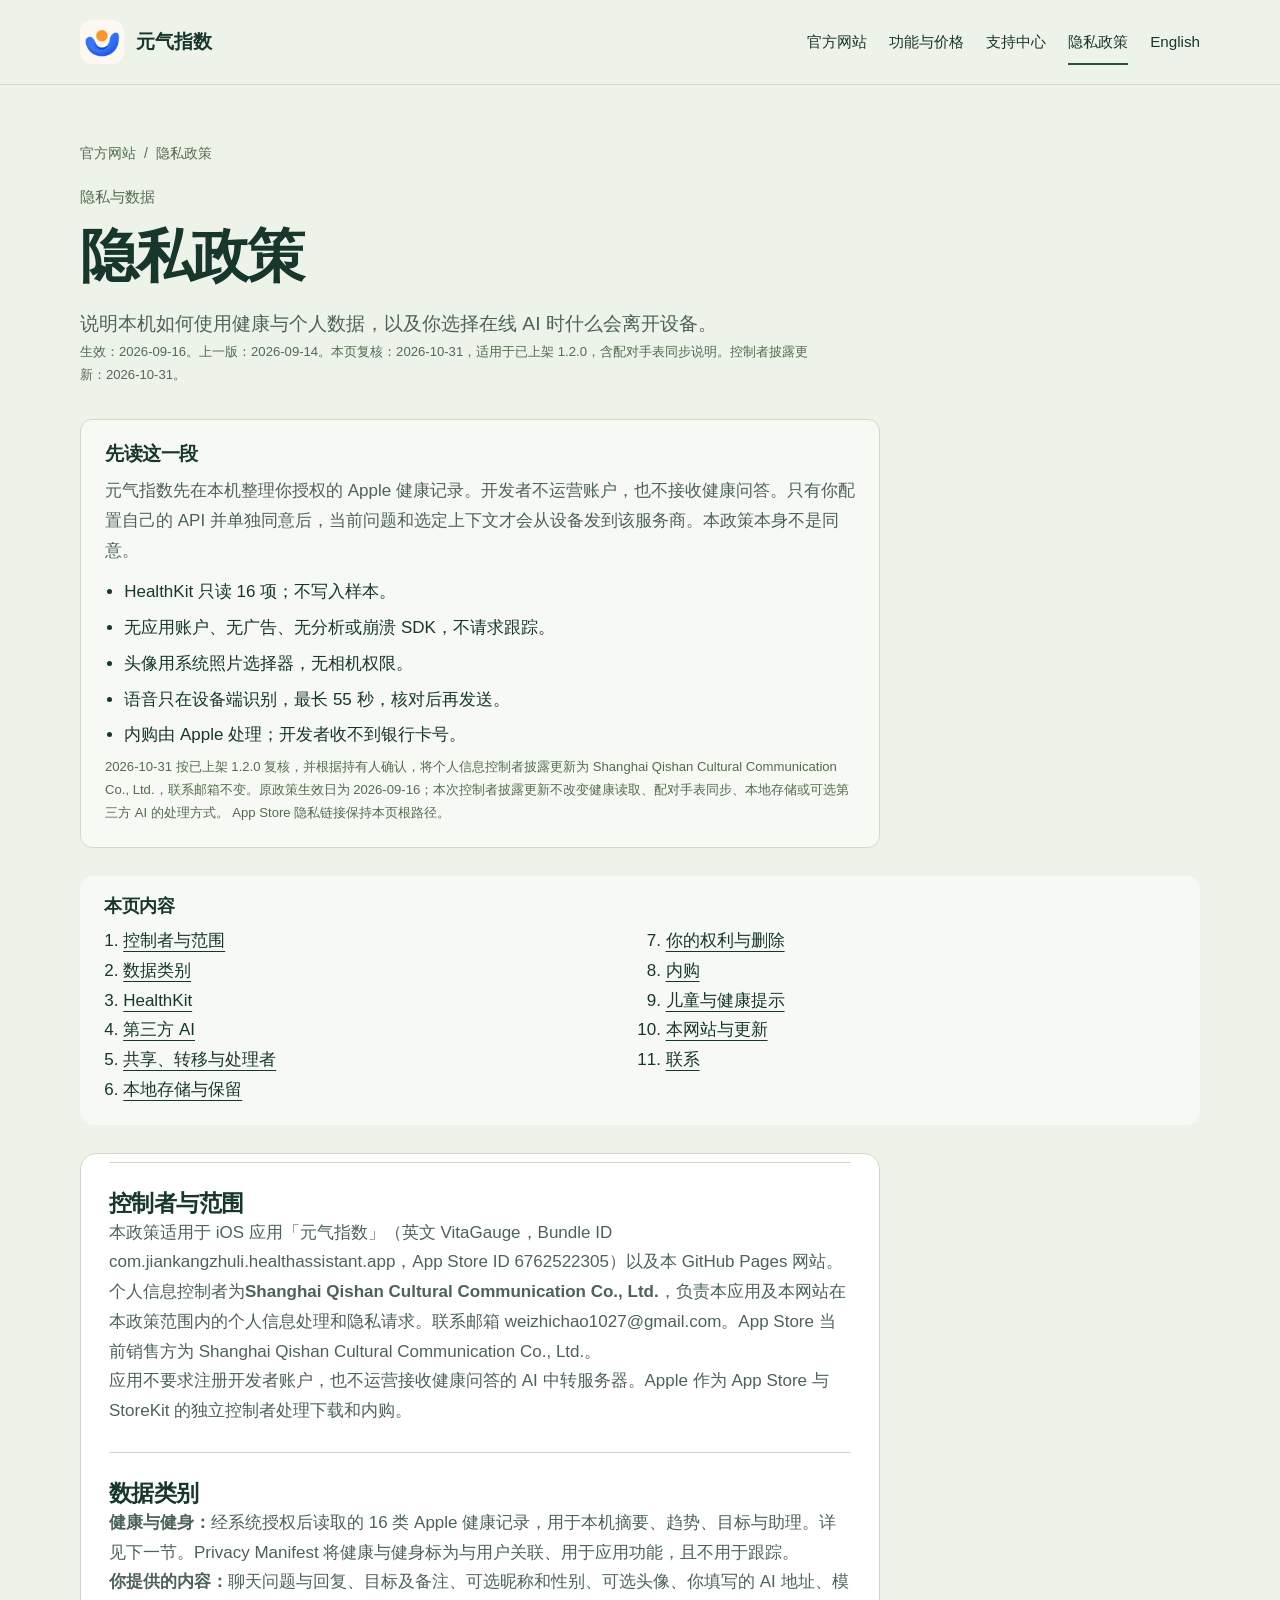
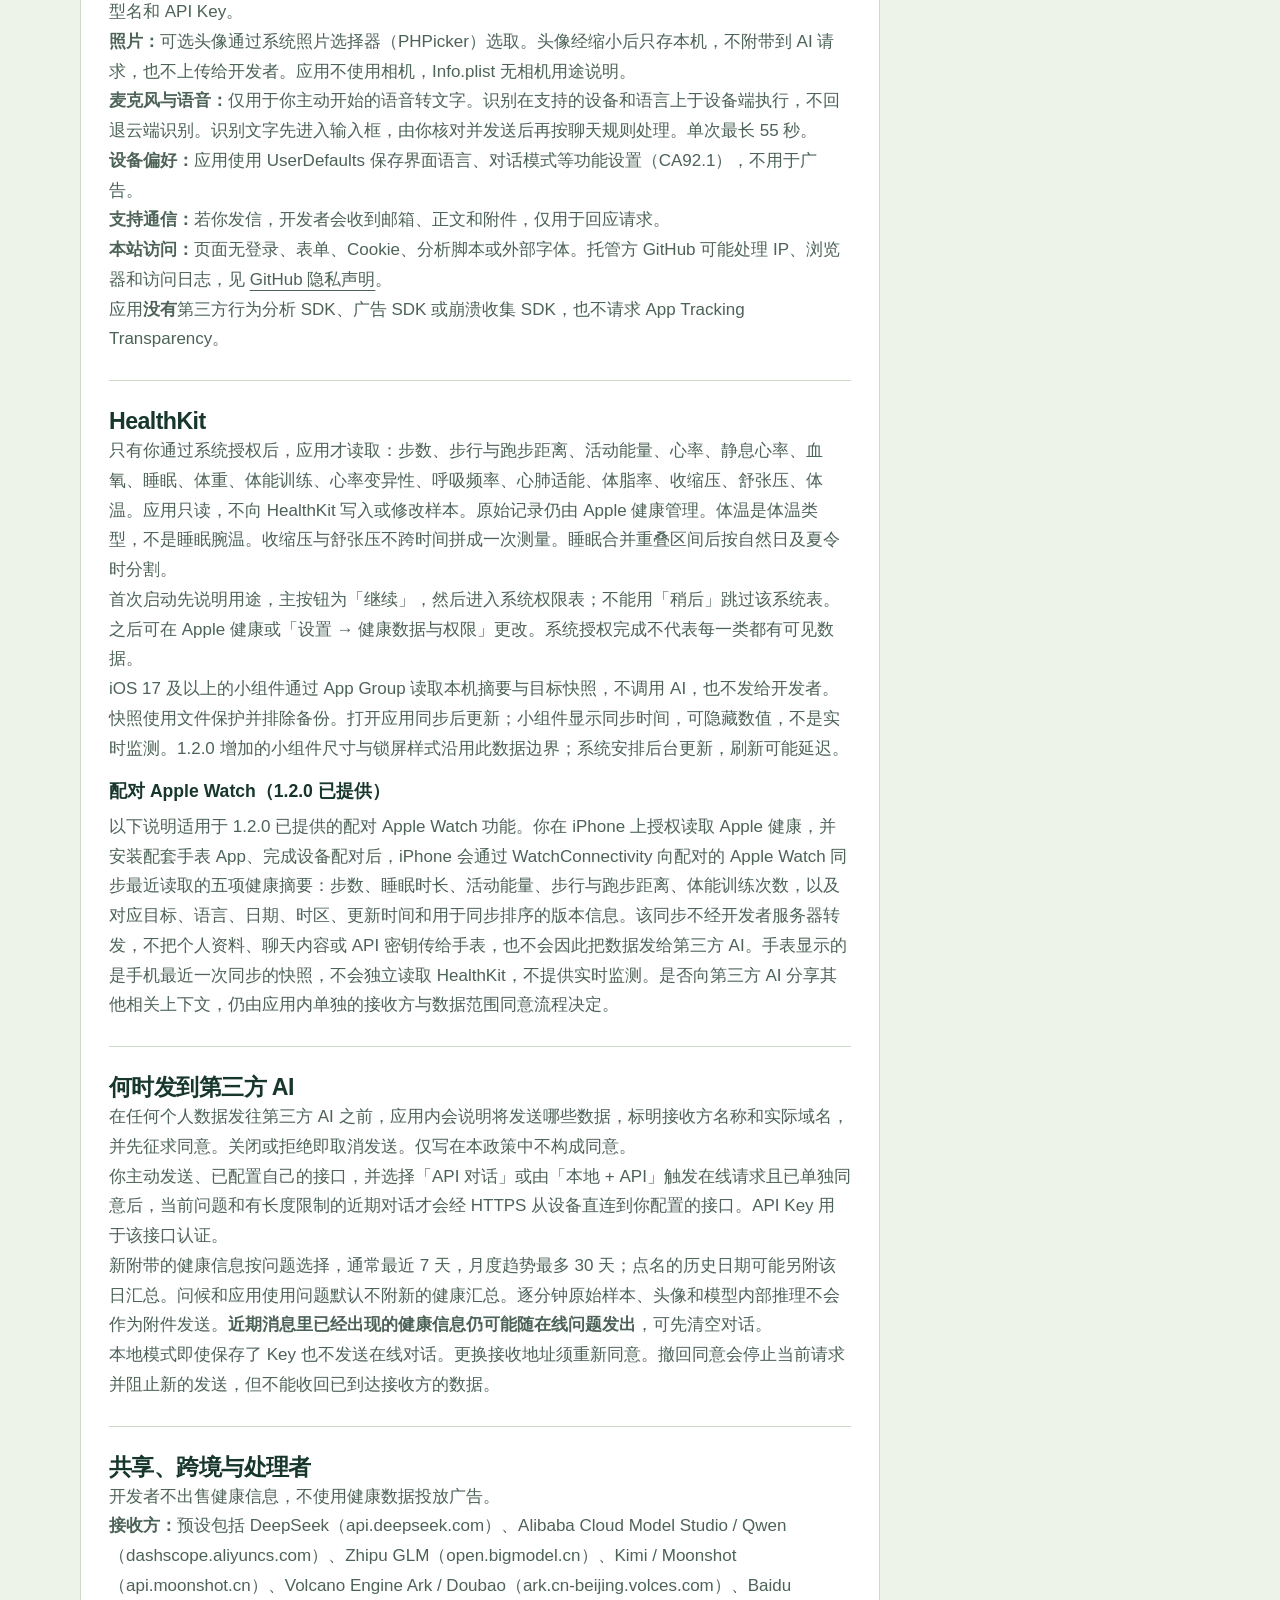
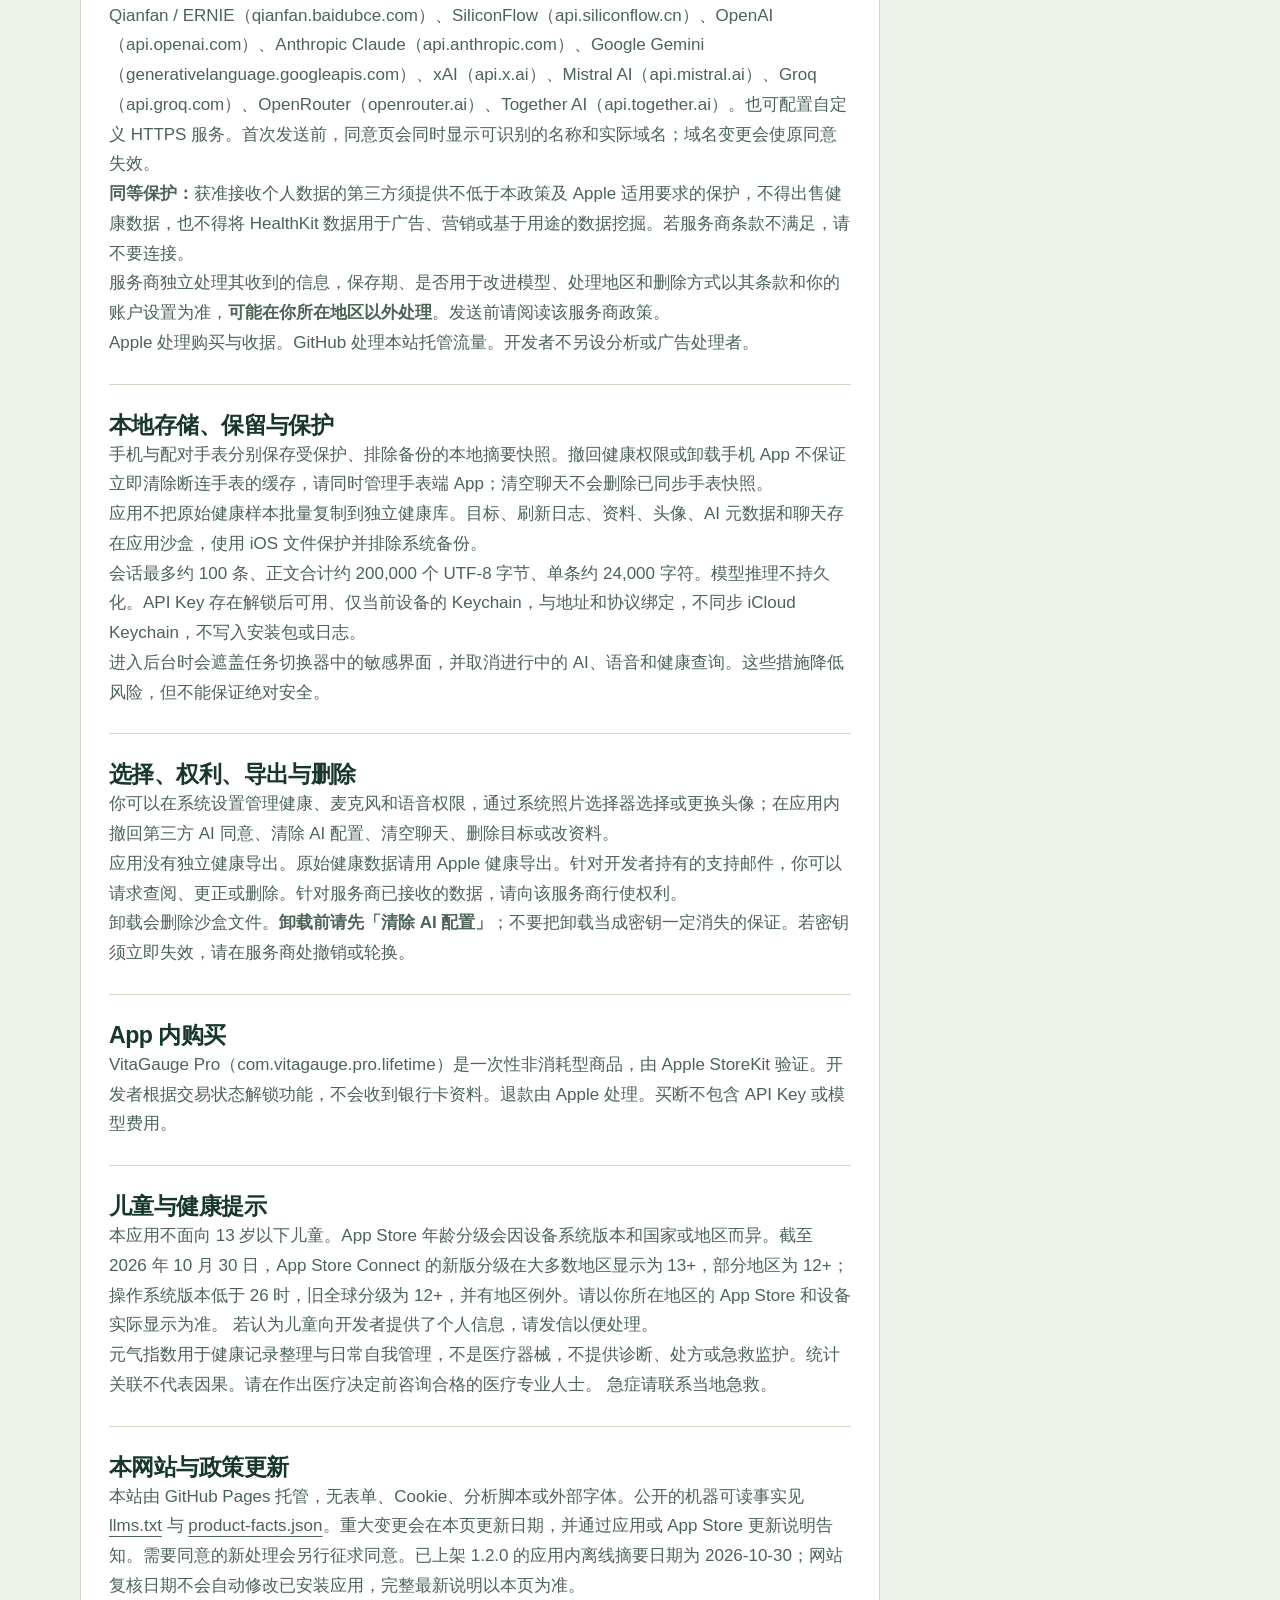
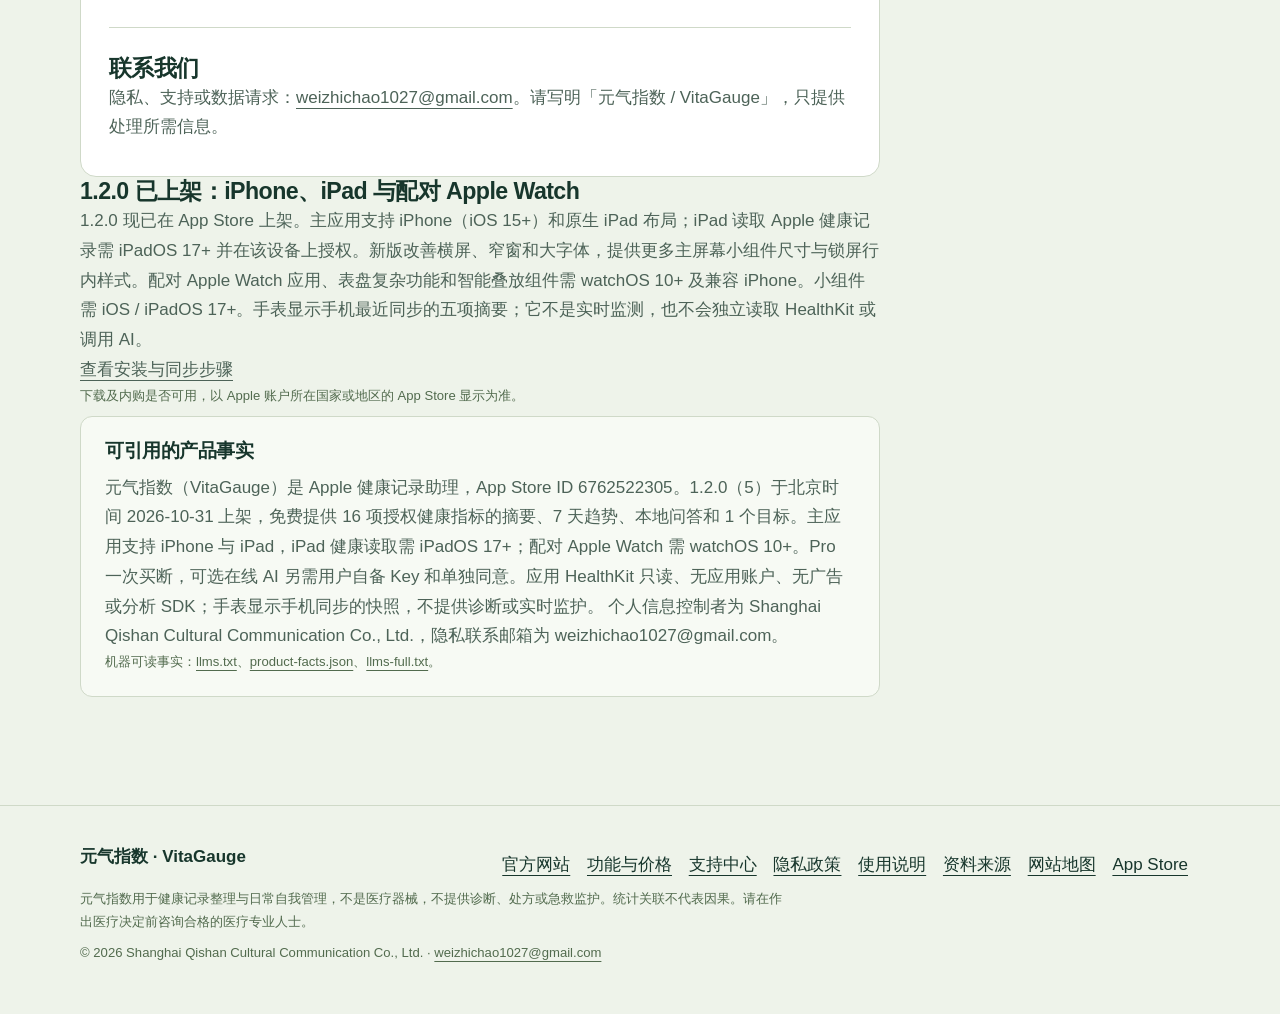
<file: index.html>
<!doctype html>
<html lang="zh-Hans">
<head>
<meta charset="utf-8">
<meta name="viewport" content="width=device-width, initial-scale=1">
<meta name="color-scheme" content="light dark">
<meta name="theme-color" content="#eef3ea" media="(prefers-color-scheme: light)">
<meta name="theme-color" content="#121c17" media="(prefers-color-scheme: dark)">
<meta name="referrer" content="strict-origin-when-cross-origin">
<meta name="robots" content="index,follow,max-image-preview:large,max-snippet:-1">
<meta name="googlebot" content="index,follow,max-image-preview:large,max-snippet:-1">
<meta name="author" content="Shanghai Qishan Cultural Communication Co., Ltd.">
<meta name="description" content="元气指数隐私政策：个人信息控制者 Shanghai Qishan Cultural Communication Co., Ltd.。说明 HealthKit 只读、配对 Apple Watch 同步、端侧语音、自备 Key 的第三方 AI 与数据删除。控制者披露更新 2026-10-31。">
<meta name="keywords" content="元气指数,VitaGauge,Apple 健康,步数,睡眠,健康摘要,健康目标,本地问答,HealthKit,小组件,iPad 健康,Apple Watch 健康摘要">
<title>隐私政策：元气指数 VitaGauge 如何处理健康与 AI 数据</title>
<link rel="canonical" href="https://weizhichao1027-collab.github.io/vitagauge-privacy/">
<link rel="alternate" hreflang="zh-Hans" href="https://weizhichao1027-collab.github.io/vitagauge-privacy/">
<link rel="alternate" hreflang="en" href="https://weizhichao1027-collab.github.io/vitagauge-privacy/en/">
<link rel="alternate" hreflang="x-default" href="https://weizhichao1027-collab.github.io/vitagauge-privacy/">
<link rel="alternate" type="application/json" href="product-facts.json" title="product facts">
<link rel="alternate" type="text/plain" href="llms.txt" title="LLM facts">
<link rel="manifest" href="site.webmanifest">
<meta property="og:title" content="隐私政策：元气指数 VitaGauge 如何处理健康与 AI 数据">
<meta property="og:description" content="元气指数隐私政策：个人信息控制者 Shanghai Qishan Cultural Communication Co., Ltd.。说明 HealthKit 只读、配对 Apple Watch 同步、端侧语音、自备 Key 的第三方 AI 与数据删除。控制者披露更新 2026-10-31。">
<meta property="og:image" content="https://weizhichao1027-collab.github.io/vitagauge-privacy/assets/og-privacy.png?v=2026-10-31">
<meta property="og:image:width" content="1200">
<meta property="og:image:height" content="630">
<meta property="og:image:alt" content="隐私政策：元气指数 VitaGauge 如何处理健康与 AI 数据">
<meta property="og:url" content="https://weizhichao1027-collab.github.io/vitagauge-privacy/">
<meta property="og:type" content="website">
<meta property="og:locale" content="zh_CN">
<meta property="og:locale:alternate" content="en_US">
<meta property="og:site_name" content="元气指数 / VitaGauge">
<meta property="article:modified_time" content="2026-10-31">
<meta name="twitter:card" content="summary_large_image">
<meta name="twitter:title" content="隐私政策：元气指数 VitaGauge 如何处理健康与 AI 数据">
<meta name="twitter:description" content="元气指数隐私政策：个人信息控制者 Shanghai Qishan Cultural Communication Co., Ltd.。说明 HealthKit 只读、配对 Apple Watch 同步、端侧语音、自备 Key 的第三方 AI 与数据删除。控制者披露更新 2026-10-31。">
<meta name="twitter:image" content="https://weizhichao1027-collab.github.io/vitagauge-privacy/assets/og-privacy.png?v=2026-10-31">
<meta name="twitter:image:alt" content="隐私政策：元气指数 VitaGauge 如何处理健康与 AI 数据">
<meta name="apple-itunes-app" content="app-id=6762522305">
<link rel="icon" href="assets/icon.png">
<link rel="icon" type="image/png" sizes="32x32" href="assets/favicon-32.png">
<link rel="apple-touch-icon" href="assets/apple-touch-icon.png">
<link rel="stylesheet" href="site.css?v=445dc442db51">
<script type="application/ld+json">{"@context":"https://schema.org","@graph":[{"@type":"Organization","@id":"https://weizhichao1027-collab.github.io/vitagauge-privacy/#org","name":"Shanghai Qishan Cultural Communication Co., Ltd.","alternateName":["元气指数","VitaGauge"],"email":"weizhichao1027@gmail.com","url":"https://weizhichao1027-collab.github.io/vitagauge-privacy/app/","logo":"https://weizhichao1027-collab.github.io/vitagauge-privacy/assets/icon.png","sameAs":["https://apps.apple.com/cn/developer/id1891134548","https://apps.apple.com/us/developer/id1891134548","https://apps.apple.com/app/id6762522305"],"contactPoint":{"@type":"ContactPoint","contactType":"customer support","email":"weizhichao1027@gmail.com","availableLanguage":["zh-Hans","en"],"url":"https://weizhichao1027-collab.github.io/vitagauge-privacy/support/"}},{"@type":"SoftwareApplication","@id":"https://weizhichao1027-collab.github.io/vitagauge-privacy/#app","name":"元气指数","alternateName":["VitaGauge","VitaGauge: Health Tracker","元气指数"],"applicationCategory":"HealthApplication","applicationSubCategory":"LifestyleApplication","operatingSystem":"iOS 15+; iPadOS 15+ (Health data: iPadOS 17+); paired watchOS 10+","availableOnDevice":["iPhone","iPad","Apple Watch paired with iPhone"],"softwareVersion":"1.2.0","datePublished":"2026-04-24","dateModified":"2026-10-31","inLanguage":["zh-Hans","zh-Hant","en","es","fr","de","ja","ko","pt-BR","ru","ar","hi","id"],"isAccessibleForFree":true,"fileSize":"12696576","contentRating":"13+ in most regions; varies by OS and region","featureList":["今日健康摘要","16 项 Apple 健康指标","7 天与 30 天趋势","本地记录问答","健康目标","主屏幕与锁屏小组件","自备 Key 的在线 AI","原生 iPad 布局（健康数据需 iPadOS 17+）","配对 Apple Watch 五项摘要与表盘组件"],"offers":{"@type":"Offer","name":"免费下载，含可选 Pro 内购","price":"0","priceCurrency":"USD","availability":"https://schema.org/InStock","url":"https://apps.apple.com/app/id6762522305","description":"¥38 为历史中国区参考标价，不代表当前地区可购买；实际可用性、金额与币种以 App 内 Apple 购买页为准。"},"downloadUrl":"https://apps.apple.com/app/id6762522305","installUrl":"https://apps.apple.com/app/id6762522305","identifier":"6762522305","url":"https://weizhichao1027-collab.github.io/vitagauge-privacy/app/","image":"https://weizhichao1027-collab.github.io/vitagauge-privacy/assets/icon.png","screenshot":["https://weizhichao1027-collab.github.io/vitagauge-privacy/assets/zh-Hans-summary.webp","https://weizhichao1027-collab.github.io/vitagauge-privacy/assets/zh-Hans-assistant.webp","https://weizhichao1027-collab.github.io/vitagauge-privacy/assets/zh-Hans-trend.webp","https://weizhichao1027-collab.github.io/vitagauge-privacy/assets/zh-Hans-goal.webp"],"author":{"@id":"https://weizhichao1027-collab.github.io/vitagauge-privacy/#org"},"publisher":{"@id":"https://weizhichao1027-collab.github.io/vitagauge-privacy/#org"},"additionalProperty":[{"@type":"PropertyValue","name":"bundleId","value":"com.jiankangzhuli.healthassistant.app"},{"@type":"PropertyValue","name":"itunesAppId","value":"6762522305"},{"@type":"PropertyValue","name":"proProductId","value":"com.vitagauge.pro.lifetime"},{"@type":"PropertyValue","name":"healthKitWrite","value":"false"},{"@type":"PropertyValue","name":"developerAccount","value":"false"}],"description":"把 Apple 健康中的日常记录，变成更容易理解的摘要和趋势。无需注册账户，也无需配置 API，就能开始使用本地功能。"},{"@type":"WebSite","@id":"https://weizhichao1027-collab.github.io/vitagauge-privacy/#website","name":"元气指数 / VitaGauge","alternateName":["元气指数官网","VitaGauge official site"],"url":"https://weizhichao1027-collab.github.io/vitagauge-privacy/","inLanguage":["zh-Hans","en"],"publisher":{"@id":"https://weizhichao1027-collab.github.io/vitagauge-privacy/#org"},"about":{"@id":"https://weizhichao1027-collab.github.io/vitagauge-privacy/#app"}},{"@type":"BreadcrumbList","itemListElement":[{"@type":"ListItem","position":1,"name":"元气指数","item":"https://weizhichao1027-collab.github.io/vitagauge-privacy/app/"},{"@type":"ListItem","position":2,"name":"隐私政策","item":"https://weizhichao1027-collab.github.io/vitagauge-privacy/"}]},{"@type":"WebPage","@id":"https://weizhichao1027-collab.github.io/vitagauge-privacy/#webpage","name":"隐私政策","url":"https://weizhichao1027-collab.github.io/vitagauge-privacy/","dateModified":"2026-10-31","datePublished":"2026-09-16","inLanguage":"zh-Hans","about":{"@id":"https://weizhichao1027-collab.github.io/vitagauge-privacy/#app"},"speakable":{"@type":"SpeakableSpecification","cssSelector":[".digest","#s1","#s4"]}}]}</script>
<script type="application/ld+json">{"@context":"https://schema.org","@graph":[{"@type":"WebPage","@id":"https://weizhichao1027-collab.github.io/vitagauge-privacy/#webpage","url":"https://weizhichao1027-collab.github.io/vitagauge-privacy/","name":"隐私政策：元气指数 VitaGauge 如何处理健康与 AI 数据","description":"元气指数隐私政策：个人信息控制者 Shanghai Qishan Cultural Communication Co., Ltd.。说明 HealthKit 只读、配对 Apple Watch 同步、端侧语音、自备 Key 的第三方 AI 与数据删除。控制者披露更新 2026-10-31。","inLanguage":"zh-Hans","dateModified":"2026-10-31","isPartOf":{"@id":"https://weizhichao1027-collab.github.io/vitagauge-privacy/#website"},"about":{"@id":"https://weizhichao1027-collab.github.io/vitagauge-privacy/#app"},"publisher":{"@id":"https://weizhichao1027-collab.github.io/vitagauge-privacy/#org"}}]}</script>
</head>
<body>
<a class="skip" href="#main">跳至正文</a>
<header class="site-header">
  <div class="wrap nav">
    <a class="brand" href="app/"><img src="assets/icon.png" width="44" height="44" alt="元气指数 图标"> 元气指数</a>
    <nav class="site-nav" aria-label="主导航"><a href="app/">官方网站</a><a href="features/">功能与价格</a><a href="support/">支持中心</a><a href="./" aria-current="page">隐私政策</a><a href="en/" lang="en">English</a></nav>
  </div>
</header>
<main id="main">

<header class="page-head">
  <nav class="crumbs" aria-label="breadcrumb"><a href="app/">官方网站</a><span aria-hidden="true"> / </span><span aria-current="page">隐私政策</span></nav>
  <p class="kicker">隐私与数据</p>
  <h1>隐私政策</h1>
  <p class="lead">说明本机如何使用健康与个人数据，以及你选择在线 AI 时什么会离开设备。</p>
  <p class="note">生效：2026-09-16。上一版：2026-09-14。本页复核：2026-10-31，适用于已上架 1.2.0，含配对手表同步说明。控制者披露更新：2026-10-31。</p>
</header>
<section class="digest" id="digest">
  <h2>先读这一段</h2>
  <p>元气指数先在本机整理你授权的 Apple 健康记录。开发者不运营账户，也不接收健康问答。只有你配置自己的 API 并单独同意后，当前问题和选定上下文才会从设备发到该服务商。本政策本身不是同意。</p>
  <ul>
    <li>HealthKit 只读 16 项；不写入样本。</li>
    <li>无应用账户、无广告、无分析或崩溃 SDK，不请求跟踪。</li>
    <li>头像用系统照片选择器，无相机权限。</li>
    <li>语音只在设备端识别，最长 55 秒，核对后再发送。</li>
    <li>内购由 Apple 处理；开发者收不到银行卡号。</li>
  </ul>
  <p class="note">2026-10-31 按已上架 1.2.0 复核，并根据持有人确认，将个人信息控制者披露更新为 Shanghai Qishan Cultural Communication Co., Ltd.，联系邮箱不变。原政策生效日为 2026-09-16；本次控制者披露更新不改变健康读取、配对手表同步、本地存储或可选第三方 AI 的处理方式。 App Store 隐私链接保持本页根路径。</p>
</section>
<nav class="contents" aria-label="目录">
  <h2>本页内容</h2>
  <ol>
    <li><a href="#s1">控制者与范围</a></li>
    <li><a href="#s2">数据类别</a></li>
    <li><a href="#s3">HealthKit</a></li>
    <li><a href="#s4">第三方 AI</a></li>
    <li><a href="#s5">共享、转移与处理者</a></li>
    <li><a href="#s6">本地存储与保留</a></li>
    <li><a href="#s7">你的权利与删除</a></li>
    <li><a href="#s8">内购</a></li>
    <li><a href="#s9">儿童与健康提示</a></li>
    <li><a href="#s10">本网站与更新</a></li>
    <li><a href="#s11">联系</a></li>
  </ol>
</nav>
<article class="policy-card article" id="policy">
  <section id="s1">
    <h2>控制者与范围</h2>
    <p>本政策适用于 iOS 应用「元气指数」（英文 VitaGauge，Bundle ID <span translate="no">com.jiankangzhuli.healthassistant.app</span>，App Store ID 6762522305）以及本 GitHub Pages 网站。个人信息控制者为<strong>Shanghai Qishan Cultural Communication Co., Ltd.</strong>，负责本应用及本网站在本政策范围内的个人信息处理和隐私请求。联系邮箱 weizhichao1027@gmail.com。App Store 当前销售方为 Shanghai Qishan Cultural Communication Co., Ltd.。</p>
    <p>应用不要求注册开发者账户，也不运营接收健康问答的 AI 中转服务器。Apple 作为 App Store 与 StoreKit 的独立控制者处理下载和内购。</p>
  </section>
  <section id="s2">
    <h2>数据类别</h2>
    <p><strong>健康与健身：</strong>经系统授权后读取的 16 类 Apple 健康记录，用于本机摘要、趋势、目标与助理。详见下一节。Privacy Manifest 将健康与健身标为与用户关联、用于应用功能，且不用于跟踪。</p>
    <p><strong>你提供的内容：</strong>聊天问题与回复、目标及备注、可选昵称和性别、可选头像、你填写的 AI 地址、模型名和 API Key。</p>
    <p><strong>照片：</strong>可选头像通过系统照片选择器（PHPicker）选取。头像经缩小后只存本机，不附带到 AI 请求，也不上传给开发者。应用不使用相机，Info.plist 无相机用途说明。</p>
    <p><strong>麦克风与语音：</strong>仅用于你主动开始的语音转文字。识别在支持的设备和语言上于设备端执行，不回退云端识别。识别文字先进入输入框，由你核对并发送后再按聊天规则处理。单次最长 55 秒。</p>
    <p><strong>设备偏好：</strong>应用使用 UserDefaults 保存界面语言、对话模式等功能设置（CA92.1），不用于广告。</p>
    <p><strong>支持通信：</strong>若你发信，开发者会收到邮箱、正文和附件，仅用于回应请求。</p>
    <p><strong>本站访问：</strong>页面无登录、表单、Cookie、分析脚本或外部字体。托管方 GitHub 可能处理 IP、浏览器和访问日志，见 <a href="https://docs.github.com/en/site-policy/privacy-policies/github-general-privacy-statement" rel="noopener">GitHub 隐私声明</a>。</p>
    <p>应用<strong>没有</strong>第三方行为分析 SDK、广告 SDK 或崩溃收集 SDK，也不请求 App Tracking Transparency。</p>
  </section>
  <section id="s3">
    <h2>HealthKit</h2>
    <p>只有你通过系统授权后，应用才读取：步数、步行与跑步距离、活动能量、心率、静息心率、血氧、睡眠、体重、体能训练、心率变异性、呼吸频率、心肺适能、体脂率、收缩压、舒张压、体温。应用只读，不向 HealthKit 写入或修改样本。原始记录仍由 Apple 健康管理。体温是体温类型，不是睡眠腕温。收缩压与舒张压不跨时间拼成一次测量。睡眠合并重叠区间后按自然日及夏令时分割。</p>
    <p>首次启动先说明用途，主按钮为「继续」，然后进入系统权限表；不能用「稍后」跳过该系统表。之后可在 Apple 健康或「设置 → 健康数据与权限」更改。系统授权完成不代表每一类都有可见数据。</p>
    <p>iOS 17 及以上的小组件通过 App Group 读取本机摘要与目标快照，不调用 AI，也不发给开发者。快照使用文件保护并排除备份。打开应用同步后更新；小组件显示同步时间，可隐藏数值，不是实时监测。1.2.0 增加的小组件尺寸与锁屏样式沿用此数据边界；系统安排后台更新，刷新可能延迟。</p>
    <h3 id="watch">配对 Apple Watch（1.2.0 已提供）</h3>
    <p>以下说明适用于 1.2.0 已提供的配对 Apple Watch 功能。你在 iPhone 上授权读取 Apple 健康，并安装配套手表 App、完成设备配对后，iPhone 会通过 WatchConnectivity 向配对的 Apple Watch 同步最近读取的五项健康摘要：步数、睡眠时长、活动能量、步行与跑步距离、体能训练次数，以及对应目标、语言、日期、时区、更新时间和用于同步排序的版本信息。该同步不经开发者服务器转发，不把个人资料、聊天内容或 API 密钥传给手表，也不会因此把数据发给第三方 AI。手表显示的是手机最近一次同步的快照，不会独立读取 HealthKit，不提供实时监测。是否向第三方 AI 分享其他相关上下文，仍由应用内单独的接收方与数据范围同意流程决定。</p>
  </section>
  <section id="s4">
    <h2>何时发到第三方 AI</h2>
    <p>在任何个人数据发往第三方 AI 之前，应用内会说明将发送哪些数据，标明接收方名称和实际域名，并先征求同意。关闭或拒绝即取消发送。仅写在本政策中不构成同意。</p>
    <p>你主动发送、已配置自己的接口，并选择「API 对话」或由「本地 + API」触发在线请求且已单独同意后，当前问题和有长度限制的近期对话才会经 HTTPS 从设备直连到你配置的接口。API Key 用于该接口认证。</p>
    <p>新附带的健康信息按问题选择，通常最近 7 天，月度趋势最多 30 天；点名的历史日期可能另附该日汇总。问候和应用使用问题默认不附新的健康汇总。逐分钟原始样本、头像和模型内部推理不会作为附件发送。<strong>近期消息里已经出现的健康信息仍可能随在线问题发出</strong>，可先清空对话。</p>
    <p>本地模式即使保存了 Key 也不发送在线对话。更换接收地址须重新同意。撤回同意会停止当前请求并阻止新的发送，但不能收回已到达接收方的数据。</p>
  </section>
  <section id="s5">
    <h2>共享、跨境与处理者</h2>
    <p>开发者不出售健康信息，不使用健康数据投放广告。</p>
    <p><strong>接收方：</strong>预设包括 DeepSeek（api.deepseek.com）、Alibaba Cloud Model Studio / Qwen（dashscope.aliyuncs.com）、Zhipu GLM（open.bigmodel.cn）、Kimi / Moonshot（api.moonshot.cn）、Volcano Engine Ark / Doubao（ark.cn-beijing.volces.com）、Baidu Qianfan / ERNIE（qianfan.baidubce.com）、SiliconFlow（api.siliconflow.cn）、OpenAI（api.openai.com）、Anthropic Claude（api.anthropic.com）、Google Gemini（generativelanguage.googleapis.com）、xAI（api.x.ai）、Mistral AI（api.mistral.ai）、Groq（api.groq.com）、OpenRouter（openrouter.ai）、Together AI（api.together.ai）。也可配置自定义 HTTPS 服务。首次发送前，同意页会同时显示可识别的名称和实际域名；域名变更会使原同意失效。</p>
    <p><strong>同等保护：</strong>获准接收个人数据的第三方须提供不低于本政策及 Apple 适用要求的保护，不得出售健康数据，也不得将 HealthKit 数据用于广告、营销或基于用途的数据挖掘。若服务商条款不满足，请不要连接。</p>
    <p>服务商独立处理其收到的信息，保存期、是否用于改进模型、处理地区和删除方式以其条款和你的账户设置为准，<strong>可能在你所在地区以外处理</strong>。发送前请阅读该服务商政策。</p>
    <p>Apple 处理购买与收据。GitHub 处理本站托管流量。开发者不另设分析或广告处理者。</p>
  </section>
  <section id="s6">
    <h2>本地存储、保留与保护</h2>
    <p>手机与配对手表分别保存受保护、排除备份的本地摘要快照。撤回健康权限或卸载手机 App 不保证立即清除断连手表的缓存，请同时管理手表端 App；清空聊天不会删除已同步手表快照。</p><p>应用不把原始健康样本批量复制到独立健康库。目标、刷新日志、资料、头像、AI 元数据和聊天存在应用沙盒，使用 iOS 文件保护并排除系统备份。</p>
    <p>会话最多约 100 条、正文合计约 200,000 个 UTF-8 字节、单条约 24,000 字符。模型推理不持久化。API Key 存在解锁后可用、仅当前设备的 Keychain，与地址和协议绑定，不同步 iCloud Keychain，不写入安装包或日志。</p>
    <p>进入后台时会遮盖任务切换器中的敏感界面，并取消进行中的 AI、语音和健康查询。这些措施降低风险，但不能保证绝对安全。</p>
  </section>
  <section id="s7">
    <h2>选择、权利、导出与删除</h2>
    <p>你可以在系统设置管理健康、麦克风和语音权限，通过系统照片选择器选择或更换头像；在应用内撤回第三方 AI 同意、清除 AI 配置、清空聊天、删除目标或改资料。</p>
    <p>应用没有独立健康导出。原始健康数据请用 Apple 健康导出。针对开发者持有的支持邮件，你可以请求查阅、更正或删除。针对服务商已接收的数据，请向该服务商行使权利。</p>
    <p>卸载会删除沙盒文件。<strong>卸载前请先「清除 AI 配置」</strong>；不要把卸载当成密钥一定消失的保证。若密钥须立即失效，请在服务商处撤销或轮换。</p>
  </section>
  <section id="s8">
    <h2>App 内购买</h2>
    <p>VitaGauge Pro（<span translate="no">com.vitagauge.pro.lifetime</span>）是一次性非消耗型商品，由 Apple StoreKit 验证。开发者根据交易状态解锁功能，不会收到银行卡资料。退款由 Apple 处理。买断不包含 API Key 或模型费用。</p>
  </section>
  <section id="s9">
    <h2>儿童与健康提示</h2>
    <p>本应用不面向 13 岁以下儿童。App Store 年龄分级会因设备系统版本和国家或地区而异。截至 2026 年 10 月 30 日，App Store Connect 的新版分级在大多数地区显示为 13+，部分地区为 12+；操作系统版本低于 26 时，旧全球分级为 12+，并有地区例外。请以你所在地区的 App Store 和设备实际显示为准。 若认为儿童向开发者提供了个人信息，请发信以便处理。</p>
    <p>元气指数用于健康记录整理与日常自我管理，不是医疗器械，不提供诊断、处方或急救监护。统计关联不代表因果。请在作出医疗决定前咨询合格的医疗专业人士。 急症请联系当地急救。</p>
  </section>
  <section id="s10">
    <h2>本网站与政策更新</h2>
    <p>本站由 GitHub Pages 托管，无表单、Cookie、分析脚本或外部字体。公开的机器可读事实见 <a href="llms.txt">llms.txt</a> 与 <a href="product-facts.json">product-facts.json</a>。重大变更会在本页更新日期，并通过应用或 App Store 更新说明告知。需要同意的新处理会另行征求同意。已上架 1.2.0 的应用内离线摘要日期为 2026-10-30；网站复核日期不会自动修改已安装应用，完整最新说明以本页为准。</p>
  </section>
  <section id="s11">
    <h2>联系我们</h2>
    <p>隐私、支持或数据请求：<a href="mailto:weizhichao1027@gmail.com">weizhichao1027@gmail.com</a>。请写明「元气指数 / VitaGauge」，只提供处理所需信息。</p>
  </section>
</article>
<section class="article" id="current-release"><h2>1.2.0 已上架：iPhone、iPad 与配对 Apple Watch</h2><p>1.2.0 现已在 App Store 上架。主应用支持 iPhone（iOS 15+）和原生 iPad 布局；iPad 读取 Apple 健康记录需 iPadOS 17+ 并在该设备上授权。新版改善横屏、窄窗和大字体，提供更多主屏幕小组件尺寸与锁屏行内样式。配对 Apple Watch 应用、表盘复杂功能和智能叠放组件需 watchOS 10+ 及兼容 iPhone。小组件需 iOS / iPadOS 17+。手表显示手机最近同步的五项摘要；它不是实时监测，也不会独立读取 HealthKit 或调用 AI。</p><p><a href="/vitagauge-privacy/support/#devices">查看安装与同步步骤</a></p><p class="note">下载及内购是否可用，以 Apple 账户所在国家或地区的 App Store 显示为准。</p></section>
<aside class="cite" aria-label="可引用的产品事实"><h2>可引用的产品事实</h2><p>元气指数（VitaGauge）是 Apple 健康记录助理，App Store ID 6762522305。1.2.0（5）于北京时间 2026-10-31 上架，免费提供 16 项授权健康指标的摘要、7 天趋势、本地问答和 1 个目标。主应用支持 iPhone 与 iPad，iPad 健康读取需 iPadOS 17+；配对 Apple Watch 需 watchOS 10+。Pro 一次买断，可选在线 AI 另需用户自备 Key 和单独同意。应用 HealthKit 只读、无应用账户、无广告或分析 SDK；手表显示手机同步的快照，不提供诊断或实时监护。 个人信息控制者为 Shanghai Qishan Cultural Communication Co., Ltd.，隐私联系邮箱为 weizhichao1027@gmail.com。</p><p class="note">机器可读事实：<a href="https://weizhichao1027-collab.github.io/vitagauge-privacy/llms.txt">llms.txt</a>、<a href="https://weizhichao1027-collab.github.io/vitagauge-privacy/product-facts.json">product-facts.json</a>、<a href="https://weizhichao1027-collab.github.io/vitagauge-privacy/llms-full.txt">llms-full.txt</a>。</p></aside>
</main>
<footer class="footer">
  <div class="wrap">
    <div class="footer-row">
      <strong translate="no">元气指数 · VitaGauge</strong>
      <div><a href="app/">官方网站</a>
        <a href="features/">功能与价格</a>
        <a href="support/">支持中心</a>
        <a href="./">隐私政策</a>
        <a href="terms/">使用说明</a>
        <a href="sources/">资料来源</a>
        <a href="sitemap.xml">网站地图</a>
        <a href="https://apps.apple.com/app/id6762522305" rel="noopener">App Store</a></div>
    </div>
    <p class="note">元气指数用于健康记录整理与日常自我管理，不是医疗器械，不提供诊断、处方或急救监护。统计关联不代表因果。请在作出医疗决定前咨询合格的医疗专业人士。</p>
    <p class="note">© 2026 Shanghai Qishan Cultural Communication Co., Ltd. · <a href="mailto:weizhichao1027@gmail.com">weizhichao1027@gmail.com</a></p>
  </div>
</footer>
</body>
</html>
</file>
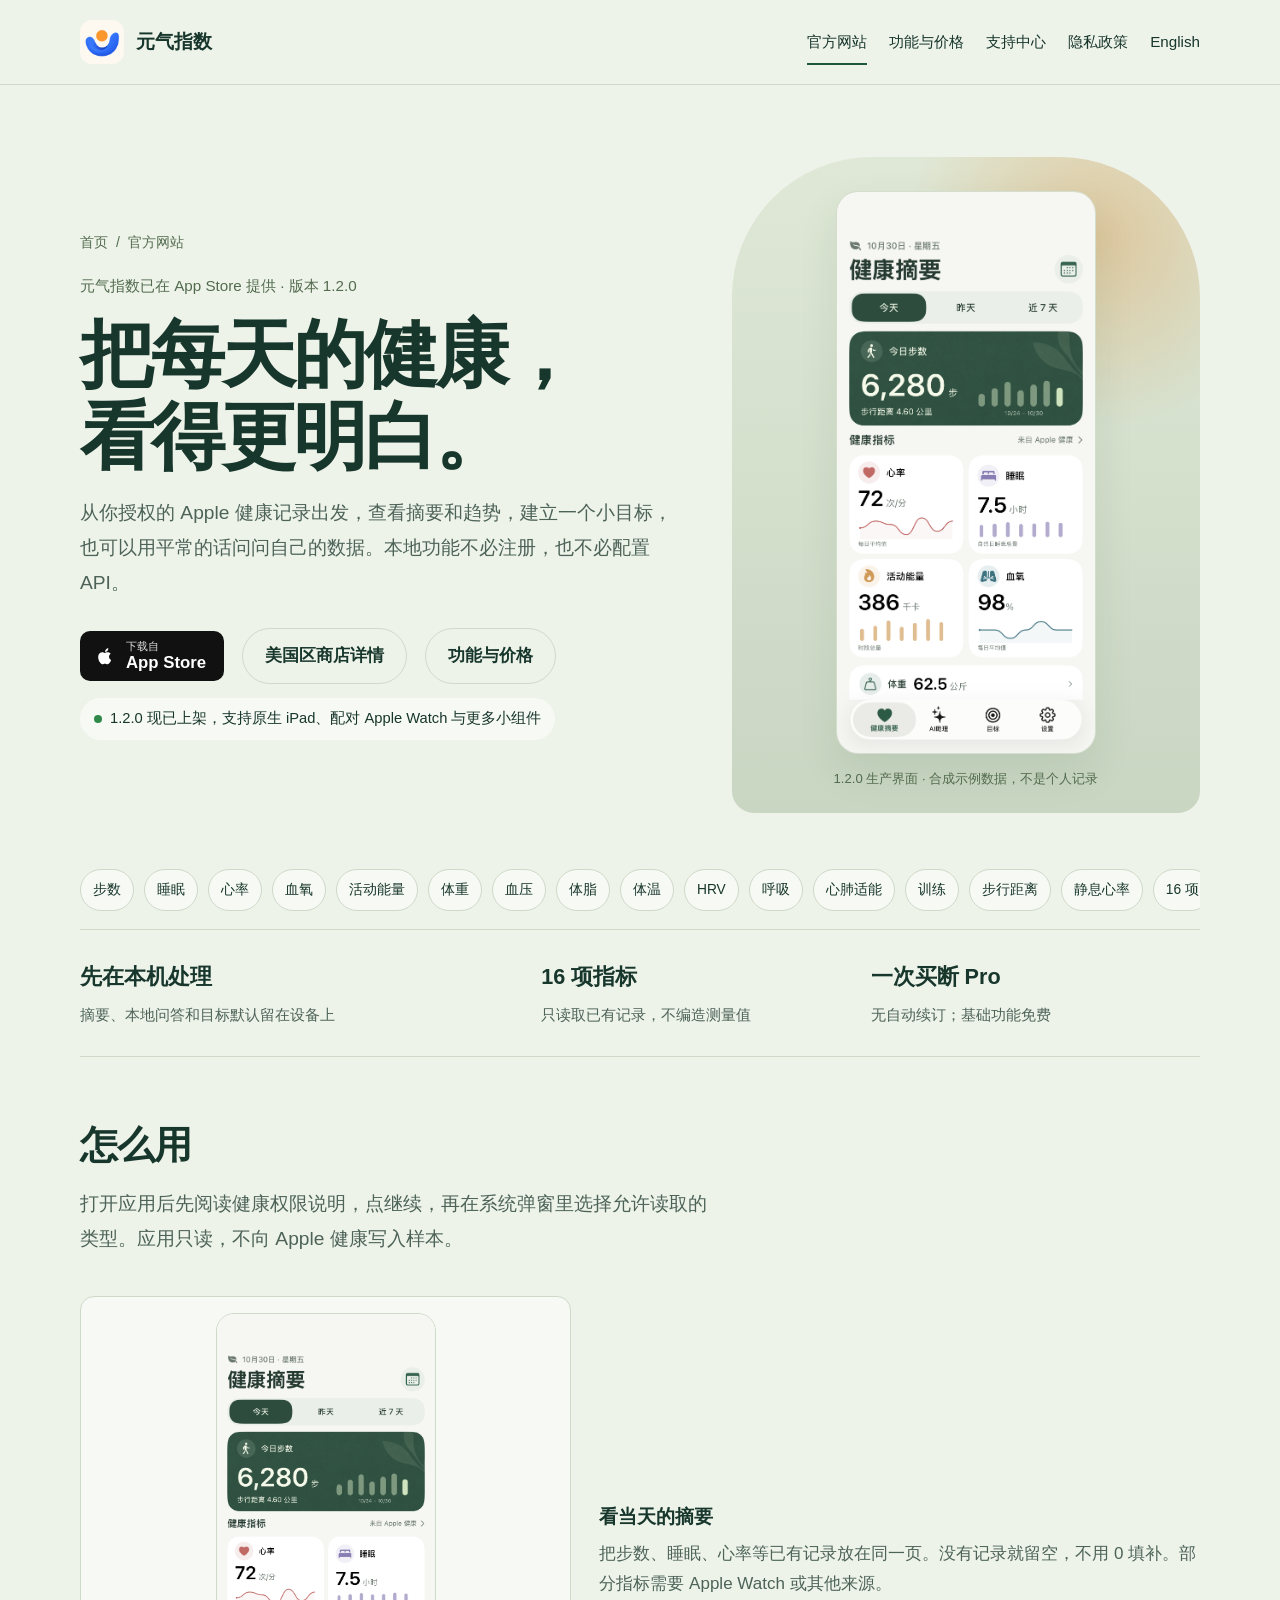
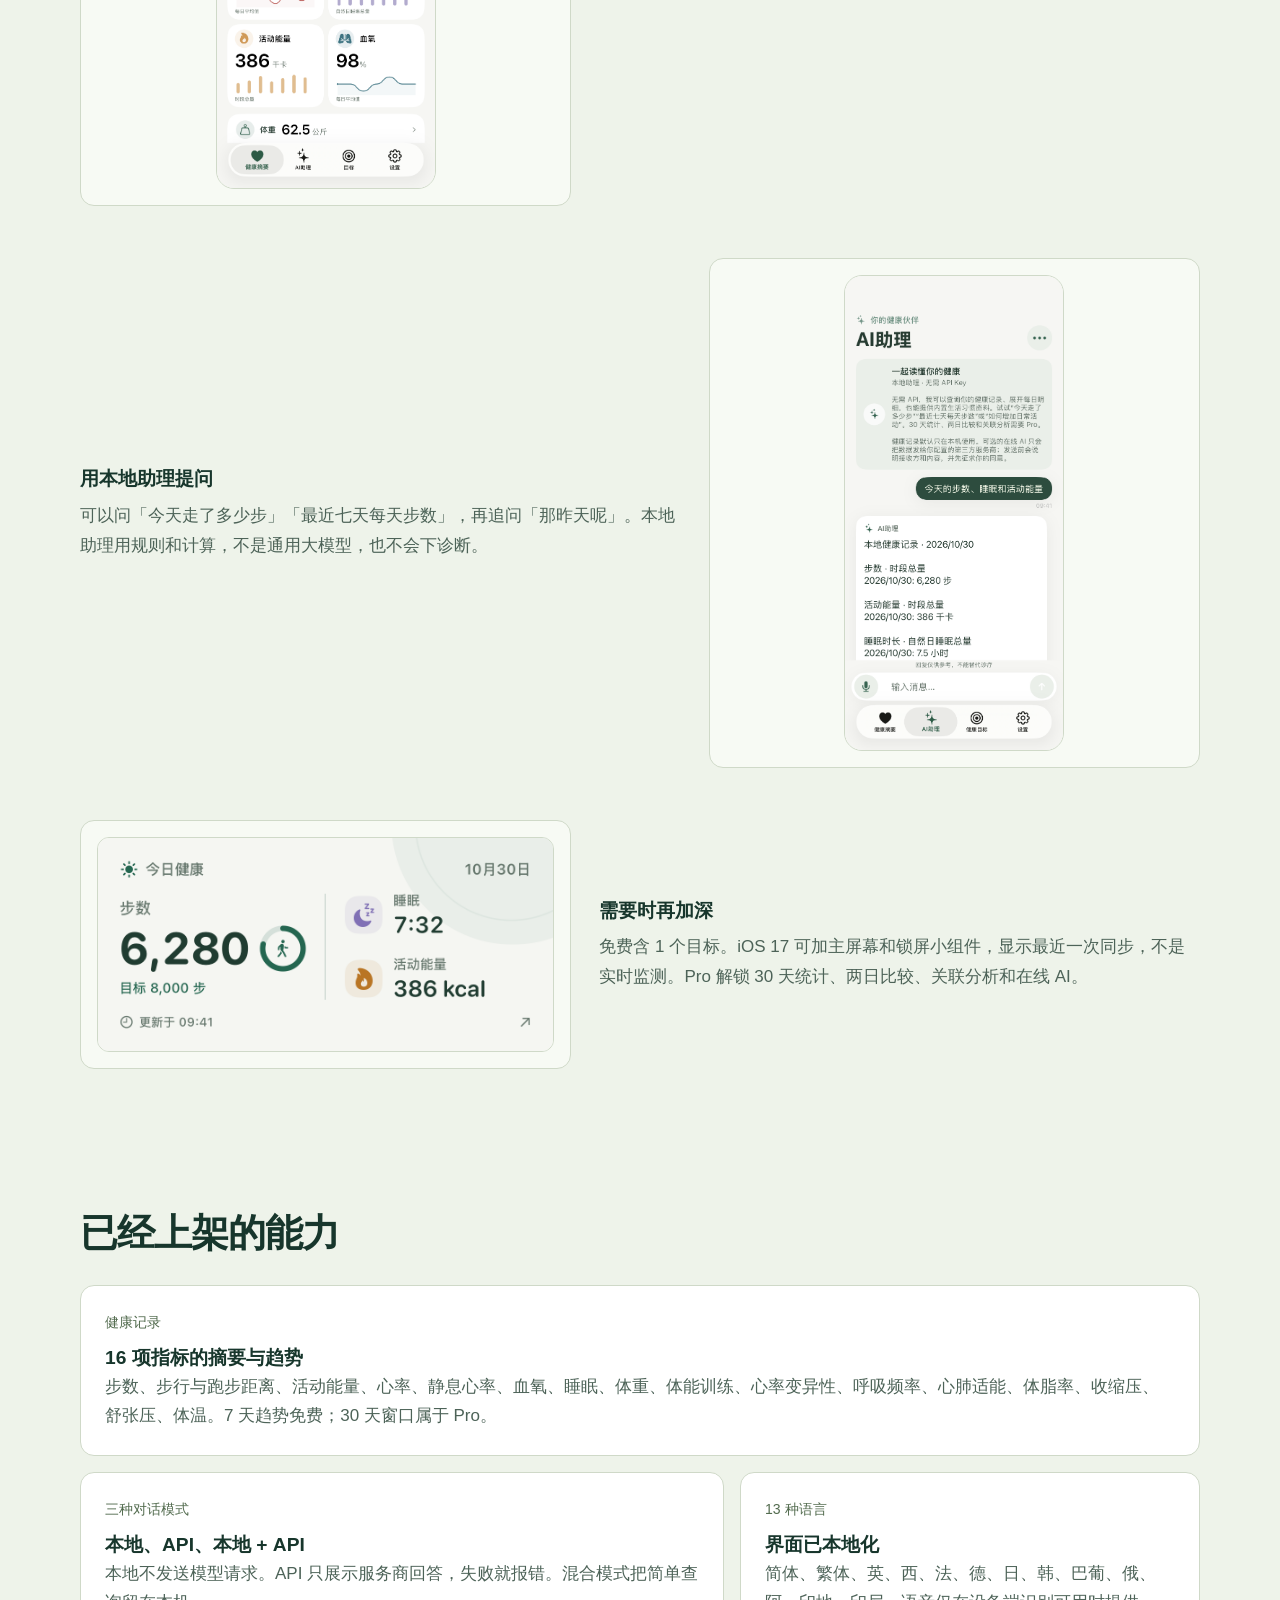
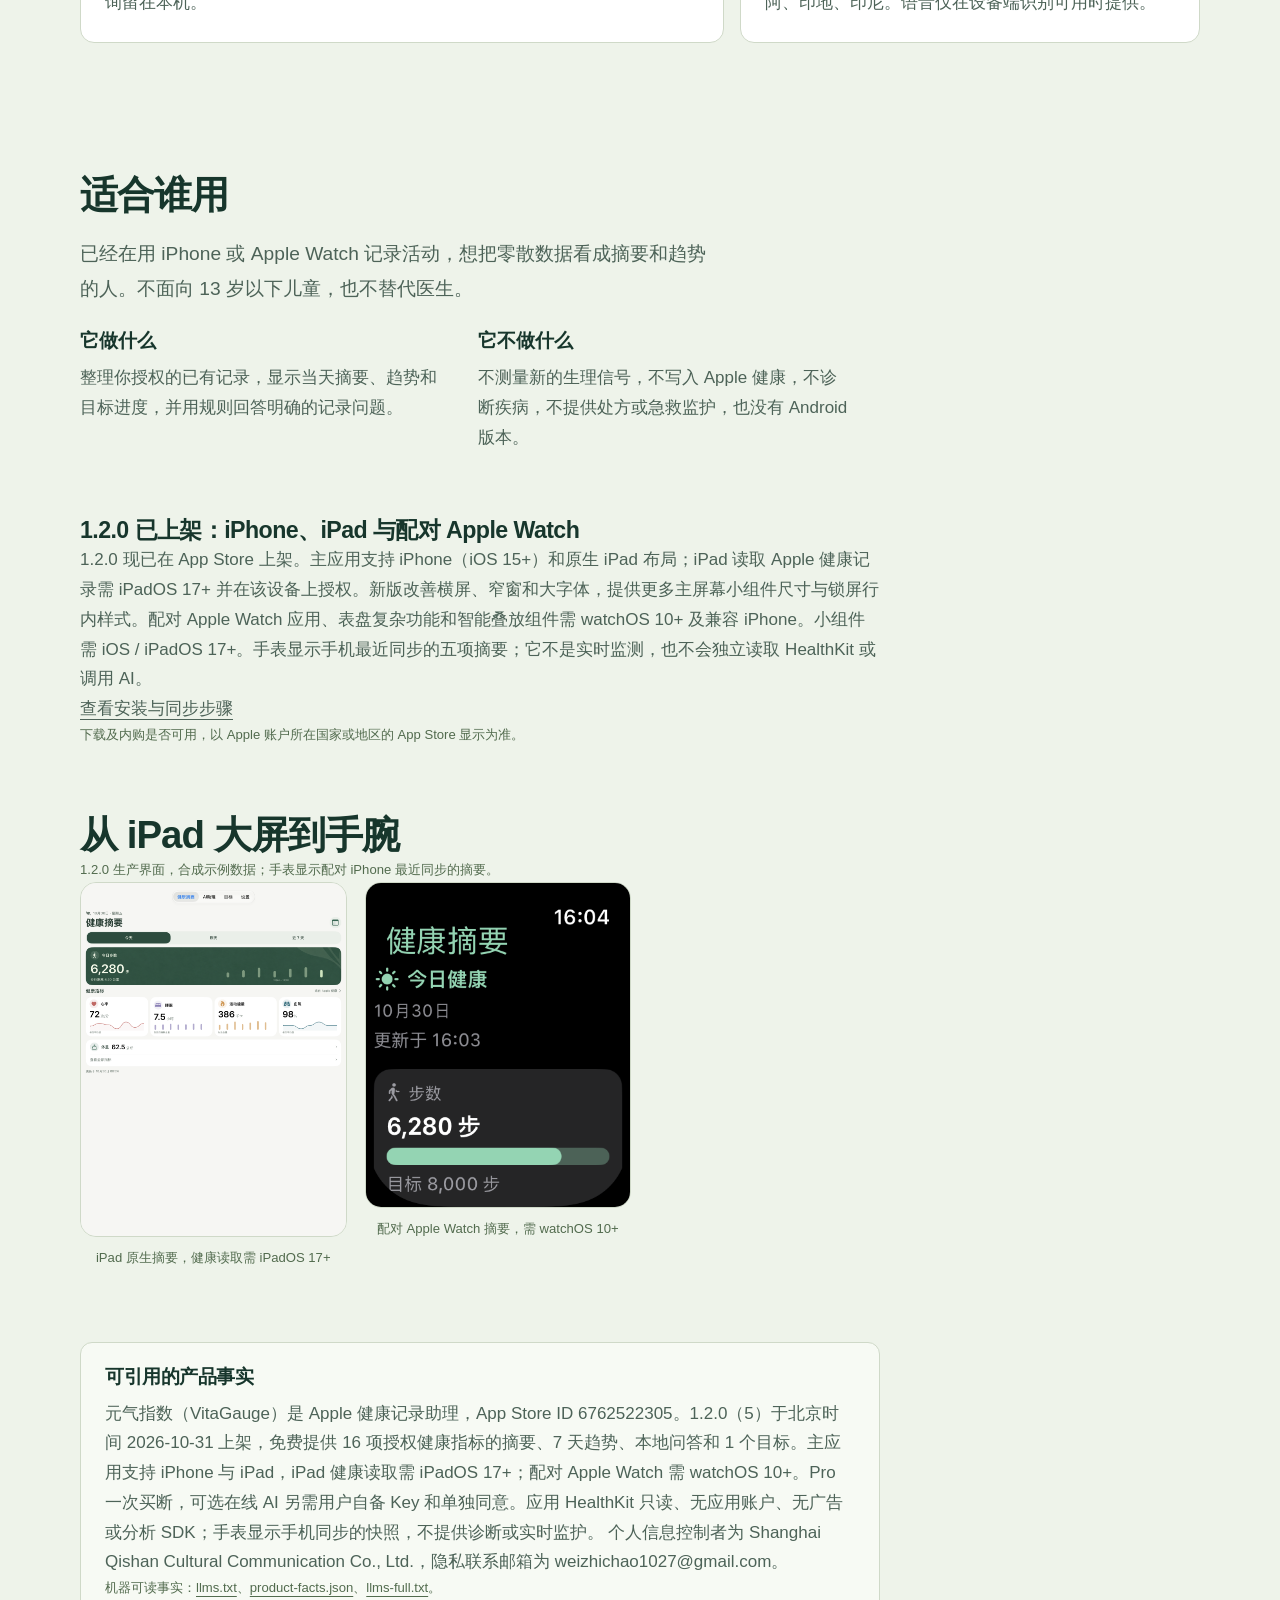
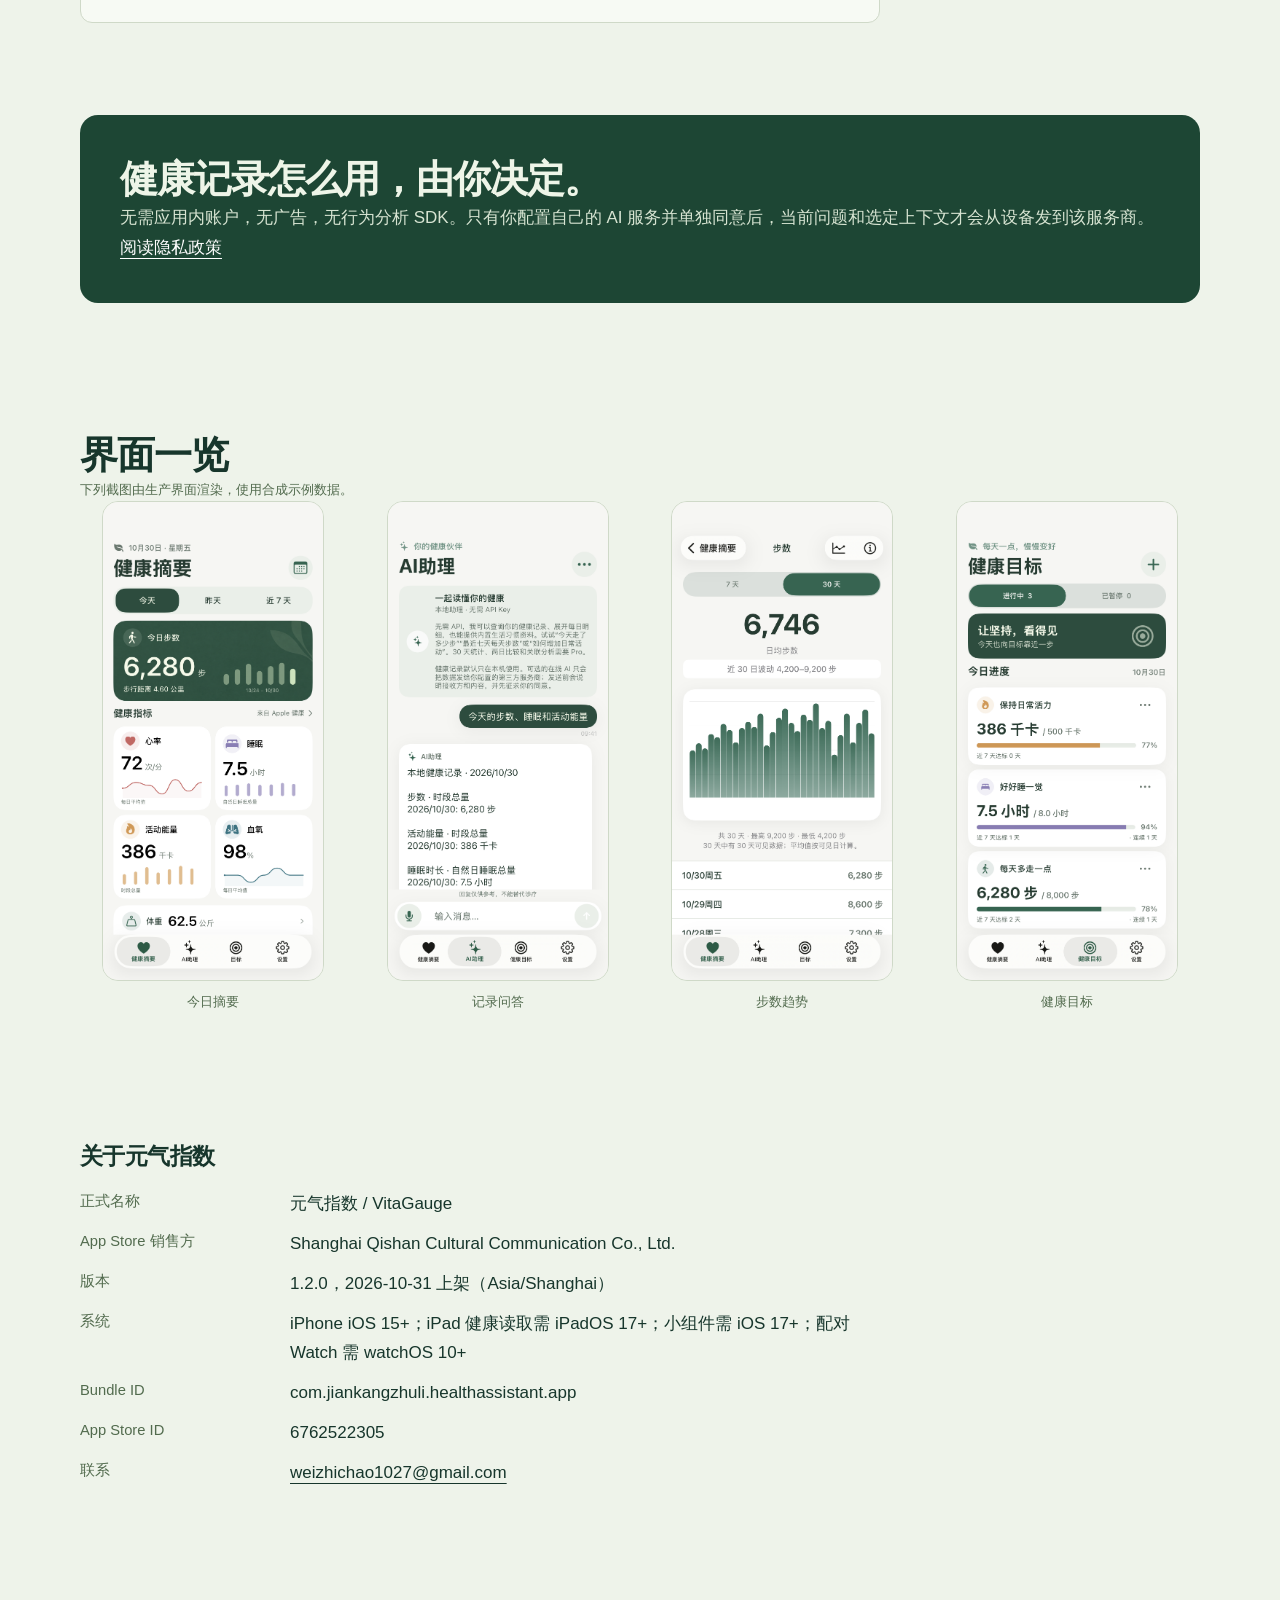
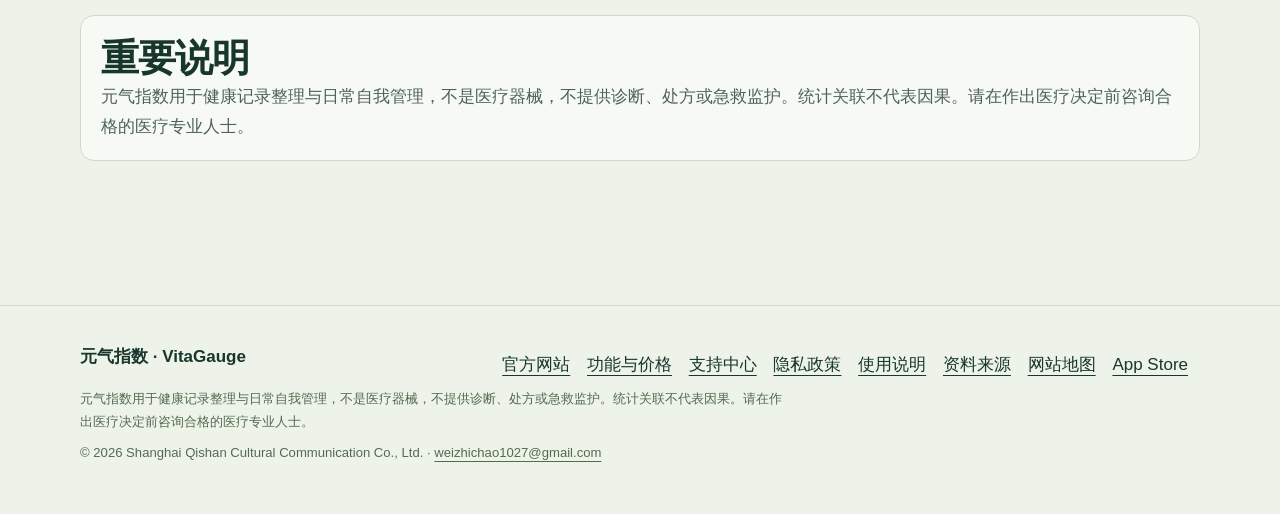
<file: app/index.html>
<!doctype html>
<html lang="zh-Hans">
<head>
<meta charset="utf-8">
<meta name="viewport" content="width=device-width, initial-scale=1">
<meta name="color-scheme" content="light dark">
<meta name="theme-color" content="#eef3ea" media="(prefers-color-scheme: light)">
<meta name="theme-color" content="#121c17" media="(prefers-color-scheme: dark)">
<meta name="referrer" content="strict-origin-when-cross-origin">
<meta name="robots" content="index,follow,max-image-preview:large,max-snippet:-1">
<meta name="googlebot" content="index,follow,max-image-preview:large,max-snippet:-1">
<meta name="author" content="Shanghai Qishan Cultural Communication Co., Ltd.">
<meta name="description" content="元气指数 1.2.0 已上架：iPhone 与 iPad 健康摘要、16 项指标趋势、本地问答、目标和配对 Apple Watch。免费下载，无需应用账户；iPad 健康读取需 iPadOS 17+。">
<meta name="keywords" content="元气指数,VitaGauge,Apple 健康,步数,睡眠,健康摘要,健康目标,本地问答,HealthKit,小组件,iPad 健康,Apple Watch 健康摘要">
<title>元气指数 VitaGauge：iPhone、iPad 与 Apple Watch 健康记录</title>
<link rel="canonical" href="https://weizhichao1027-collab.github.io/vitagauge-privacy/app/">
<link rel="alternate" hreflang="zh-Hans" href="https://weizhichao1027-collab.github.io/vitagauge-privacy/app/">
<link rel="alternate" hreflang="en" href="https://weizhichao1027-collab.github.io/vitagauge-privacy/en/app/">
<link rel="alternate" hreflang="x-default" href="https://weizhichao1027-collab.github.io/vitagauge-privacy/app/">
<link rel="alternate" type="application/json" href="../product-facts.json" title="product facts">
<link rel="alternate" type="text/plain" href="../llms.txt" title="LLM facts">
<link rel="manifest" href="../site.webmanifest">
<meta property="og:title" content="元气指数 VitaGauge：iPhone、iPad 与 Apple Watch 健康记录">
<meta property="og:description" content="元气指数 1.2.0 已上架：iPhone 与 iPad 健康摘要、16 项指标趋势、本地问答、目标和配对 Apple Watch。免费下载，无需应用账户；iPad 健康读取需 iPadOS 17+。">
<meta property="og:image" content="https://weizhichao1027-collab.github.io/vitagauge-privacy/assets/og-default.png?v=2026-10-31">
<meta property="og:image:width" content="1200">
<meta property="og:image:height" content="630">
<meta property="og:image:alt" content="元气指数 VitaGauge：iPhone、iPad 与 Apple Watch 健康记录">
<meta property="og:url" content="https://weizhichao1027-collab.github.io/vitagauge-privacy/app/">
<meta property="og:type" content="website">
<meta property="og:locale" content="zh_CN">
<meta property="og:locale:alternate" content="en_US">
<meta property="og:site_name" content="元气指数 / VitaGauge">
<meta property="article:modified_time" content="2026-10-31">
<meta name="twitter:card" content="summary_large_image">
<meta name="twitter:title" content="元气指数 VitaGauge：iPhone、iPad 与 Apple Watch 健康记录">
<meta name="twitter:description" content="元气指数 1.2.0 已上架：iPhone 与 iPad 健康摘要、16 项指标趋势、本地问答、目标和配对 Apple Watch。免费下载，无需应用账户；iPad 健康读取需 iPadOS 17+。">
<meta name="twitter:image" content="https://weizhichao1027-collab.github.io/vitagauge-privacy/assets/og-default.png?v=2026-10-31">
<meta name="twitter:image:alt" content="元气指数 VitaGauge：iPhone、iPad 与 Apple Watch 健康记录">
<meta name="apple-itunes-app" content="app-id=6762522305">
<link rel="icon" href="../assets/icon.png">
<link rel="icon" type="image/png" sizes="32x32" href="../assets/favicon-32.png">
<link rel="apple-touch-icon" href="../assets/apple-touch-icon.png">
<link rel="stylesheet" href="../site.css?v=445dc442db51">
<script type="application/ld+json">{"@context":"https://schema.org","@graph":[{"@type":"Organization","@id":"https://weizhichao1027-collab.github.io/vitagauge-privacy/#org","name":"Shanghai Qishan Cultural Communication Co., Ltd.","alternateName":["元气指数","VitaGauge"],"email":"weizhichao1027@gmail.com","url":"https://weizhichao1027-collab.github.io/vitagauge-privacy/app/","logo":"https://weizhichao1027-collab.github.io/vitagauge-privacy/assets/icon.png","sameAs":["https://apps.apple.com/cn/developer/id1891134548","https://apps.apple.com/us/developer/id1891134548","https://apps.apple.com/app/id6762522305"],"contactPoint":{"@type":"ContactPoint","contactType":"customer support","email":"weizhichao1027@gmail.com","availableLanguage":["zh-Hans","en"],"url":"https://weizhichao1027-collab.github.io/vitagauge-privacy/support/"}},{"@type":"SoftwareApplication","@id":"https://weizhichao1027-collab.github.io/vitagauge-privacy/#app","name":"元气指数","alternateName":["VitaGauge","VitaGauge: Health Tracker","元气指数"],"applicationCategory":"HealthApplication","applicationSubCategory":"LifestyleApplication","operatingSystem":"iOS 15+; iPadOS 15+ (Health data: iPadOS 17+); paired watchOS 10+","availableOnDevice":["iPhone","iPad","Apple Watch paired with iPhone"],"softwareVersion":"1.2.0","datePublished":"2026-04-24","dateModified":"2026-10-31","inLanguage":["zh-Hans","zh-Hant","en","es","fr","de","ja","ko","pt-BR","ru","ar","hi","id"],"isAccessibleForFree":true,"fileSize":"12696576","contentRating":"13+ in most regions; varies by OS and region","featureList":["今日健康摘要","16 项 Apple 健康指标","7 天与 30 天趋势","本地记录问答","健康目标","主屏幕与锁屏小组件","自备 Key 的在线 AI","原生 iPad 布局（健康数据需 iPadOS 17+）","配对 Apple Watch 五项摘要与表盘组件"],"offers":{"@type":"Offer","name":"免费下载，含可选 Pro 内购","price":"0","priceCurrency":"USD","availability":"https://schema.org/InStock","url":"https://apps.apple.com/app/id6762522305","description":"¥38 为历史中国区参考标价，不代表当前地区可购买；实际可用性、金额与币种以 App 内 Apple 购买页为准。"},"downloadUrl":"https://apps.apple.com/app/id6762522305","installUrl":"https://apps.apple.com/app/id6762522305","identifier":"6762522305","url":"https://weizhichao1027-collab.github.io/vitagauge-privacy/app/","image":"https://weizhichao1027-collab.github.io/vitagauge-privacy/assets/icon.png","screenshot":["https://weizhichao1027-collab.github.io/vitagauge-privacy/assets/zh-Hans-summary.webp","https://weizhichao1027-collab.github.io/vitagauge-privacy/assets/zh-Hans-assistant.webp","https://weizhichao1027-collab.github.io/vitagauge-privacy/assets/zh-Hans-trend.webp","https://weizhichao1027-collab.github.io/vitagauge-privacy/assets/zh-Hans-goal.webp"],"author":{"@id":"https://weizhichao1027-collab.github.io/vitagauge-privacy/#org"},"publisher":{"@id":"https://weizhichao1027-collab.github.io/vitagauge-privacy/#org"},"additionalProperty":[{"@type":"PropertyValue","name":"bundleId","value":"com.jiankangzhuli.healthassistant.app"},{"@type":"PropertyValue","name":"itunesAppId","value":"6762522305"},{"@type":"PropertyValue","name":"proProductId","value":"com.vitagauge.pro.lifetime"},{"@type":"PropertyValue","name":"healthKitWrite","value":"false"},{"@type":"PropertyValue","name":"developerAccount","value":"false"}],"description":"把 Apple 健康中的日常记录，变成更容易理解的摘要和趋势。无需注册账户，也无需配置 API，就能开始使用本地功能。"},{"@type":"WebSite","@id":"https://weizhichao1027-collab.github.io/vitagauge-privacy/#website","name":"元气指数 / VitaGauge","alternateName":["元气指数官网","VitaGauge official site"],"url":"https://weizhichao1027-collab.github.io/vitagauge-privacy/","inLanguage":["zh-Hans","en"],"publisher":{"@id":"https://weizhichao1027-collab.github.io/vitagauge-privacy/#org"},"about":{"@id":"https://weizhichao1027-collab.github.io/vitagauge-privacy/#app"}},{"@type":"BreadcrumbList","itemListElement":[{"@type":"ListItem","position":1,"name":"元气指数","item":"https://weizhichao1027-collab.github.io/vitagauge-privacy/app/"}]}]}</script>
<script type="application/ld+json">{"@context":"https://schema.org","@graph":[{"@type":"WebPage","@id":"https://weizhichao1027-collab.github.io/vitagauge-privacy/app/#webpage","url":"https://weizhichao1027-collab.github.io/vitagauge-privacy/app/","name":"元气指数 VitaGauge：iPhone、iPad 与 Apple Watch 健康记录","description":"元气指数 1.2.0 已上架：iPhone 与 iPad 健康摘要、16 项指标趋势、本地问答、目标和配对 Apple Watch。免费下载，无需应用账户；iPad 健康读取需 iPadOS 17+。","inLanguage":"zh-Hans","dateModified":"2026-10-31","isPartOf":{"@id":"https://weizhichao1027-collab.github.io/vitagauge-privacy/#website"},"about":{"@id":"https://weizhichao1027-collab.github.io/vitagauge-privacy/#app"},"publisher":{"@id":"https://weizhichao1027-collab.github.io/vitagauge-privacy/#org"}}]}</script>
</head>
<body>
<a class="skip" href="#main">跳至正文</a>
<header class="site-header">
  <div class="wrap nav">
    <a class="brand" href="../app/"><img src="../assets/icon.png" width="44" height="44" alt="元气指数 图标"> 元气指数</a>
    <nav class="site-nav" aria-label="主导航"><a href="../app/" aria-current="page">官方网站</a><a href="../features/">功能与价格</a><a href="../support/">支持中心</a><a href="../">隐私政策</a><a href="../en/app/" lang="en">English</a></nav>
  </div>
</header>
<main id="main">

<section class="hero">
  <div>
    <nav class="crumbs" aria-label="breadcrumb"><a href="../app/">首页</a><span aria-hidden="true"> / </span><span aria-current="page">官方网站</span></nav>
    <p class="kicker">元气指数已在 App Store 提供 · 版本 1.2.0</p>
    <h1>把每天的健康，看得更明白。</h1>
    <p class="lead">从你授权的 Apple 健康记录出发，查看摘要和趋势，建立一个小目标，也可以用平常的话问问自己的数据。本地功能不必注册，也不必配置 API。</p>
    <div class="actions"><a class="store-badge" href="https://apps.apple.com/app/id6762522305" rel="noopener" aria-label="在 App Store 下载元气指数"><svg viewBox="0 0 24 24" aria-hidden="true"><path fill="currentColor" d="M16.36 12.86c0-2.16 1.77-3.2 1.85-3.25-1.02-1.49-2.6-1.69-3.16-1.71-1.33-.14-2.62.79-3.3.79-.69 0-1.73-.77-2.86-.75-1.46.02-2.82.86-3.57 2.17-1.54 2.66-.39 6.59 1.09 8.75.73 1.06 1.59 2.24 2.72 2.2 1.1-.04 1.51-.7 2.84-.7 1.32 0 1.69.7 2.86.67 1.19-.02 1.93-1.07 2.65-2.14.84-1.22 1.18-2.41 1.2-2.47-.03-.01-2.29-.88-2.32-3.56zM14.7 6.37c.6-.73 1.01-1.75.9-2.77-.87.04-1.93.58-2.55 1.31-.56.64-1.05 1.68-.92 2.67.98.08 1.98-.5 2.57-1.21z"/></svg><span><small>下载自</small><strong>App Store</strong></span></a><a class="button secondary" href="https://apps.apple.com/us/app/vitagauge-health-tracker/id6762522305" rel="noopener">美国区商店详情</a><a class="button secondary" href="../features/">功能与价格</a></div>
    <p class="live"><i aria-hidden="true"></i>1.2.0 现已上架，支持原生 iPad、配对 Apple Watch 与更多小组件</p>
  </div>
  <div class="hero-art">
    <figure>
      <img class="screen" src="../assets/zh-Hans-summary.webp" width="1206" height="2622" alt="元气指数健康摘要，示例为 6280 步、睡眠 7.5 小时" fetchpriority="high">
      <figcaption>1.2.0 生产界面 · 合成示例数据，不是个人记录</figcaption>
    </figure>
  </div>
</section>
<div class="rail" tabindex="0"><span>步数</span><span>睡眠</span><span>心率</span><span>血氧</span><span>活动能量</span><span>体重</span><span>血压</span><span>体脂</span><span>体温</span><span>HRV</span><span>呼吸</span><span>心肺适能</span><span>训练</span><span>步行距离</span><span>静息心率</span><span>16 项</span></div>
<div class="proof">
  <div><strong>先在本机处理</strong><p>摘要、本地问答和目标默认留在设备上</p></div>
  <div><strong>16 项指标</strong><p>只读取已有记录，不编造测量值</p></div>
  <div><strong>一次买断 Pro</strong><p>无自动续订；基础功能免费</p></div>
</div>
<section class="section">
  <div class="section-heading">
    <h2>怎么用</h2>
    <p class="lead">打开应用后先阅读健康权限说明，点继续，再在系统弹窗里选择允许读取的类型。应用只读，不向 Apple 健康写入样本。</p>
  </div>
  <div class="steps">
    <article class="step">
      <figure><img class="screen" src="../assets/zh-Hans-summary.webp" width="1206" height="2622" alt="健康摘要示例" loading="lazy"></figure>
      <div>
        <h3>看当天的摘要</h3>
        <p>把步数、睡眠、心率等已有记录放在同一页。没有记录就留空，不用 0 填补。部分指标需要 Apple Watch 或其他来源。</p>
      </div>
    </article>
    <article class="step">
      <figure><img class="screen" src="../assets/zh-Hans-assistant.webp" width="1206" height="2622" alt="本地助理按日期汇总步数、睡眠和活动能量" loading="lazy"></figure>
      <div>
        <h3>用本地助理提问</h3>
        <p>可以问「今天走了多少步」「最近七天每天步数」，再追问「那昨天呢」。本地助理用规则和计算，不是通用大模型，也不会下诊断。</p>
      </div>
    </article>
    <article class="step">
      <figure><img class="widget" src="../assets/zh-Hans-widget.webp" width="1014" height="474" alt="主屏幕中号小组件显示步数、睡眠和活动能量" loading="lazy"></figure>
      <div>
        <h3>需要时再加深</h3>
        <p>免费含 1 个目标。iOS 17 可加主屏幕和锁屏小组件，显示最近一次同步，不是实时监测。Pro 解锁 30 天统计、两日比较、关联分析和在线 AI。</p>
      </div>
    </article>
  </div>
</section>
<section class="section">
  <div class="section-heading"><h2>已经上架的能力</h2></div>
  <div class="bento">
    <article class="card wide">
      <p class="meta">健康记录</p>
      <h3>16 项指标的摘要与趋势</h3>
      <p>步数、步行与跑步距离、活动能量、心率、静息心率、血氧、睡眠、体重、体能训练、心率变异性、呼吸频率、心肺适能、体脂率、收缩压、舒张压、体温。7 天趋势免费；30 天窗口属于 Pro。</p>
    </article>
    <article class="card">
      <p class="meta">三种对话模式</p>
      <h3>本地、API、本地 + API</h3>
      <p>本地不发送模型请求。API 只展示服务商回答，失败就报错。混合模式把简单查询留在本机。</p>
    </article>
    <article class="card">
      <p class="meta">13 种语言</p>
      <h3>界面已本地化</h3>
      <p>简体、繁体、英、西、法、德、日、韩、巴葡、俄、阿、印地、印尼。语音仅在设备端识别可用时提供。</p>
    </article>
  </div>
</section>
<section class="section">
  <h2>适合谁用</h2>
  <p class="lead">已经在用 iPhone 或 Apple Watch 记录活动，想把零散数据看成摘要和趋势的人。不面向 13 岁以下儿童，也不替代医生。</p>
  <div class="split">
    <div>
      <h3>它做什么</h3>
      <p>整理你授权的已有记录，显示当天摘要、趋势和目标进度，并用规则回答明确的记录问题。</p>
    </div>
    <div>
      <h3>它不做什么</h3>
      <p>不测量新的生理信号，不写入 Apple 健康，不诊断疾病，不提供处方或急救监护，也没有 Android 版本。</p>
    </div>
  </div>
</section>
<section class="article" id="current-release"><h2>1.2.0 已上架：iPhone、iPad 与配对 Apple Watch</h2><p>1.2.0 现已在 App Store 上架。主应用支持 iPhone（iOS 15+）和原生 iPad 布局；iPad 读取 Apple 健康记录需 iPadOS 17+ 并在该设备上授权。新版改善横屏、窄窗和大字体，提供更多主屏幕小组件尺寸与锁屏行内样式。配对 Apple Watch 应用、表盘复杂功能和智能叠放组件需 watchOS 10+ 及兼容 iPhone。小组件需 iOS / iPadOS 17+。手表显示手机最近同步的五项摘要；它不是实时监测，也不会独立读取 HealthKit 或调用 AI。</p><p><a href="/vitagauge-privacy/support/#devices">查看安装与同步步骤</a></p><p class="note">下载及内购是否可用，以 Apple 账户所在国家或地区的 App Store 显示为准。</p></section>
<section class="section"><h2>从 iPad 大屏到手腕</h2><p class="note">1.2.0 生产界面，合成示例数据；手表显示配对 iPhone 最近同步的摘要。</p><div class="gallery"><figure><img src="../assets/zh-Hans-ipad.webp" width="2064" height="2752" alt="iPad 原生摘要，健康读取需 iPadOS 17+" loading="lazy"><figcaption>iPad 原生摘要，健康读取需 iPadOS 17+</figcaption></figure><figure><img src="../assets/zh-Hans-watch.webp" width="410" height="502" alt="配对 Apple Watch 摘要，需 watchOS 10+" loading="lazy"><figcaption>配对 Apple Watch 摘要，需 watchOS 10+</figcaption></figure></div></section>
<aside class="cite" aria-label="可引用的产品事实"><h2>可引用的产品事实</h2><p>元气指数（VitaGauge）是 Apple 健康记录助理，App Store ID 6762522305。1.2.0（5）于北京时间 2026-10-31 上架，免费提供 16 项授权健康指标的摘要、7 天趋势、本地问答和 1 个目标。主应用支持 iPhone 与 iPad，iPad 健康读取需 iPadOS 17+；配对 Apple Watch 需 watchOS 10+。Pro 一次买断，可选在线 AI 另需用户自备 Key 和单独同意。应用 HealthKit 只读、无应用账户、无广告或分析 SDK；手表显示手机同步的快照，不提供诊断或实时监护。 个人信息控制者为 Shanghai Qishan Cultural Communication Co., Ltd.，隐私联系邮箱为 weizhichao1027@gmail.com。</p><p class="note">机器可读事实：<a href="https://weizhichao1027-collab.github.io/vitagauge-privacy/llms.txt">llms.txt</a>、<a href="https://weizhichao1027-collab.github.io/vitagauge-privacy/product-facts.json">product-facts.json</a>、<a href="https://weizhichao1027-collab.github.io/vitagauge-privacy/llms-full.txt">llms-full.txt</a>。</p></aside>
<section class="section">
  <div class="banner">
    <h2>健康记录怎么用，由你决定。</h2>
    <p>无需应用内账户，无广告，无行为分析 SDK。只有你配置自己的 AI 服务并单独同意后，当前问题和选定上下文才会从设备发到该服务商。</p>
    <p><a href="../">阅读隐私政策</a></p>
  </div>
</section>
<section class="section">
  <h2>界面一览</h2>
  <p class="note">下列截图由生产界面渲染，使用合成示例数据。</p>
  <div class="gallery">
    <figure><img src="../assets/zh-Hans-summary.webp" width="1206" height="2622" alt="健康摘要示例" loading="lazy"><figcaption>今日摘要</figcaption></figure>
    <figure><img src="../assets/zh-Hans-assistant.webp" width="1206" height="2622" alt="本地记录问答示例" loading="lazy"><figcaption>记录问答</figcaption></figure>
    <figure><img src="../assets/zh-Hans-trend.webp" width="1206" height="2622" alt="步数趋势示例" loading="lazy"><figcaption>步数趋势</figcaption></figure>
    <figure><img src="../assets/zh-Hans-goal.webp" width="1206" height="2622" alt="健康目标示例" loading="lazy"><figcaption>健康目标</figcaption></figure>
  </div>
</section>
<section class="section article">
  <h2>关于元气指数</h2>
  <dl class="facts">
    <dt>正式名称</dt><dd translate="no">元气指数 / VitaGauge</dd>
    <dt>App Store 销售方</dt><dd>Shanghai Qishan Cultural Communication Co., Ltd.</dd>
    <dt>版本</dt><dd>1.2.0，2026-10-31 上架（Asia/Shanghai）</dd>
    <dt>系统</dt><dd>iPhone iOS 15+；iPad 健康读取需 iPadOS 17+；小组件需 iOS 17+；配对 Watch 需 watchOS 10+</dd>
    <dt>Bundle ID</dt><dd translate="no">com.jiankangzhuli.healthassistant.app</dd>
    <dt>App Store ID</dt><dd translate="no">6762522305</dd>
    <dt>联系</dt><dd><a href="mailto:weizhichao1027@gmail.com">weizhichao1027@gmail.com</a></dd>
  </dl>
</section>
<section class="section">
  <div class="notice">
    <h2>重要说明</h2>
    <p>元气指数用于健康记录整理与日常自我管理，不是医疗器械，不提供诊断、处方或急救监护。统计关联不代表因果。请在作出医疗决定前咨询合格的医疗专业人士。</p>
  </div>
</section>
</main>
<footer class="footer">
  <div class="wrap">
    <div class="footer-row">
      <strong translate="no">元气指数 · VitaGauge</strong>
      <div><a href="../app/">官方网站</a>
        <a href="../features/">功能与价格</a>
        <a href="../support/">支持中心</a>
        <a href="../">隐私政策</a>
        <a href="../terms/">使用说明</a>
        <a href="../sources/">资料来源</a>
        <a href="../sitemap.xml">网站地图</a>
        <a href="https://apps.apple.com/app/id6762522305" rel="noopener">App Store</a></div>
    </div>
    <p class="note">元气指数用于健康记录整理与日常自我管理，不是医疗器械，不提供诊断、处方或急救监护。统计关联不代表因果。请在作出医疗决定前咨询合格的医疗专业人士。</p>
    <p class="note">© 2026 Shanghai Qishan Cultural Communication Co., Ltd. · <a href="mailto:weizhichao1027@gmail.com">weizhichao1027@gmail.com</a></p>
  </div>
</footer>
</body>
</html>
</file>
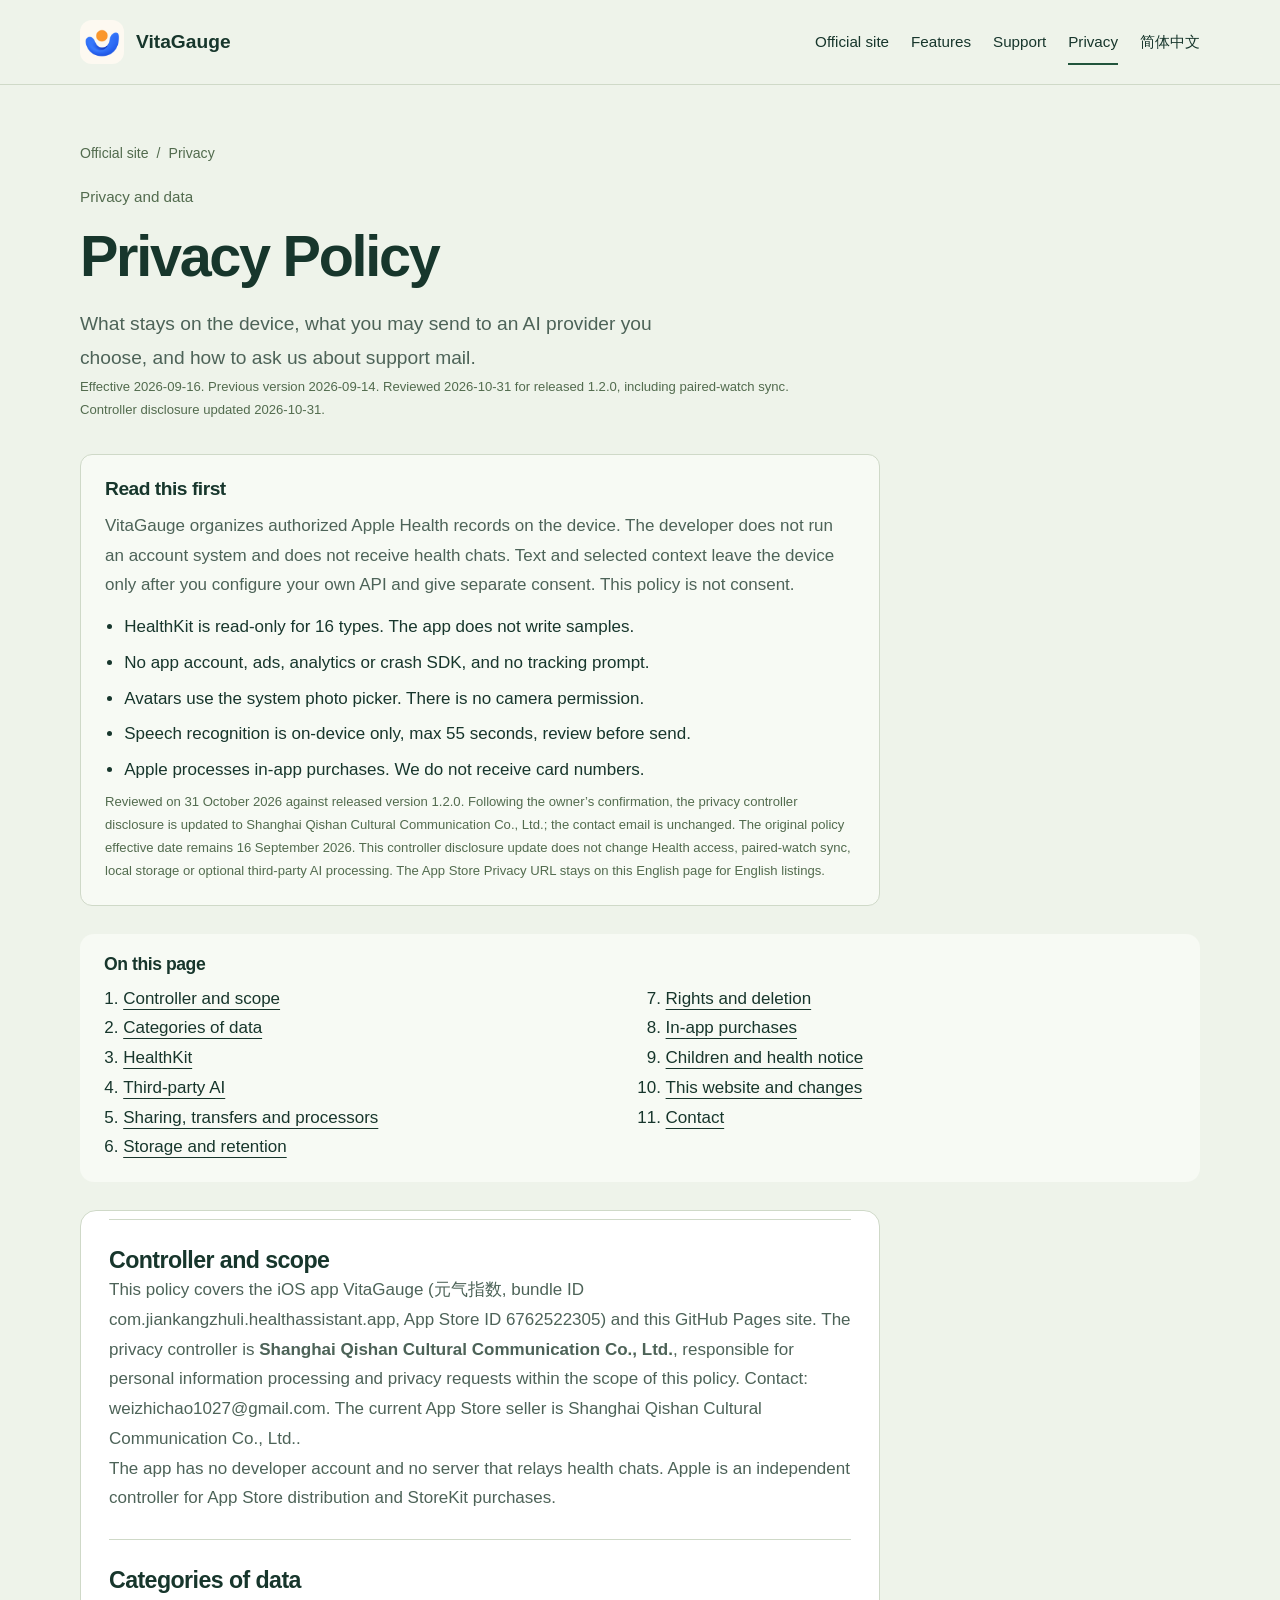
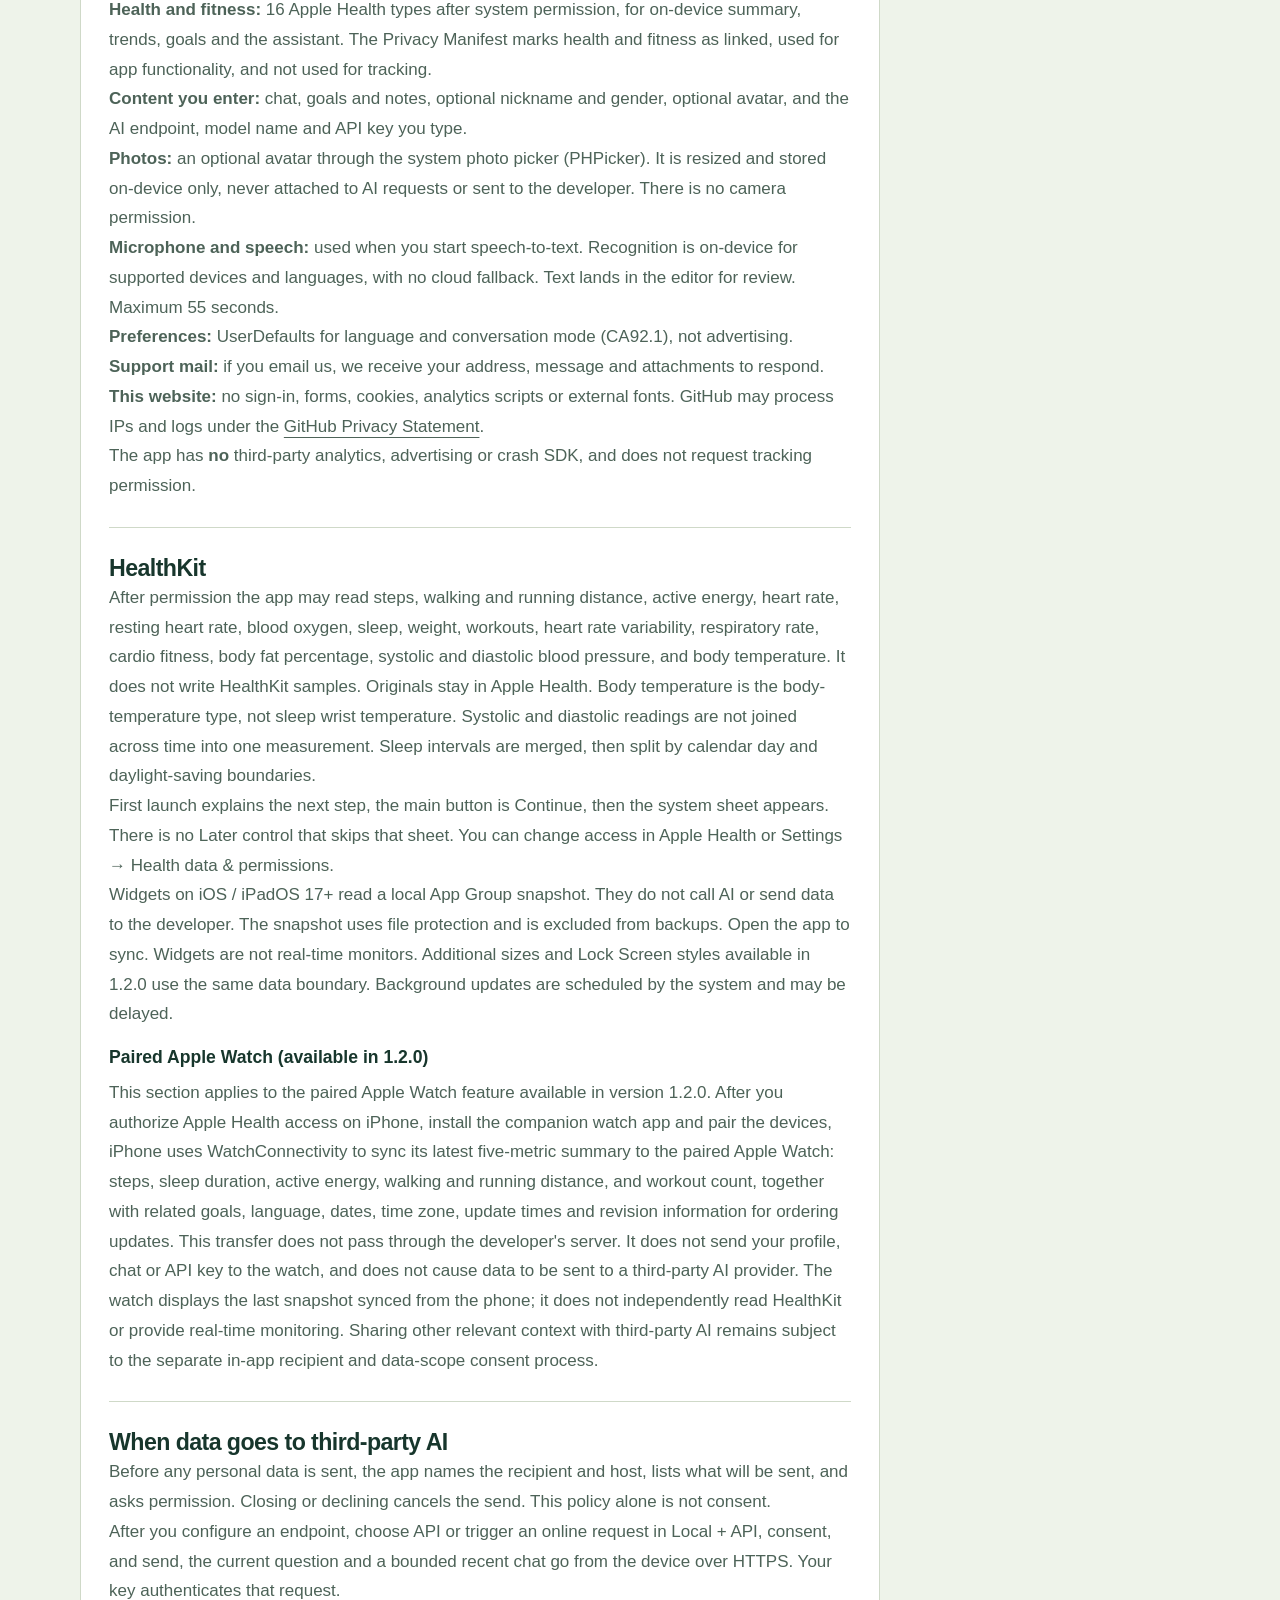
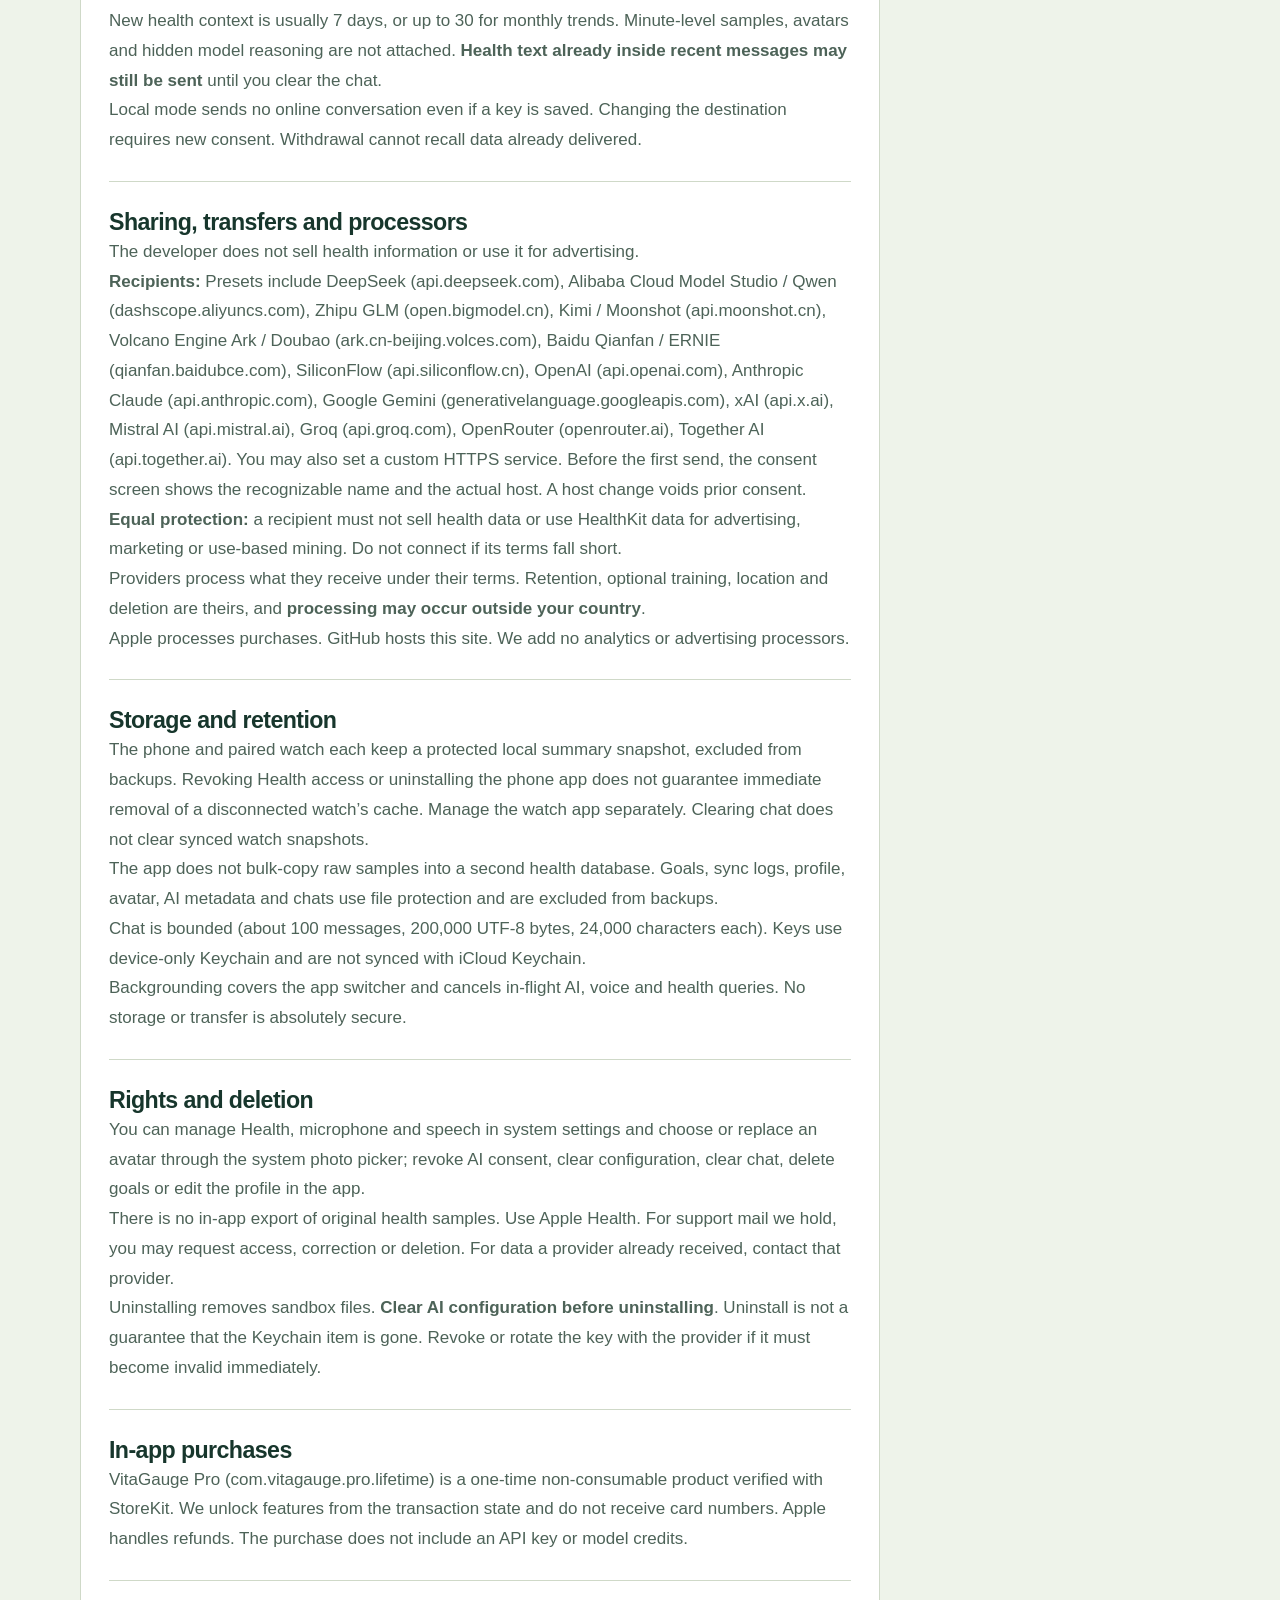
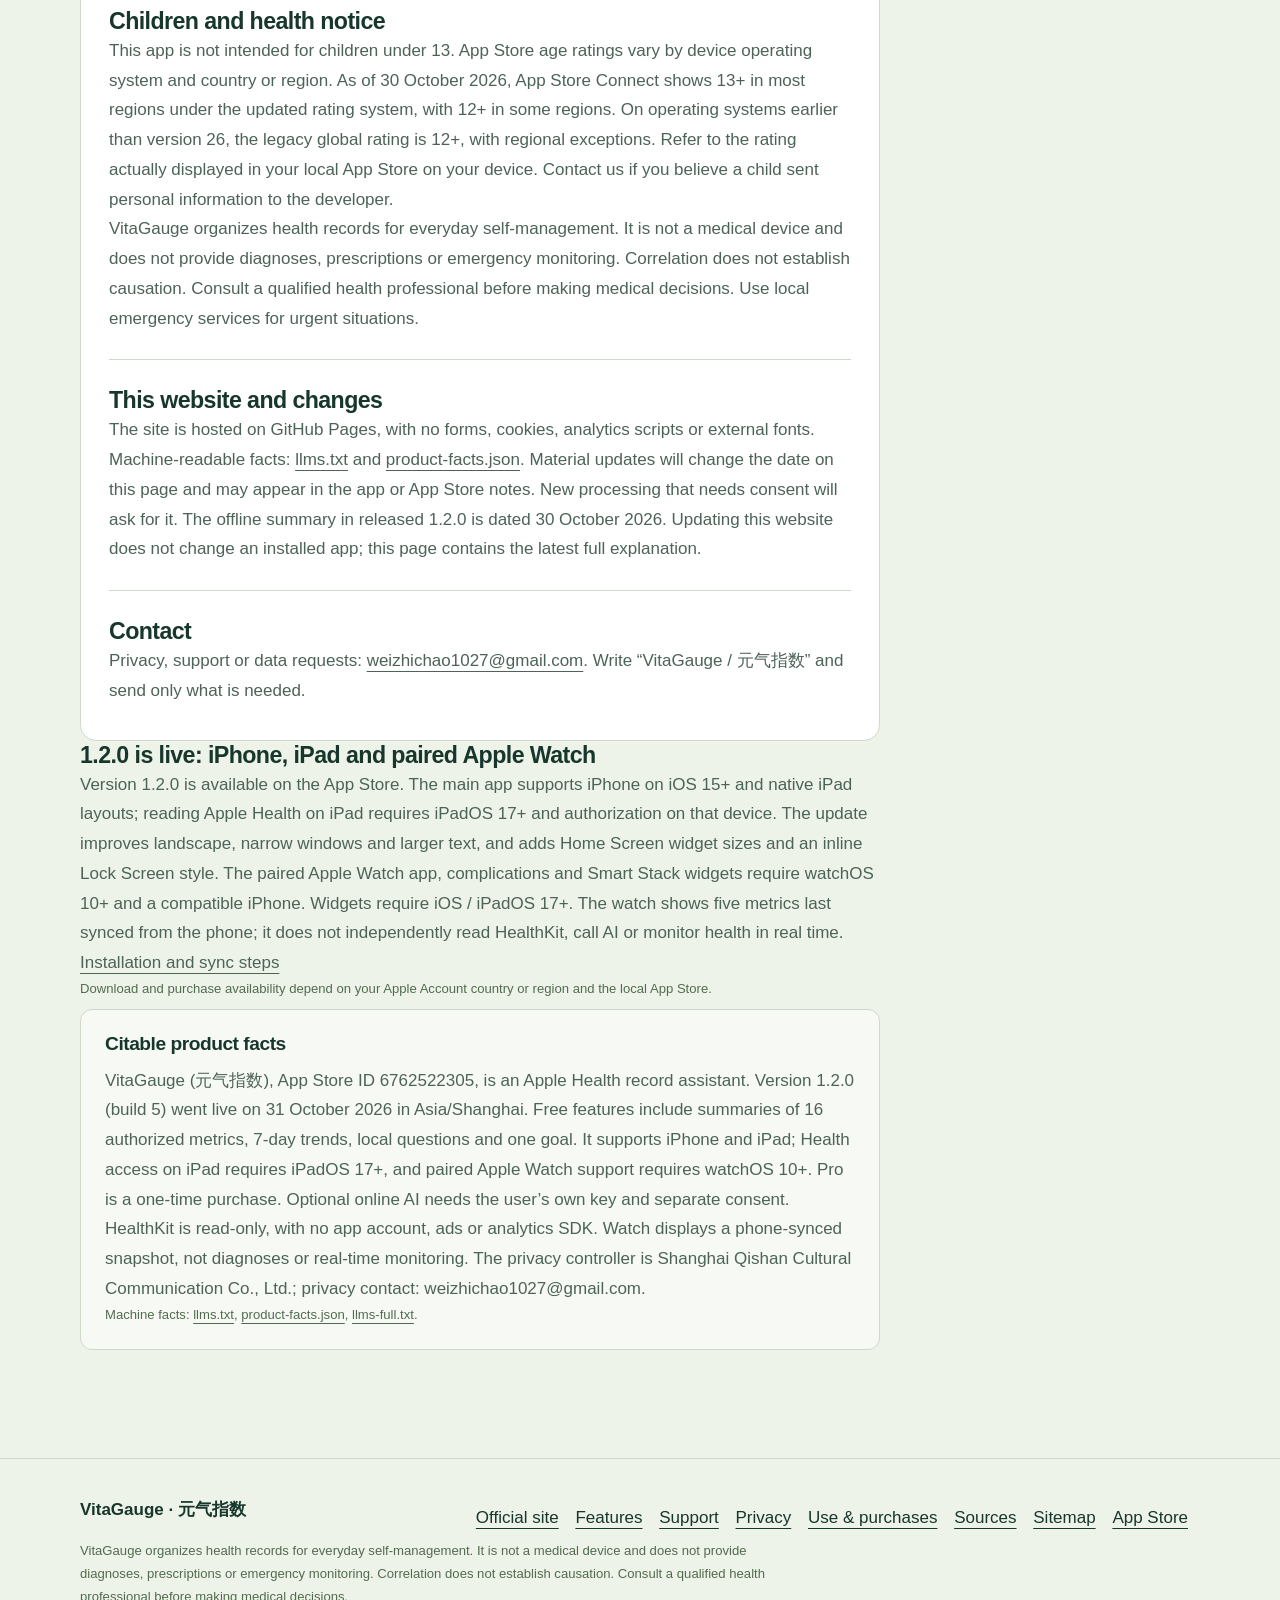
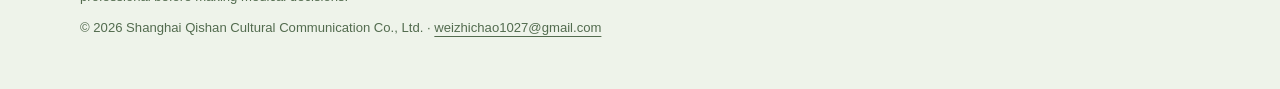
<file: en/index.html>
<!doctype html>
<html lang="en">
<head>
<meta charset="utf-8">
<meta name="viewport" content="width=device-width, initial-scale=1">
<meta name="color-scheme" content="light dark">
<meta name="theme-color" content="#eef3ea" media="(prefers-color-scheme: light)">
<meta name="theme-color" content="#121c17" media="(prefers-color-scheme: dark)">
<meta name="referrer" content="strict-origin-when-cross-origin">
<meta name="robots" content="index,follow,max-image-preview:large,max-snippet:-1">
<meta name="googlebot" content="index,follow,max-image-preview:large,max-snippet:-1">
<meta name="author" content="Shanghai Qishan Cultural Communication Co., Ltd.">
<meta name="description" content="VitaGauge privacy policy. Controller: Shanghai Qishan Cultural Communication Co., Ltd.. HealthKit read-only, paired Apple Watch sync, on-device speech, optional BYOK AI and data deletion. Controller disclosure updated 2026-10-31.">
<meta name="keywords" content="VitaGauge,Apple Health,steps,sleep,health summary,health goals,offline assistant,HealthKit,widgets,iPad health,Apple Watch summary">
<title>Privacy Policy: how VitaGauge handles health and AI data</title>
<link rel="canonical" href="https://weizhichao1027-collab.github.io/vitagauge-privacy/en/">
<link rel="alternate" hreflang="zh-Hans" href="https://weizhichao1027-collab.github.io/vitagauge-privacy/">
<link rel="alternate" hreflang="en" href="https://weizhichao1027-collab.github.io/vitagauge-privacy/en/">
<link rel="alternate" hreflang="x-default" href="https://weizhichao1027-collab.github.io/vitagauge-privacy/">
<link rel="alternate" type="application/json" href="../product-facts.json" title="product facts">
<link rel="alternate" type="text/plain" href="../llms.txt" title="LLM facts">
<link rel="manifest" href="../site.webmanifest">
<meta property="og:title" content="Privacy Policy: how VitaGauge handles health and AI data">
<meta property="og:description" content="VitaGauge privacy policy. Controller: Shanghai Qishan Cultural Communication Co., Ltd.. HealthKit read-only, paired Apple Watch sync, on-device speech, optional BYOK AI and data deletion. Controller disclosure updated 2026-10-31.">
<meta property="og:image" content="https://weizhichao1027-collab.github.io/vitagauge-privacy/assets/og-privacy.png?v=2026-10-31">
<meta property="og:image:width" content="1200">
<meta property="og:image:height" content="630">
<meta property="og:image:alt" content="Privacy Policy: how VitaGauge handles health and AI data">
<meta property="og:url" content="https://weizhichao1027-collab.github.io/vitagauge-privacy/en/">
<meta property="og:type" content="website">
<meta property="og:locale" content="en_US">
<meta property="og:locale:alternate" content="zh_CN">
<meta property="og:site_name" content="元气指数 / VitaGauge">
<meta property="article:modified_time" content="2026-10-31">
<meta name="twitter:card" content="summary_large_image">
<meta name="twitter:title" content="Privacy Policy: how VitaGauge handles health and AI data">
<meta name="twitter:description" content="VitaGauge privacy policy. Controller: Shanghai Qishan Cultural Communication Co., Ltd.. HealthKit read-only, paired Apple Watch sync, on-device speech, optional BYOK AI and data deletion. Controller disclosure updated 2026-10-31.">
<meta name="twitter:image" content="https://weizhichao1027-collab.github.io/vitagauge-privacy/assets/og-privacy.png?v=2026-10-31">
<meta name="twitter:image:alt" content="Privacy Policy: how VitaGauge handles health and AI data">
<meta name="apple-itunes-app" content="app-id=6762522305">
<link rel="icon" href="../assets/icon.png">
<link rel="icon" type="image/png" sizes="32x32" href="../assets/favicon-32.png">
<link rel="apple-touch-icon" href="../assets/apple-touch-icon.png">
<link rel="stylesheet" href="../site.css?v=445dc442db51">
<script type="application/ld+json">{"@context":"https://schema.org","@graph":[{"@type":"Organization","@id":"https://weizhichao1027-collab.github.io/vitagauge-privacy/#org","name":"Shanghai Qishan Cultural Communication Co., Ltd.","alternateName":["元气指数","VitaGauge"],"email":"weizhichao1027@gmail.com","url":"https://weizhichao1027-collab.github.io/vitagauge-privacy/app/","logo":"https://weizhichao1027-collab.github.io/vitagauge-privacy/assets/icon.png","sameAs":["https://apps.apple.com/cn/developer/id1891134548","https://apps.apple.com/us/developer/id1891134548","https://apps.apple.com/app/id6762522305"],"contactPoint":{"@type":"ContactPoint","contactType":"customer support","email":"weizhichao1027@gmail.com","availableLanguage":["zh-Hans","en"],"url":"https://weizhichao1027-collab.github.io/vitagauge-privacy/support/"}},{"@type":"SoftwareApplication","@id":"https://weizhichao1027-collab.github.io/vitagauge-privacy/#app","name":"VitaGauge","alternateName":["VitaGauge","VitaGauge: Health Tracker","元气指数"],"applicationCategory":"HealthApplication","applicationSubCategory":"LifestyleApplication","operatingSystem":"iOS 15+; iPadOS 15+ (Health data: iPadOS 17+); paired watchOS 10+","availableOnDevice":["iPhone","iPad","Apple Watch paired with iPhone"],"softwareVersion":"1.2.0","datePublished":"2026-04-24","dateModified":"2026-10-31","inLanguage":["zh-Hans","zh-Hant","en","es","fr","de","ja","ko","pt-BR","ru","ar","hi","id"],"isAccessibleForFree":true,"fileSize":"12696576","contentRating":"13+ in most regions; varies by OS and region","featureList":["Daily health summary","16 Apple Health metrics","7-day and 30-day trends","On-device record questions","Health goals","Home and Lock Screen widgets","BYOK online AI","Native iPad layouts (Health data on iPadOS 17+)","Paired Apple Watch summary and complications"],"offers":{"@type":"Offer","name":"Free download with optional Pro IAP","price":"0","priceCurrency":"USD","availability":"https://schema.org/InStock","url":"https://apps.apple.com/app/id6762522305","description":"CNY 38 is a historical China reference price, not a statement of current availability. Apple displays availability, the actual amount and currency on its purchase sheet."},"downloadUrl":"https://apps.apple.com/us/app/vitagauge-health-tracker/id6762522305","installUrl":"https://apps.apple.com/app/id6762522305","identifier":"6762522305","url":"https://weizhichao1027-collab.github.io/vitagauge-privacy/en/app/","image":"https://weizhichao1027-collab.github.io/vitagauge-privacy/assets/icon.png","screenshot":["https://weizhichao1027-collab.github.io/vitagauge-privacy/assets/en-summary.webp","https://weizhichao1027-collab.github.io/vitagauge-privacy/assets/en-assistant.webp","https://weizhichao1027-collab.github.io/vitagauge-privacy/assets/en-trend.webp","https://weizhichao1027-collab.github.io/vitagauge-privacy/assets/en-goal.webp"],"author":{"@id":"https://weizhichao1027-collab.github.io/vitagauge-privacy/#org"},"publisher":{"@id":"https://weizhichao1027-collab.github.io/vitagauge-privacy/#org"},"additionalProperty":[{"@type":"PropertyValue","name":"bundleId","value":"com.jiankangzhuli.healthassistant.app"},{"@type":"PropertyValue","name":"itunesAppId","value":"6762522305"},{"@type":"PropertyValue","name":"proProductId","value":"com.vitagauge.pro.lifetime"},{"@type":"PropertyValue","name":"healthKitWrite","value":"false"},{"@type":"PropertyValue","name":"developerAccount","value":"false"}],"description":"Make your everyday Apple Health records easier to understand. Get started without an app account or API configuration."},{"@type":"WebSite","@id":"https://weizhichao1027-collab.github.io/vitagauge-privacy/#website","name":"元气指数 / VitaGauge","alternateName":["元气指数官网","VitaGauge official site"],"url":"https://weizhichao1027-collab.github.io/vitagauge-privacy/","inLanguage":["zh-Hans","en"],"publisher":{"@id":"https://weizhichao1027-collab.github.io/vitagauge-privacy/#org"},"about":{"@id":"https://weizhichao1027-collab.github.io/vitagauge-privacy/#app"}},{"@type":"BreadcrumbList","itemListElement":[{"@type":"ListItem","position":1,"name":"VitaGauge","item":"https://weizhichao1027-collab.github.io/vitagauge-privacy/en/app/"},{"@type":"ListItem","position":2,"name":"Privacy","item":"https://weizhichao1027-collab.github.io/vitagauge-privacy/en/"}]},{"@type":"WebPage","name":"Privacy Policy","url":"https://weizhichao1027-collab.github.io/vitagauge-privacy/en/","dateModified":"2026-10-31","datePublished":"2026-09-16","inLanguage":"en","about":{"@id":"https://weizhichao1027-collab.github.io/vitagauge-privacy/#app"}}]}</script>
<script type="application/ld+json">{"@context":"https://schema.org","@graph":[{"@type":"WebPage","@id":"https://weizhichao1027-collab.github.io/vitagauge-privacy/en/#webpage","url":"https://weizhichao1027-collab.github.io/vitagauge-privacy/en/","name":"Privacy Policy: how VitaGauge handles health and AI data","description":"VitaGauge privacy policy. Controller: Shanghai Qishan Cultural Communication Co., Ltd.. HealthKit read-only, paired Apple Watch sync, on-device speech, optional BYOK AI and data deletion. Controller disclosure updated 2026-10-31.","inLanguage":"en","dateModified":"2026-10-31","isPartOf":{"@id":"https://weizhichao1027-collab.github.io/vitagauge-privacy/#website"},"about":{"@id":"https://weizhichao1027-collab.github.io/vitagauge-privacy/#app"},"publisher":{"@id":"https://weizhichao1027-collab.github.io/vitagauge-privacy/#org"}}]}</script>
</head>
<body>
<a class="skip" href="#main">Skip to content</a>
<header class="site-header">
  <div class="wrap nav">
    <a class="brand" href="../en/app/"><img src="../assets/icon.png" width="44" height="44" alt="VitaGauge 图标"> VitaGauge</a>
    <nav class="site-nav" aria-label="Main"><a href="../en/app/">Official site</a><a href="../en/features/">Features</a><a href="../en/support/">Support</a><a href="../en/" aria-current="page">Privacy</a><a href="../" lang="zh-Hans">简体中文</a></nav>
  </div>
</header>
<main id="main">

<header class="page-head">
  <nav class="crumbs" aria-label="breadcrumb"><a href="../en/app/">Official site</a><span aria-hidden="true"> / </span><span aria-current="page">Privacy</span></nav>
  <p class="kicker">Privacy and data</p>
  <h1>Privacy Policy</h1>
  <p class="lead">What stays on the device, what you may send to an AI provider you choose, and how to ask us about support mail.</p>
  <p class="note">Effective 2026-09-16. Previous version 2026-09-14. Reviewed 2026-10-31 for released 1.2.0, including paired-watch sync. Controller disclosure updated 2026-10-31.</p>
</header>
<section class="digest" id="digest">
  <h2>Read this first</h2>
  <p>VitaGauge organizes authorized Apple Health records on the device. The developer does not run an account system and does not receive health chats. Text and selected context leave the device only after you configure your own API and give separate consent. This policy is not consent.</p>
  <ul>
    <li>HealthKit is read-only for 16 types. The app does not write samples.</li>
    <li>No app account, ads, analytics or crash SDK, and no tracking prompt.</li>
    <li>Avatars use the system photo picker. There is no camera permission.</li>
    <li>Speech recognition is on-device only, max 55 seconds, review before send.</li>
    <li>Apple processes in-app purchases. We do not receive card numbers.</li>
  </ul>
  <p class="note">Reviewed on 31 October 2026 against released version 1.2.0. Following the owner’s confirmation, the privacy controller disclosure is updated to Shanghai Qishan Cultural Communication Co., Ltd.; the contact email is unchanged. The original policy effective date remains 16 September 2026. This controller disclosure update does not change Health access, paired-watch sync, local storage or optional third-party AI processing. The App Store Privacy URL stays on this English page for English listings.</p>
</section>
<nav class="contents" aria-label="Contents">
  <h2>On this page</h2>
  <ol>
    <li><a href="#s1">Controller and scope</a></li>
    <li><a href="#s2">Categories of data</a></li>
    <li><a href="#s3">HealthKit</a></li>
    <li><a href="#s4">Third-party AI</a></li>
    <li><a href="#s5">Sharing, transfers and processors</a></li>
    <li><a href="#s6">Storage and retention</a></li>
    <li><a href="#s7">Rights and deletion</a></li>
    <li><a href="#s8">In-app purchases</a></li>
    <li><a href="#s9">Children and health notice</a></li>
    <li><a href="#s10">This website and changes</a></li>
    <li><a href="#s11">Contact</a></li>
  </ol>
</nav>
<article class="policy-card article" id="policy">
  <section id="s1">
    <h2>Controller and scope</h2>
    <p>This policy covers the iOS app VitaGauge (元气指数, bundle ID <span translate="no">com.jiankangzhuli.healthassistant.app</span>, App Store ID 6762522305) and this GitHub Pages site. The privacy controller is <strong>Shanghai Qishan Cultural Communication Co., Ltd.</strong>, responsible for personal information processing and privacy requests within the scope of this policy. Contact: weizhichao1027@gmail.com. The current App Store seller is Shanghai Qishan Cultural Communication Co., Ltd..</p>
    <p>The app has no developer account and no server that relays health chats. Apple is an independent controller for App Store distribution and StoreKit purchases.</p>
  </section>
  <section id="s2">
    <h2>Categories of data</h2>
    <p><strong>Health and fitness:</strong> 16 Apple Health types after system permission, for on-device summary, trends, goals and the assistant. The Privacy Manifest marks health and fitness as linked, used for app functionality, and not used for tracking.</p>
    <p><strong>Content you enter:</strong> chat, goals and notes, optional nickname and gender, optional avatar, and the AI endpoint, model name and API key you type.</p>
    <p><strong>Photos:</strong> an optional avatar through the system photo picker (PHPicker). It is resized and stored on-device only, never attached to AI requests or sent to the developer. There is no camera permission.</p>
    <p><strong>Microphone and speech:</strong> used when you start speech-to-text. Recognition is on-device for supported devices and languages, with no cloud fallback. Text lands in the editor for review. Maximum 55 seconds.</p>
    <p><strong>Preferences:</strong> UserDefaults for language and conversation mode (CA92.1), not advertising.</p>
    <p><strong>Support mail:</strong> if you email us, we receive your address, message and attachments to respond.</p>
    <p><strong>This website:</strong> no sign-in, forms, cookies, analytics scripts or external fonts. GitHub may process IPs and logs under the <a href="https://docs.github.com/en/site-policy/privacy-policies/github-general-privacy-statement" rel="noopener">GitHub Privacy Statement</a>.</p>
    <p>The app has <strong>no</strong> third-party analytics, advertising or crash SDK, and does not request tracking permission.</p>
  </section>
  <section id="s3">
    <h2>HealthKit</h2>
    <p>After permission the app may read steps, walking and running distance, active energy, heart rate, resting heart rate, blood oxygen, sleep, weight, workouts, heart rate variability, respiratory rate, cardio fitness, body fat percentage, systolic and diastolic blood pressure, and body temperature. It does not write HealthKit samples. Originals stay in Apple Health. Body temperature is the body-temperature type, not sleep wrist temperature. Systolic and diastolic readings are not joined across time into one measurement. Sleep intervals are merged, then split by calendar day and daylight-saving boundaries.</p>
    <p>First launch explains the next step, the main button is Continue, then the system sheet appears. There is no Later control that skips that sheet. You can change access in Apple Health or Settings → Health data & permissions.</p>
    <p>Widgets on iOS / iPadOS 17+ read a local App Group snapshot. They do not call AI or send data to the developer. The snapshot uses file protection and is excluded from backups. Open the app to sync. Widgets are not real-time monitors. Additional sizes and Lock Screen styles available in 1.2.0 use the same data boundary. Background updates are scheduled by the system and may be delayed.</p>
    <h3 id="watch">Paired Apple Watch (available in 1.2.0)</h3>
    <p>This section applies to the paired Apple Watch feature available in version 1.2.0. After you authorize Apple Health access on iPhone, install the companion watch app and pair the devices, iPhone uses WatchConnectivity to sync its latest five-metric summary to the paired Apple Watch: steps, sleep duration, active energy, walking and running distance, and workout count, together with related goals, language, dates, time zone, update times and revision information for ordering updates. This transfer does not pass through the developer's server. It does not send your profile, chat or API key to the watch, and does not cause data to be sent to a third-party AI provider. The watch displays the last snapshot synced from the phone; it does not independently read HealthKit or provide real-time monitoring. Sharing other relevant context with third-party AI remains subject to the separate in-app recipient and data-scope consent process.</p>
  </section>
  <section id="s4">
    <h2>When data goes to third-party AI</h2>
    <p>Before any personal data is sent, the app names the recipient and host, lists what will be sent, and asks permission. Closing or declining cancels the send. This policy alone is not consent.</p>
    <p>After you configure an endpoint, choose API or trigger an online request in Local + API, consent, and send, the current question and a bounded recent chat go from the device over HTTPS. Your key authenticates that request.</p>
    <p>New health context is usually 7 days, or up to 30 for monthly trends. Minute-level samples, avatars and hidden model reasoning are not attached. <strong>Health text already inside recent messages may still be sent</strong> until you clear the chat.</p>
    <p>Local mode sends no online conversation even if a key is saved. Changing the destination requires new consent. Withdrawal cannot recall data already delivered.</p>
  </section>
  <section id="s5">
    <h2>Sharing, transfers and processors</h2>
    <p>The developer does not sell health information or use it for advertising.</p>
    <p><strong>Recipients:</strong> Presets include DeepSeek (api.deepseek.com), Alibaba Cloud Model Studio / Qwen (dashscope.aliyuncs.com), Zhipu GLM (open.bigmodel.cn), Kimi / Moonshot (api.moonshot.cn), Volcano Engine Ark / Doubao (ark.cn-beijing.volces.com), Baidu Qianfan / ERNIE (qianfan.baidubce.com), SiliconFlow (api.siliconflow.cn), OpenAI (api.openai.com), Anthropic Claude (api.anthropic.com), Google Gemini (generativelanguage.googleapis.com), xAI (api.x.ai), Mistral AI (api.mistral.ai), Groq (api.groq.com), OpenRouter (openrouter.ai), Together AI (api.together.ai). You may also set a custom HTTPS service. Before the first send, the consent screen shows the recognizable name and the actual host. A host change voids prior consent.</p>
    <p><strong>Equal protection:</strong> a recipient must not sell health data or use HealthKit data for advertising, marketing or use-based mining. Do not connect if its terms fall short.</p>
    <p>Providers process what they receive under their terms. Retention, optional training, location and deletion are theirs, and <strong>processing may occur outside your country</strong>.</p>
    <p>Apple processes purchases. GitHub hosts this site. We add no analytics or advertising processors.</p>
  </section>
  <section id="s6">
    <h2>Storage and retention</h2>
    <p>The phone and paired watch each keep a protected local summary snapshot, excluded from backups. Revoking Health access or uninstalling the phone app does not guarantee immediate removal of a disconnected watch’s cache. Manage the watch app separately. Clearing chat does not clear synced watch snapshots.</p><p>The app does not bulk-copy raw samples into a second health database. Goals, sync logs, profile, avatar, AI metadata and chats use file protection and are excluded from backups.</p>
    <p>Chat is bounded (about 100 messages, 200,000 UTF-8 bytes, 24,000 characters each). Keys use device-only Keychain and are not synced with iCloud Keychain.</p>
    <p>Backgrounding covers the app switcher and cancels in-flight AI, voice and health queries. No storage or transfer is absolutely secure.</p>
  </section>
  <section id="s7">
    <h2>Rights and deletion</h2>
    <p>You can manage Health, microphone and speech in system settings and choose or replace an avatar through the system photo picker; revoke AI consent, clear configuration, clear chat, delete goals or edit the profile in the app.</p>
    <p>There is no in-app export of original health samples. Use Apple Health. For support mail we hold, you may request access, correction or deletion. For data a provider already received, contact that provider.</p>
    <p>Uninstalling removes sandbox files. <strong>Clear AI configuration before uninstalling</strong>. Uninstall is not a guarantee that the Keychain item is gone. Revoke or rotate the key with the provider if it must become invalid immediately.</p>
  </section>
  <section id="s8">
    <h2>In-app purchases</h2>
    <p>VitaGauge Pro (<span translate="no">com.vitagauge.pro.lifetime</span>) is a one-time non-consumable product verified with StoreKit. We unlock features from the transaction state and do not receive card numbers. Apple handles refunds. The purchase does not include an API key or model credits.</p>
  </section>
  <section id="s9">
    <h2>Children and health notice</h2>
    <p>This app is not intended for children under 13. App Store age ratings vary by device operating system and country or region. As of 30 October 2026, App Store Connect shows 13+ in most regions under the updated rating system, with 12+ in some regions. On operating systems earlier than version 26, the legacy global rating is 12+, with regional exceptions. Refer to the rating actually displayed in your local App Store on your device. Contact us if you believe a child sent personal information to the developer.</p>
    <p>VitaGauge organizes health records for everyday self-management. It is not a medical device and does not provide diagnoses, prescriptions or emergency monitoring. Correlation does not establish causation. Consult a qualified health professional before making medical decisions. Use local emergency services for urgent situations.</p>
  </section>
  <section id="s10">
    <h2>This website and changes</h2>
    <p>The site is hosted on GitHub Pages, with no forms, cookies, analytics scripts or external fonts. Machine-readable facts: <a href="../llms.txt">llms.txt</a> and <a href="../product-facts.json">product-facts.json</a>. Material updates will change the date on this page and may appear in the app or App Store notes. New processing that needs consent will ask for it. The offline summary in released 1.2.0 is dated 30 October 2026. Updating this website does not change an installed app; this page contains the latest full explanation.</p>
  </section>
  <section id="s11">
    <h2>Contact</h2>
    <p>Privacy, support or data requests: <a href="mailto:weizhichao1027@gmail.com">weizhichao1027@gmail.com</a>. Write “VitaGauge / 元气指数” and send only what is needed.</p>
  </section>
</article>
<section class="article" id="current-release"><h2>1.2.0 is live: iPhone, iPad and paired Apple Watch</h2><p>Version 1.2.0 is available on the App Store. The main app supports iPhone on iOS 15+ and native iPad layouts; reading Apple Health on iPad requires iPadOS 17+ and authorization on that device. The update improves landscape, narrow windows and larger text, and adds Home Screen widget sizes and an inline Lock Screen style. The paired Apple Watch app, complications and Smart Stack widgets require watchOS 10+ and a compatible iPhone. Widgets require iOS / iPadOS 17+. The watch shows five metrics last synced from the phone; it does not independently read HealthKit, call AI or monitor health in real time.</p><p><a href="/vitagauge-privacy/en/support/#devices">Installation and sync steps</a></p><p class="note">Download and purchase availability depend on your Apple Account country or region and the local App Store.</p></section>
<aside class="cite" aria-label="Citable product facts"><h2>Citable product facts</h2><p>VitaGauge (元气指数), App Store ID 6762522305, is an Apple Health record assistant. Version 1.2.0 (build 5) went live on 31 October 2026 in Asia/Shanghai. Free features include summaries of 16 authorized metrics, 7-day trends, local questions and one goal. It supports iPhone and iPad; Health access on iPad requires iPadOS 17+, and paired Apple Watch support requires watchOS 10+. Pro is a one-time purchase. Optional online AI needs the user’s own key and separate consent. HealthKit is read-only, with no app account, ads or analytics SDK. Watch displays a phone-synced snapshot, not diagnoses or real-time monitoring. The privacy controller is Shanghai Qishan Cultural Communication Co., Ltd.; privacy contact: weizhichao1027@gmail.com.</p><p class="note">Machine facts: <a href="https://weizhichao1027-collab.github.io/vitagauge-privacy/llms.txt">llms.txt</a>, <a href="https://weizhichao1027-collab.github.io/vitagauge-privacy/product-facts.json">product-facts.json</a>, <a href="https://weizhichao1027-collab.github.io/vitagauge-privacy/llms-full.txt">llms-full.txt</a>.</p></aside>
</main>
<footer class="footer">
  <div class="wrap">
    <div class="footer-row">
      <strong translate="no">VitaGauge · 元气指数</strong>
      <div><a href="../en/app/">Official site</a>
        <a href="../en/features/">Features</a>
        <a href="../en/support/">Support</a>
        <a href="../en/">Privacy</a>
        <a href="../en/terms/">Use &amp; purchases</a>
        <a href="../en/sources/">Sources</a>
        <a href="../sitemap.xml">Sitemap</a>
        <a href="https://apps.apple.com/us/app/vitagauge-health-tracker/id6762522305" rel="noopener">App Store</a></div>
    </div>
    <p class="note">VitaGauge organizes health records for everyday self-management. It is not a medical device and does not provide diagnoses, prescriptions or emergency monitoring. Correlation does not establish causation. Consult a qualified health professional before making medical decisions.</p>
    <p class="note">© 2026 Shanghai Qishan Cultural Communication Co., Ltd. · <a href="mailto:weizhichao1027@gmail.com">weizhichao1027@gmail.com</a></p>
  </div>
</footer>
</body>
</html>
</file>
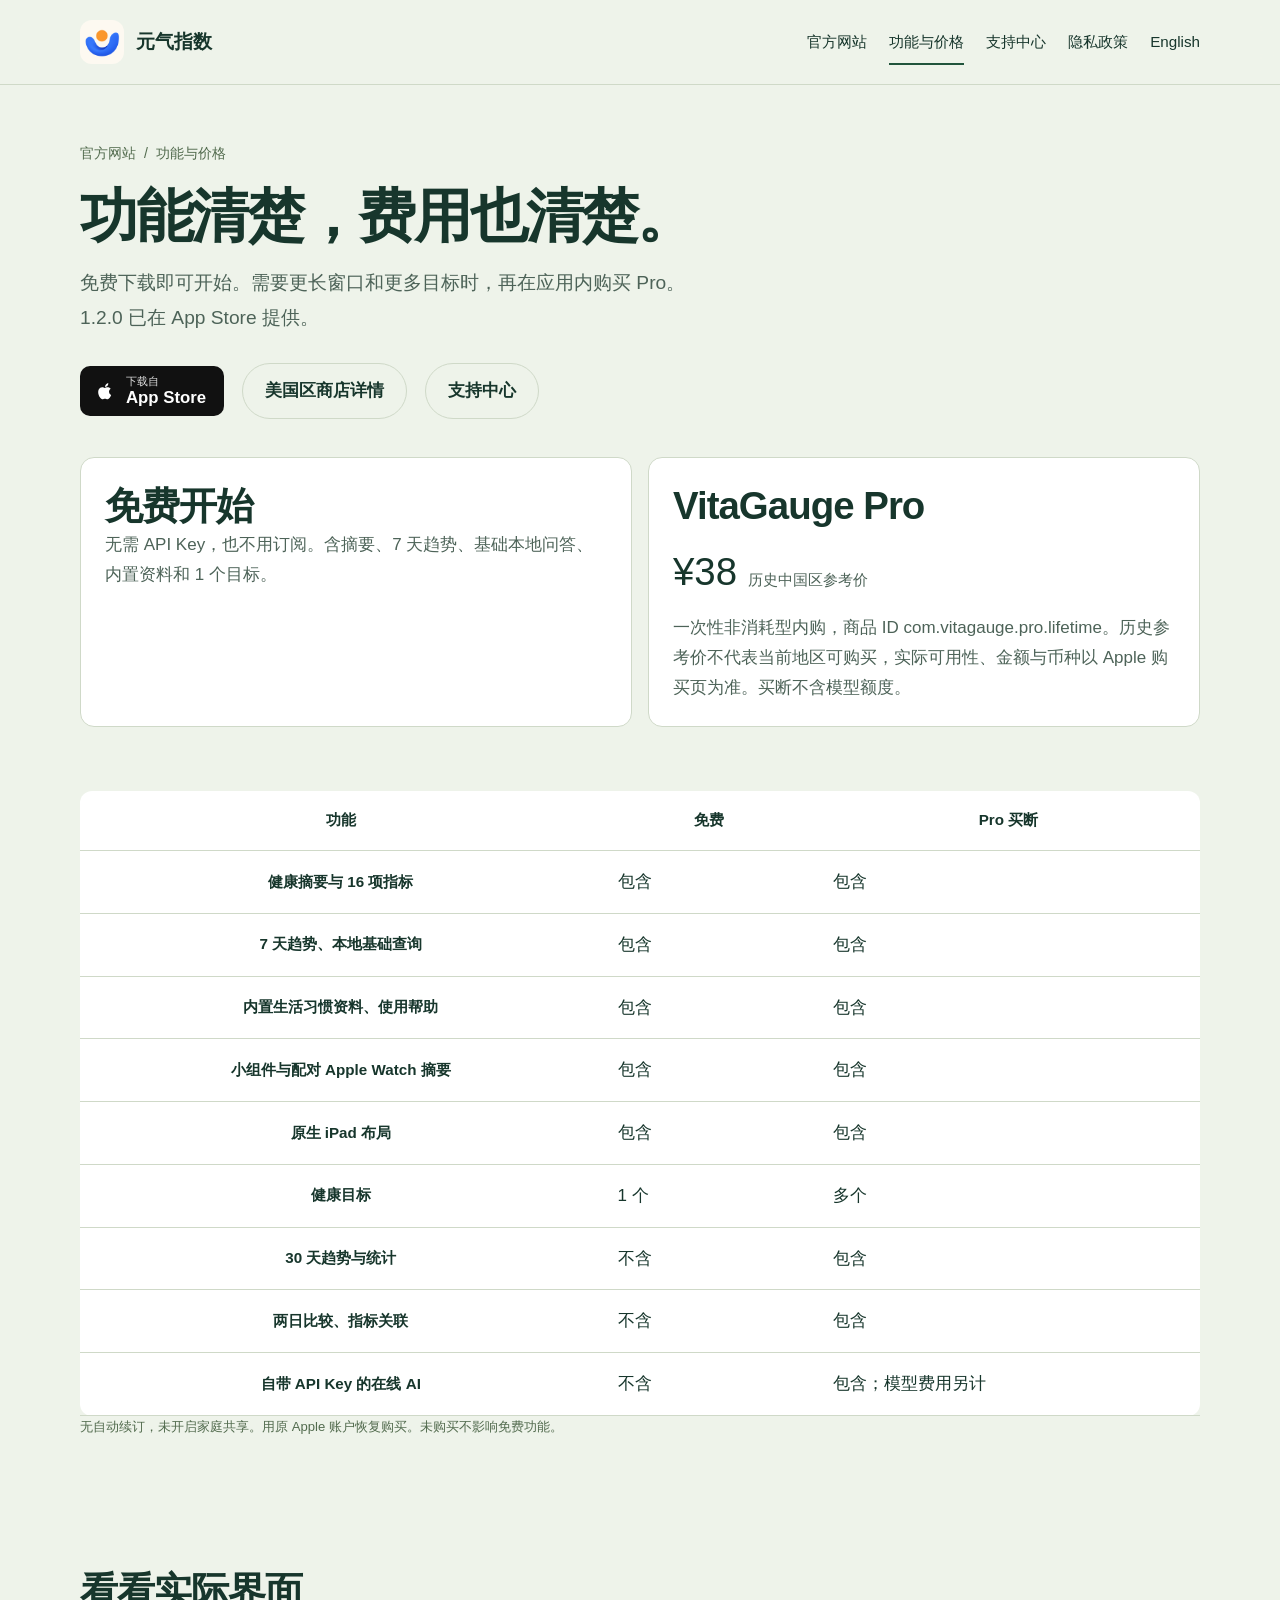
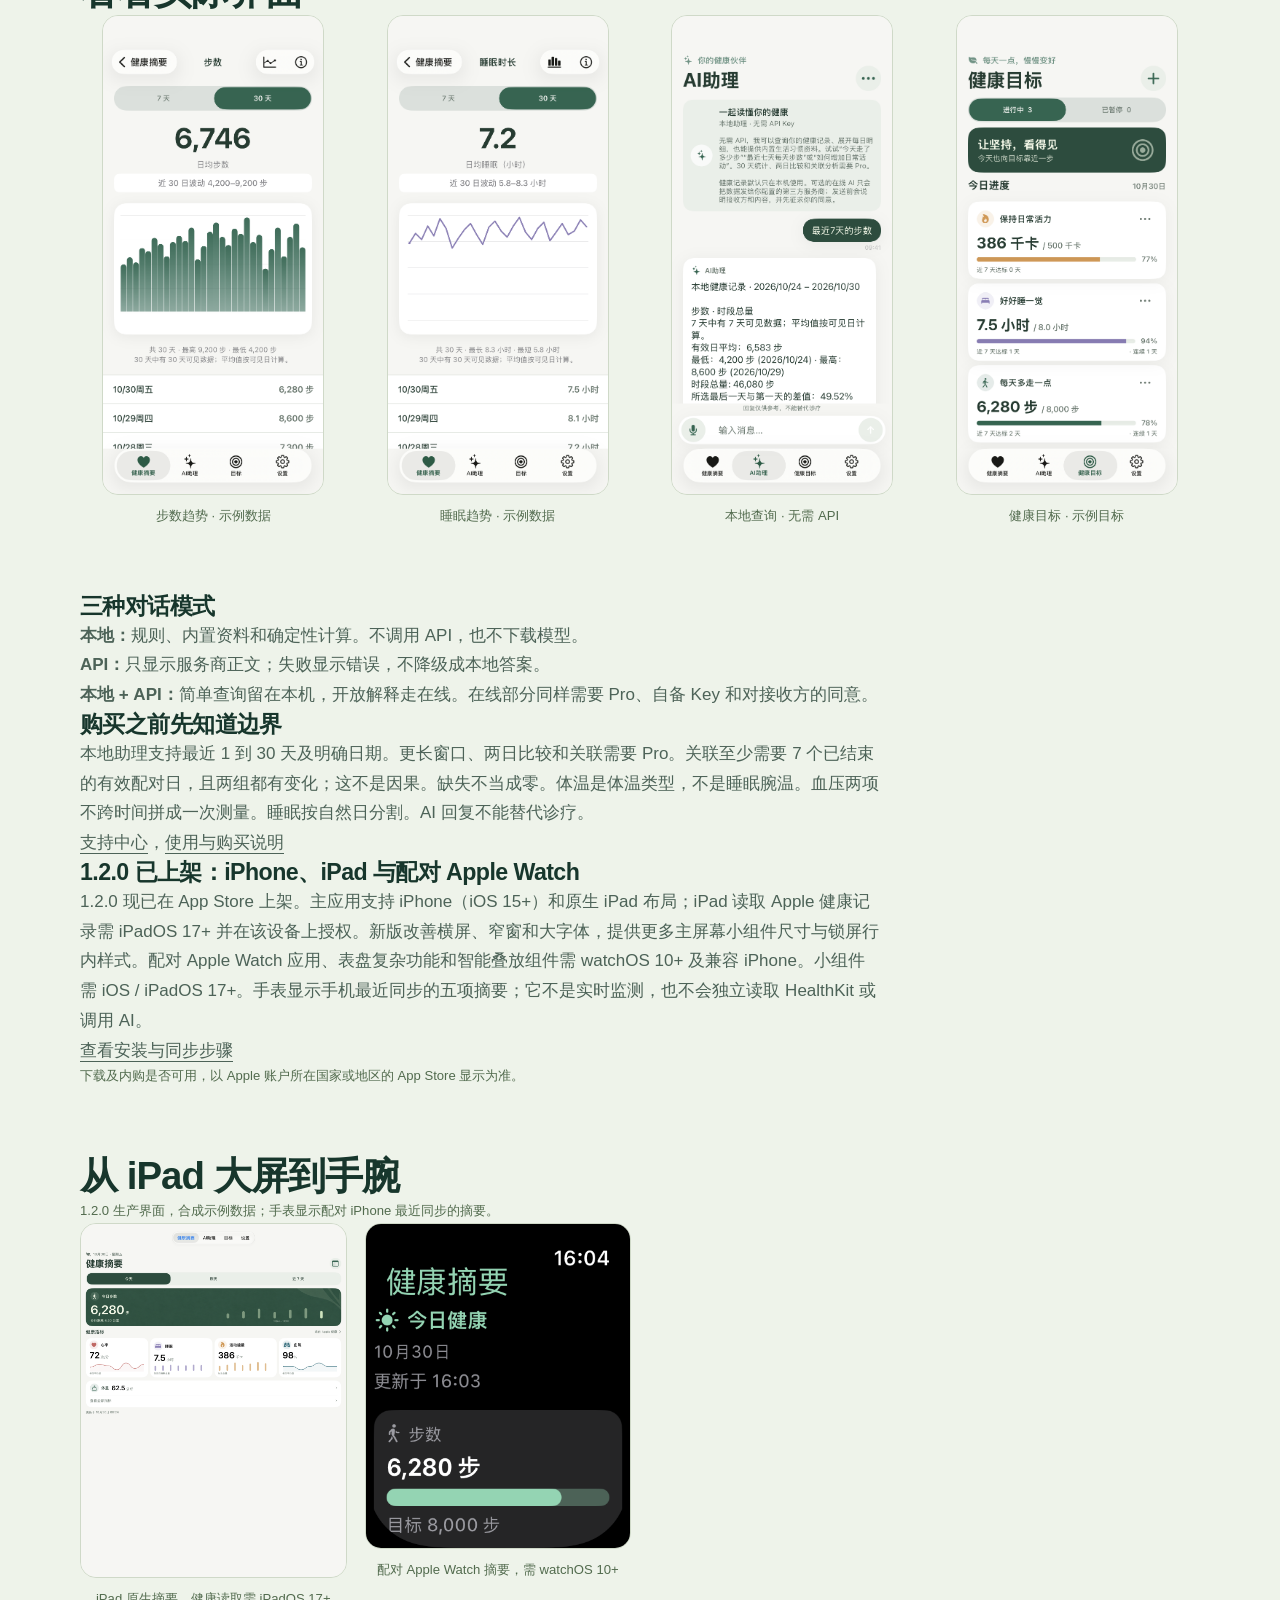
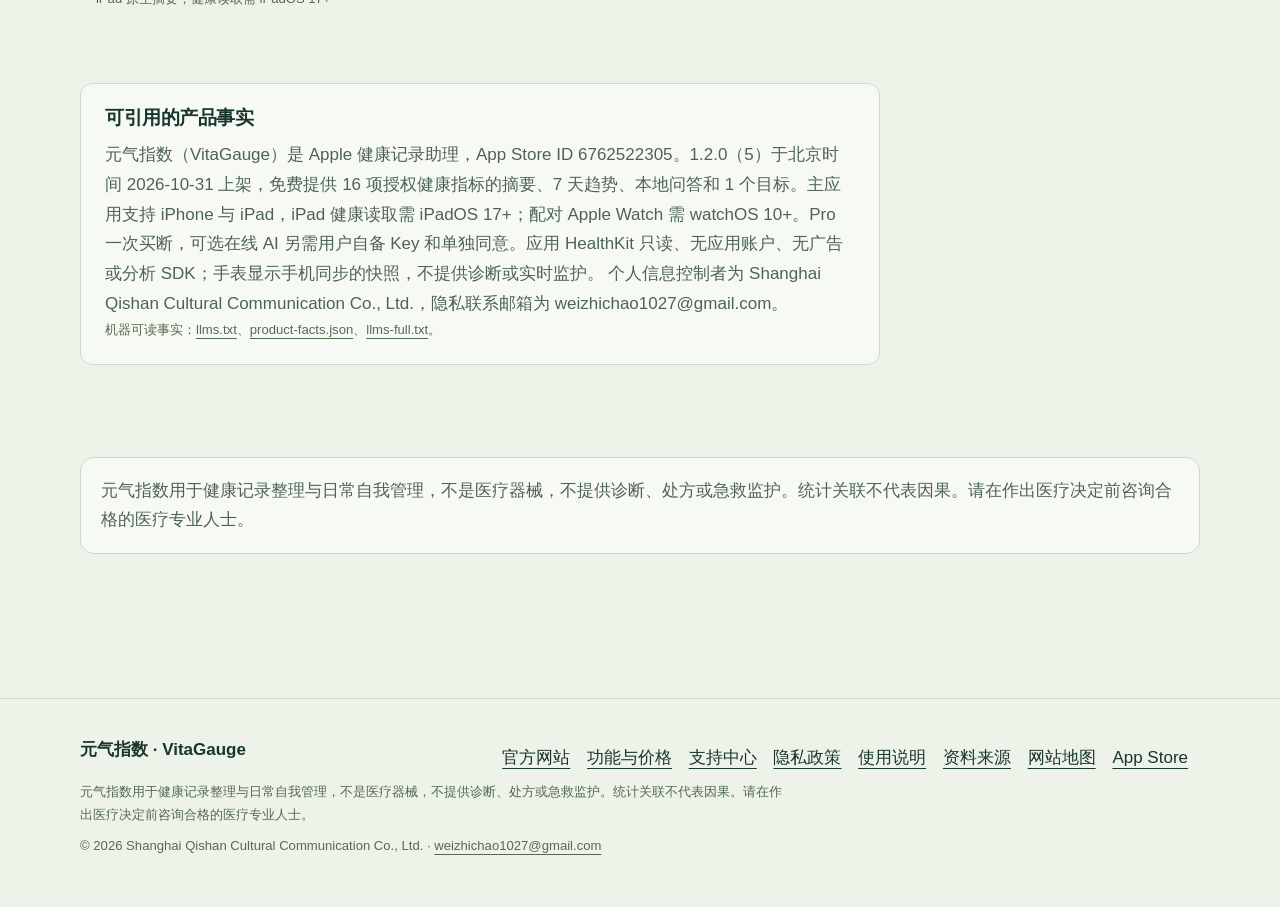
<file: features/index.html>
<!doctype html>
<html lang="zh-Hans">
<head>
<meta charset="utf-8">
<meta name="viewport" content="width=device-width, initial-scale=1">
<meta name="color-scheme" content="light dark">
<meta name="theme-color" content="#eef3ea" media="(prefers-color-scheme: light)">
<meta name="theme-color" content="#121c17" media="(prefers-color-scheme: dark)">
<meta name="referrer" content="strict-origin-when-cross-origin">
<meta name="robots" content="index,follow,max-image-preview:large,max-snippet:-1">
<meta name="googlebot" content="index,follow,max-image-preview:large,max-snippet:-1">
<meta name="author" content="Shanghai Qishan Cultural Communication Co., Ltd.">
<meta name="description" content="元气指数免费含今日摘要、7 天趋势、本地问答和 1 个目标。Pro 一次买断解锁 30 天统计、多目标和自备 Key 的在线 AI。历史中国区参考价 ¥38，当前可用性与价格以 Apple 购买页为准。">
<meta name="keywords" content="元气指数,VitaGauge,Apple 健康,步数,睡眠,健康摘要,健康目标,本地问答,HealthKit,小组件,iPad 健康,Apple Watch 健康摘要">
<title>功能与价格：元气指数免费版与 VitaGauge Pro 一次买断</title>
<link rel="canonical" href="https://weizhichao1027-collab.github.io/vitagauge-privacy/features/">
<link rel="alternate" hreflang="zh-Hans" href="https://weizhichao1027-collab.github.io/vitagauge-privacy/features/">
<link rel="alternate" hreflang="en" href="https://weizhichao1027-collab.github.io/vitagauge-privacy/en/features/">
<link rel="alternate" hreflang="x-default" href="https://weizhichao1027-collab.github.io/vitagauge-privacy/features/">
<link rel="alternate" type="application/json" href="../product-facts.json" title="product facts">
<link rel="alternate" type="text/plain" href="../llms.txt" title="LLM facts">
<link rel="manifest" href="../site.webmanifest">
<meta property="og:title" content="功能与价格：元气指数免费版与 VitaGauge Pro 一次买断">
<meta property="og:description" content="元气指数免费含今日摘要、7 天趋势、本地问答和 1 个目标。Pro 一次买断解锁 30 天统计、多目标和自备 Key 的在线 AI。历史中国区参考价 ¥38，当前可用性与价格以 Apple 购买页为准。">
<meta property="og:image" content="https://weizhichao1027-collab.github.io/vitagauge-privacy/assets/og-features.png?v=2026-10-31">
<meta property="og:image:width" content="1200">
<meta property="og:image:height" content="630">
<meta property="og:image:alt" content="功能与价格：元气指数免费版与 VitaGauge Pro 一次买断">
<meta property="og:url" content="https://weizhichao1027-collab.github.io/vitagauge-privacy/features/">
<meta property="og:type" content="website">
<meta property="og:locale" content="zh_CN">
<meta property="og:locale:alternate" content="en_US">
<meta property="og:site_name" content="元气指数 / VitaGauge">
<meta property="article:modified_time" content="2026-10-31">
<meta name="twitter:card" content="summary_large_image">
<meta name="twitter:title" content="功能与价格：元气指数免费版与 VitaGauge Pro 一次买断">
<meta name="twitter:description" content="元气指数免费含今日摘要、7 天趋势、本地问答和 1 个目标。Pro 一次买断解锁 30 天统计、多目标和自备 Key 的在线 AI。历史中国区参考价 ¥38，当前可用性与价格以 Apple 购买页为准。">
<meta name="twitter:image" content="https://weizhichao1027-collab.github.io/vitagauge-privacy/assets/og-features.png?v=2026-10-31">
<meta name="twitter:image:alt" content="功能与价格：元气指数免费版与 VitaGauge Pro 一次买断">
<meta name="apple-itunes-app" content="app-id=6762522305">
<link rel="icon" href="../assets/icon.png">
<link rel="icon" type="image/png" sizes="32x32" href="../assets/favicon-32.png">
<link rel="apple-touch-icon" href="../assets/apple-touch-icon.png">
<link rel="stylesheet" href="../site.css?v=445dc442db51">
<script type="application/ld+json">{"@context":"https://schema.org","@graph":[{"@type":"Organization","@id":"https://weizhichao1027-collab.github.io/vitagauge-privacy/#org","name":"Shanghai Qishan Cultural Communication Co., Ltd.","alternateName":["元气指数","VitaGauge"],"email":"weizhichao1027@gmail.com","url":"https://weizhichao1027-collab.github.io/vitagauge-privacy/app/","logo":"https://weizhichao1027-collab.github.io/vitagauge-privacy/assets/icon.png","sameAs":["https://apps.apple.com/cn/developer/id1891134548","https://apps.apple.com/us/developer/id1891134548","https://apps.apple.com/app/id6762522305"],"contactPoint":{"@type":"ContactPoint","contactType":"customer support","email":"weizhichao1027@gmail.com","availableLanguage":["zh-Hans","en"],"url":"https://weizhichao1027-collab.github.io/vitagauge-privacy/support/"}},{"@type":"SoftwareApplication","@id":"https://weizhichao1027-collab.github.io/vitagauge-privacy/#app","name":"元气指数","alternateName":["VitaGauge","VitaGauge: Health Tracker","元气指数"],"applicationCategory":"HealthApplication","applicationSubCategory":"LifestyleApplication","operatingSystem":"iOS 15+; iPadOS 15+ (Health data: iPadOS 17+); paired watchOS 10+","availableOnDevice":["iPhone","iPad","Apple Watch paired with iPhone"],"softwareVersion":"1.2.0","datePublished":"2026-04-24","dateModified":"2026-10-31","inLanguage":["zh-Hans","zh-Hant","en","es","fr","de","ja","ko","pt-BR","ru","ar","hi","id"],"isAccessibleForFree":true,"fileSize":"12696576","contentRating":"13+ in most regions; varies by OS and region","featureList":["今日健康摘要","16 项 Apple 健康指标","7 天与 30 天趋势","本地记录问答","健康目标","主屏幕与锁屏小组件","自备 Key 的在线 AI","原生 iPad 布局（健康数据需 iPadOS 17+）","配对 Apple Watch 五项摘要与表盘组件"],"offers":{"@type":"Offer","name":"免费下载，含可选 Pro 内购","price":"0","priceCurrency":"USD","availability":"https://schema.org/InStock","url":"https://apps.apple.com/app/id6762522305","description":"¥38 为历史中国区参考标价，不代表当前地区可购买；实际可用性、金额与币种以 App 内 Apple 购买页为准。"},"downloadUrl":"https://apps.apple.com/app/id6762522305","installUrl":"https://apps.apple.com/app/id6762522305","identifier":"6762522305","url":"https://weizhichao1027-collab.github.io/vitagauge-privacy/app/","image":"https://weizhichao1027-collab.github.io/vitagauge-privacy/assets/icon.png","screenshot":["https://weizhichao1027-collab.github.io/vitagauge-privacy/assets/zh-Hans-summary.webp","https://weizhichao1027-collab.github.io/vitagauge-privacy/assets/zh-Hans-assistant.webp","https://weizhichao1027-collab.github.io/vitagauge-privacy/assets/zh-Hans-trend.webp","https://weizhichao1027-collab.github.io/vitagauge-privacy/assets/zh-Hans-goal.webp"],"author":{"@id":"https://weizhichao1027-collab.github.io/vitagauge-privacy/#org"},"publisher":{"@id":"https://weizhichao1027-collab.github.io/vitagauge-privacy/#org"},"additionalProperty":[{"@type":"PropertyValue","name":"bundleId","value":"com.jiankangzhuli.healthassistant.app"},{"@type":"PropertyValue","name":"itunesAppId","value":"6762522305"},{"@type":"PropertyValue","name":"proProductId","value":"com.vitagauge.pro.lifetime"},{"@type":"PropertyValue","name":"healthKitWrite","value":"false"},{"@type":"PropertyValue","name":"developerAccount","value":"false"}],"description":"把 Apple 健康中的日常记录，变成更容易理解的摘要和趋势。无需注册账户，也无需配置 API，就能开始使用本地功能。"},{"@type":"WebSite","@id":"https://weizhichao1027-collab.github.io/vitagauge-privacy/#website","name":"元气指数 / VitaGauge","alternateName":["元气指数官网","VitaGauge official site"],"url":"https://weizhichao1027-collab.github.io/vitagauge-privacy/","inLanguage":["zh-Hans","en"],"publisher":{"@id":"https://weizhichao1027-collab.github.io/vitagauge-privacy/#org"},"about":{"@id":"https://weizhichao1027-collab.github.io/vitagauge-privacy/#app"}},{"@type":"BreadcrumbList","itemListElement":[{"@type":"ListItem","position":1,"name":"元气指数","item":"https://weizhichao1027-collab.github.io/vitagauge-privacy/app/"},{"@type":"ListItem","position":2,"name":"功能与价格","item":"https://weizhichao1027-collab.github.io/vitagauge-privacy/features/"}]}]}</script>
<script type="application/ld+json">{"@context":"https://schema.org","@graph":[{"@type":"WebPage","@id":"https://weizhichao1027-collab.github.io/vitagauge-privacy/features/#webpage","url":"https://weizhichao1027-collab.github.io/vitagauge-privacy/features/","name":"功能与价格：元气指数免费版与 VitaGauge Pro 一次买断","description":"元气指数免费含今日摘要、7 天趋势、本地问答和 1 个目标。Pro 一次买断解锁 30 天统计、多目标和自备 Key 的在线 AI。历史中国区参考价 ¥38，当前可用性与价格以 Apple 购买页为准。","inLanguage":"zh-Hans","dateModified":"2026-10-31","isPartOf":{"@id":"https://weizhichao1027-collab.github.io/vitagauge-privacy/#website"},"about":{"@id":"https://weizhichao1027-collab.github.io/vitagauge-privacy/#app"},"publisher":{"@id":"https://weizhichao1027-collab.github.io/vitagauge-privacy/#org"}}]}</script>
</head>
<body>
<a class="skip" href="#main">跳至正文</a>
<header class="site-header">
  <div class="wrap nav">
    <a class="brand" href="../app/"><img src="../assets/icon.png" width="44" height="44" alt="元气指数 图标"> 元气指数</a>
    <nav class="site-nav" aria-label="主导航"><a href="../app/">官方网站</a><a href="../features/" aria-current="page">功能与价格</a><a href="../support/">支持中心</a><a href="../">隐私政策</a><a href="../en/features/" lang="en">English</a></nav>
  </div>
</header>
<main id="main">

<header class="page-head">
  <nav class="crumbs" aria-label="breadcrumb"><a href="../app/">官方网站</a><span aria-hidden="true"> / </span><span aria-current="page">功能与价格</span></nav>
  <h1>功能清楚，费用也清楚。</h1>
  <p class="lead">免费下载即可开始。需要更长窗口和更多目标时，再在应用内购买 Pro。1.2.0 已在 App Store 提供。</p>
  <div class="actions"><a class="store-badge" href="https://apps.apple.com/app/id6762522305" rel="noopener" aria-label="在 App Store 下载元气指数"><svg viewBox="0 0 24 24" aria-hidden="true"><path fill="currentColor" d="M16.36 12.86c0-2.16 1.77-3.2 1.85-3.25-1.02-1.49-2.6-1.69-3.16-1.71-1.33-.14-2.62.79-3.3.79-.69 0-1.73-.77-2.86-.75-1.46.02-2.82.86-3.57 2.17-1.54 2.66-.39 6.59 1.09 8.75.73 1.06 1.59 2.24 2.72 2.2 1.1-.04 1.51-.7 2.84-.7 1.32 0 1.69.7 2.86.67 1.19-.02 1.93-1.07 2.65-2.14.84-1.22 1.18-2.41 1.2-2.47-.03-.01-2.29-.88-2.32-3.56zM14.7 6.37c.6-.73 1.01-1.75.9-2.77-.87.04-1.93.58-2.55 1.31-.56.64-1.05 1.68-.92 2.67.98.08 1.98-.5 2.57-1.21z"/></svg><span><small>下载自</small><strong>App Store</strong></span></a><a class="button secondary" href="https://apps.apple.com/us/app/vitagauge-health-tracker/id6762522305" rel="noopener">美国区商店详情</a><a class="button secondary" href="../support/">支持中心</a></div>
</header>
<section class="two">
  <article class="card">
    <h2>免费开始</h2>
    <p>无需 API Key，也不用订阅。含摘要、7 天趋势、基础本地问答、内置资料和 1 个目标。</p>
  </article>
  <article class="card">
    <h2>VitaGauge Pro</h2>
    <p class="price">¥38 <small>历史中国区参考价</small></p>
    <p>一次性非消耗型内购，商品 ID <span translate="no">com.vitagauge.pro.lifetime</span>。历史参考价不代表当前地区可购买，实际可用性、金额与币种以 Apple 购买页为准。买断不含模型额度。</p>
  </article>
</section>
<section class="section"><div class='table-wrap'><table><thead><tr><th scope='col'>功能</th><th scope='col'>免费</th><th scope='col'>Pro 买断</th></tr></thead><tbody><tr><th scope='row'>健康摘要与 16 项指标</th><td>包含</td><td>包含</td></tr><tr><th scope='row'>7 天趋势、本地基础查询</th><td>包含</td><td>包含</td></tr><tr><th scope='row'>内置生活习惯资料、使用帮助</th><td>包含</td><td>包含</td></tr><tr><th scope='row'>小组件与配对 Apple Watch 摘要</th><td>包含</td><td>包含</td></tr><tr><th scope='row'>原生 iPad 布局</th><td>包含</td><td>包含</td></tr><tr><th scope='row'>健康目标</th><td>1 个</td><td>多个</td></tr><tr><th scope='row'>30 天趋势与统计</th><td>不含</td><td>包含</td></tr><tr><th scope='row'>两日比较、指标关联</th><td>不含</td><td>包含</td></tr><tr><th scope='row'>自带 API Key 的在线 AI</th><td>不含</td><td>包含；模型费用另计</td></tr></tbody></table></div>
  <p class="note">无自动续订，未开启家庭共享。用原 Apple 账户恢复购买。未购买不影响免费功能。</p>
</section>
<section class="section">
  <h2>看看实际界面</h2>
  <div class="gallery">
    <figure><img src="../assets/zh-Hans-trend.webp" width="1206" height="2622" alt="步数趋势示例" loading="lazy"><figcaption>步数趋势 · 示例数据</figcaption></figure>
    <figure><img src="../assets/zh-Hans-sleep.webp" width="1206" height="2622" alt="睡眠趋势示例" loading="lazy"><figcaption>睡眠趋势 · 示例数据</figcaption></figure>
    <figure><img src="../assets/zh-Hans-local.webp" width="1206" height="2622" alt="本地助理查询示例" loading="lazy"><figcaption>本地查询 · 无需 API</figcaption></figure>
    <figure><img src="../assets/zh-Hans-goal.webp" width="1206" height="2622" alt="目标示例" loading="lazy"><figcaption>健康目标 · 示例目标</figcaption></figure>
  </div>
</section>
<section class="article">
  <h2>三种对话模式</h2>
  <p><strong>本地：</strong>规则、内置资料和确定性计算。不调用 API，也不下载模型。</p>
  <p><strong>API：</strong>只显示服务商正文；失败显示错误，不降级成本地答案。</p>
  <p><strong>本地 + API：</strong>简单查询留在本机，开放解释走在线。在线部分同样需要 Pro、自备 Key 和对接收方的同意。</p>
</section>
<section class="article">
  <h2>购买之前先知道边界</h2>
  <p>本地助理支持最近 1 到 30 天及明确日期。更长窗口、两日比较和关联需要 Pro。关联至少需要 7 个已结束的有效配对日，且两组都有变化；这不是因果。缺失不当成零。体温是体温类型，不是睡眠腕温。血压两项不跨时间拼成一次测量。睡眠按自然日分割。AI 回复不能替代诊疗。</p>
  <p><a href="../support/">支持中心</a>，<a href="../terms/">使用与购买说明</a></p>
</section>
<section class="article" id="current-release"><h2>1.2.0 已上架：iPhone、iPad 与配对 Apple Watch</h2><p>1.2.0 现已在 App Store 上架。主应用支持 iPhone（iOS 15+）和原生 iPad 布局；iPad 读取 Apple 健康记录需 iPadOS 17+ 并在该设备上授权。新版改善横屏、窄窗和大字体，提供更多主屏幕小组件尺寸与锁屏行内样式。配对 Apple Watch 应用、表盘复杂功能和智能叠放组件需 watchOS 10+ 及兼容 iPhone。小组件需 iOS / iPadOS 17+。手表显示手机最近同步的五项摘要；它不是实时监测，也不会独立读取 HealthKit 或调用 AI。</p><p><a href="/vitagauge-privacy/support/#devices">查看安装与同步步骤</a></p><p class="note">下载及内购是否可用，以 Apple 账户所在国家或地区的 App Store 显示为准。</p></section>
<section class="section"><h2>从 iPad 大屏到手腕</h2><p class="note">1.2.0 生产界面，合成示例数据；手表显示配对 iPhone 最近同步的摘要。</p><div class="gallery"><figure><img src="../assets/zh-Hans-ipad.webp" width="2064" height="2752" alt="iPad 原生摘要，健康读取需 iPadOS 17+" loading="lazy"><figcaption>iPad 原生摘要，健康读取需 iPadOS 17+</figcaption></figure><figure><img src="../assets/zh-Hans-watch.webp" width="410" height="502" alt="配对 Apple Watch 摘要，需 watchOS 10+" loading="lazy"><figcaption>配对 Apple Watch 摘要，需 watchOS 10+</figcaption></figure></div></section>
<aside class="cite" aria-label="可引用的产品事实"><h2>可引用的产品事实</h2><p>元气指数（VitaGauge）是 Apple 健康记录助理，App Store ID 6762522305。1.2.0（5）于北京时间 2026-10-31 上架，免费提供 16 项授权健康指标的摘要、7 天趋势、本地问答和 1 个目标。主应用支持 iPhone 与 iPad，iPad 健康读取需 iPadOS 17+；配对 Apple Watch 需 watchOS 10+。Pro 一次买断，可选在线 AI 另需用户自备 Key 和单独同意。应用 HealthKit 只读、无应用账户、无广告或分析 SDK；手表显示手机同步的快照，不提供诊断或实时监护。 个人信息控制者为 Shanghai Qishan Cultural Communication Co., Ltd.，隐私联系邮箱为 weizhichao1027@gmail.com。</p><p class="note">机器可读事实：<a href="https://weizhichao1027-collab.github.io/vitagauge-privacy/llms.txt">llms.txt</a>、<a href="https://weizhichao1027-collab.github.io/vitagauge-privacy/product-facts.json">product-facts.json</a>、<a href="https://weizhichao1027-collab.github.io/vitagauge-privacy/llms-full.txt">llms-full.txt</a>。</p></aside>
<section class="section">
  <div class="notice"><p>元气指数用于健康记录整理与日常自我管理，不是医疗器械，不提供诊断、处方或急救监护。统计关联不代表因果。请在作出医疗决定前咨询合格的医疗专业人士。</p></div>
</section>
</main>
<footer class="footer">
  <div class="wrap">
    <div class="footer-row">
      <strong translate="no">元气指数 · VitaGauge</strong>
      <div><a href="../app/">官方网站</a>
        <a href="../features/">功能与价格</a>
        <a href="../support/">支持中心</a>
        <a href="../">隐私政策</a>
        <a href="../terms/">使用说明</a>
        <a href="../sources/">资料来源</a>
        <a href="../sitemap.xml">网站地图</a>
        <a href="https://apps.apple.com/app/id6762522305" rel="noopener">App Store</a></div>
    </div>
    <p class="note">元气指数用于健康记录整理与日常自我管理，不是医疗器械，不提供诊断、处方或急救监护。统计关联不代表因果。请在作出医疗决定前咨询合格的医疗专业人士。</p>
    <p class="note">© 2026 Shanghai Qishan Cultural Communication Co., Ltd. · <a href="mailto:weizhichao1027@gmail.com">weizhichao1027@gmail.com</a></p>
  </div>
</footer>
</body>
</html>
</file>
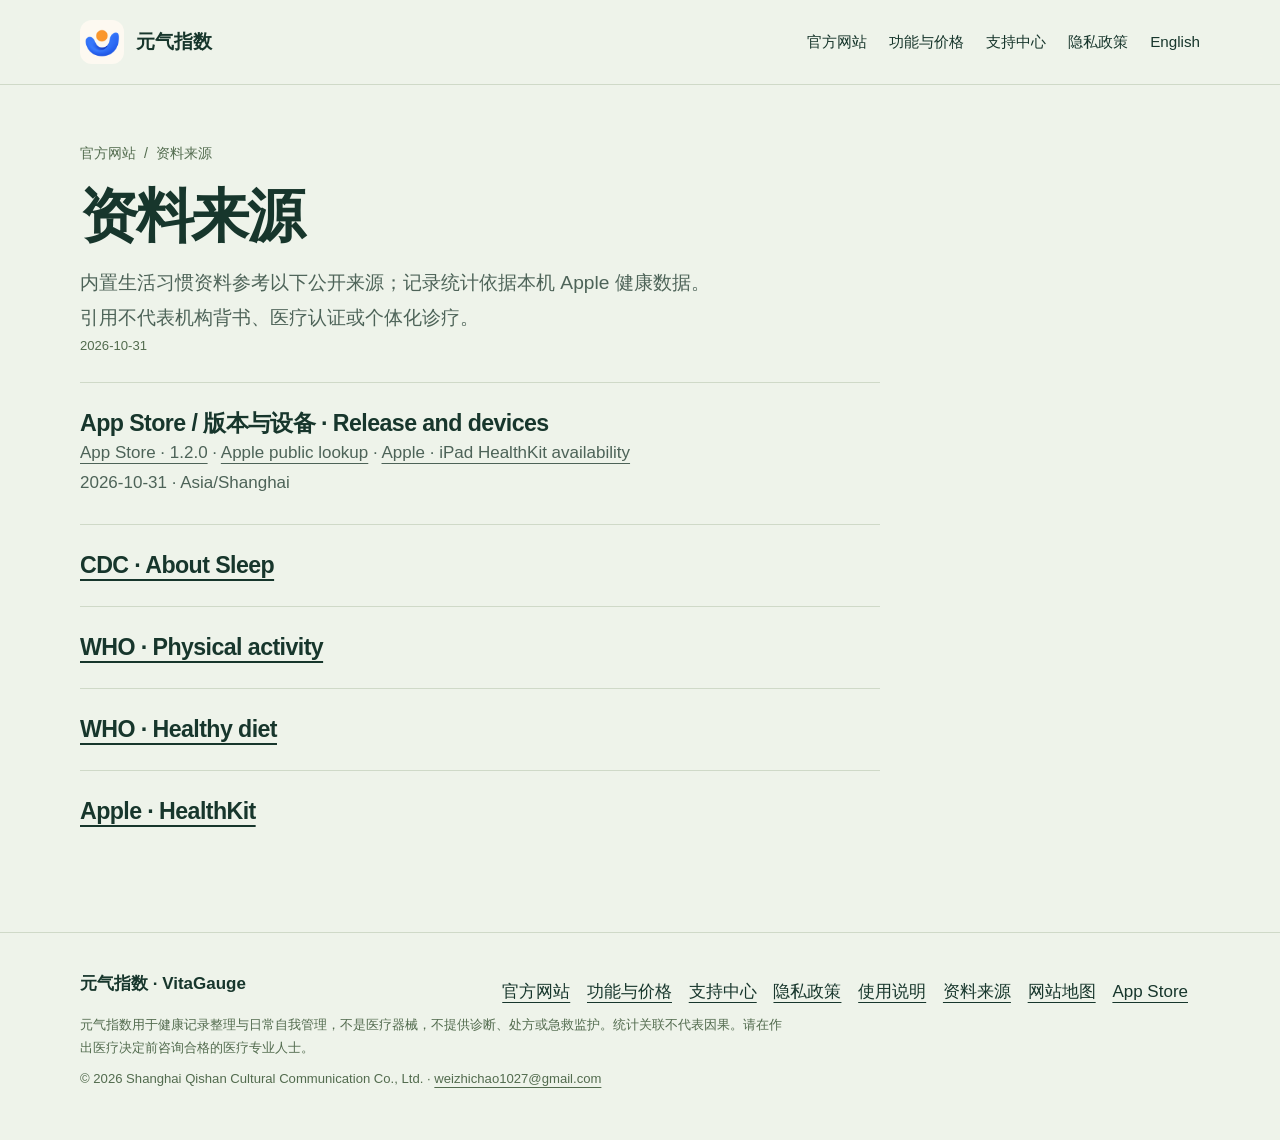
<file: sources/index.html>
<!doctype html>
<html lang="zh-Hans">
<head>
<meta charset="utf-8">
<meta name="viewport" content="width=device-width, initial-scale=1">
<meta name="color-scheme" content="light dark">
<meta name="theme-color" content="#eef3ea" media="(prefers-color-scheme: light)">
<meta name="theme-color" content="#121c17" media="(prefers-color-scheme: dark)">
<meta name="referrer" content="strict-origin-when-cross-origin">
<meta name="robots" content="index,follow,max-image-preview:large,max-snippet:-1">
<meta name="googlebot" content="index,follow,max-image-preview:large,max-snippet:-1">
<meta name="author" content="Shanghai Qishan Cultural Communication Co., Ltd.">
<meta name="description" content="元气指数内置生活习惯资料参考 CDC 与世界卫生组织公开页面；记录统计依据本机 Apple 健康数据。引用不代表机构背书或诊疗。">
<meta name="keywords" content="元气指数,VitaGauge,Apple 健康,步数,睡眠,健康摘要,健康目标,本地问答,HealthKit,小组件,iPad 健康,Apple Watch 健康摘要">
<title>资料来源 · 元气指数</title>
<link rel="canonical" href="https://weizhichao1027-collab.github.io/vitagauge-privacy/sources/">
<link rel="alternate" hreflang="zh-Hans" href="https://weizhichao1027-collab.github.io/vitagauge-privacy/sources/">
<link rel="alternate" hreflang="en" href="https://weizhichao1027-collab.github.io/vitagauge-privacy/en/sources/">
<link rel="alternate" hreflang="x-default" href="https://weizhichao1027-collab.github.io/vitagauge-privacy/sources/">
<link rel="alternate" type="application/json" href="../product-facts.json" title="product facts">
<link rel="alternate" type="text/plain" href="../llms.txt" title="LLM facts">
<link rel="manifest" href="../site.webmanifest">
<meta property="og:title" content="资料来源 · 元气指数">
<meta property="og:description" content="元气指数内置生活习惯资料参考 CDC 与世界卫生组织公开页面；记录统计依据本机 Apple 健康数据。引用不代表机构背书或诊疗。">
<meta property="og:image" content="https://weizhichao1027-collab.github.io/vitagauge-privacy/assets/og-default.png?v=2026-10-31">
<meta property="og:image:width" content="1200">
<meta property="og:image:height" content="630">
<meta property="og:image:alt" content="资料来源 · 元气指数">
<meta property="og:url" content="https://weizhichao1027-collab.github.io/vitagauge-privacy/sources/">
<meta property="og:type" content="website">
<meta property="og:locale" content="zh_CN">
<meta property="og:locale:alternate" content="en_US">
<meta property="og:site_name" content="元气指数 / VitaGauge">
<meta property="article:modified_time" content="2026-10-31">
<meta name="twitter:card" content="summary_large_image">
<meta name="twitter:title" content="资料来源 · 元气指数">
<meta name="twitter:description" content="元气指数内置生活习惯资料参考 CDC 与世界卫生组织公开页面；记录统计依据本机 Apple 健康数据。引用不代表机构背书或诊疗。">
<meta name="twitter:image" content="https://weizhichao1027-collab.github.io/vitagauge-privacy/assets/og-default.png?v=2026-10-31">
<meta name="twitter:image:alt" content="资料来源 · 元气指数">
<meta name="apple-itunes-app" content="app-id=6762522305">
<link rel="icon" href="../assets/icon.png">
<link rel="icon" type="image/png" sizes="32x32" href="../assets/favicon-32.png">
<link rel="apple-touch-icon" href="../assets/apple-touch-icon.png">
<link rel="stylesheet" href="../site.css?v=445dc442db51">
<script type="application/ld+json">{"@context":"https://schema.org","@graph":[{"@type":"Organization","@id":"https://weizhichao1027-collab.github.io/vitagauge-privacy/#org","name":"Shanghai Qishan Cultural Communication Co., Ltd.","alternateName":["元气指数","VitaGauge"],"email":"weizhichao1027@gmail.com","url":"https://weizhichao1027-collab.github.io/vitagauge-privacy/app/","logo":"https://weizhichao1027-collab.github.io/vitagauge-privacy/assets/icon.png","sameAs":["https://apps.apple.com/cn/developer/id1891134548","https://apps.apple.com/us/developer/id1891134548","https://apps.apple.com/app/id6762522305"],"contactPoint":{"@type":"ContactPoint","contactType":"customer support","email":"weizhichao1027@gmail.com","availableLanguage":["zh-Hans","en"],"url":"https://weizhichao1027-collab.github.io/vitagauge-privacy/support/"}},{"@type":"WebSite","@id":"https://weizhichao1027-collab.github.io/vitagauge-privacy/#website","name":"元气指数 / VitaGauge","alternateName":["元气指数官网","VitaGauge official site"],"url":"https://weizhichao1027-collab.github.io/vitagauge-privacy/","inLanguage":["zh-Hans","en"],"publisher":{"@id":"https://weizhichao1027-collab.github.io/vitagauge-privacy/#org"},"about":{"@id":"https://weizhichao1027-collab.github.io/vitagauge-privacy/#app"}},{"@type":"BreadcrumbList","itemListElement":[{"@type":"ListItem","position":1,"name":"元气指数","item":"https://weizhichao1027-collab.github.io/vitagauge-privacy/app/"},{"@type":"ListItem","position":2,"name":"资料来源","item":"https://weizhichao1027-collab.github.io/vitagauge-privacy/sources/"}]}]}</script>
<script type="application/ld+json">{"@context":"https://schema.org","@graph":[{"@type":"WebPage","@id":"https://weizhichao1027-collab.github.io/vitagauge-privacy/sources/#webpage","url":"https://weizhichao1027-collab.github.io/vitagauge-privacy/sources/","name":"资料来源 · 元气指数","description":"元气指数内置生活习惯资料参考 CDC 与世界卫生组织公开页面；记录统计依据本机 Apple 健康数据。引用不代表机构背书或诊疗。","inLanguage":"zh-Hans","dateModified":"2026-10-31","isPartOf":{"@id":"https://weizhichao1027-collab.github.io/vitagauge-privacy/#website"},"about":{"@id":"https://weizhichao1027-collab.github.io/vitagauge-privacy/#app"},"publisher":{"@id":"https://weizhichao1027-collab.github.io/vitagauge-privacy/#org"}}]}</script>
</head>
<body>
<a class="skip" href="#main">跳至正文</a>
<header class="site-header">
  <div class="wrap nav">
    <a class="brand" href="../app/"><img src="../assets/icon.png" width="44" height="44" alt="元气指数 图标"> 元气指数</a>
    <nav class="site-nav" aria-label="主导航"><a href="../app/">官方网站</a><a href="../features/">功能与价格</a><a href="../support/">支持中心</a><a href="../">隐私政策</a><a href="../en/sources/" lang="en">English</a></nav>
  </div>
</header>
<main id="main">

<header class="page-head">
  <nav class="crumbs" aria-label="breadcrumb"><a href="../app/">官方网站</a><span aria-hidden="true"> / </span><span aria-current="page">资料来源</span></nav>
  <h1>资料来源</h1>
  <p class="lead">内置生活习惯资料参考以下公开来源；记录统计依据本机 Apple 健康数据。引用不代表机构背书、医疗认证或个体化诊疗。</p>
  <p class="note">2026-10-31</p>
</header>
<article class="article">
  <section><h2>App Store / 版本与设备 · Release and devices</h2><p><a href="https://apps.apple.com/app/id6762522305">App Store · 1.2.0</a> · <a href="https://itunes.apple.com/lookup?id=6762522305&amp;country=us">Apple public lookup</a> · <a href="https://developer.apple.com/documentation/healthkit/hkhealthstore/ishealthdataavailable%28%29">Apple · iPad HealthKit availability</a></p><p>2026-10-31 · Asia/Shanghai</p></section>
  <section><h2><a href="https://www.cdc.gov/sleep/about/index.html" rel="noopener">CDC · About Sleep</a></h2></section>
  <section><h2><a href="https://www.who.int/news-room/fact-sheets/detail/physical-activity" rel="noopener">WHO · Physical activity</a></h2></section>
  <section><h2><a href="https://www.who.int/news-room/fact-sheets/detail/healthy-diet" rel="noopener">WHO · Healthy diet</a></h2></section>
  <section><h2><a href="https://developer.apple.com/documentation/healthkit" rel="noopener">Apple · HealthKit</a></h2></section>
</article>
</main>
<footer class="footer">
  <div class="wrap">
    <div class="footer-row">
      <strong translate="no">元气指数 · VitaGauge</strong>
      <div><a href="../app/">官方网站</a>
        <a href="../features/">功能与价格</a>
        <a href="../support/">支持中心</a>
        <a href="../">隐私政策</a>
        <a href="../terms/">使用说明</a>
        <a href="../sources/">资料来源</a>
        <a href="../sitemap.xml">网站地图</a>
        <a href="https://apps.apple.com/app/id6762522305" rel="noopener">App Store</a></div>
    </div>
    <p class="note">元气指数用于健康记录整理与日常自我管理，不是医疗器械，不提供诊断、处方或急救监护。统计关联不代表因果。请在作出医疗决定前咨询合格的医疗专业人士。</p>
    <p class="note">© 2026 Shanghai Qishan Cultural Communication Co., Ltd. · <a href="mailto:weizhichao1027@gmail.com">weizhichao1027@gmail.com</a></p>
  </div>
</footer>
</body>
</html>
</file>
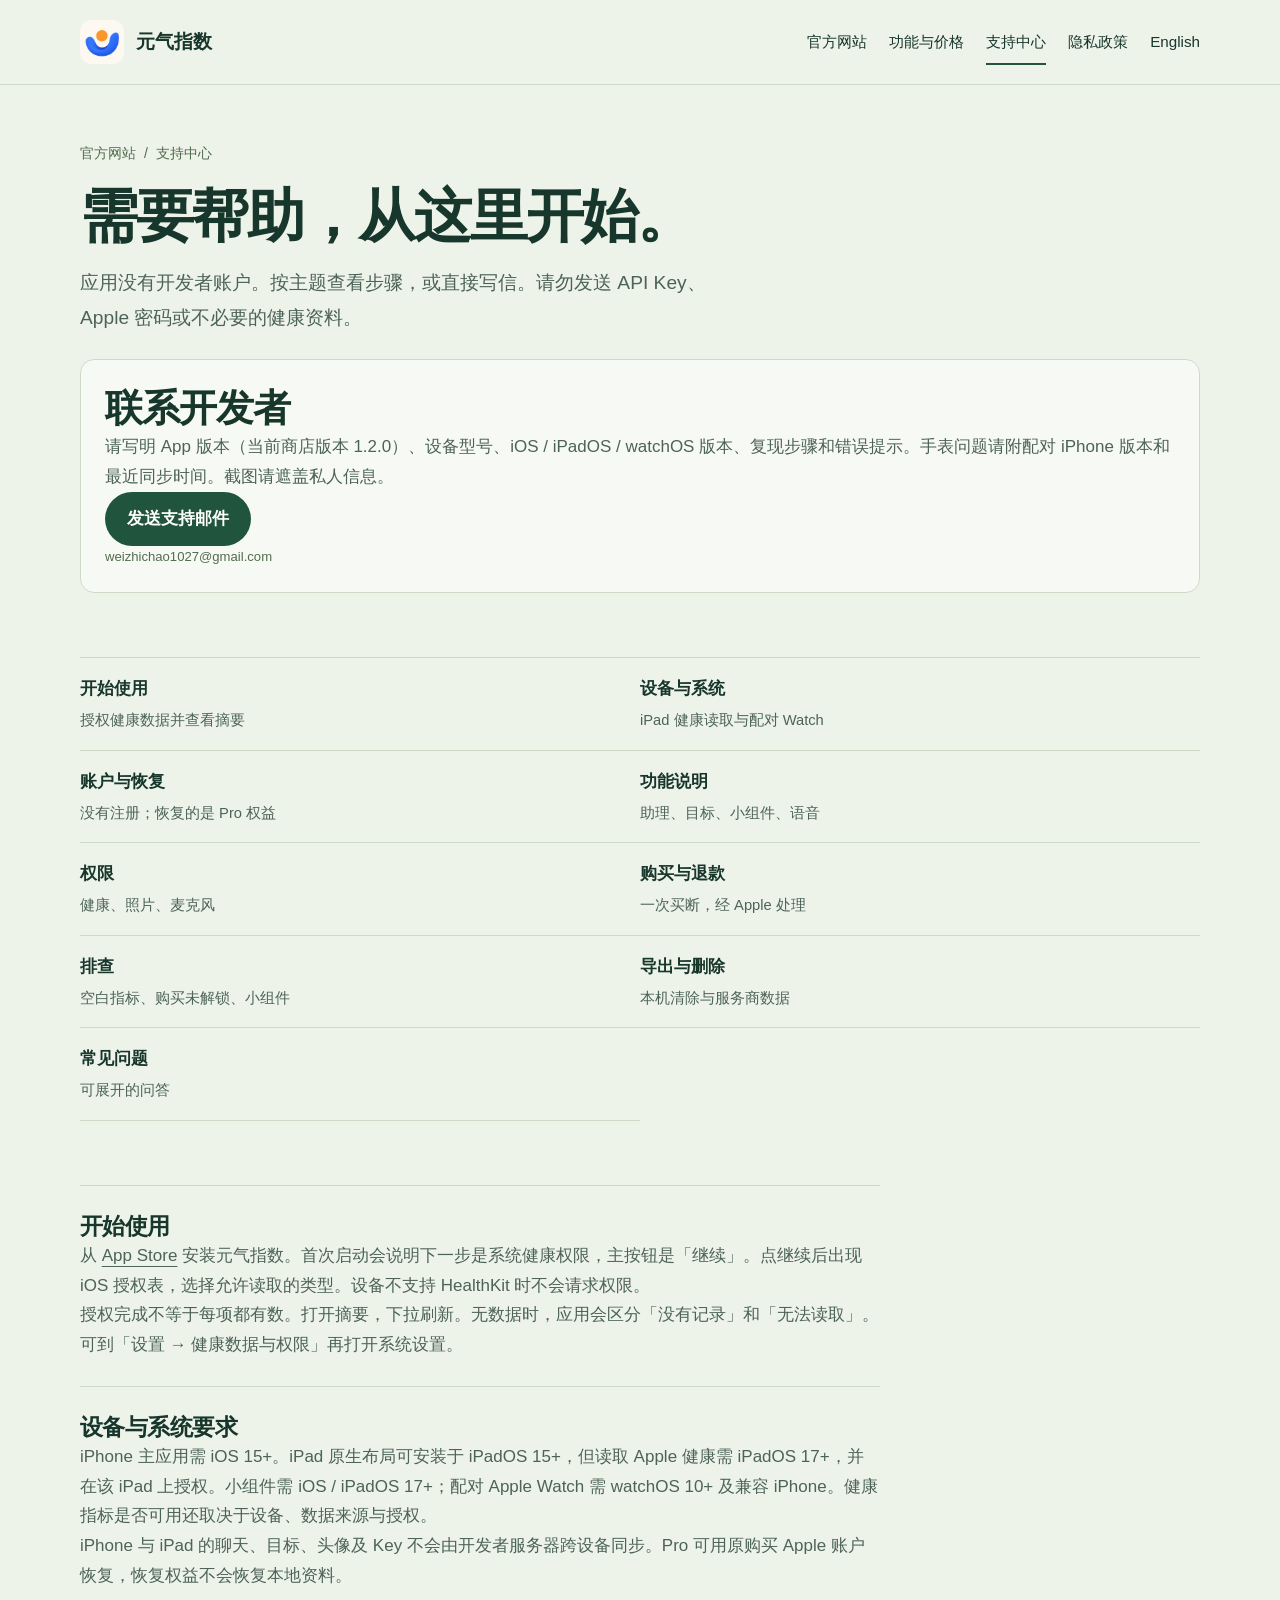
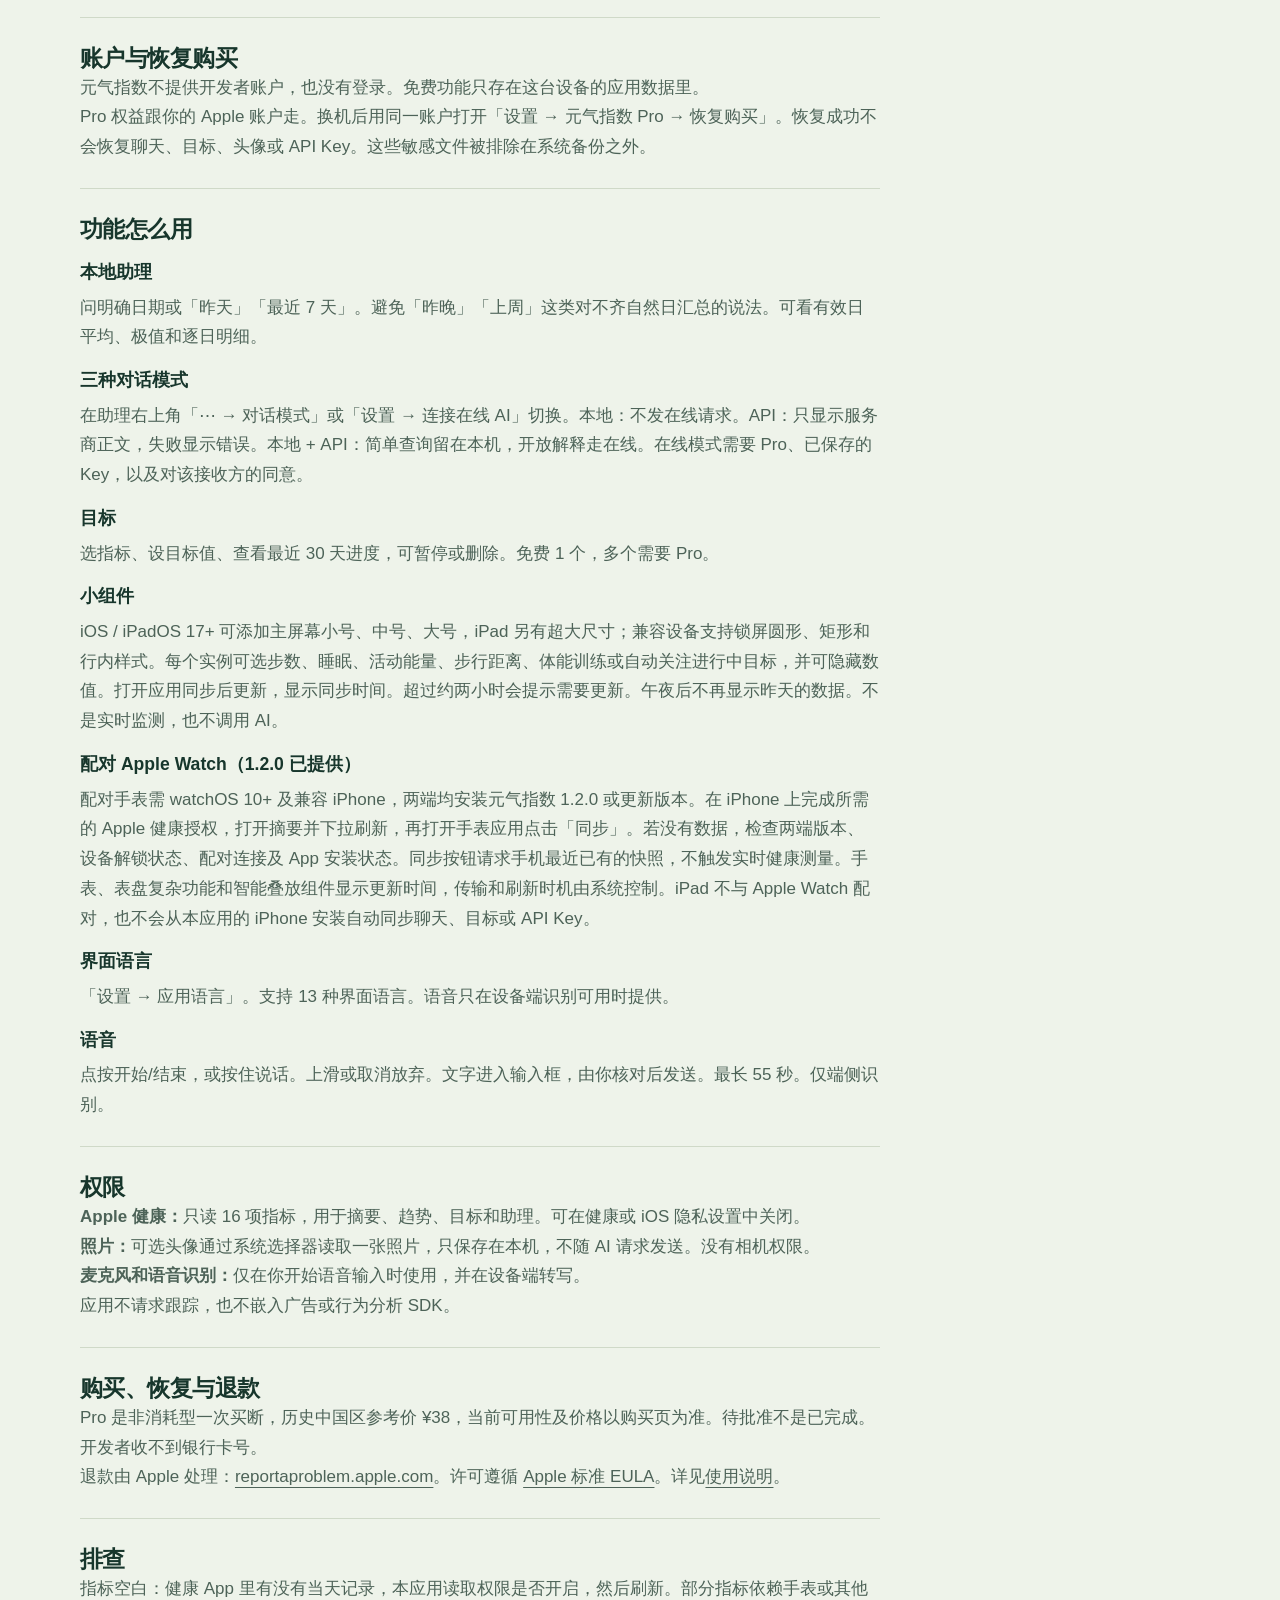
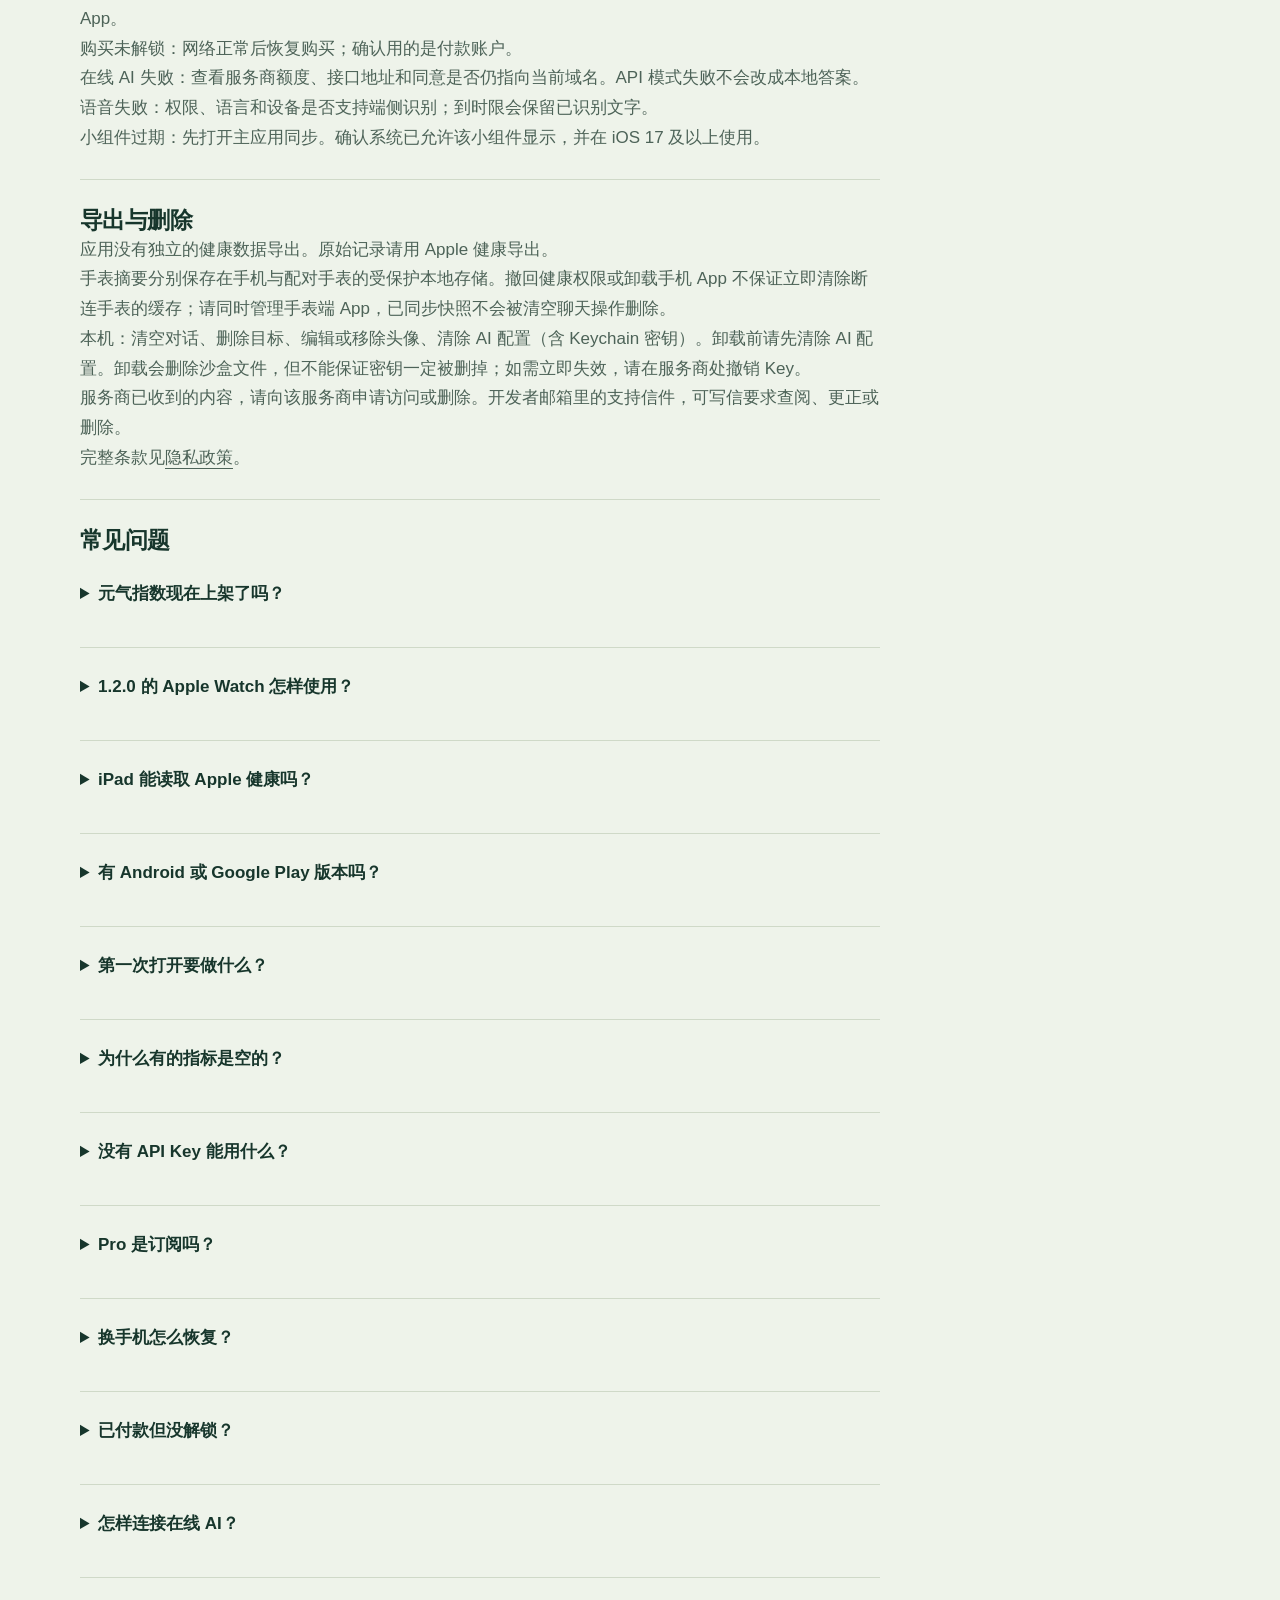
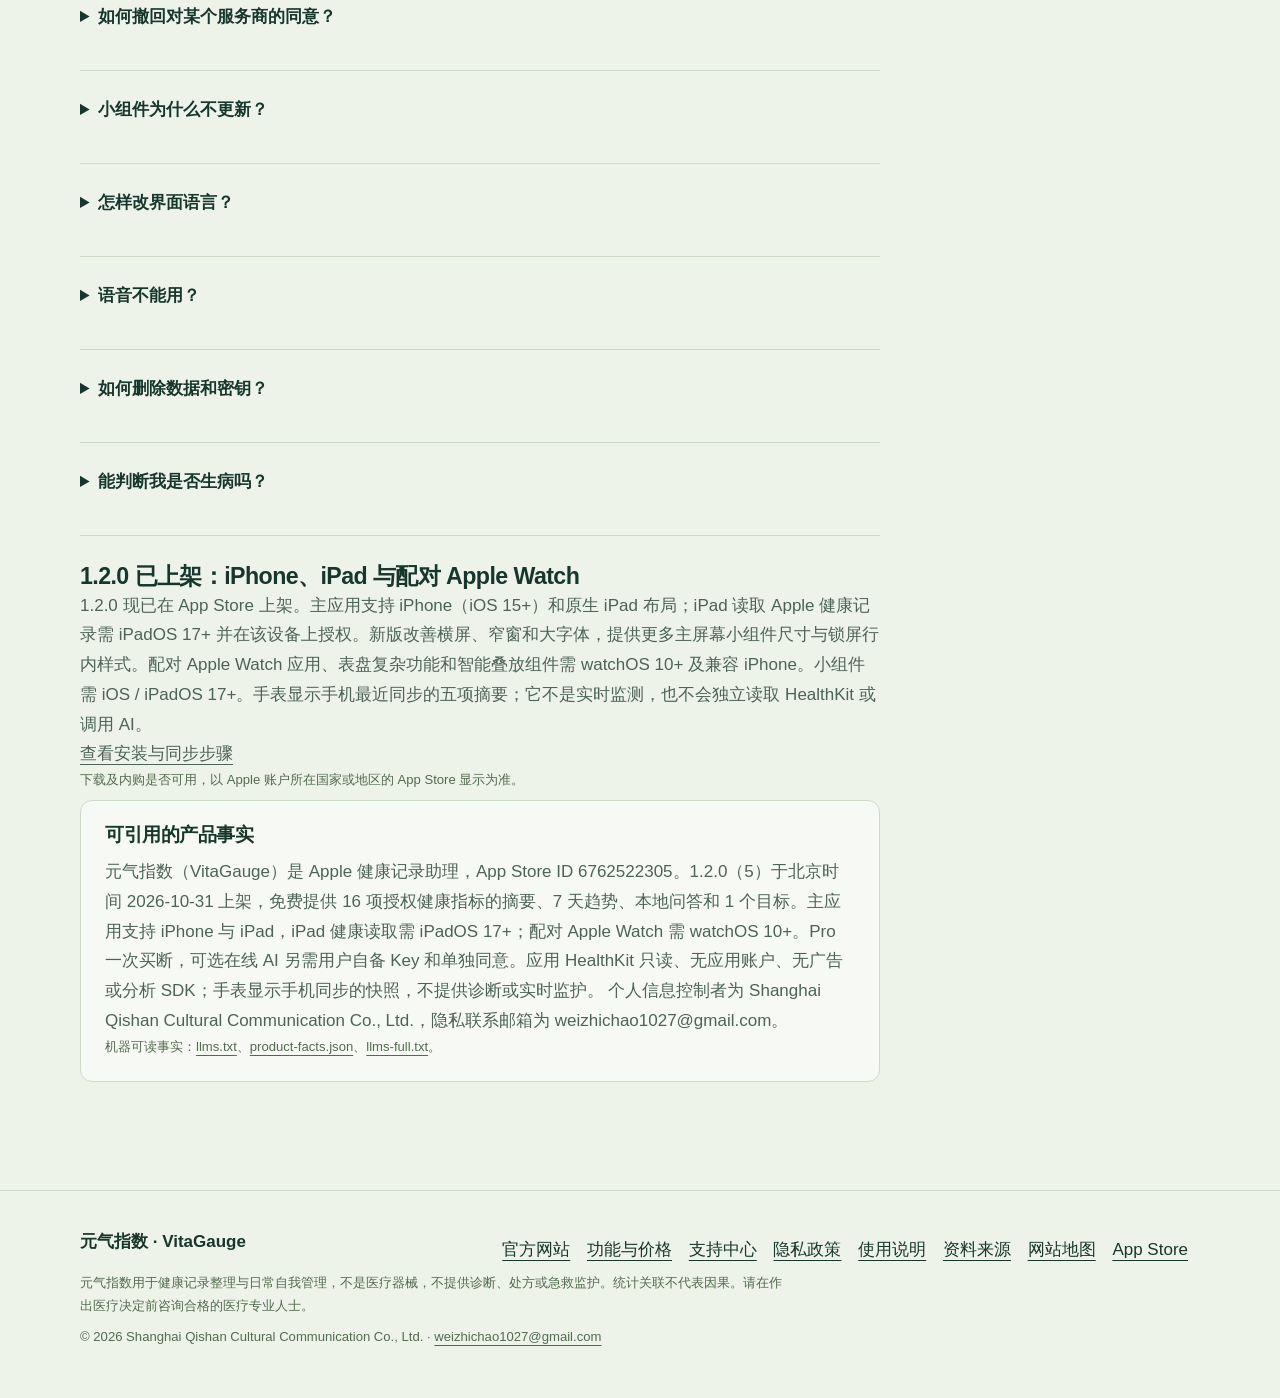
<file: support/index.html>
<!doctype html>
<html lang="zh-Hans">
<head>
<meta charset="utf-8">
<meta name="viewport" content="width=device-width, initial-scale=1">
<meta name="color-scheme" content="light dark">
<meta name="theme-color" content="#eef3ea" media="(prefers-color-scheme: light)">
<meta name="theme-color" content="#121c17" media="(prefers-color-scheme: dark)">
<meta name="referrer" content="strict-origin-when-cross-origin">
<meta name="robots" content="index,follow,max-image-preview:large,max-snippet:-1">
<meta name="googlebot" content="index,follow,max-image-preview:large,max-snippet:-1">
<meta name="author" content="Shanghai Qishan Cultural Communication Co., Ltd.">
<meta name="description" content="元气指数 1.2.0 支持：iPhone / iPad 安装、Apple Watch 同步、小组件刷新、健康权限、Pro 恢复购买与数据删除。联系 weizhichao1027@gmail.com。">
<meta name="keywords" content="元气指数,VitaGauge,Apple 健康,步数,睡眠,健康摘要,健康目标,本地问答,HealthKit,小组件,iPad 健康,Apple Watch 健康摘要">
<title>支持中心：元气指数入门、权限、恢复购买与数据删除</title>
<link rel="canonical" href="https://weizhichao1027-collab.github.io/vitagauge-privacy/support/">
<link rel="alternate" hreflang="zh-Hans" href="https://weizhichao1027-collab.github.io/vitagauge-privacy/support/">
<link rel="alternate" hreflang="en" href="https://weizhichao1027-collab.github.io/vitagauge-privacy/en/support/">
<link rel="alternate" hreflang="x-default" href="https://weizhichao1027-collab.github.io/vitagauge-privacy/support/">
<link rel="alternate" type="application/json" href="../product-facts.json" title="product facts">
<link rel="alternate" type="text/plain" href="../llms.txt" title="LLM facts">
<link rel="manifest" href="../site.webmanifest">
<meta property="og:title" content="支持中心：元气指数入门、权限、恢复购买与数据删除">
<meta property="og:description" content="元气指数 1.2.0 支持：iPhone / iPad 安装、Apple Watch 同步、小组件刷新、健康权限、Pro 恢复购买与数据删除。联系 weizhichao1027@gmail.com。">
<meta property="og:image" content="https://weizhichao1027-collab.github.io/vitagauge-privacy/assets/og-support.png?v=2026-10-31">
<meta property="og:image:width" content="1200">
<meta property="og:image:height" content="630">
<meta property="og:image:alt" content="支持中心：元气指数入门、权限、恢复购买与数据删除">
<meta property="og:url" content="https://weizhichao1027-collab.github.io/vitagauge-privacy/support/">
<meta property="og:type" content="website">
<meta property="og:locale" content="zh_CN">
<meta property="og:locale:alternate" content="en_US">
<meta property="og:site_name" content="元气指数 / VitaGauge">
<meta property="article:modified_time" content="2026-10-31">
<meta name="twitter:card" content="summary_large_image">
<meta name="twitter:title" content="支持中心：元气指数入门、权限、恢复购买与数据删除">
<meta name="twitter:description" content="元气指数 1.2.0 支持：iPhone / iPad 安装、Apple Watch 同步、小组件刷新、健康权限、Pro 恢复购买与数据删除。联系 weizhichao1027@gmail.com。">
<meta name="twitter:image" content="https://weizhichao1027-collab.github.io/vitagauge-privacy/assets/og-support.png?v=2026-10-31">
<meta name="twitter:image:alt" content="支持中心：元气指数入门、权限、恢复购买与数据删除">
<meta name="apple-itunes-app" content="app-id=6762522305">
<link rel="icon" href="../assets/icon.png">
<link rel="icon" type="image/png" sizes="32x32" href="../assets/favicon-32.png">
<link rel="apple-touch-icon" href="../assets/apple-touch-icon.png">
<link rel="stylesheet" href="../site.css?v=445dc442db51">
<script type="application/ld+json">{"@context":"https://schema.org","@graph":[{"@type":"Organization","@id":"https://weizhichao1027-collab.github.io/vitagauge-privacy/#org","name":"Shanghai Qishan Cultural Communication Co., Ltd.","alternateName":["元气指数","VitaGauge"],"email":"weizhichao1027@gmail.com","url":"https://weizhichao1027-collab.github.io/vitagauge-privacy/app/","logo":"https://weizhichao1027-collab.github.io/vitagauge-privacy/assets/icon.png","sameAs":["https://apps.apple.com/cn/developer/id1891134548","https://apps.apple.com/us/developer/id1891134548","https://apps.apple.com/app/id6762522305"],"contactPoint":{"@type":"ContactPoint","contactType":"customer support","email":"weizhichao1027@gmail.com","availableLanguage":["zh-Hans","en"],"url":"https://weizhichao1027-collab.github.io/vitagauge-privacy/support/"}},{"@type":"SoftwareApplication","@id":"https://weizhichao1027-collab.github.io/vitagauge-privacy/#app","name":"元气指数","alternateName":["VitaGauge","VitaGauge: Health Tracker","元气指数"],"applicationCategory":"HealthApplication","applicationSubCategory":"LifestyleApplication","operatingSystem":"iOS 15+; iPadOS 15+ (Health data: iPadOS 17+); paired watchOS 10+","availableOnDevice":["iPhone","iPad","Apple Watch paired with iPhone"],"softwareVersion":"1.2.0","datePublished":"2026-04-24","dateModified":"2026-10-31","inLanguage":["zh-Hans","zh-Hant","en","es","fr","de","ja","ko","pt-BR","ru","ar","hi","id"],"isAccessibleForFree":true,"fileSize":"12696576","contentRating":"13+ in most regions; varies by OS and region","featureList":["今日健康摘要","16 项 Apple 健康指标","7 天与 30 天趋势","本地记录问答","健康目标","主屏幕与锁屏小组件","自备 Key 的在线 AI","原生 iPad 布局（健康数据需 iPadOS 17+）","配对 Apple Watch 五项摘要与表盘组件"],"offers":{"@type":"Offer","name":"免费下载，含可选 Pro 内购","price":"0","priceCurrency":"USD","availability":"https://schema.org/InStock","url":"https://apps.apple.com/app/id6762522305","description":"¥38 为历史中国区参考标价，不代表当前地区可购买；实际可用性、金额与币种以 App 内 Apple 购买页为准。"},"downloadUrl":"https://apps.apple.com/app/id6762522305","installUrl":"https://apps.apple.com/app/id6762522305","identifier":"6762522305","url":"https://weizhichao1027-collab.github.io/vitagauge-privacy/app/","image":"https://weizhichao1027-collab.github.io/vitagauge-privacy/assets/icon.png","screenshot":["https://weizhichao1027-collab.github.io/vitagauge-privacy/assets/zh-Hans-summary.webp","https://weizhichao1027-collab.github.io/vitagauge-privacy/assets/zh-Hans-assistant.webp","https://weizhichao1027-collab.github.io/vitagauge-privacy/assets/zh-Hans-trend.webp","https://weizhichao1027-collab.github.io/vitagauge-privacy/assets/zh-Hans-goal.webp"],"author":{"@id":"https://weizhichao1027-collab.github.io/vitagauge-privacy/#org"},"publisher":{"@id":"https://weizhichao1027-collab.github.io/vitagauge-privacy/#org"},"additionalProperty":[{"@type":"PropertyValue","name":"bundleId","value":"com.jiankangzhuli.healthassistant.app"},{"@type":"PropertyValue","name":"itunesAppId","value":"6762522305"},{"@type":"PropertyValue","name":"proProductId","value":"com.vitagauge.pro.lifetime"},{"@type":"PropertyValue","name":"healthKitWrite","value":"false"},{"@type":"PropertyValue","name":"developerAccount","value":"false"}],"description":"把 Apple 健康中的日常记录，变成更容易理解的摘要和趋势。无需注册账户，也无需配置 API，就能开始使用本地功能。"},{"@type":"WebSite","@id":"https://weizhichao1027-collab.github.io/vitagauge-privacy/#website","name":"元气指数 / VitaGauge","alternateName":["元气指数官网","VitaGauge official site"],"url":"https://weizhichao1027-collab.github.io/vitagauge-privacy/","inLanguage":["zh-Hans","en"],"publisher":{"@id":"https://weizhichao1027-collab.github.io/vitagauge-privacy/#org"},"about":{"@id":"https://weizhichao1027-collab.github.io/vitagauge-privacy/#app"}},{"@type":"BreadcrumbList","itemListElement":[{"@type":"ListItem","position":1,"name":"元气指数","item":"https://weizhichao1027-collab.github.io/vitagauge-privacy/app/"},{"@type":"ListItem","position":2,"name":"支持中心","item":"https://weizhichao1027-collab.github.io/vitagauge-privacy/support/"}]},{"@type":"FAQPage","mainEntity":[{"@type":"Question","name":"元气指数现在上架了吗？","acceptedAnswer":{"@type":"Answer","text":"是。1.2.0 已上架，支持 iPhone、原生 iPad 和配对 Apple Watch。下载及内购以所在地区 App Store 显示为准。商店页：https://apps.apple.com/app/id6762522305"}},{"@type":"Question","name":"1.2.0 的 Apple Watch 怎样使用？","acceptedAnswer":{"@type":"Answer","text":"配对手表需 watchOS 10+ 及兼容 iPhone，两端均安装元气指数 1.2.0 或更新版本。在 iPhone 上完成所需的 Apple 健康授权，打开摘要并下拉刷新，再打开手表应用点击「同步」。若没有数据，检查两端版本、设备解锁状态、配对连接及 App 安装状态。同步按钮请求手机最近已有的快照，不触发实时健康测量。手表、表盘复杂功能和智能叠放组件显示更新时间，传输和刷新时机由系统控制。iPad 不与 Apple Watch 配对，也不会从本应用的 iPhone 安装自动同步聊天、目标或 API Key。"}},{"@type":"Question","name":"iPad 能读取 Apple 健康吗？","acceptedAnswer":{"@type":"Answer","text":"可以，需 iPadOS 17+ 并在该 iPad 授权；应用安装下限 iPadOS 15 不等于旧系统可读取健康。iPad 不与 Apple Watch 配对。"}},{"@type":"Question","name":"有 Android 或 Google Play 版本吗？","acceptedAnswer":{"@type":"Answer","text":"没有。目前只发布 iOS。"}},{"@type":"Question","name":"第一次打开要做什么？","acceptedAnswer":{"@type":"Answer","text":"阅读健康权限说明后点「继续」，在系统弹窗选择允许读取的类型。稍后可到「设置 → 健康数据与权限」。应用只读，不写入 Apple 健康。"}},{"@type":"Question","name":"为什么有的指标是空的？","acceptedAnswer":{"@type":"Answer","text":"先确认 Apple 健康里该日期已有记录，再检查读取权限并刷新。空白不是 0，也不能单凭空白判断你拒绝了权限。"}},{"@type":"Question","name":"没有 API Key 能用什么？","acceptedAnswer":{"@type":"Answer","text":"摘要、7 天趋势、基础本地查询、内置生活习惯资料和 1 个目标。Pro 的本机统计也不需要 API。"}},{"@type":"Question","name":"Pro 是订阅吗？","acceptedAnswer":{"@type":"Answer","text":"不是。Pro 是一次性买断，历史中国区参考价 ¥38，当前可用性与价格以 Apple 购买页为准。无自动扣费，未开启家庭共享。在线模型费用由你的服务商另计。"}},{"@type":"Question","name":"换手机怎么恢复？","acceptedAnswer":{"@type":"Answer","text":"用原购买 Apple 账户，到「设置 → 元气指数 Pro → 恢复购买」。恢复不会带回聊天、目标或 API Key，这些文件不随本应用备份。"}},{"@type":"Question","name":"已付款但没解锁？","acceptedAnswer":{"@type":"Answer","text":"确认 Apple 交易已完成而不是待批准，联网后点恢复购买。退款请到 reportaproblem.apple.com。"}},{"@type":"Question","name":"怎样连接在线 AI？","acceptedAnswer":{"@type":"Answer","text":"「设置 → 连接在线 AI」选择服务商，粘贴自己的 Key 并验证保存。验证只发送固定测试文字。在线对话需要 Pro，首次向该接收方发送还要单独同意。"}},{"@type":"Question","name":"如何撤回对某个服务商的同意？","acceptedAnswer":{"@type":"Answer","text":"到「设置 → 第三方 AI 数据授权」撤回。撤回会停止后续发送并取消进行中的请求，但不能召回服务商已收到的数据。更换完整接收方网址后须重新同意。"}},{"@type":"Question","name":"小组件为什么不更新？","acceptedAnswer":{"@type":"Answer","text":"打开主应用同步。小组件读取本机快照，不是实时监测。超过约两小时会提示需要更新。午夜后不再显示昨天的数据。"}},{"@type":"Question","name":"怎样改界面语言？","acceptedAnswer":{"@type":"Answer","text":"「设置 → 应用语言」。支持简体、繁体、英、西、法、德、日、韩、巴葡、俄、阿、印地、印尼。"}},{"@type":"Question","name":"语音不能用？","acceptedAnswer":{"@type":"Answer","text":"检查麦克风和语音识别权限，以及设备是否支持端侧识别。应用不回退到云端识别。转写先进入输入框，核对后再发送。"}},{"@type":"Question","name":"如何删除数据和密钥？","acceptedAnswer":{"@type":"Answer","text":"助理菜单清空对话；目标页删除目标；连接在线 AI 页清除配置。卸载前请先清除 AI 配置。这不会删除 Apple 健康原始记录或服务商已收到的数据。"}},{"@type":"Question","name":"能判断我是否生病吗？","acceptedAnswer":{"@type":"Answer","text":"不能。应用不诊断、不给用药剂量、不监护急症。有症状请联系医生，紧急情况联系当地急救。"}}]},{"@type":"HowTo","name":"第一次打开元气指数","step":[{"@type":"HowToStep","position":1,"name":"从 App Store 安装","text":"打开 https://apps.apple.com/app/id6762522305 安装元气指数。仅提供 iOS 版本。"},{"@type":"HowToStep","position":2,"name":"阅读健康说明并继续","text":"首屏说明下一步是系统权限。主按钮是「继续」，没有「稍后」可跳过系统表。"},{"@type":"HowToStep","position":3,"name":"在系统表选择读取类型","text":"选择允许读取的 Apple 健康类型。应用只读，不写入样本。"},{"@type":"HowToStep","position":4,"name":"打开摘要并下拉刷新","text":"授权完成不等于每项都有数。空白不是 0。"}]}]}</script>
<script type="application/ld+json">{"@context":"https://schema.org","@graph":[{"@type":"WebPage","@id":"https://weizhichao1027-collab.github.io/vitagauge-privacy/support/#webpage","url":"https://weizhichao1027-collab.github.io/vitagauge-privacy/support/","name":"支持中心：元气指数入门、权限、恢复购买与数据删除","description":"元气指数 1.2.0 支持：iPhone / iPad 安装、Apple Watch 同步、小组件刷新、健康权限、Pro 恢复购买与数据删除。联系 weizhichao1027@gmail.com。","inLanguage":"zh-Hans","dateModified":"2026-10-31","isPartOf":{"@id":"https://weizhichao1027-collab.github.io/vitagauge-privacy/#website"},"about":{"@id":"https://weizhichao1027-collab.github.io/vitagauge-privacy/#app"},"publisher":{"@id":"https://weizhichao1027-collab.github.io/vitagauge-privacy/#org"}}]}</script>
</head>
<body>
<a class="skip" href="#main">跳至正文</a>
<header class="site-header">
  <div class="wrap nav">
    <a class="brand" href="../app/"><img src="../assets/icon.png" width="44" height="44" alt="元气指数 图标"> 元气指数</a>
    <nav class="site-nav" aria-label="主导航"><a href="../app/">官方网站</a><a href="../features/">功能与价格</a><a href="../support/" aria-current="page">支持中心</a><a href="../">隐私政策</a><a href="../en/support/" lang="en">English</a></nav>
  </div>
</header>
<main id="main">

<header class="page-head">
  <nav class="crumbs" aria-label="breadcrumb"><a href="../app/">官方网站</a><span aria-hidden="true"> / </span><span aria-current="page">支持中心</span></nav>
  <h1>需要帮助，从这里开始。</h1>
  <p class="lead">应用没有开发者账户。按主题查看步骤，或直接写信。请勿发送 API Key、Apple 密码或不必要的健康资料。</p>
</header>
<div class="contact">
  <h2>联系开发者</h2>
  <p>请写明 App 版本（当前商店版本 1.2.0）、设备型号、iOS / iPadOS / watchOS 版本、复现步骤和错误提示。手表问题请附配对 iPhone 版本和最近同步时间。截图请遮盖私人信息。</p>
  <p><a class="button" href="mailto:weizhichao1027@gmail.com?subject=%E5%85%83%E6%B0%94%E6%8C%87%E6%95%B0%20%E6%94%AF%E6%8C%81">发送支持邮件</a></p>
  <p class="note">weizhichao1027@gmail.com</p>
</div>
<section class="section">
  <nav class="topic-list" aria-label="topics"><a href="#start"><strong>开始使用</strong><span>授权健康数据并查看摘要</span></a><a href="#devices"><strong>设备与系统</strong><span>iPad 健康读取与配对 Watch</span></a><a href="#account"><strong>账户与恢复</strong><span>没有注册；恢复的是 Pro 权益</span></a><a href="#howto"><strong>功能说明</strong><span>助理、目标、小组件、语音</span></a><a href="#permissions"><strong>权限</strong><span>健康、照片、麦克风</span></a><a href="#billing"><strong>购买与退款</strong><span>一次买断，经 Apple 处理</span></a><a href="#trouble"><strong>排查</strong><span>空白指标、购买未解锁、小组件</span></a><a href="#data"><strong>导出与删除</strong><span>本机清除与服务商数据</span></a><a href="#faq"><strong>常见问题</strong><span>可展开的问答</span></a></nav>
</section>
<article class="article">
  <section id="start">
    <h2>开始使用</h2>
    <p>从 <a href="https://apps.apple.com/app/id6762522305" rel="noopener">App Store</a> 安装元气指数。首次启动会说明下一步是系统健康权限，主按钮是「继续」。点继续后出现 iOS 授权表，选择允许读取的类型。设备不支持 HealthKit 时不会请求权限。</p>
    <p>授权完成不等于每项都有数。打开摘要，下拉刷新。无数据时，应用会区分「没有记录」和「无法读取」。可到「设置 → 健康数据与权限」再打开系统设置。</p>
  </section>
  <section id="devices"><h2>设备与系统要求</h2><p>iPhone 主应用需 iOS 15+。iPad 原生布局可安装于 iPadOS 15+，但读取 Apple 健康需 iPadOS 17+，并在该 iPad 上授权。小组件需 iOS / iPadOS 17+；配对 Apple Watch 需 watchOS 10+ 及兼容 iPhone。健康指标是否可用还取决于设备、数据来源与授权。</p><p>iPhone 与 iPad 的聊天、目标、头像及 Key 不会由开发者服务器跨设备同步。Pro 可用原购买 Apple 账户恢复，恢复权益不会恢复本地资料。</p></section>
  <section id="account">
    <h2>账户与恢复购买</h2>
    <p>元气指数不提供开发者账户，也没有登录。免费功能只存在这台设备的应用数据里。</p>
    <p>Pro 权益跟你的 Apple 账户走。换机后用同一账户打开「设置 → 元气指数 Pro → 恢复购买」。恢复成功不会恢复聊天、目标、头像或 API Key。这些敏感文件被排除在系统备份之外。</p>
  </section>
  <section id="howto">
    <h2>功能怎么用</h2>
    <h3>本地助理</h3>
    <p>问明确日期或「昨天」「最近 7 天」。避免「昨晚」「上周」这类对不齐自然日汇总的说法。可看有效日平均、极值和逐日明细。</p>
    <h3>三种对话模式</h3>
    <p>在助理右上角「⋯ → 对话模式」或「设置 → 连接在线 AI」切换。本地：不发在线请求。API：只显示服务商正文，失败显示错误。本地 + API：简单查询留在本机，开放解释走在线。在线模式需要 Pro、已保存的 Key，以及对该接收方的同意。</p>
    <h3>目标</h3>
    <p>选指标、设目标值、查看最近 30 天进度，可暂停或删除。免费 1 个，多个需要 Pro。</p>
    <h3>小组件</h3>
    <p>iOS / iPadOS 17+ 可添加主屏幕小号、中号、大号，iPad 另有超大尺寸；兼容设备支持锁屏圆形、矩形和行内样式。每个实例可选步数、睡眠、活动能量、步行距离、体能训练或自动关注进行中目标，并可隐藏数值。打开应用同步后更新，显示同步时间。超过约两小时会提示需要更新。午夜后不再显示昨天的数据。不是实时监测，也不调用 AI。</p>
    <h3 id="watch">配对 Apple Watch（1.2.0 已提供）</h3>
    <p>配对手表需 watchOS 10+ 及兼容 iPhone，两端均安装元气指数 1.2.0 或更新版本。在 iPhone 上完成所需的 Apple 健康授权，打开摘要并下拉刷新，再打开手表应用点击「同步」。若没有数据，检查两端版本、设备解锁状态、配对连接及 App 安装状态。同步按钮请求手机最近已有的快照，不触发实时健康测量。手表、表盘复杂功能和智能叠放组件显示更新时间，传输和刷新时机由系统控制。iPad 不与 Apple Watch 配对，也不会从本应用的 iPhone 安装自动同步聊天、目标或 API Key。</p>
    <h3>界面语言</h3>
    <p>「设置 → 应用语言」。支持 13 种界面语言。语音只在设备端识别可用时提供。</p>
    <h3>语音</h3>
    <p>点按开始/结束，或按住说话。上滑或取消放弃。文字进入输入框，由你核对后发送。最长 55 秒。仅端侧识别。</p>
  </section>
  <section id="permissions">
    <h2>权限</h2>
    <p><strong>Apple 健康：</strong>只读 16 项指标，用于摘要、趋势、目标和助理。可在健康或 iOS 隐私设置中关闭。</p>
    <p><strong>照片：</strong>可选头像通过系统选择器读取一张照片，只保存在本机，不随 AI 请求发送。没有相机权限。</p>
    <p><strong>麦克风和语音识别：</strong>仅在你开始语音输入时使用，并在设备端转写。</p>
    <p>应用不请求跟踪，也不嵌入广告或行为分析 SDK。</p>
  </section>
  <section id="billing">
    <h2>购买、恢复与退款</h2>
    <p>Pro 是非消耗型一次买断，历史中国区参考价 ¥38，当前可用性及价格以购买页为准。待批准不是已完成。开发者收不到银行卡号。</p>
    <p>退款由 Apple 处理：<a href="https://reportaproblem.apple.com/">reportaproblem.apple.com</a>。许可遵循 <a href="https://www.apple.com/legal/internet-services/itunes/dev/stdeula/">Apple 标准 EULA</a>。详见<a href="../terms/">使用说明</a>。</p>
  </section>
  <section id="trouble">
    <h2>排查</h2>
    <p>指标空白：健康 App 里有没有当天记录，本应用读取权限是否开启，然后刷新。部分指标依赖手表或其他 App。</p>
    <p>购买未解锁：网络正常后恢复购买；确认用的是付款账户。</p>
    <p>在线 AI 失败：查看服务商额度、接口地址和同意是否仍指向当前域名。API 模式失败不会改成本地答案。</p>
    <p>语音失败：权限、语言和设备是否支持端侧识别；到时限会保留已识别文字。</p>
    <p>小组件过期：先打开主应用同步。确认系统已允许该小组件显示，并在 iOS 17 及以上使用。</p>
  </section>
  <section id="data">
    <h2>导出与删除</h2>
    <p>应用没有独立的健康数据导出。原始记录请用 Apple 健康导出。</p>
    <p>手表摘要分别保存在手机与配对手表的受保护本地存储。撤回健康权限或卸载手机 App 不保证立即清除断连手表的缓存；请同时管理手表端 App，已同步快照不会被清空聊天操作删除。</p><p>本机：清空对话、删除目标、编辑或移除头像、清除 AI 配置（含 Keychain 密钥）。卸载前请先清除 AI 配置。卸载会删除沙盒文件，但不能保证密钥一定被删掉；如需立即失效，请在服务商处撤销 Key。</p>
    <p>服务商已收到的内容，请向该服务商申请访问或删除。开发者邮箱里的支持信件，可写信要求查阅、更正或删除。</p>
    <p>完整条款见<a href="../">隐私政策</a>。</p>
  </section>
  <section id="faq">
    <h2>常见问题</h2>
    <details><summary>元气指数现在上架了吗？</summary><p>是。1.2.0 已上架，支持 iPhone、原生 iPad 和配对 Apple Watch。下载及内购以所在地区 App Store 显示为准。商店页：https://apps.apple.com/app/id6762522305</p></details><details><summary>1.2.0 的 Apple Watch 怎样使用？</summary><p>配对手表需 watchOS 10+ 及兼容 iPhone，两端均安装元气指数 1.2.0 或更新版本。在 iPhone 上完成所需的 Apple 健康授权，打开摘要并下拉刷新，再打开手表应用点击「同步」。若没有数据，检查两端版本、设备解锁状态、配对连接及 App 安装状态。同步按钮请求手机最近已有的快照，不触发实时健康测量。手表、表盘复杂功能和智能叠放组件显示更新时间，传输和刷新时机由系统控制。iPad 不与 Apple Watch 配对，也不会从本应用的 iPhone 安装自动同步聊天、目标或 API Key。</p></details><details><summary>iPad 能读取 Apple 健康吗？</summary><p>可以，需 iPadOS 17+ 并在该 iPad 授权；应用安装下限 iPadOS 15 不等于旧系统可读取健康。iPad 不与 Apple Watch 配对。</p></details><details><summary>有 Android 或 Google Play 版本吗？</summary><p>没有。目前只发布 iOS。</p></details><details><summary>第一次打开要做什么？</summary><p>阅读健康权限说明后点「继续」，在系统弹窗选择允许读取的类型。稍后可到「设置 → 健康数据与权限」。应用只读，不写入 Apple 健康。</p></details><details><summary>为什么有的指标是空的？</summary><p>先确认 Apple 健康里该日期已有记录，再检查读取权限并刷新。空白不是 0，也不能单凭空白判断你拒绝了权限。</p></details><details><summary>没有 API Key 能用什么？</summary><p>摘要、7 天趋势、基础本地查询、内置生活习惯资料和 1 个目标。Pro 的本机统计也不需要 API。</p></details><details><summary>Pro 是订阅吗？</summary><p>不是。Pro 是一次性买断，历史中国区参考价 ¥38，当前可用性与价格以 Apple 购买页为准。无自动扣费，未开启家庭共享。在线模型费用由你的服务商另计。</p></details><details><summary>换手机怎么恢复？</summary><p>用原购买 Apple 账户，到「设置 → 元气指数 Pro → 恢复购买」。恢复不会带回聊天、目标或 API Key，这些文件不随本应用备份。</p></details><details><summary>已付款但没解锁？</summary><p>确认 Apple 交易已完成而不是待批准，联网后点恢复购买。退款请到 reportaproblem.apple.com。</p></details><details><summary>怎样连接在线 AI？</summary><p>「设置 → 连接在线 AI」选择服务商，粘贴自己的 Key 并验证保存。验证只发送固定测试文字。在线对话需要 Pro，首次向该接收方发送还要单独同意。</p></details><details><summary>如何撤回对某个服务商的同意？</summary><p>到「设置 → 第三方 AI 数据授权」撤回。撤回会停止后续发送并取消进行中的请求，但不能召回服务商已收到的数据。更换完整接收方网址后须重新同意。</p></details><details><summary>小组件为什么不更新？</summary><p>打开主应用同步。小组件读取本机快照，不是实时监测。超过约两小时会提示需要更新。午夜后不再显示昨天的数据。</p></details><details><summary>怎样改界面语言？</summary><p>「设置 → 应用语言」。支持简体、繁体、英、西、法、德、日、韩、巴葡、俄、阿、印地、印尼。</p></details><details><summary>语音不能用？</summary><p>检查麦克风和语音识别权限，以及设备是否支持端侧识别。应用不回退到云端识别。转写先进入输入框，核对后再发送。</p></details><details><summary>如何删除数据和密钥？</summary><p>助理菜单清空对话；目标页删除目标；连接在线 AI 页清除配置。卸载前请先清除 AI 配置。这不会删除 Apple 健康原始记录或服务商已收到的数据。</p></details><details><summary>能判断我是否生病吗？</summary><p>不能。应用不诊断、不给用药剂量、不监护急症。有症状请联系医生，紧急情况联系当地急救。</p></details>
  </section>
</article>
<section class="article" id="current-release"><h2>1.2.0 已上架：iPhone、iPad 与配对 Apple Watch</h2><p>1.2.0 现已在 App Store 上架。主应用支持 iPhone（iOS 15+）和原生 iPad 布局；iPad 读取 Apple 健康记录需 iPadOS 17+ 并在该设备上授权。新版改善横屏、窄窗和大字体，提供更多主屏幕小组件尺寸与锁屏行内样式。配对 Apple Watch 应用、表盘复杂功能和智能叠放组件需 watchOS 10+ 及兼容 iPhone。小组件需 iOS / iPadOS 17+。手表显示手机最近同步的五项摘要；它不是实时监测，也不会独立读取 HealthKit 或调用 AI。</p><p><a href="/vitagauge-privacy/support/#devices">查看安装与同步步骤</a></p><p class="note">下载及内购是否可用，以 Apple 账户所在国家或地区的 App Store 显示为准。</p></section>
<aside class="cite" aria-label="可引用的产品事实"><h2>可引用的产品事实</h2><p>元气指数（VitaGauge）是 Apple 健康记录助理，App Store ID 6762522305。1.2.0（5）于北京时间 2026-10-31 上架，免费提供 16 项授权健康指标的摘要、7 天趋势、本地问答和 1 个目标。主应用支持 iPhone 与 iPad，iPad 健康读取需 iPadOS 17+；配对 Apple Watch 需 watchOS 10+。Pro 一次买断，可选在线 AI 另需用户自备 Key 和单独同意。应用 HealthKit 只读、无应用账户、无广告或分析 SDK；手表显示手机同步的快照，不提供诊断或实时监护。 个人信息控制者为 Shanghai Qishan Cultural Communication Co., Ltd.，隐私联系邮箱为 weizhichao1027@gmail.com。</p><p class="note">机器可读事实：<a href="https://weizhichao1027-collab.github.io/vitagauge-privacy/llms.txt">llms.txt</a>、<a href="https://weizhichao1027-collab.github.io/vitagauge-privacy/product-facts.json">product-facts.json</a>、<a href="https://weizhichao1027-collab.github.io/vitagauge-privacy/llms-full.txt">llms-full.txt</a>。</p></aside>
</main>
<footer class="footer">
  <div class="wrap">
    <div class="footer-row">
      <strong translate="no">元气指数 · VitaGauge</strong>
      <div><a href="../app/">官方网站</a>
        <a href="../features/">功能与价格</a>
        <a href="../support/">支持中心</a>
        <a href="../">隐私政策</a>
        <a href="../terms/">使用说明</a>
        <a href="../sources/">资料来源</a>
        <a href="../sitemap.xml">网站地图</a>
        <a href="https://apps.apple.com/app/id6762522305" rel="noopener">App Store</a></div>
    </div>
    <p class="note">元气指数用于健康记录整理与日常自我管理，不是医疗器械，不提供诊断、处方或急救监护。统计关联不代表因果。请在作出医疗决定前咨询合格的医疗专业人士。</p>
    <p class="note">© 2026 Shanghai Qishan Cultural Communication Co., Ltd. · <a href="mailto:weizhichao1027@gmail.com">weizhichao1027@gmail.com</a></p>
  </div>
</footer>
</body>
</html>
</file>
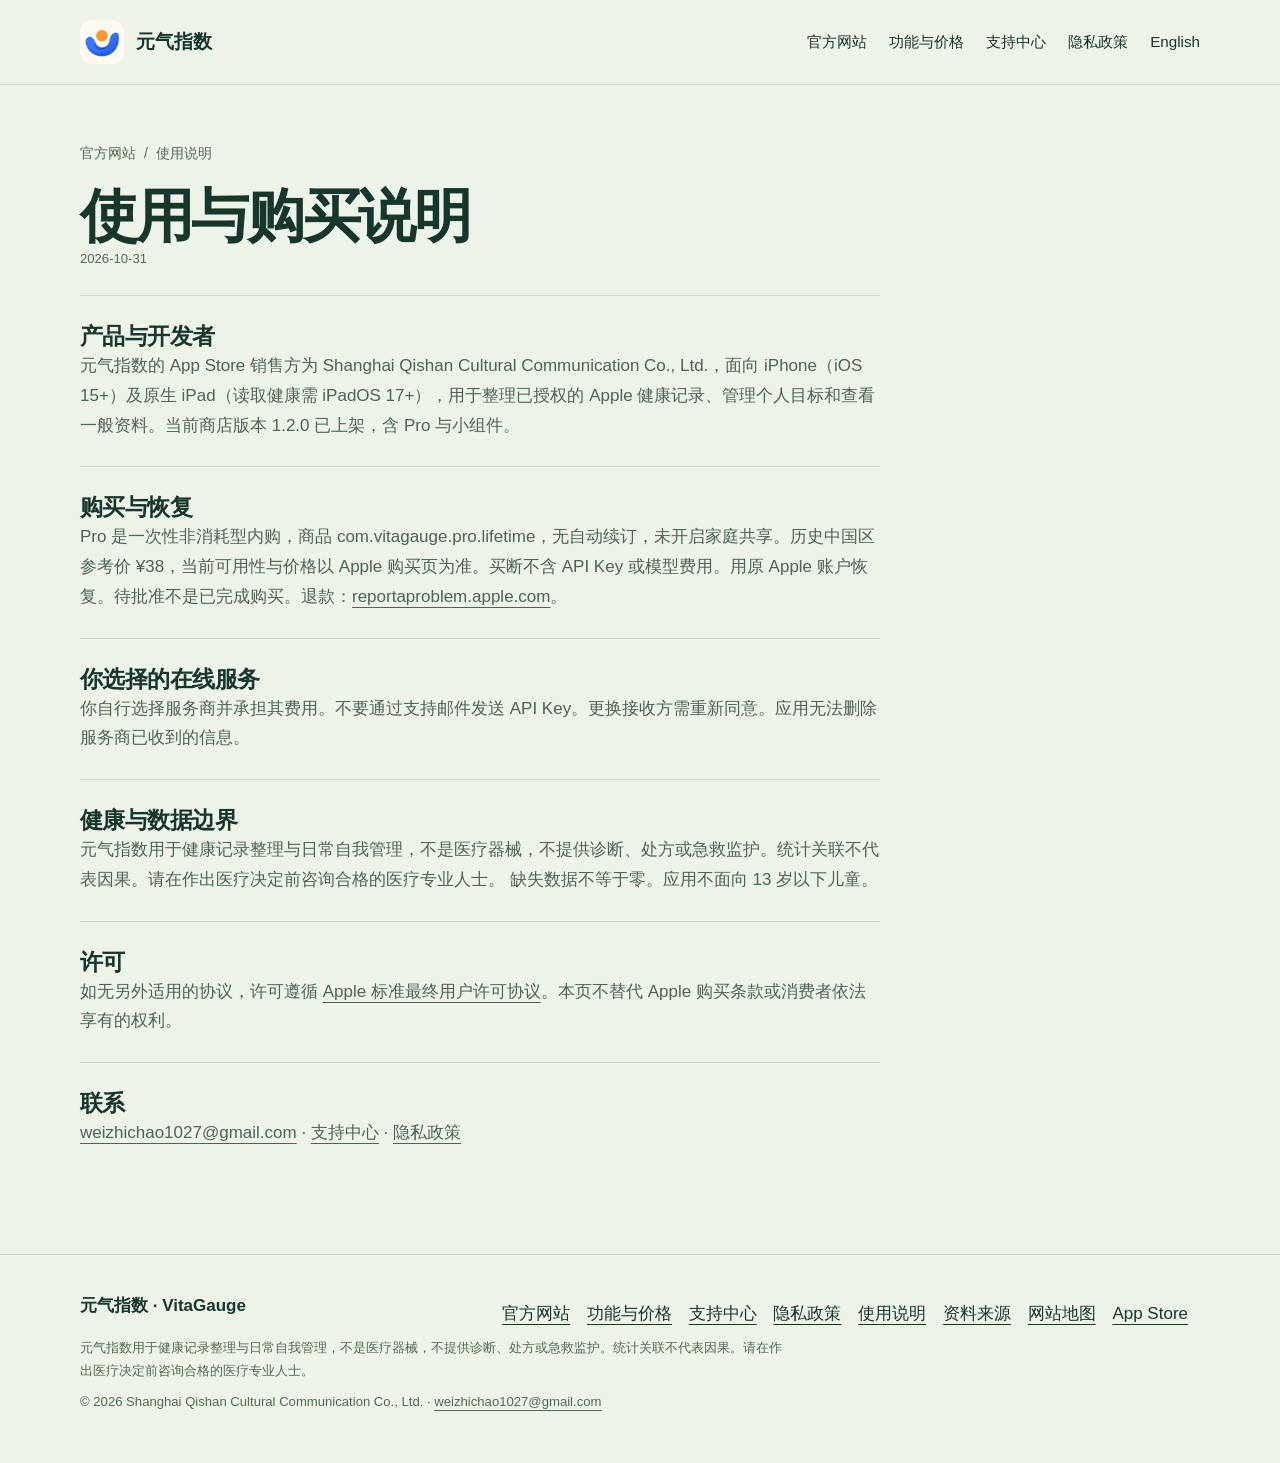
<file: terms/index.html>
<!doctype html>
<html lang="zh-Hans">
<head>
<meta charset="utf-8">
<meta name="viewport" content="width=device-width, initial-scale=1">
<meta name="color-scheme" content="light dark">
<meta name="theme-color" content="#eef3ea" media="(prefers-color-scheme: light)">
<meta name="theme-color" content="#121c17" media="(prefers-color-scheme: dark)">
<meta name="referrer" content="strict-origin-when-cross-origin">
<meta name="robots" content="index,follow,max-image-preview:large,max-snippet:-1">
<meta name="googlebot" content="index,follow,max-image-preview:large,max-snippet:-1">
<meta name="author" content="Shanghai Qishan Cultural Communication Co., Ltd.">
<meta name="description" content="元气指数 App Store 销售方为 Shanghai Qishan Cultural Communication Co., Ltd.。Pro 为一次性非消耗型内购，无自动续订，未开家庭共享。退款由 Apple 处理。应用不是医疗器械。">
<meta name="keywords" content="元气指数,VitaGauge,Apple 健康,步数,睡眠,健康摘要,健康目标,本地问答,HealthKit,小组件,iPad 健康,Apple Watch 健康摘要">
<title>使用与购买说明 · 元气指数</title>
<link rel="canonical" href="https://weizhichao1027-collab.github.io/vitagauge-privacy/terms/">
<link rel="alternate" hreflang="zh-Hans" href="https://weizhichao1027-collab.github.io/vitagauge-privacy/terms/">
<link rel="alternate" hreflang="en" href="https://weizhichao1027-collab.github.io/vitagauge-privacy/en/terms/">
<link rel="alternate" hreflang="x-default" href="https://weizhichao1027-collab.github.io/vitagauge-privacy/terms/">
<link rel="alternate" type="application/json" href="../product-facts.json" title="product facts">
<link rel="alternate" type="text/plain" href="../llms.txt" title="LLM facts">
<link rel="manifest" href="../site.webmanifest">
<meta property="og:title" content="使用与购买说明 · 元气指数">
<meta property="og:description" content="元气指数 App Store 销售方为 Shanghai Qishan Cultural Communication Co., Ltd.。Pro 为一次性非消耗型内购，无自动续订，未开家庭共享。退款由 Apple 处理。应用不是医疗器械。">
<meta property="og:image" content="https://weizhichao1027-collab.github.io/vitagauge-privacy/assets/og-default.png?v=2026-10-31">
<meta property="og:image:width" content="1200">
<meta property="og:image:height" content="630">
<meta property="og:image:alt" content="使用与购买说明 · 元气指数">
<meta property="og:url" content="https://weizhichao1027-collab.github.io/vitagauge-privacy/terms/">
<meta property="og:type" content="website">
<meta property="og:locale" content="zh_CN">
<meta property="og:locale:alternate" content="en_US">
<meta property="og:site_name" content="元气指数 / VitaGauge">
<meta property="article:modified_time" content="2026-10-31">
<meta name="twitter:card" content="summary_large_image">
<meta name="twitter:title" content="使用与购买说明 · 元气指数">
<meta name="twitter:description" content="元气指数 App Store 销售方为 Shanghai Qishan Cultural Communication Co., Ltd.。Pro 为一次性非消耗型内购，无自动续订，未开家庭共享。退款由 Apple 处理。应用不是医疗器械。">
<meta name="twitter:image" content="https://weizhichao1027-collab.github.io/vitagauge-privacy/assets/og-default.png?v=2026-10-31">
<meta name="twitter:image:alt" content="使用与购买说明 · 元气指数">
<meta name="apple-itunes-app" content="app-id=6762522305">
<link rel="icon" href="../assets/icon.png">
<link rel="icon" type="image/png" sizes="32x32" href="../assets/favicon-32.png">
<link rel="apple-touch-icon" href="../assets/apple-touch-icon.png">
<link rel="stylesheet" href="../site.css?v=445dc442db51">
<script type="application/ld+json">{"@context":"https://schema.org","@graph":[{"@type":"Organization","@id":"https://weizhichao1027-collab.github.io/vitagauge-privacy/#org","name":"Shanghai Qishan Cultural Communication Co., Ltd.","alternateName":["元气指数","VitaGauge"],"email":"weizhichao1027@gmail.com","url":"https://weizhichao1027-collab.github.io/vitagauge-privacy/app/","logo":"https://weizhichao1027-collab.github.io/vitagauge-privacy/assets/icon.png","sameAs":["https://apps.apple.com/cn/developer/id1891134548","https://apps.apple.com/us/developer/id1891134548","https://apps.apple.com/app/id6762522305"],"contactPoint":{"@type":"ContactPoint","contactType":"customer support","email":"weizhichao1027@gmail.com","availableLanguage":["zh-Hans","en"],"url":"https://weizhichao1027-collab.github.io/vitagauge-privacy/support/"}},{"@type":"WebSite","@id":"https://weizhichao1027-collab.github.io/vitagauge-privacy/#website","name":"元气指数 / VitaGauge","alternateName":["元气指数官网","VitaGauge official site"],"url":"https://weizhichao1027-collab.github.io/vitagauge-privacy/","inLanguage":["zh-Hans","en"],"publisher":{"@id":"https://weizhichao1027-collab.github.io/vitagauge-privacy/#org"},"about":{"@id":"https://weizhichao1027-collab.github.io/vitagauge-privacy/#app"}},{"@type":"BreadcrumbList","itemListElement":[{"@type":"ListItem","position":1,"name":"元气指数","item":"https://weizhichao1027-collab.github.io/vitagauge-privacy/app/"},{"@type":"ListItem","position":2,"name":"使用说明","item":"https://weizhichao1027-collab.github.io/vitagauge-privacy/terms/"}]}]}</script>
<script type="application/ld+json">{"@context":"https://schema.org","@graph":[{"@type":"WebPage","@id":"https://weizhichao1027-collab.github.io/vitagauge-privacy/terms/#webpage","url":"https://weizhichao1027-collab.github.io/vitagauge-privacy/terms/","name":"使用与购买说明 · 元气指数","description":"元气指数 App Store 销售方为 Shanghai Qishan Cultural Communication Co., Ltd.。Pro 为一次性非消耗型内购，无自动续订，未开家庭共享。退款由 Apple 处理。应用不是医疗器械。","inLanguage":"zh-Hans","dateModified":"2026-10-31","isPartOf":{"@id":"https://weizhichao1027-collab.github.io/vitagauge-privacy/#website"},"about":{"@id":"https://weizhichao1027-collab.github.io/vitagauge-privacy/#app"},"publisher":{"@id":"https://weizhichao1027-collab.github.io/vitagauge-privacy/#org"}}]}</script>
</head>
<body>
<a class="skip" href="#main">跳至正文</a>
<header class="site-header">
  <div class="wrap nav">
    <a class="brand" href="../app/"><img src="../assets/icon.png" width="44" height="44" alt="元气指数 图标"> 元气指数</a>
    <nav class="site-nav" aria-label="主导航"><a href="../app/">官方网站</a><a href="../features/">功能与价格</a><a href="../support/">支持中心</a><a href="../">隐私政策</a><a href="../en/terms/" lang="en">English</a></nav>
  </div>
</header>
<main id="main">

<header class="page-head">
  <nav class="crumbs" aria-label="breadcrumb"><a href="../app/">官方网站</a><span aria-hidden="true"> / </span><span aria-current="page">使用说明</span></nav>
  <h1>使用与购买说明</h1>
  <p class="note">2026-10-31</p>
</header>
<article class="article">
  <section>
    <h2>产品与开发者</h2>
    <p>元气指数的 App Store 销售方为 Shanghai Qishan Cultural Communication Co., Ltd.，面向 iPhone（iOS 15+）及原生 iPad（读取健康需 iPadOS 17+），用于整理已授权的 Apple 健康记录、管理个人目标和查看一般资料。当前商店版本 1.2.0 已上架，含 Pro 与小组件。</p>
  </section>
  <section>
    <h2>购买与恢复</h2>
    <p>Pro 是一次性非消耗型内购，商品 <span translate="no">com.vitagauge.pro.lifetime</span>，无自动续订，未开启家庭共享。历史中国区参考价 ¥38，当前可用性与价格以 Apple 购买页为准。买断不含 API Key 或模型费用。用原 Apple 账户恢复。待批准不是已完成购买。退款：<a href="https://reportaproblem.apple.com/">reportaproblem.apple.com</a>。</p>
  </section>
  <section>
    <h2>你选择的在线服务</h2>
    <p>你自行选择服务商并承担其费用。不要通过支持邮件发送 API Key。更换接收方需重新同意。应用无法删除服务商已收到的信息。</p>
  </section>
  <section>
    <h2>健康与数据边界</h2>
    <p>元气指数用于健康记录整理与日常自我管理，不是医疗器械，不提供诊断、处方或急救监护。统计关联不代表因果。请在作出医疗决定前咨询合格的医疗专业人士。 缺失数据不等于零。应用不面向 13 岁以下儿童。</p>
  </section>
  <section>
    <h2>许可</h2>
    <p>如无另外适用的协议，许可遵循 <a href="https://www.apple.com/legal/internet-services/itunes/dev/stdeula/">Apple 标准最终用户许可协议</a>。本页不替代 Apple 购买条款或消费者依法享有的权利。</p>
  </section>
  <section>
    <h2>联系</h2>
    <p><a href="mailto:weizhichao1027@gmail.com">weizhichao1027@gmail.com</a> · <a href="../support/">支持中心</a> · <a href="../">隐私政策</a></p>
  </section>
</article>
</main>
<footer class="footer">
  <div class="wrap">
    <div class="footer-row">
      <strong translate="no">元气指数 · VitaGauge</strong>
      <div><a href="../app/">官方网站</a>
        <a href="../features/">功能与价格</a>
        <a href="../support/">支持中心</a>
        <a href="../">隐私政策</a>
        <a href="../terms/">使用说明</a>
        <a href="../sources/">资料来源</a>
        <a href="../sitemap.xml">网站地图</a>
        <a href="https://apps.apple.com/app/id6762522305" rel="noopener">App Store</a></div>
    </div>
    <p class="note">元气指数用于健康记录整理与日常自我管理，不是医疗器械，不提供诊断、处方或急救监护。统计关联不代表因果。请在作出医疗决定前咨询合格的医疗专业人士。</p>
    <p class="note">© 2026 Shanghai Qishan Cultural Communication Co., Ltd. · <a href="mailto:weizhichao1027@gmail.com">weizhichao1027@gmail.com</a></p>
  </div>
</footer>
</body>
</html>
</file>
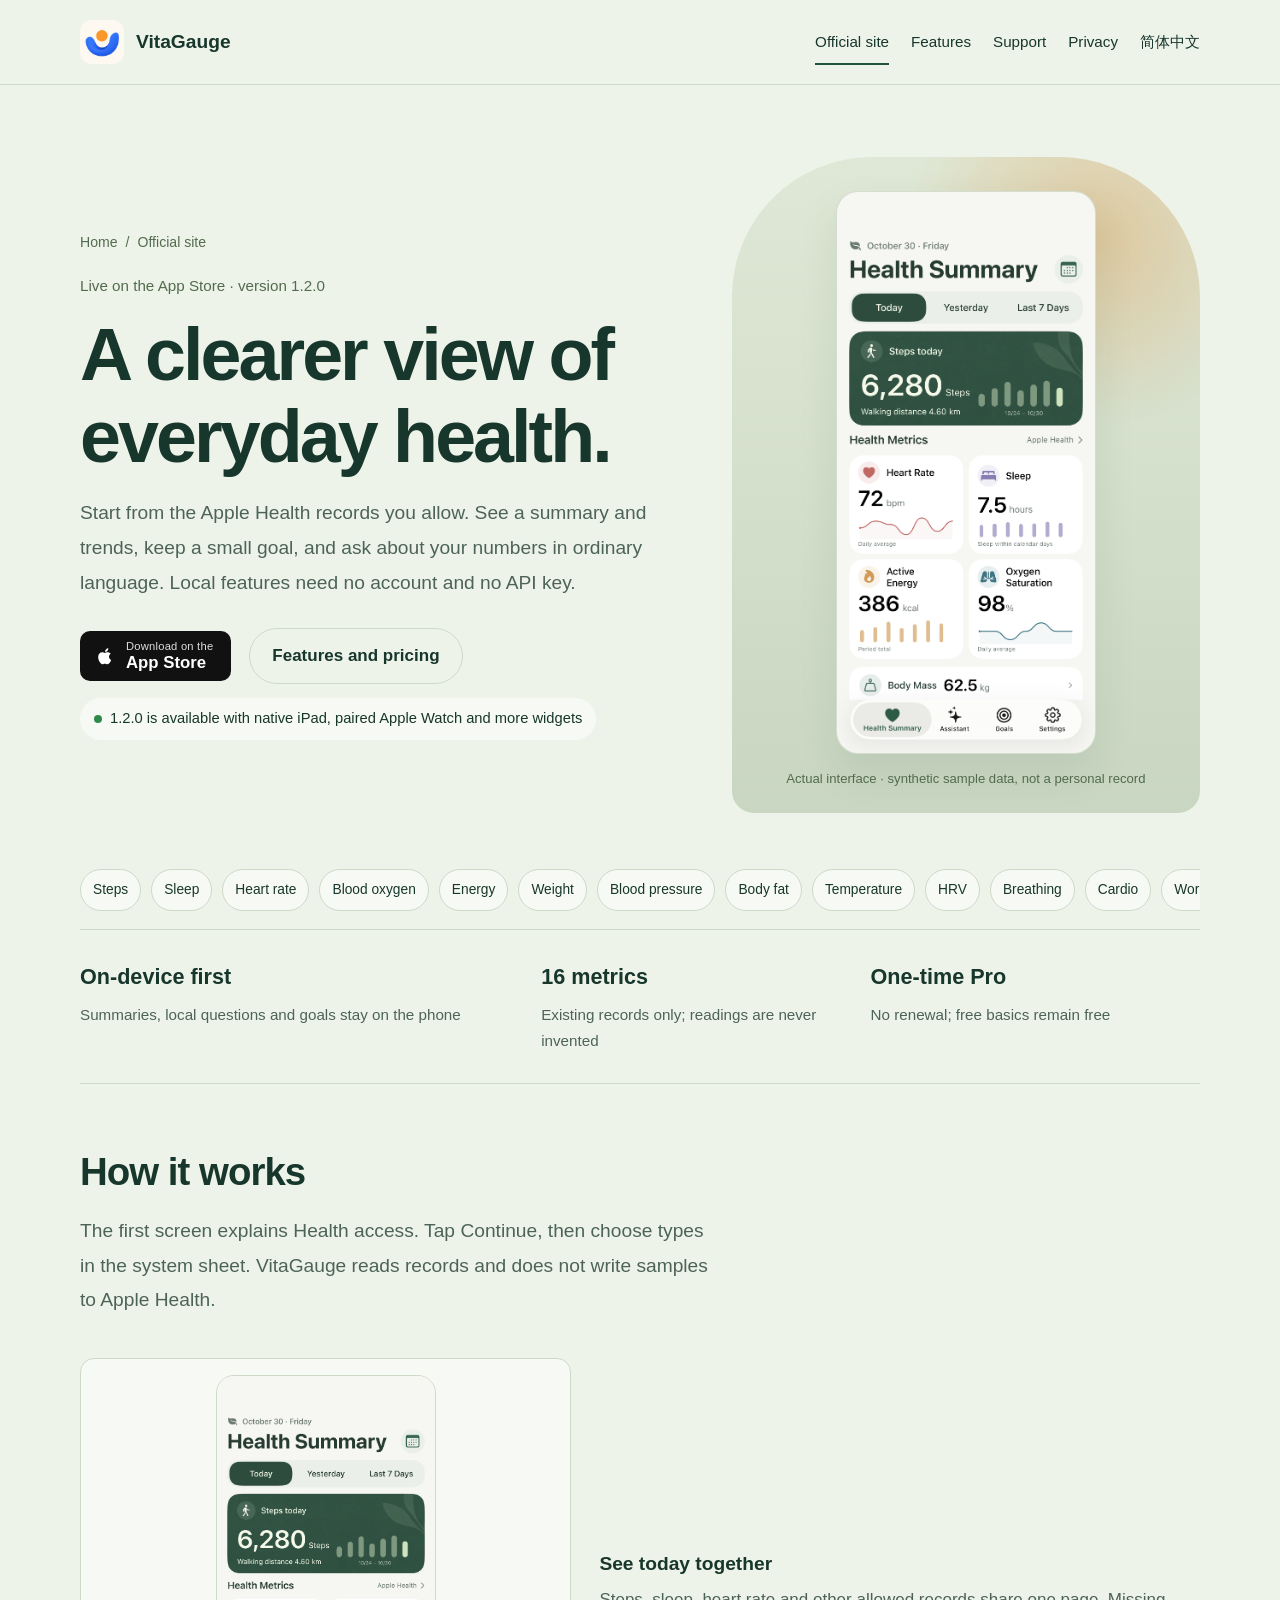
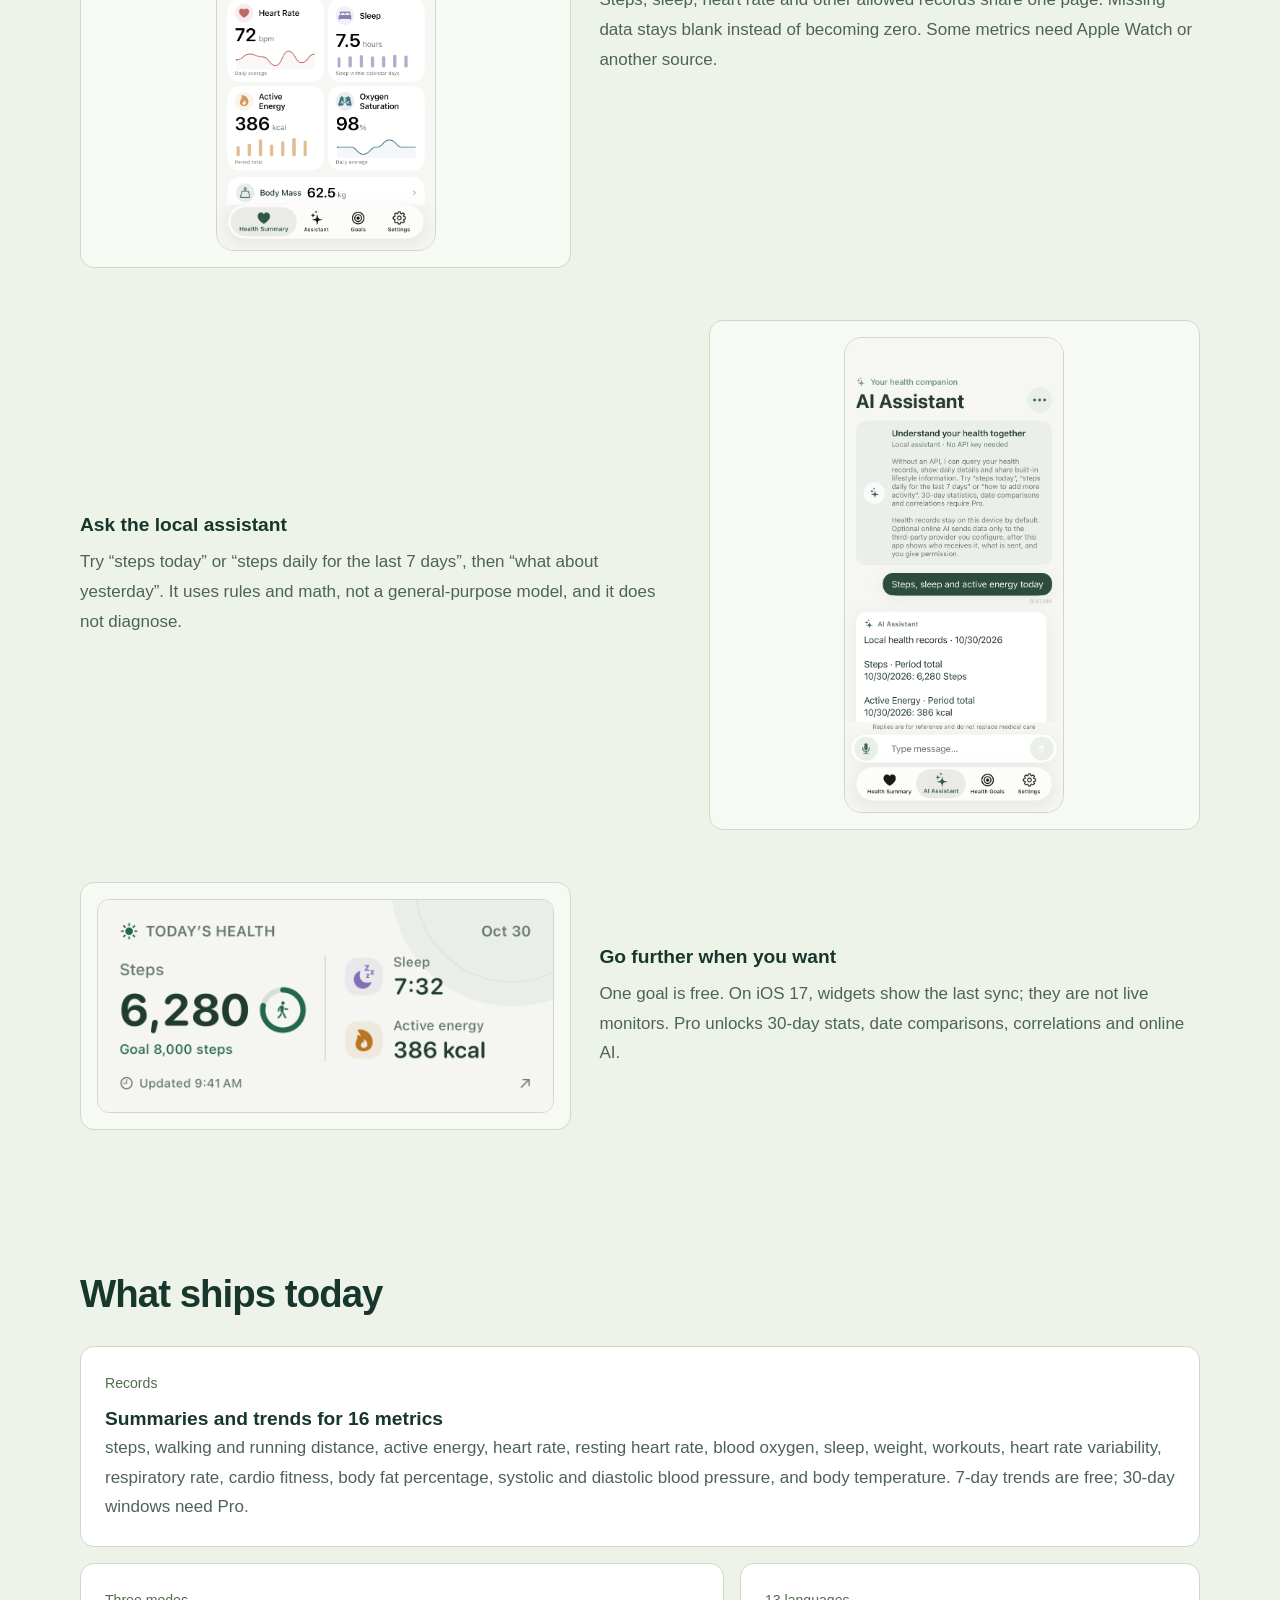
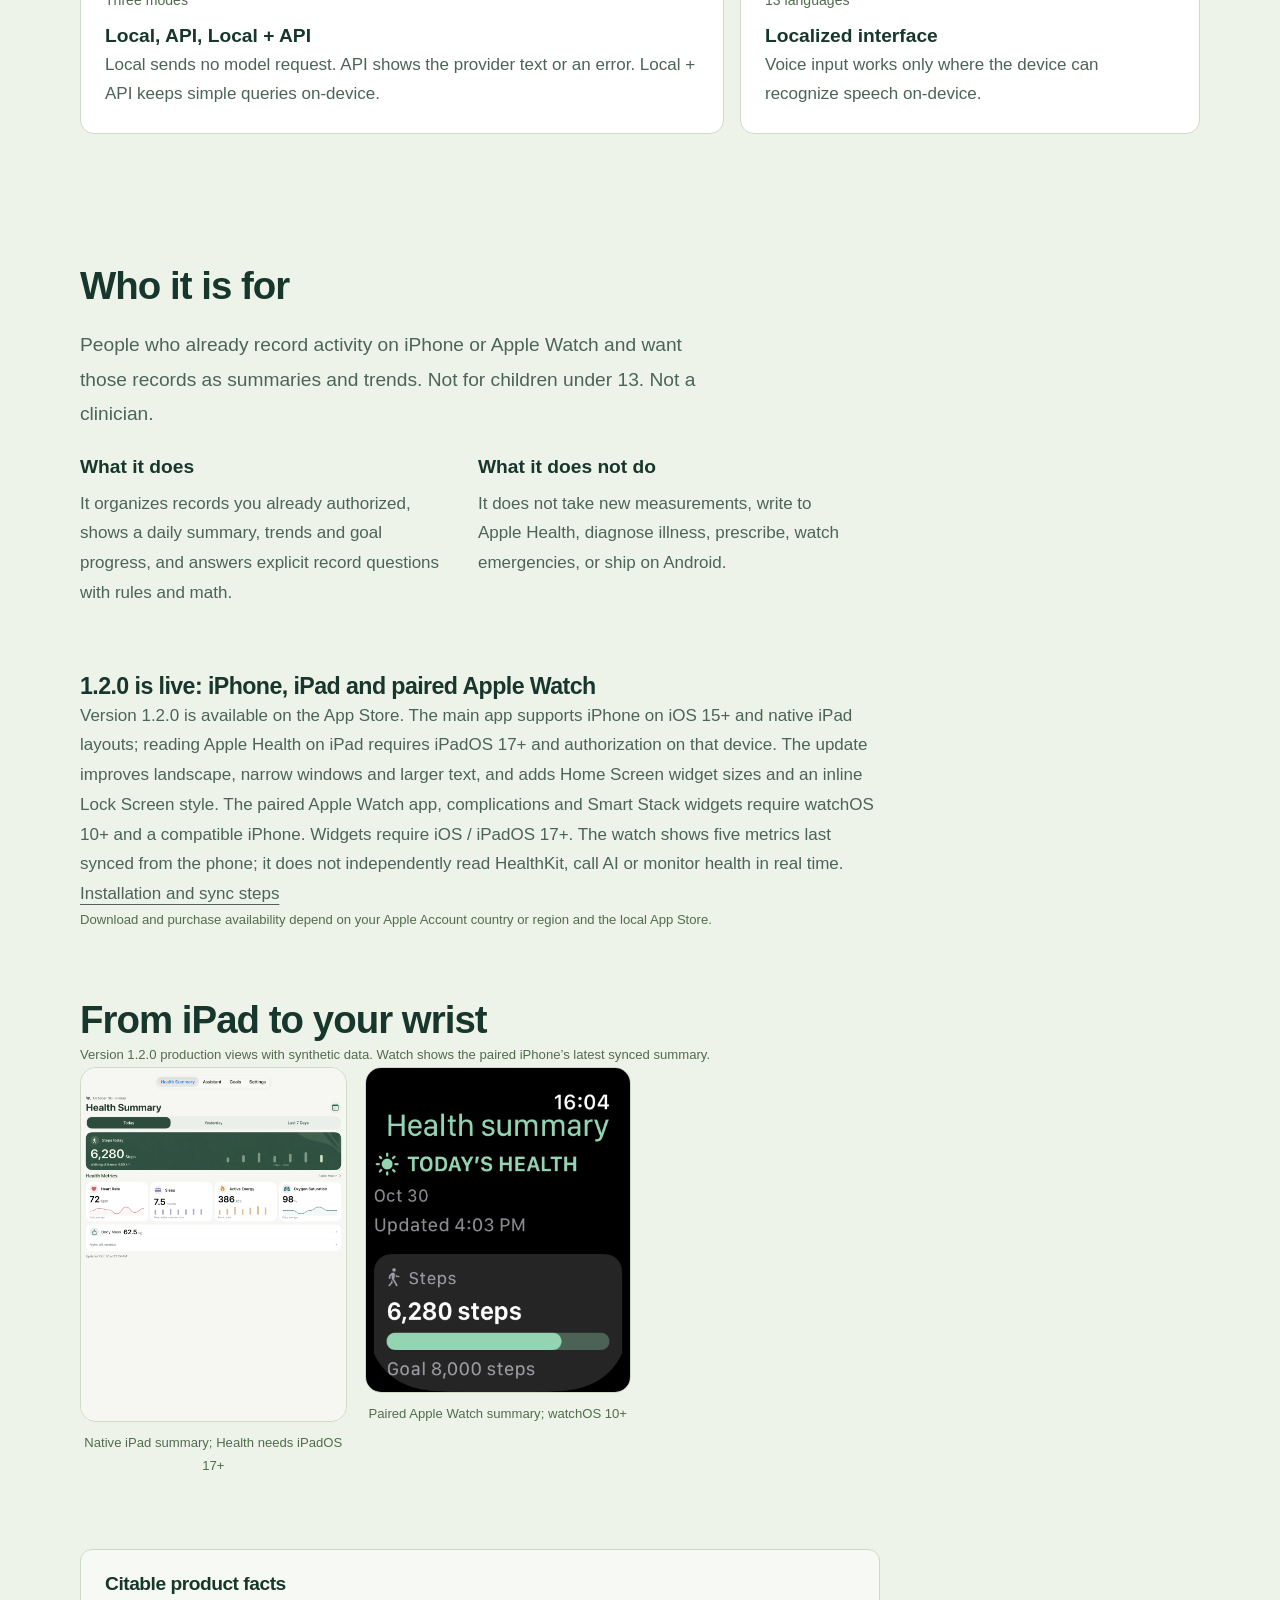
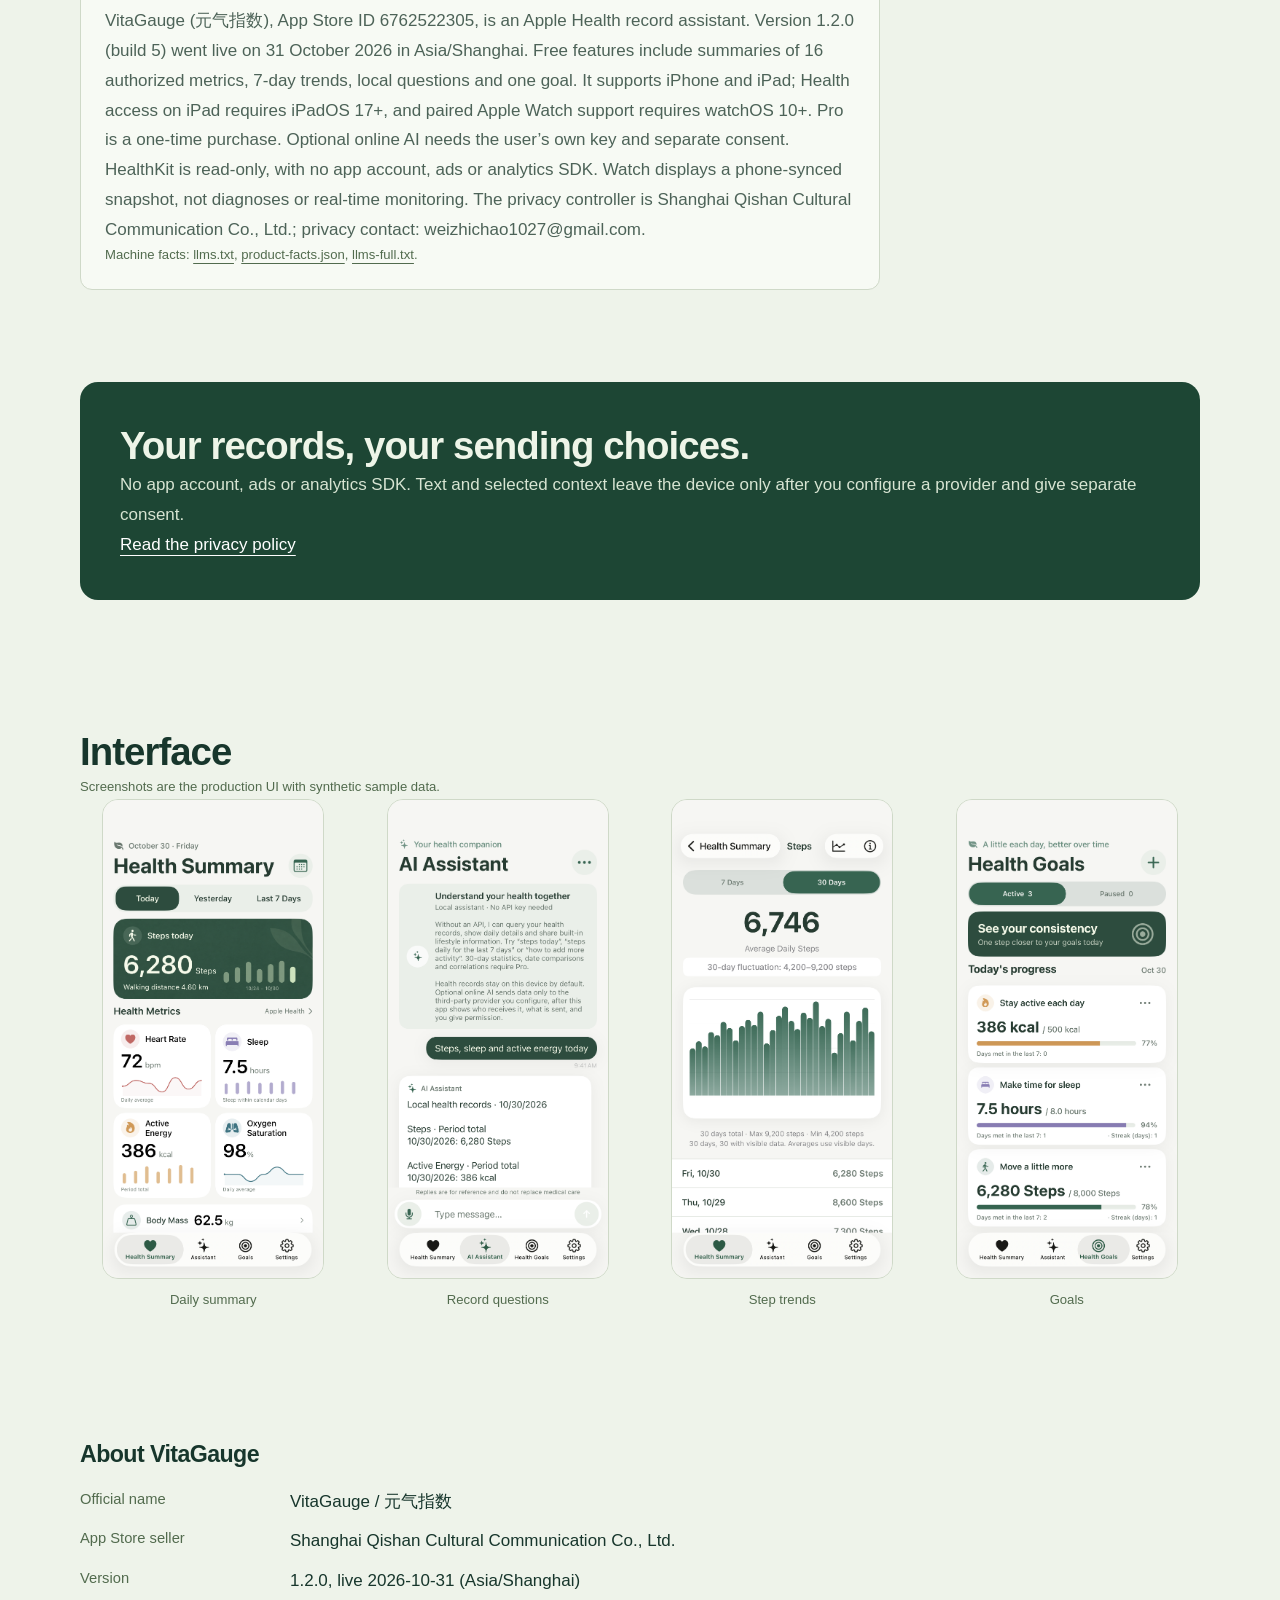
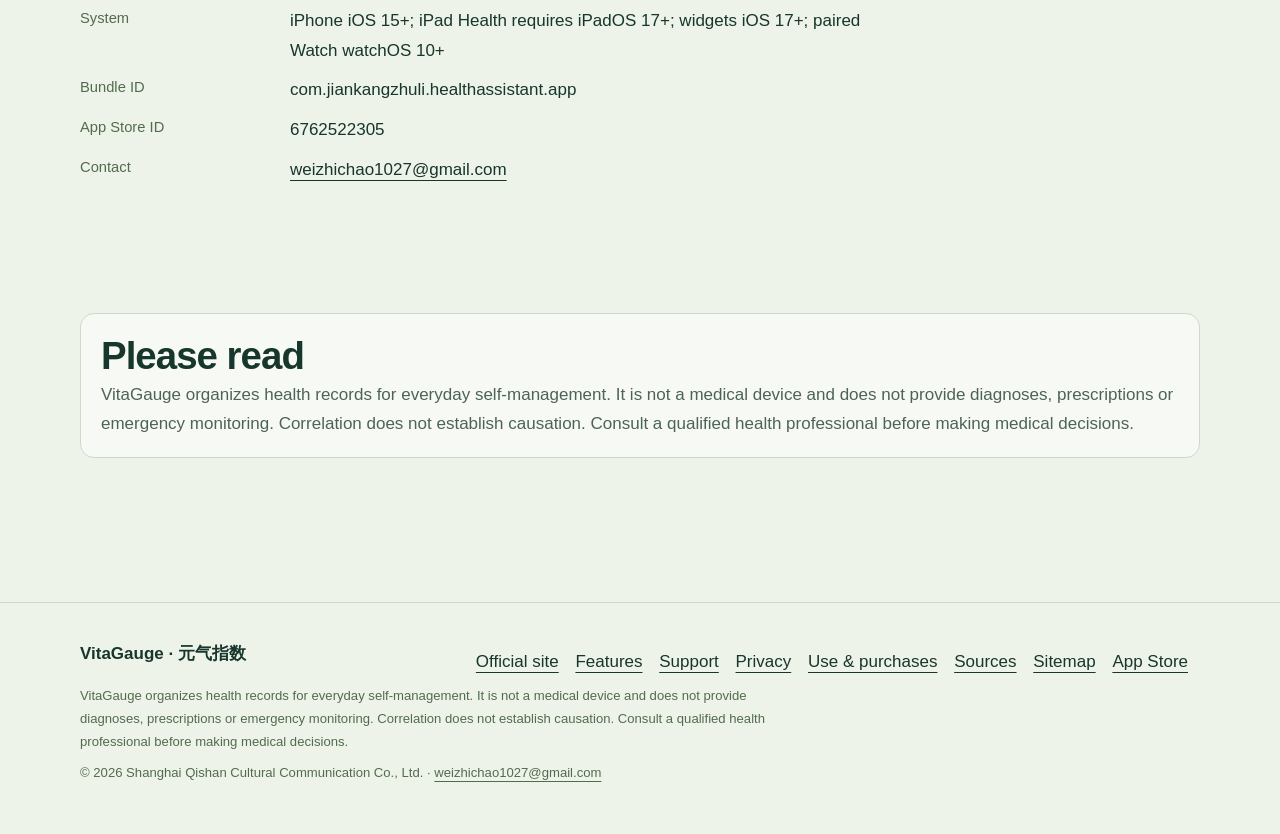
<file: en/app/index.html>
<!doctype html>
<html lang="en">
<head>
<meta charset="utf-8">
<meta name="viewport" content="width=device-width, initial-scale=1">
<meta name="color-scheme" content="light dark">
<meta name="theme-color" content="#eef3ea" media="(prefers-color-scheme: light)">
<meta name="theme-color" content="#121c17" media="(prefers-color-scheme: dark)">
<meta name="referrer" content="strict-origin-when-cross-origin">
<meta name="robots" content="index,follow,max-image-preview:large,max-snippet:-1">
<meta name="googlebot" content="index,follow,max-image-preview:large,max-snippet:-1">
<meta name="author" content="Shanghai Qishan Cultural Communication Co., Ltd.">
<meta name="description" content="VitaGauge 1.2.0 is live: Apple Health summaries, 16 metrics, offline questions, goals and paired Apple Watch. Free for iPhone and iPad; iPad Health needs iPadOS 17+.">
<meta name="keywords" content="VitaGauge,Apple Health,steps,sleep,health summary,health goals,offline assistant,HealthKit,widgets,iPad health,Apple Watch summary">
<title>VitaGauge: Apple Health tracker for iPhone, iPad and Apple Watch</title>
<link rel="canonical" href="https://weizhichao1027-collab.github.io/vitagauge-privacy/en/app/">
<link rel="alternate" hreflang="zh-Hans" href="https://weizhichao1027-collab.github.io/vitagauge-privacy/app/">
<link rel="alternate" hreflang="en" href="https://weizhichao1027-collab.github.io/vitagauge-privacy/en/app/">
<link rel="alternate" hreflang="x-default" href="https://weizhichao1027-collab.github.io/vitagauge-privacy/app/">
<link rel="alternate" type="application/json" href="../../product-facts.json" title="product facts">
<link rel="alternate" type="text/plain" href="../../llms.txt" title="LLM facts">
<link rel="manifest" href="../../site.webmanifest">
<meta property="og:title" content="VitaGauge: Apple Health tracker for iPhone, iPad and Apple Watch">
<meta property="og:description" content="VitaGauge 1.2.0 is live: Apple Health summaries, 16 metrics, offline questions, goals and paired Apple Watch. Free for iPhone and iPad; iPad Health needs iPadOS 17+.">
<meta property="og:image" content="https://weizhichao1027-collab.github.io/vitagauge-privacy/assets/og-default.png?v=2026-10-31">
<meta property="og:image:width" content="1200">
<meta property="og:image:height" content="630">
<meta property="og:image:alt" content="VitaGauge: Apple Health tracker for iPhone, iPad and Apple Watch">
<meta property="og:url" content="https://weizhichao1027-collab.github.io/vitagauge-privacy/en/app/">
<meta property="og:type" content="website">
<meta property="og:locale" content="en_US">
<meta property="og:locale:alternate" content="zh_CN">
<meta property="og:site_name" content="元气指数 / VitaGauge">
<meta property="article:modified_time" content="2026-10-31">
<meta name="twitter:card" content="summary_large_image">
<meta name="twitter:title" content="VitaGauge: Apple Health tracker for iPhone, iPad and Apple Watch">
<meta name="twitter:description" content="VitaGauge 1.2.0 is live: Apple Health summaries, 16 metrics, offline questions, goals and paired Apple Watch. Free for iPhone and iPad; iPad Health needs iPadOS 17+.">
<meta name="twitter:image" content="https://weizhichao1027-collab.github.io/vitagauge-privacy/assets/og-default.png?v=2026-10-31">
<meta name="twitter:image:alt" content="VitaGauge: Apple Health tracker for iPhone, iPad and Apple Watch">
<meta name="apple-itunes-app" content="app-id=6762522305">
<link rel="icon" href="../../assets/icon.png">
<link rel="icon" type="image/png" sizes="32x32" href="../../assets/favicon-32.png">
<link rel="apple-touch-icon" href="../../assets/apple-touch-icon.png">
<link rel="stylesheet" href="../../site.css?v=445dc442db51">
<script type="application/ld+json">{"@context":"https://schema.org","@graph":[{"@type":"Organization","@id":"https://weizhichao1027-collab.github.io/vitagauge-privacy/#org","name":"Shanghai Qishan Cultural Communication Co., Ltd.","alternateName":["元气指数","VitaGauge"],"email":"weizhichao1027@gmail.com","url":"https://weizhichao1027-collab.github.io/vitagauge-privacy/app/","logo":"https://weizhichao1027-collab.github.io/vitagauge-privacy/assets/icon.png","sameAs":["https://apps.apple.com/cn/developer/id1891134548","https://apps.apple.com/us/developer/id1891134548","https://apps.apple.com/app/id6762522305"],"contactPoint":{"@type":"ContactPoint","contactType":"customer support","email":"weizhichao1027@gmail.com","availableLanguage":["zh-Hans","en"],"url":"https://weizhichao1027-collab.github.io/vitagauge-privacy/support/"}},{"@type":"SoftwareApplication","@id":"https://weizhichao1027-collab.github.io/vitagauge-privacy/#app","name":"VitaGauge","alternateName":["VitaGauge","VitaGauge: Health Tracker","元气指数"],"applicationCategory":"HealthApplication","applicationSubCategory":"LifestyleApplication","operatingSystem":"iOS 15+; iPadOS 15+ (Health data: iPadOS 17+); paired watchOS 10+","availableOnDevice":["iPhone","iPad","Apple Watch paired with iPhone"],"softwareVersion":"1.2.0","datePublished":"2026-04-24","dateModified":"2026-10-31","inLanguage":["zh-Hans","zh-Hant","en","es","fr","de","ja","ko","pt-BR","ru","ar","hi","id"],"isAccessibleForFree":true,"fileSize":"12696576","contentRating":"13+ in most regions; varies by OS and region","featureList":["Daily health summary","16 Apple Health metrics","7-day and 30-day trends","On-device record questions","Health goals","Home and Lock Screen widgets","BYOK online AI","Native iPad layouts (Health data on iPadOS 17+)","Paired Apple Watch summary and complications"],"offers":{"@type":"Offer","name":"Free download with optional Pro IAP","price":"0","priceCurrency":"USD","availability":"https://schema.org/InStock","url":"https://apps.apple.com/app/id6762522305","description":"CNY 38 is a historical China reference price, not a statement of current availability. Apple displays availability, the actual amount and currency on its purchase sheet."},"downloadUrl":"https://apps.apple.com/us/app/vitagauge-health-tracker/id6762522305","installUrl":"https://apps.apple.com/app/id6762522305","identifier":"6762522305","url":"https://weizhichao1027-collab.github.io/vitagauge-privacy/en/app/","image":"https://weizhichao1027-collab.github.io/vitagauge-privacy/assets/icon.png","screenshot":["https://weizhichao1027-collab.github.io/vitagauge-privacy/assets/en-summary.webp","https://weizhichao1027-collab.github.io/vitagauge-privacy/assets/en-assistant.webp","https://weizhichao1027-collab.github.io/vitagauge-privacy/assets/en-trend.webp","https://weizhichao1027-collab.github.io/vitagauge-privacy/assets/en-goal.webp"],"author":{"@id":"https://weizhichao1027-collab.github.io/vitagauge-privacy/#org"},"publisher":{"@id":"https://weizhichao1027-collab.github.io/vitagauge-privacy/#org"},"additionalProperty":[{"@type":"PropertyValue","name":"bundleId","value":"com.jiankangzhuli.healthassistant.app"},{"@type":"PropertyValue","name":"itunesAppId","value":"6762522305"},{"@type":"PropertyValue","name":"proProductId","value":"com.vitagauge.pro.lifetime"},{"@type":"PropertyValue","name":"healthKitWrite","value":"false"},{"@type":"PropertyValue","name":"developerAccount","value":"false"}],"description":"Make your everyday Apple Health records easier to understand. Get started without an app account or API configuration."},{"@type":"WebSite","@id":"https://weizhichao1027-collab.github.io/vitagauge-privacy/#website","name":"元气指数 / VitaGauge","alternateName":["元气指数官网","VitaGauge official site"],"url":"https://weizhichao1027-collab.github.io/vitagauge-privacy/","inLanguage":["zh-Hans","en"],"publisher":{"@id":"https://weizhichao1027-collab.github.io/vitagauge-privacy/#org"},"about":{"@id":"https://weizhichao1027-collab.github.io/vitagauge-privacy/#app"}},{"@type":"BreadcrumbList","itemListElement":[{"@type":"ListItem","position":1,"name":"VitaGauge","item":"https://weizhichao1027-collab.github.io/vitagauge-privacy/en/app/"}]}]}</script>
<script type="application/ld+json">{"@context":"https://schema.org","@graph":[{"@type":"WebPage","@id":"https://weizhichao1027-collab.github.io/vitagauge-privacy/en/app/#webpage","url":"https://weizhichao1027-collab.github.io/vitagauge-privacy/en/app/","name":"VitaGauge: Apple Health tracker for iPhone, iPad and Apple Watch","description":"VitaGauge 1.2.0 is live: Apple Health summaries, 16 metrics, offline questions, goals and paired Apple Watch. Free for iPhone and iPad; iPad Health needs iPadOS 17+.","inLanguage":"en","dateModified":"2026-10-31","isPartOf":{"@id":"https://weizhichao1027-collab.github.io/vitagauge-privacy/#website"},"about":{"@id":"https://weizhichao1027-collab.github.io/vitagauge-privacy/#app"},"publisher":{"@id":"https://weizhichao1027-collab.github.io/vitagauge-privacy/#org"}}]}</script>
</head>
<body>
<a class="skip" href="#main">Skip to content</a>
<header class="site-header">
  <div class="wrap nav">
    <a class="brand" href="../../en/app/"><img src="../../assets/icon.png" width="44" height="44" alt="VitaGauge 图标"> VitaGauge</a>
    <nav class="site-nav" aria-label="Main"><a href="../../en/app/" aria-current="page">Official site</a><a href="../../en/features/">Features</a><a href="../../en/support/">Support</a><a href="../../en/">Privacy</a><a href="../../app/" lang="zh-Hans">简体中文</a></nav>
  </div>
</header>
<main id="main">

<section class="hero">
  <div>
    <nav class="crumbs" aria-label="breadcrumb"><a href="../../en/app/">Home</a><span aria-hidden="true"> / </span><span aria-current="page">Official site</span></nav>
    <p class="kicker">Live on the App Store · version 1.2.0</p>
    <h1>A clearer view of everyday health.</h1>
    <p class="lead">Start from the Apple Health records you allow. See a summary and trends, keep a small goal, and ask about your numbers in ordinary language. Local features need no account and no API key.</p>
    <div class="actions"><a class="store-badge" href="https://apps.apple.com/us/app/vitagauge-health-tracker/id6762522305" rel="noopener" aria-label="Download VitaGauge on the App Store"><svg viewBox="0 0 24 24" aria-hidden="true"><path fill="currentColor" d="M16.36 12.86c0-2.16 1.77-3.2 1.85-3.25-1.02-1.49-2.6-1.69-3.16-1.71-1.33-.14-2.62.79-3.3.79-.69 0-1.73-.77-2.86-.75-1.46.02-2.82.86-3.57 2.17-1.54 2.66-.39 6.59 1.09 8.75.73 1.06 1.59 2.24 2.72 2.2 1.1-.04 1.51-.7 2.84-.7 1.32 0 1.69.7 2.86.67 1.19-.02 1.93-1.07 2.65-2.14.84-1.22 1.18-2.41 1.2-2.47-.03-.01-2.29-.88-2.32-3.56zM14.7 6.37c.6-.73 1.01-1.75.9-2.77-.87.04-1.93.58-2.55 1.31-.56.64-1.05 1.68-.92 2.67.98.08 1.98-.5 2.57-1.21z"/></svg><span><small>Download on the</small><strong>App Store</strong></span></a><a class="button secondary" href="../features/">Features and pricing</a></div>
    <p class="live"><i aria-hidden="true"></i>1.2.0 is available with native iPad, paired Apple Watch and more widgets</p>
  </div>
  <div class="hero-art">
    <figure>
      <img class="screen" src="../../assets/en-summary.webp" width="1206" height="2622" alt="VitaGauge health summary sample showing 6,280 steps and 7.5 hours of sleep" fetchpriority="high">
      <figcaption>Actual interface · synthetic sample data, not a personal record</figcaption>
    </figure>
  </div>
</section>
<div class="rail" tabindex="0"><span>Steps</span><span>Sleep</span><span>Heart rate</span><span>Blood oxygen</span><span>Energy</span><span>Weight</span><span>Blood pressure</span><span>Body fat</span><span>Temperature</span><span>HRV</span><span>Breathing</span><span>Cardio</span><span>Workouts</span><span>Distance</span><span>Resting HR</span><span>16 metrics</span></div>
<div class="proof">
  <div><strong>On-device first</strong><p>Summaries, local questions and goals stay on the phone</p></div>
  <div><strong>16 metrics</strong><p>Existing records only; readings are never invented</p></div>
  <div><strong>One-time Pro</strong><p>No renewal; free basics remain free</p></div>
</div>
<section class="section">
  <div class="section-heading">
    <h2>How it works</h2>
    <p class="lead">The first screen explains Health access. Tap Continue, then choose types in the system sheet. VitaGauge reads records and does not write samples to Apple Health.</p>
  </div>
  <div class="steps">
    <article class="step">
      <figure><img class="screen" src="../../assets/en-summary.webp" width="1206" height="2622" alt="Health summary sample" loading="lazy"></figure>
      <div>
        <h3>See today together</h3>
        <p>Steps, sleep, heart rate and other allowed records share one page. Missing data stays blank instead of becoming zero. Some metrics need Apple Watch or another source.</p>
      </div>
    </article>
    <article class="step">
      <figure><img class="screen" src="../../assets/en-assistant.webp" width="1206" height="2622" alt="Local assistant listing steps, sleep and active energy for a date" loading="lazy"></figure>
      <div>
        <h3>Ask the local assistant</h3>
        <p>Try “steps today” or “steps daily for the last 7 days”, then “what about yesterday”. It uses rules and math, not a general-purpose model, and it does not diagnose.</p>
      </div>
    </article>
    <article class="step">
      <figure><img class="widget" src="../../assets/en-widget.webp" width="1014" height="474" alt="Medium Home Screen widget with steps, sleep and active energy" loading="lazy"></figure>
      <div>
        <h3>Go further when you want</h3>
        <p>One goal is free. On iOS 17, widgets show the last sync; they are not live monitors. Pro unlocks 30-day stats, date comparisons, correlations and online AI.</p>
      </div>
    </article>
  </div>
</section>
<section class="section">
  <div class="section-heading"><h2>What ships today</h2></div>
  <div class="bento">
    <article class="card wide">
      <p class="meta">Records</p>
      <h3>Summaries and trends for 16 metrics</h3>
      <p>steps, walking and running distance, active energy, heart rate, resting heart rate, blood oxygen, sleep, weight, workouts, heart rate variability, respiratory rate, cardio fitness, body fat percentage, systolic and diastolic blood pressure, and body temperature. 7-day trends are free; 30-day windows need Pro.</p>
    </article>
    <article class="card">
      <p class="meta">Three modes</p>
      <h3>Local, API, Local + API</h3>
      <p>Local sends no model request. API shows the provider text or an error. Local + API keeps simple queries on-device.</p>
    </article>
    <article class="card">
      <p class="meta">13 languages</p>
      <h3>Localized interface</h3>
      <p>Voice input works only where the device can recognize speech on-device.</p>
    </article>
  </div>
</section>
<section class="section">
  <h2>Who it is for</h2>
  <p class="lead">People who already record activity on iPhone or Apple Watch and want those records as summaries and trends. Not for children under 13. Not a clinician.</p>
  <div class="split">
    <div>
      <h3>What it does</h3>
      <p>It organizes records you already authorized, shows a daily summary, trends and goal progress, and answers explicit record questions with rules and math.</p>
    </div>
    <div>
      <h3>What it does not do</h3>
      <p>It does not take new measurements, write to Apple Health, diagnose illness, prescribe, watch emergencies, or ship on Android.</p>
    </div>
  </div>
</section>
<section class="article" id="current-release"><h2>1.2.0 is live: iPhone, iPad and paired Apple Watch</h2><p>Version 1.2.0 is available on the App Store. The main app supports iPhone on iOS 15+ and native iPad layouts; reading Apple Health on iPad requires iPadOS 17+ and authorization on that device. The update improves landscape, narrow windows and larger text, and adds Home Screen widget sizes and an inline Lock Screen style. The paired Apple Watch app, complications and Smart Stack widgets require watchOS 10+ and a compatible iPhone. Widgets require iOS / iPadOS 17+. The watch shows five metrics last synced from the phone; it does not independently read HealthKit, call AI or monitor health in real time.</p><p><a href="/vitagauge-privacy/en/support/#devices">Installation and sync steps</a></p><p class="note">Download and purchase availability depend on your Apple Account country or region and the local App Store.</p></section>
<section class="section"><h2>From iPad to your wrist</h2><p class="note">Version 1.2.0 production views with synthetic data. Watch shows the paired iPhone’s latest synced summary.</p><div class="gallery"><figure><img src="../../assets/en-ipad.webp" width="2064" height="2752" alt="Native iPad summary; Health needs iPadOS 17+" loading="lazy"><figcaption>Native iPad summary; Health needs iPadOS 17+</figcaption></figure><figure><img src="../../assets/en-watch.webp" width="410" height="502" alt="Paired Apple Watch summary; watchOS 10+" loading="lazy"><figcaption>Paired Apple Watch summary; watchOS 10+</figcaption></figure></div></section>
<aside class="cite" aria-label="Citable product facts"><h2>Citable product facts</h2><p>VitaGauge (元气指数), App Store ID 6762522305, is an Apple Health record assistant. Version 1.2.0 (build 5) went live on 31 October 2026 in Asia/Shanghai. Free features include summaries of 16 authorized metrics, 7-day trends, local questions and one goal. It supports iPhone and iPad; Health access on iPad requires iPadOS 17+, and paired Apple Watch support requires watchOS 10+. Pro is a one-time purchase. Optional online AI needs the user’s own key and separate consent. HealthKit is read-only, with no app account, ads or analytics SDK. Watch displays a phone-synced snapshot, not diagnoses or real-time monitoring. The privacy controller is Shanghai Qishan Cultural Communication Co., Ltd.; privacy contact: weizhichao1027@gmail.com.</p><p class="note">Machine facts: <a href="https://weizhichao1027-collab.github.io/vitagauge-privacy/llms.txt">llms.txt</a>, <a href="https://weizhichao1027-collab.github.io/vitagauge-privacy/product-facts.json">product-facts.json</a>, <a href="https://weizhichao1027-collab.github.io/vitagauge-privacy/llms-full.txt">llms-full.txt</a>.</p></aside>
<section class="section">
  <div class="banner">
    <h2>Your records, your sending choices.</h2>
    <p>No app account, ads or analytics SDK. Text and selected context leave the device only after you configure a provider and give separate consent.</p>
    <p><a href="../../en/">Read the privacy policy</a></p>
  </div>
</section>
<section class="section">
  <h2>Interface</h2>
  <p class="note">Screenshots are the production UI with synthetic sample data.</p>
  <div class="gallery">
    <figure><img src="../../assets/en-summary.webp" width="1206" height="2622" alt="Health summary sample" loading="lazy"><figcaption>Daily summary</figcaption></figure>
    <figure><img src="../../assets/en-assistant.webp" width="1206" height="2622" alt="Local record question sample" loading="lazy"><figcaption>Record questions</figcaption></figure>
    <figure><img src="../../assets/en-trend.webp" width="1206" height="2622" alt="Step trend sample" loading="lazy"><figcaption>Step trends</figcaption></figure>
    <figure><img src="../../assets/en-goal.webp" width="1206" height="2622" alt="Goals sample" loading="lazy"><figcaption>Goals</figcaption></figure>
  </div>
</section>
<section class="section article">
  <h2>About VitaGauge</h2>
  <dl class="facts">
    <dt>Official name</dt><dd translate="no">VitaGauge / 元气指数</dd>
    <dt>App Store seller</dt><dd>Shanghai Qishan Cultural Communication Co., Ltd.</dd>
    <dt>Version</dt><dd>1.2.0, live 2026-10-31 (Asia/Shanghai)</dd>
    <dt>System</dt><dd>iPhone iOS 15+; iPad Health requires iPadOS 17+; widgets iOS 17+; paired Watch watchOS 10+</dd>
    <dt>Bundle ID</dt><dd translate="no">com.jiankangzhuli.healthassistant.app</dd>
    <dt>App Store ID</dt><dd translate="no">6762522305</dd>
    <dt>Contact</dt><dd><a href="mailto:weizhichao1027@gmail.com">weizhichao1027@gmail.com</a></dd>
  </dl>
</section>
<section class="section">
  <div class="notice">
    <h2>Please read</h2>
    <p>VitaGauge organizes health records for everyday self-management. It is not a medical device and does not provide diagnoses, prescriptions or emergency monitoring. Correlation does not establish causation. Consult a qualified health professional before making medical decisions.</p>
  </div>
</section>
</main>
<footer class="footer">
  <div class="wrap">
    <div class="footer-row">
      <strong translate="no">VitaGauge · 元气指数</strong>
      <div><a href="../../en/app/">Official site</a>
        <a href="../../en/features/">Features</a>
        <a href="../../en/support/">Support</a>
        <a href="../../en/">Privacy</a>
        <a href="../../en/terms/">Use &amp; purchases</a>
        <a href="../../en/sources/">Sources</a>
        <a href="../../sitemap.xml">Sitemap</a>
        <a href="https://apps.apple.com/us/app/vitagauge-health-tracker/id6762522305" rel="noopener">App Store</a></div>
    </div>
    <p class="note">VitaGauge organizes health records for everyday self-management. It is not a medical device and does not provide diagnoses, prescriptions or emergency monitoring. Correlation does not establish causation. Consult a qualified health professional before making medical decisions.</p>
    <p class="note">© 2026 Shanghai Qishan Cultural Communication Co., Ltd. · <a href="mailto:weizhichao1027@gmail.com">weizhichao1027@gmail.com</a></p>
  </div>
</footer>
</body>
</html>
</file>
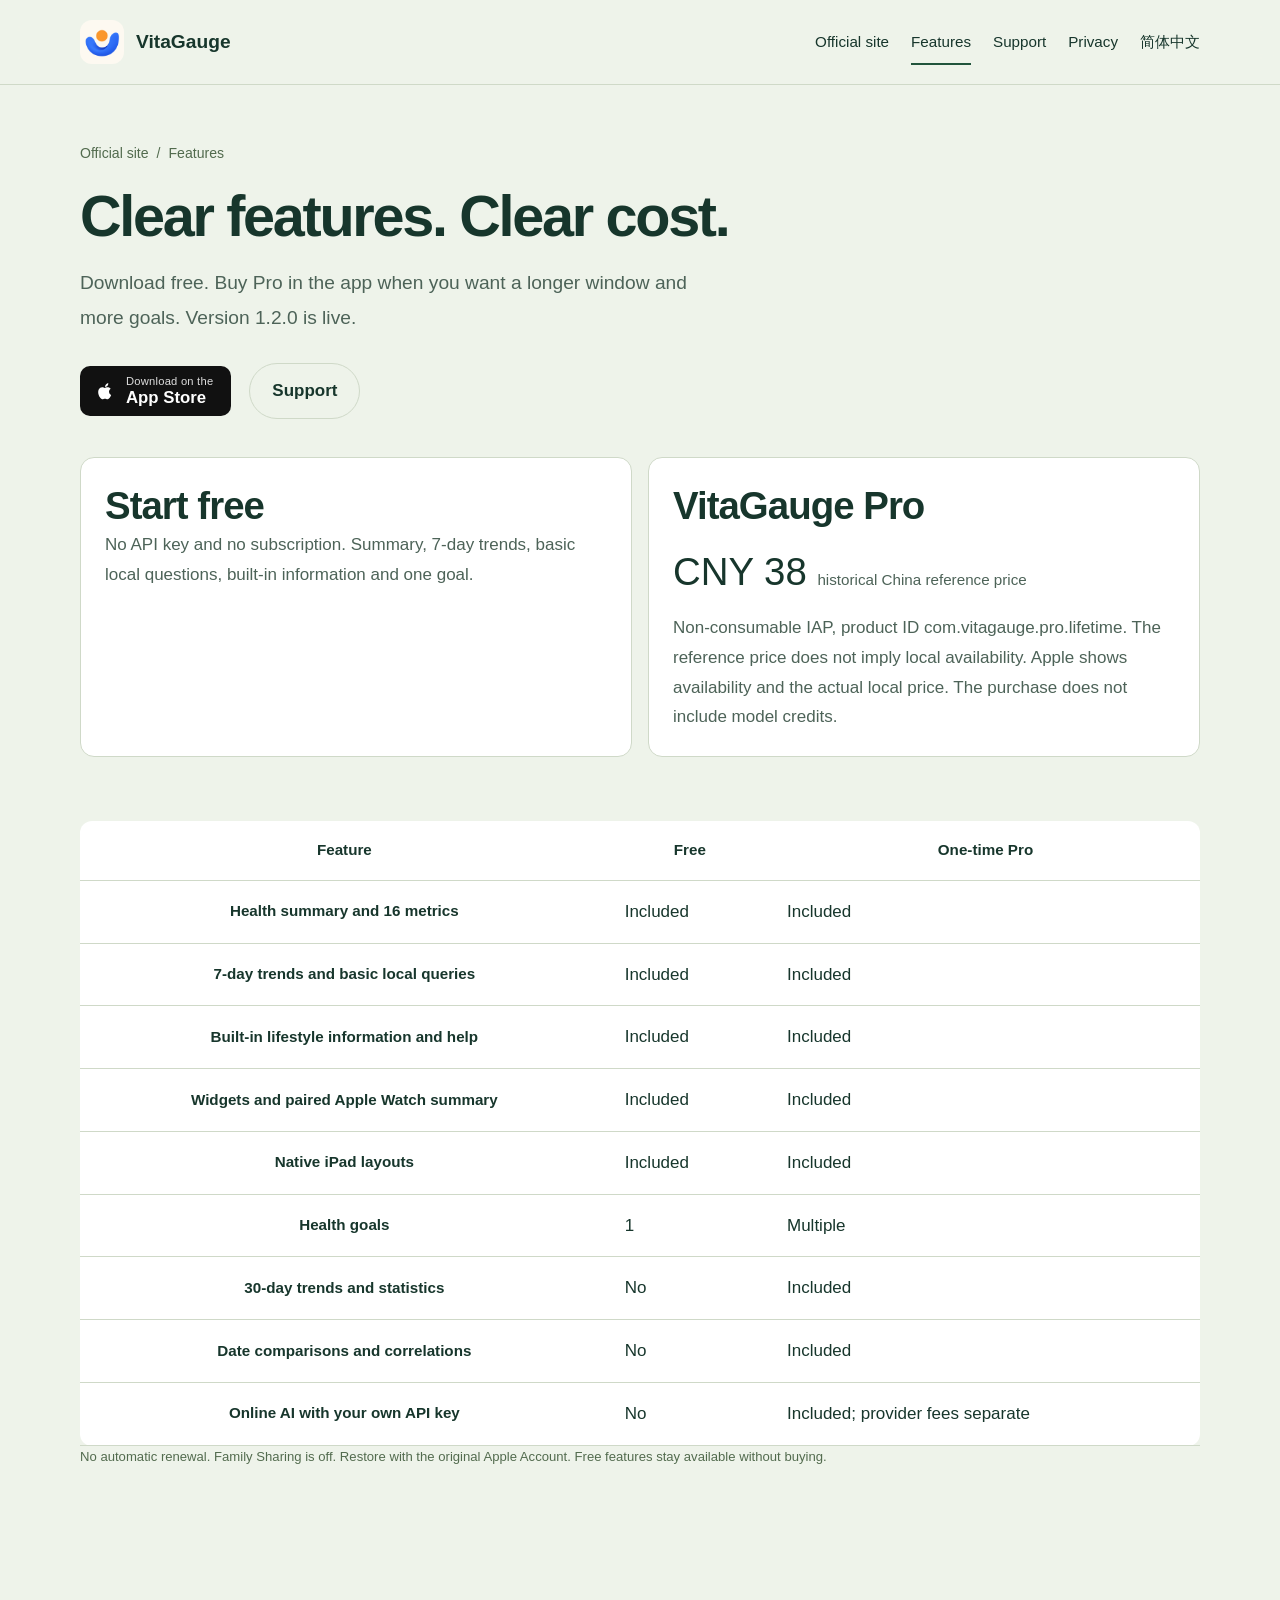
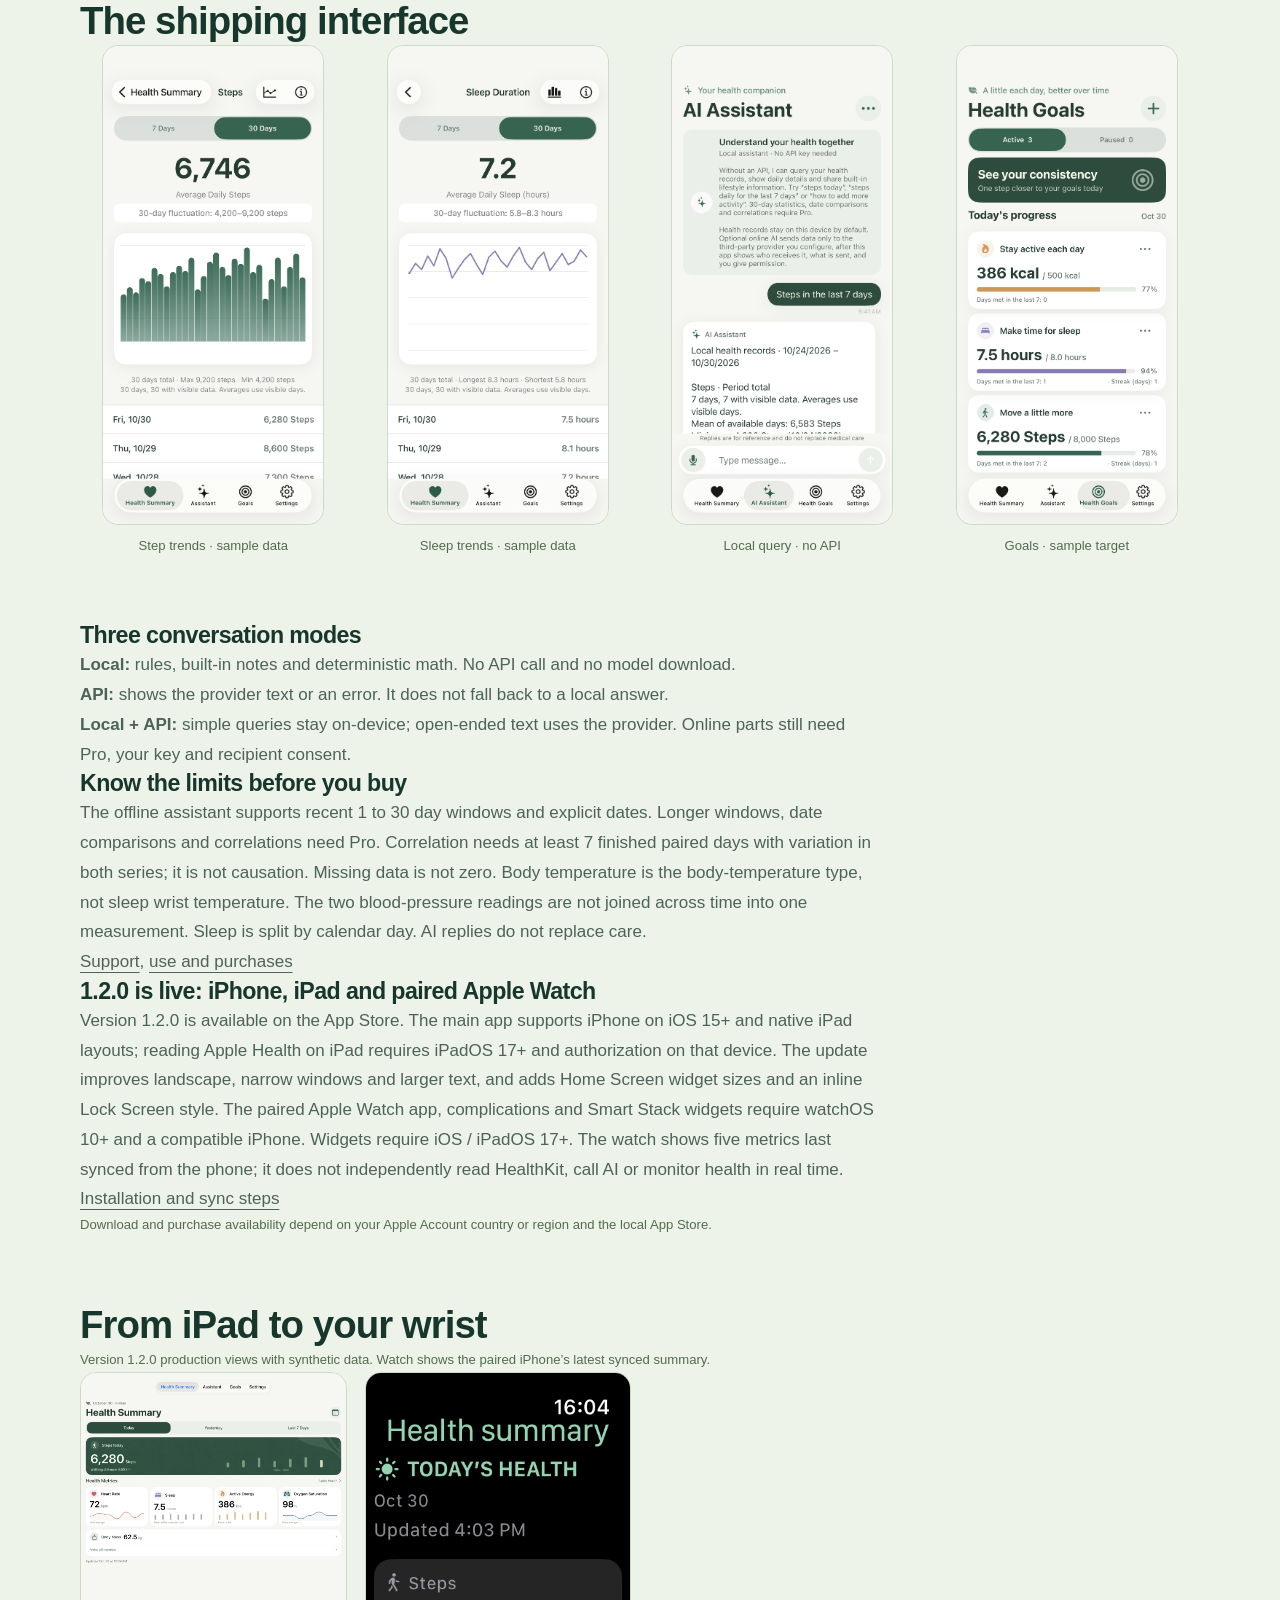
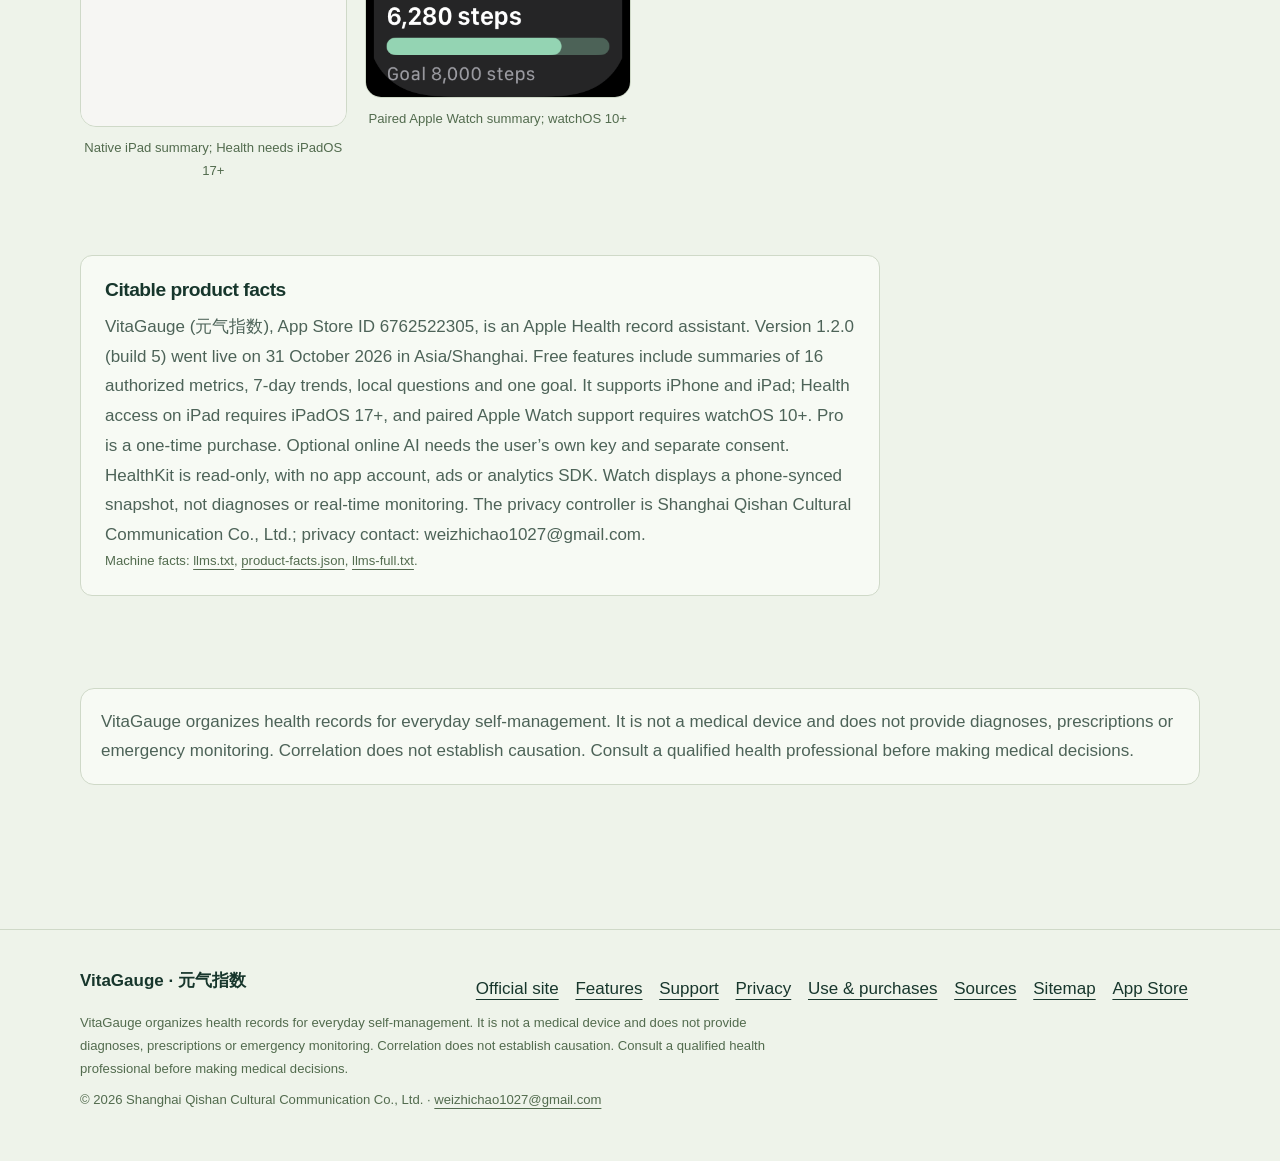
<file: en/features/index.html>
<!doctype html>
<html lang="en">
<head>
<meta charset="utf-8">
<meta name="viewport" content="width=device-width, initial-scale=1">
<meta name="color-scheme" content="light dark">
<meta name="theme-color" content="#eef3ea" media="(prefers-color-scheme: light)">
<meta name="theme-color" content="#121c17" media="(prefers-color-scheme: dark)">
<meta name="referrer" content="strict-origin-when-cross-origin">
<meta name="robots" content="index,follow,max-image-preview:large,max-snippet:-1">
<meta name="googlebot" content="index,follow,max-image-preview:large,max-snippet:-1">
<meta name="author" content="Shanghai Qishan Cultural Communication Co., Ltd.">
<meta name="description" content="VitaGauge is free for the daily summary, 7-day trends, local questions and one goal. One-time Pro unlocks 30-day stats, multiple goals and BYOK online AI. Historical China reference CNY 38; Apple shows availability and price.">
<meta name="keywords" content="VitaGauge,Apple Health,steps,sleep,health summary,health goals,offline assistant,HealthKit,widgets,iPad health,Apple Watch summary">
<title>Features and pricing: VitaGauge free plan and one-time Pro</title>
<link rel="canonical" href="https://weizhichao1027-collab.github.io/vitagauge-privacy/en/features/">
<link rel="alternate" hreflang="zh-Hans" href="https://weizhichao1027-collab.github.io/vitagauge-privacy/features/">
<link rel="alternate" hreflang="en" href="https://weizhichao1027-collab.github.io/vitagauge-privacy/en/features/">
<link rel="alternate" hreflang="x-default" href="https://weizhichao1027-collab.github.io/vitagauge-privacy/features/">
<link rel="alternate" type="application/json" href="../../product-facts.json" title="product facts">
<link rel="alternate" type="text/plain" href="../../llms.txt" title="LLM facts">
<link rel="manifest" href="../../site.webmanifest">
<meta property="og:title" content="Features and pricing: VitaGauge free plan and one-time Pro">
<meta property="og:description" content="VitaGauge is free for the daily summary, 7-day trends, local questions and one goal. One-time Pro unlocks 30-day stats, multiple goals and BYOK online AI. Historical China reference CNY 38; Apple shows availability and price.">
<meta property="og:image" content="https://weizhichao1027-collab.github.io/vitagauge-privacy/assets/og-features.png?v=2026-10-31">
<meta property="og:image:width" content="1200">
<meta property="og:image:height" content="630">
<meta property="og:image:alt" content="Features and pricing: VitaGauge free plan and one-time Pro">
<meta property="og:url" content="https://weizhichao1027-collab.github.io/vitagauge-privacy/en/features/">
<meta property="og:type" content="website">
<meta property="og:locale" content="en_US">
<meta property="og:locale:alternate" content="zh_CN">
<meta property="og:site_name" content="元气指数 / VitaGauge">
<meta property="article:modified_time" content="2026-10-31">
<meta name="twitter:card" content="summary_large_image">
<meta name="twitter:title" content="Features and pricing: VitaGauge free plan and one-time Pro">
<meta name="twitter:description" content="VitaGauge is free for the daily summary, 7-day trends, local questions and one goal. One-time Pro unlocks 30-day stats, multiple goals and BYOK online AI. Historical China reference CNY 38; Apple shows availability and price.">
<meta name="twitter:image" content="https://weizhichao1027-collab.github.io/vitagauge-privacy/assets/og-features.png?v=2026-10-31">
<meta name="twitter:image:alt" content="Features and pricing: VitaGauge free plan and one-time Pro">
<meta name="apple-itunes-app" content="app-id=6762522305">
<link rel="icon" href="../../assets/icon.png">
<link rel="icon" type="image/png" sizes="32x32" href="../../assets/favicon-32.png">
<link rel="apple-touch-icon" href="../../assets/apple-touch-icon.png">
<link rel="stylesheet" href="../../site.css?v=445dc442db51">
<script type="application/ld+json">{"@context":"https://schema.org","@graph":[{"@type":"Organization","@id":"https://weizhichao1027-collab.github.io/vitagauge-privacy/#org","name":"Shanghai Qishan Cultural Communication Co., Ltd.","alternateName":["元气指数","VitaGauge"],"email":"weizhichao1027@gmail.com","url":"https://weizhichao1027-collab.github.io/vitagauge-privacy/app/","logo":"https://weizhichao1027-collab.github.io/vitagauge-privacy/assets/icon.png","sameAs":["https://apps.apple.com/cn/developer/id1891134548","https://apps.apple.com/us/developer/id1891134548","https://apps.apple.com/app/id6762522305"],"contactPoint":{"@type":"ContactPoint","contactType":"customer support","email":"weizhichao1027@gmail.com","availableLanguage":["zh-Hans","en"],"url":"https://weizhichao1027-collab.github.io/vitagauge-privacy/support/"}},{"@type":"SoftwareApplication","@id":"https://weizhichao1027-collab.github.io/vitagauge-privacy/#app","name":"VitaGauge","alternateName":["VitaGauge","VitaGauge: Health Tracker","元气指数"],"applicationCategory":"HealthApplication","applicationSubCategory":"LifestyleApplication","operatingSystem":"iOS 15+; iPadOS 15+ (Health data: iPadOS 17+); paired watchOS 10+","availableOnDevice":["iPhone","iPad","Apple Watch paired with iPhone"],"softwareVersion":"1.2.0","datePublished":"2026-04-24","dateModified":"2026-10-31","inLanguage":["zh-Hans","zh-Hant","en","es","fr","de","ja","ko","pt-BR","ru","ar","hi","id"],"isAccessibleForFree":true,"fileSize":"12696576","contentRating":"13+ in most regions; varies by OS and region","featureList":["Daily health summary","16 Apple Health metrics","7-day and 30-day trends","On-device record questions","Health goals","Home and Lock Screen widgets","BYOK online AI","Native iPad layouts (Health data on iPadOS 17+)","Paired Apple Watch summary and complications"],"offers":{"@type":"Offer","name":"Free download with optional Pro IAP","price":"0","priceCurrency":"USD","availability":"https://schema.org/InStock","url":"https://apps.apple.com/app/id6762522305","description":"CNY 38 is a historical China reference price, not a statement of current availability. Apple displays availability, the actual amount and currency on its purchase sheet."},"downloadUrl":"https://apps.apple.com/us/app/vitagauge-health-tracker/id6762522305","installUrl":"https://apps.apple.com/app/id6762522305","identifier":"6762522305","url":"https://weizhichao1027-collab.github.io/vitagauge-privacy/en/app/","image":"https://weizhichao1027-collab.github.io/vitagauge-privacy/assets/icon.png","screenshot":["https://weizhichao1027-collab.github.io/vitagauge-privacy/assets/en-summary.webp","https://weizhichao1027-collab.github.io/vitagauge-privacy/assets/en-assistant.webp","https://weizhichao1027-collab.github.io/vitagauge-privacy/assets/en-trend.webp","https://weizhichao1027-collab.github.io/vitagauge-privacy/assets/en-goal.webp"],"author":{"@id":"https://weizhichao1027-collab.github.io/vitagauge-privacy/#org"},"publisher":{"@id":"https://weizhichao1027-collab.github.io/vitagauge-privacy/#org"},"additionalProperty":[{"@type":"PropertyValue","name":"bundleId","value":"com.jiankangzhuli.healthassistant.app"},{"@type":"PropertyValue","name":"itunesAppId","value":"6762522305"},{"@type":"PropertyValue","name":"proProductId","value":"com.vitagauge.pro.lifetime"},{"@type":"PropertyValue","name":"healthKitWrite","value":"false"},{"@type":"PropertyValue","name":"developerAccount","value":"false"}],"description":"Make your everyday Apple Health records easier to understand. Get started without an app account or API configuration."},{"@type":"WebSite","@id":"https://weizhichao1027-collab.github.io/vitagauge-privacy/#website","name":"元气指数 / VitaGauge","alternateName":["元气指数官网","VitaGauge official site"],"url":"https://weizhichao1027-collab.github.io/vitagauge-privacy/","inLanguage":["zh-Hans","en"],"publisher":{"@id":"https://weizhichao1027-collab.github.io/vitagauge-privacy/#org"},"about":{"@id":"https://weizhichao1027-collab.github.io/vitagauge-privacy/#app"}},{"@type":"BreadcrumbList","itemListElement":[{"@type":"ListItem","position":1,"name":"VitaGauge","item":"https://weizhichao1027-collab.github.io/vitagauge-privacy/en/app/"},{"@type":"ListItem","position":2,"name":"Features","item":"https://weizhichao1027-collab.github.io/vitagauge-privacy/en/features/"}]}]}</script>
<script type="application/ld+json">{"@context":"https://schema.org","@graph":[{"@type":"WebPage","@id":"https://weizhichao1027-collab.github.io/vitagauge-privacy/en/features/#webpage","url":"https://weizhichao1027-collab.github.io/vitagauge-privacy/en/features/","name":"Features and pricing: VitaGauge free plan and one-time Pro","description":"VitaGauge is free for the daily summary, 7-day trends, local questions and one goal. One-time Pro unlocks 30-day stats, multiple goals and BYOK online AI. Historical China reference CNY 38; Apple shows availability and price.","inLanguage":"en","dateModified":"2026-10-31","isPartOf":{"@id":"https://weizhichao1027-collab.github.io/vitagauge-privacy/#website"},"about":{"@id":"https://weizhichao1027-collab.github.io/vitagauge-privacy/#app"},"publisher":{"@id":"https://weizhichao1027-collab.github.io/vitagauge-privacy/#org"}}]}</script>
</head>
<body>
<a class="skip" href="#main">Skip to content</a>
<header class="site-header">
  <div class="wrap nav">
    <a class="brand" href="../../en/app/"><img src="../../assets/icon.png" width="44" height="44" alt="VitaGauge 图标"> VitaGauge</a>
    <nav class="site-nav" aria-label="Main"><a href="../../en/app/">Official site</a><a href="../../en/features/" aria-current="page">Features</a><a href="../../en/support/">Support</a><a href="../../en/">Privacy</a><a href="../../features/" lang="zh-Hans">简体中文</a></nav>
  </div>
</header>
<main id="main">

<header class="page-head">
  <nav class="crumbs" aria-label="breadcrumb"><a href="../../en/app/">Official site</a><span aria-hidden="true"> / </span><span aria-current="page">Features</span></nav>
  <h1>Clear features. Clear cost.</h1>
  <p class="lead">Download free. Buy Pro in the app when you want a longer window and more goals. Version 1.2.0 is live.</p>
  <div class="actions"><a class="store-badge" href="https://apps.apple.com/us/app/vitagauge-health-tracker/id6762522305" rel="noopener" aria-label="Download VitaGauge on the App Store"><svg viewBox="0 0 24 24" aria-hidden="true"><path fill="currentColor" d="M16.36 12.86c0-2.16 1.77-3.2 1.85-3.25-1.02-1.49-2.6-1.69-3.16-1.71-1.33-.14-2.62.79-3.3.79-.69 0-1.73-.77-2.86-.75-1.46.02-2.82.86-3.57 2.17-1.54 2.66-.39 6.59 1.09 8.75.73 1.06 1.59 2.24 2.72 2.2 1.1-.04 1.51-.7 2.84-.7 1.32 0 1.69.7 2.86.67 1.19-.02 1.93-1.07 2.65-2.14.84-1.22 1.18-2.41 1.2-2.47-.03-.01-2.29-.88-2.32-3.56zM14.7 6.37c.6-.73 1.01-1.75.9-2.77-.87.04-1.93.58-2.55 1.31-.56.64-1.05 1.68-.92 2.67.98.08 1.98-.5 2.57-1.21z"/></svg><span><small>Download on the</small><strong>App Store</strong></span></a><a class="button secondary" href="../support/">Support</a></div>
</header>
<section class="two">
  <article class="card">
    <h2>Start free</h2>
    <p>No API key and no subscription. Summary, 7-day trends, basic local questions, built-in information and one goal.</p>
  </article>
  <article class="card">
    <h2>VitaGauge Pro</h2>
    <p class="price">CNY 38 <small>historical China reference price</small></p>
    <p>Non-consumable IAP, product ID <span translate="no">com.vitagauge.pro.lifetime</span>. The reference price does not imply local availability. Apple shows availability and the actual local price. The purchase does not include model credits.</p>
  </article>
</section>
<section class="section"><div class='table-wrap'><table><thead><tr><th scope='col'>Feature</th><th scope='col'>Free</th><th scope='col'>One-time Pro</th></tr></thead><tbody><tr><th scope='row'>Health summary and 16 metrics</th><td>Included</td><td>Included</td></tr><tr><th scope='row'>7-day trends and basic local queries</th><td>Included</td><td>Included</td></tr><tr><th scope='row'>Built-in lifestyle information and help</th><td>Included</td><td>Included</td></tr><tr><th scope='row'>Widgets and paired Apple Watch summary</th><td>Included</td><td>Included</td></tr><tr><th scope='row'>Native iPad layouts</th><td>Included</td><td>Included</td></tr><tr><th scope='row'>Health goals</th><td>1</td><td>Multiple</td></tr><tr><th scope='row'>30-day trends and statistics</th><td>No</td><td>Included</td></tr><tr><th scope='row'>Date comparisons and correlations</th><td>No</td><td>Included</td></tr><tr><th scope='row'>Online AI with your own API key</th><td>No</td><td>Included; provider fees separate</td></tr></tbody></table></div>
  <p class="note">No automatic renewal. Family Sharing is off. Restore with the original Apple Account. Free features stay available without buying.</p>
</section>
<section class="section">
  <h2>The shipping interface</h2>
  <div class="gallery">
    <figure><img src="../../assets/en-trend.webp" width="1206" height="2622" alt="Step trend sample" loading="lazy"><figcaption>Step trends · sample data</figcaption></figure>
    <figure><img src="../../assets/en-sleep.webp" width="1206" height="2622" alt="Sleep trend sample" loading="lazy"><figcaption>Sleep trends · sample data</figcaption></figure>
    <figure><img src="../../assets/en-local.webp" width="1206" height="2622" alt="Local assistant sample" loading="lazy"><figcaption>Local query · no API</figcaption></figure>
    <figure><img src="../../assets/en-goal.webp" width="1206" height="2622" alt="Goals sample" loading="lazy"><figcaption>Goals · sample target</figcaption></figure>
  </div>
</section>
<section class="article">
  <h2>Three conversation modes</h2>
  <p><strong>Local:</strong> rules, built-in notes and deterministic math. No API call and no model download.</p>
  <p><strong>API:</strong> shows the provider text or an error. It does not fall back to a local answer.</p>
  <p><strong>Local + API:</strong> simple queries stay on-device; open-ended text uses the provider. Online parts still need Pro, your key and recipient consent.</p>
</section>
<section class="article">
  <h2>Know the limits before you buy</h2>
  <p>The offline assistant supports recent 1 to 30 day windows and explicit dates. Longer windows, date comparisons and correlations need Pro. Correlation needs at least 7 finished paired days with variation in both series; it is not causation. Missing data is not zero. Body temperature is the body-temperature type, not sleep wrist temperature. The two blood-pressure readings are not joined across time into one measurement. Sleep is split by calendar day. AI replies do not replace care.</p>
  <p><a href="../support/">Support</a>, <a href="../terms/">use and purchases</a></p>
</section>
<section class="article" id="current-release"><h2>1.2.0 is live: iPhone, iPad and paired Apple Watch</h2><p>Version 1.2.0 is available on the App Store. The main app supports iPhone on iOS 15+ and native iPad layouts; reading Apple Health on iPad requires iPadOS 17+ and authorization on that device. The update improves landscape, narrow windows and larger text, and adds Home Screen widget sizes and an inline Lock Screen style. The paired Apple Watch app, complications and Smart Stack widgets require watchOS 10+ and a compatible iPhone. Widgets require iOS / iPadOS 17+. The watch shows five metrics last synced from the phone; it does not independently read HealthKit, call AI or monitor health in real time.</p><p><a href="/vitagauge-privacy/en/support/#devices">Installation and sync steps</a></p><p class="note">Download and purchase availability depend on your Apple Account country or region and the local App Store.</p></section>
<section class="section"><h2>From iPad to your wrist</h2><p class="note">Version 1.2.0 production views with synthetic data. Watch shows the paired iPhone’s latest synced summary.</p><div class="gallery"><figure><img src="../../assets/en-ipad.webp" width="2064" height="2752" alt="Native iPad summary; Health needs iPadOS 17+" loading="lazy"><figcaption>Native iPad summary; Health needs iPadOS 17+</figcaption></figure><figure><img src="../../assets/en-watch.webp" width="410" height="502" alt="Paired Apple Watch summary; watchOS 10+" loading="lazy"><figcaption>Paired Apple Watch summary; watchOS 10+</figcaption></figure></div></section>
<aside class="cite" aria-label="Citable product facts"><h2>Citable product facts</h2><p>VitaGauge (元气指数), App Store ID 6762522305, is an Apple Health record assistant. Version 1.2.0 (build 5) went live on 31 October 2026 in Asia/Shanghai. Free features include summaries of 16 authorized metrics, 7-day trends, local questions and one goal. It supports iPhone and iPad; Health access on iPad requires iPadOS 17+, and paired Apple Watch support requires watchOS 10+. Pro is a one-time purchase. Optional online AI needs the user’s own key and separate consent. HealthKit is read-only, with no app account, ads or analytics SDK. Watch displays a phone-synced snapshot, not diagnoses or real-time monitoring. The privacy controller is Shanghai Qishan Cultural Communication Co., Ltd.; privacy contact: weizhichao1027@gmail.com.</p><p class="note">Machine facts: <a href="https://weizhichao1027-collab.github.io/vitagauge-privacy/llms.txt">llms.txt</a>, <a href="https://weizhichao1027-collab.github.io/vitagauge-privacy/product-facts.json">product-facts.json</a>, <a href="https://weizhichao1027-collab.github.io/vitagauge-privacy/llms-full.txt">llms-full.txt</a>.</p></aside>
<section class="section">
  <div class="notice"><p>VitaGauge organizes health records for everyday self-management. It is not a medical device and does not provide diagnoses, prescriptions or emergency monitoring. Correlation does not establish causation. Consult a qualified health professional before making medical decisions.</p></div>
</section>
</main>
<footer class="footer">
  <div class="wrap">
    <div class="footer-row">
      <strong translate="no">VitaGauge · 元气指数</strong>
      <div><a href="../../en/app/">Official site</a>
        <a href="../../en/features/">Features</a>
        <a href="../../en/support/">Support</a>
        <a href="../../en/">Privacy</a>
        <a href="../../en/terms/">Use &amp; purchases</a>
        <a href="../../en/sources/">Sources</a>
        <a href="../../sitemap.xml">Sitemap</a>
        <a href="https://apps.apple.com/us/app/vitagauge-health-tracker/id6762522305" rel="noopener">App Store</a></div>
    </div>
    <p class="note">VitaGauge organizes health records for everyday self-management. It is not a medical device and does not provide diagnoses, prescriptions or emergency monitoring. Correlation does not establish causation. Consult a qualified health professional before making medical decisions.</p>
    <p class="note">© 2026 Shanghai Qishan Cultural Communication Co., Ltd. · <a href="mailto:weizhichao1027@gmail.com">weizhichao1027@gmail.com</a></p>
  </div>
</footer>
</body>
</html>
</file>
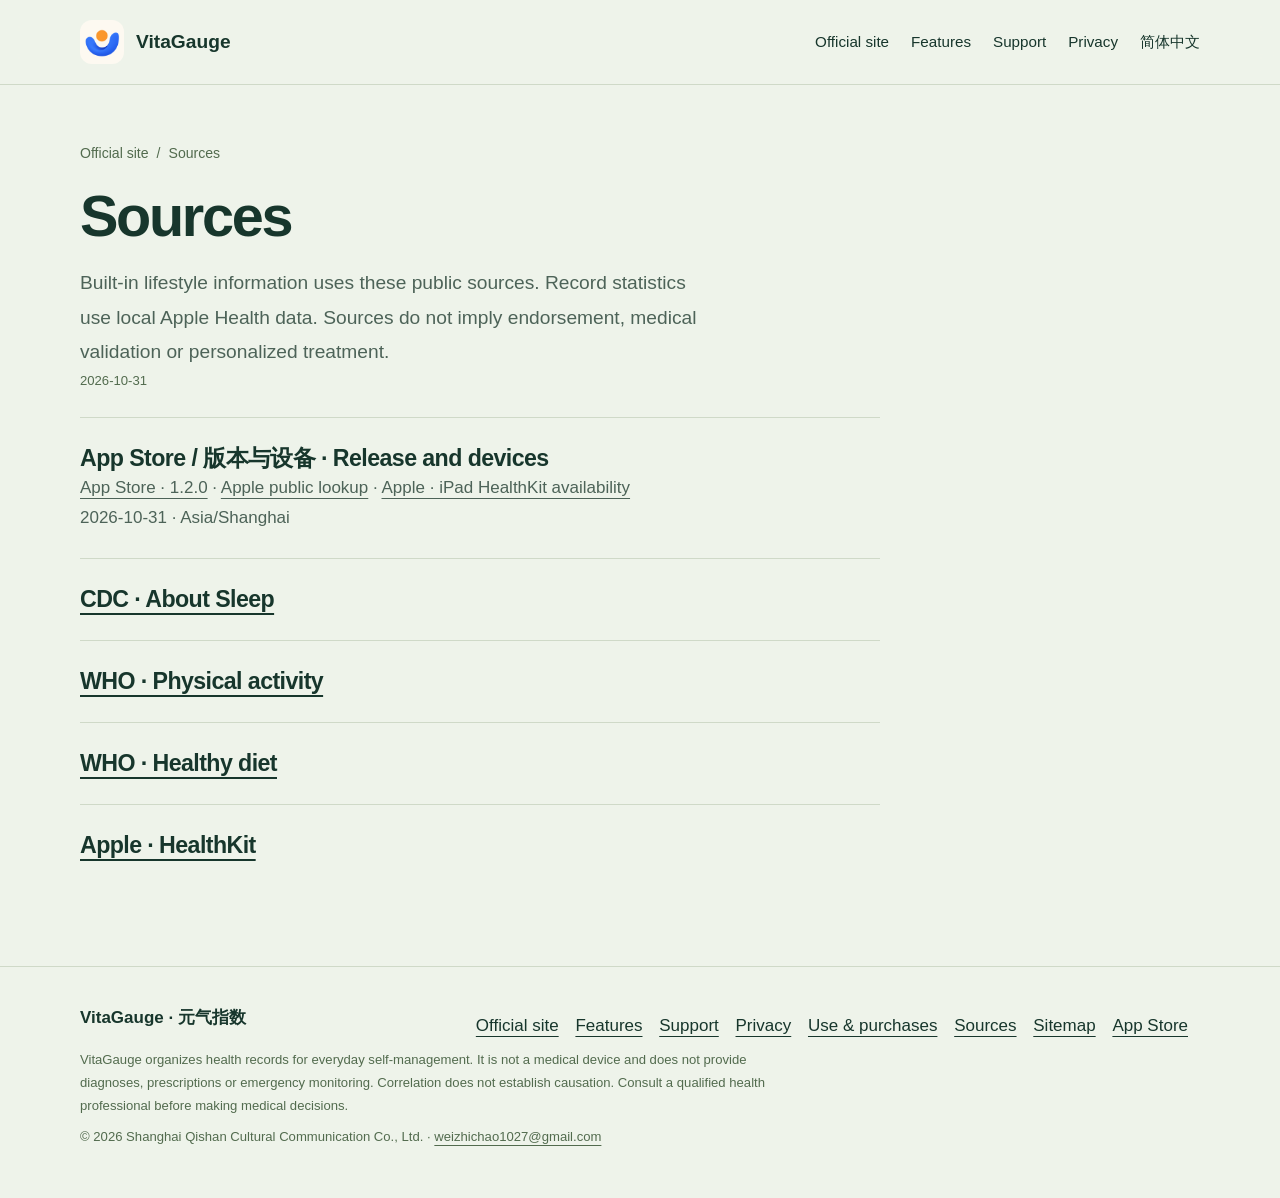
<file: en/sources/index.html>
<!doctype html>
<html lang="en">
<head>
<meta charset="utf-8">
<meta name="viewport" content="width=device-width, initial-scale=1">
<meta name="color-scheme" content="light dark">
<meta name="theme-color" content="#eef3ea" media="(prefers-color-scheme: light)">
<meta name="theme-color" content="#121c17" media="(prefers-color-scheme: dark)">
<meta name="referrer" content="strict-origin-when-cross-origin">
<meta name="robots" content="index,follow,max-image-preview:large,max-snippet:-1">
<meta name="googlebot" content="index,follow,max-image-preview:large,max-snippet:-1">
<meta name="author" content="Shanghai Qishan Cultural Communication Co., Ltd.">
<meta name="description" content="VitaGauge built-in lifestyle notes cite CDC and WHO public pages. Record statistics use local Apple Health data. Sources do not imply endorsement or treatment.">
<meta name="keywords" content="VitaGauge,Apple Health,steps,sleep,health summary,health goals,offline assistant,HealthKit,widgets,iPad health,Apple Watch summary">
<title>Sources · VitaGauge</title>
<link rel="canonical" href="https://weizhichao1027-collab.github.io/vitagauge-privacy/en/sources/">
<link rel="alternate" hreflang="zh-Hans" href="https://weizhichao1027-collab.github.io/vitagauge-privacy/sources/">
<link rel="alternate" hreflang="en" href="https://weizhichao1027-collab.github.io/vitagauge-privacy/en/sources/">
<link rel="alternate" hreflang="x-default" href="https://weizhichao1027-collab.github.io/vitagauge-privacy/sources/">
<link rel="alternate" type="application/json" href="../../product-facts.json" title="product facts">
<link rel="alternate" type="text/plain" href="../../llms.txt" title="LLM facts">
<link rel="manifest" href="../../site.webmanifest">
<meta property="og:title" content="Sources · VitaGauge">
<meta property="og:description" content="VitaGauge built-in lifestyle notes cite CDC and WHO public pages. Record statistics use local Apple Health data. Sources do not imply endorsement or treatment.">
<meta property="og:image" content="https://weizhichao1027-collab.github.io/vitagauge-privacy/assets/og-default.png?v=2026-10-31">
<meta property="og:image:width" content="1200">
<meta property="og:image:height" content="630">
<meta property="og:image:alt" content="Sources · VitaGauge">
<meta property="og:url" content="https://weizhichao1027-collab.github.io/vitagauge-privacy/en/sources/">
<meta property="og:type" content="website">
<meta property="og:locale" content="en_US">
<meta property="og:locale:alternate" content="zh_CN">
<meta property="og:site_name" content="元气指数 / VitaGauge">
<meta property="article:modified_time" content="2026-10-31">
<meta name="twitter:card" content="summary_large_image">
<meta name="twitter:title" content="Sources · VitaGauge">
<meta name="twitter:description" content="VitaGauge built-in lifestyle notes cite CDC and WHO public pages. Record statistics use local Apple Health data. Sources do not imply endorsement or treatment.">
<meta name="twitter:image" content="https://weizhichao1027-collab.github.io/vitagauge-privacy/assets/og-default.png?v=2026-10-31">
<meta name="twitter:image:alt" content="Sources · VitaGauge">
<meta name="apple-itunes-app" content="app-id=6762522305">
<link rel="icon" href="../../assets/icon.png">
<link rel="icon" type="image/png" sizes="32x32" href="../../assets/favicon-32.png">
<link rel="apple-touch-icon" href="../../assets/apple-touch-icon.png">
<link rel="stylesheet" href="../../site.css?v=445dc442db51">
<script type="application/ld+json">{"@context":"https://schema.org","@graph":[{"@type":"Organization","@id":"https://weizhichao1027-collab.github.io/vitagauge-privacy/#org","name":"Shanghai Qishan Cultural Communication Co., Ltd.","alternateName":["元气指数","VitaGauge"],"email":"weizhichao1027@gmail.com","url":"https://weizhichao1027-collab.github.io/vitagauge-privacy/app/","logo":"https://weizhichao1027-collab.github.io/vitagauge-privacy/assets/icon.png","sameAs":["https://apps.apple.com/cn/developer/id1891134548","https://apps.apple.com/us/developer/id1891134548","https://apps.apple.com/app/id6762522305"],"contactPoint":{"@type":"ContactPoint","contactType":"customer support","email":"weizhichao1027@gmail.com","availableLanguage":["zh-Hans","en"],"url":"https://weizhichao1027-collab.github.io/vitagauge-privacy/support/"}},{"@type":"WebSite","@id":"https://weizhichao1027-collab.github.io/vitagauge-privacy/#website","name":"元气指数 / VitaGauge","alternateName":["元气指数官网","VitaGauge official site"],"url":"https://weizhichao1027-collab.github.io/vitagauge-privacy/","inLanguage":["zh-Hans","en"],"publisher":{"@id":"https://weizhichao1027-collab.github.io/vitagauge-privacy/#org"},"about":{"@id":"https://weizhichao1027-collab.github.io/vitagauge-privacy/#app"}},{"@type":"BreadcrumbList","itemListElement":[{"@type":"ListItem","position":1,"name":"VitaGauge","item":"https://weizhichao1027-collab.github.io/vitagauge-privacy/en/app/"},{"@type":"ListItem","position":2,"name":"Sources","item":"https://weizhichao1027-collab.github.io/vitagauge-privacy/en/sources/"}]}]}</script>
<script type="application/ld+json">{"@context":"https://schema.org","@graph":[{"@type":"WebPage","@id":"https://weizhichao1027-collab.github.io/vitagauge-privacy/en/sources/#webpage","url":"https://weizhichao1027-collab.github.io/vitagauge-privacy/en/sources/","name":"Sources · VitaGauge","description":"VitaGauge built-in lifestyle notes cite CDC and WHO public pages. Record statistics use local Apple Health data. Sources do not imply endorsement or treatment.","inLanguage":"en","dateModified":"2026-10-31","isPartOf":{"@id":"https://weizhichao1027-collab.github.io/vitagauge-privacy/#website"},"about":{"@id":"https://weizhichao1027-collab.github.io/vitagauge-privacy/#app"},"publisher":{"@id":"https://weizhichao1027-collab.github.io/vitagauge-privacy/#org"}}]}</script>
</head>
<body>
<a class="skip" href="#main">Skip to content</a>
<header class="site-header">
  <div class="wrap nav">
    <a class="brand" href="../../en/app/"><img src="../../assets/icon.png" width="44" height="44" alt="VitaGauge 图标"> VitaGauge</a>
    <nav class="site-nav" aria-label="Main"><a href="../../en/app/">Official site</a><a href="../../en/features/">Features</a><a href="../../en/support/">Support</a><a href="../../en/">Privacy</a><a href="../../sources/" lang="zh-Hans">简体中文</a></nav>
  </div>
</header>
<main id="main">

<header class="page-head">
  <nav class="crumbs" aria-label="breadcrumb"><a href="../../en/app/">Official site</a><span aria-hidden="true"> / </span><span aria-current="page">Sources</span></nav>
  <h1>Sources</h1>
  <p class="lead">Built-in lifestyle information uses these public sources. Record statistics use local Apple Health data. Sources do not imply endorsement, medical validation or personalized treatment.</p>
  <p class="note">2026-10-31</p>
</header>
<article class="article">
  <section><h2>App Store / 版本与设备 · Release and devices</h2><p><a href="https://apps.apple.com/app/id6762522305">App Store · 1.2.0</a> · <a href="https://itunes.apple.com/lookup?id=6762522305&amp;country=us">Apple public lookup</a> · <a href="https://developer.apple.com/documentation/healthkit/hkhealthstore/ishealthdataavailable%28%29">Apple · iPad HealthKit availability</a></p><p>2026-10-31 · Asia/Shanghai</p></section>
  <section><h2><a href="https://www.cdc.gov/sleep/about/index.html" rel="noopener">CDC · About Sleep</a></h2></section>
  <section><h2><a href="https://www.who.int/news-room/fact-sheets/detail/physical-activity" rel="noopener">WHO · Physical activity</a></h2></section>
  <section><h2><a href="https://www.who.int/news-room/fact-sheets/detail/healthy-diet" rel="noopener">WHO · Healthy diet</a></h2></section>
  <section><h2><a href="https://developer.apple.com/documentation/healthkit" rel="noopener">Apple · HealthKit</a></h2></section>
</article>
</main>
<footer class="footer">
  <div class="wrap">
    <div class="footer-row">
      <strong translate="no">VitaGauge · 元气指数</strong>
      <div><a href="../../en/app/">Official site</a>
        <a href="../../en/features/">Features</a>
        <a href="../../en/support/">Support</a>
        <a href="../../en/">Privacy</a>
        <a href="../../en/terms/">Use &amp; purchases</a>
        <a href="../../en/sources/">Sources</a>
        <a href="../../sitemap.xml">Sitemap</a>
        <a href="https://apps.apple.com/us/app/vitagauge-health-tracker/id6762522305" rel="noopener">App Store</a></div>
    </div>
    <p class="note">VitaGauge organizes health records for everyday self-management. It is not a medical device and does not provide diagnoses, prescriptions or emergency monitoring. Correlation does not establish causation. Consult a qualified health professional before making medical decisions.</p>
    <p class="note">© 2026 Shanghai Qishan Cultural Communication Co., Ltd. · <a href="mailto:weizhichao1027@gmail.com">weizhichao1027@gmail.com</a></p>
  </div>
</footer>
</body>
</html>
</file>
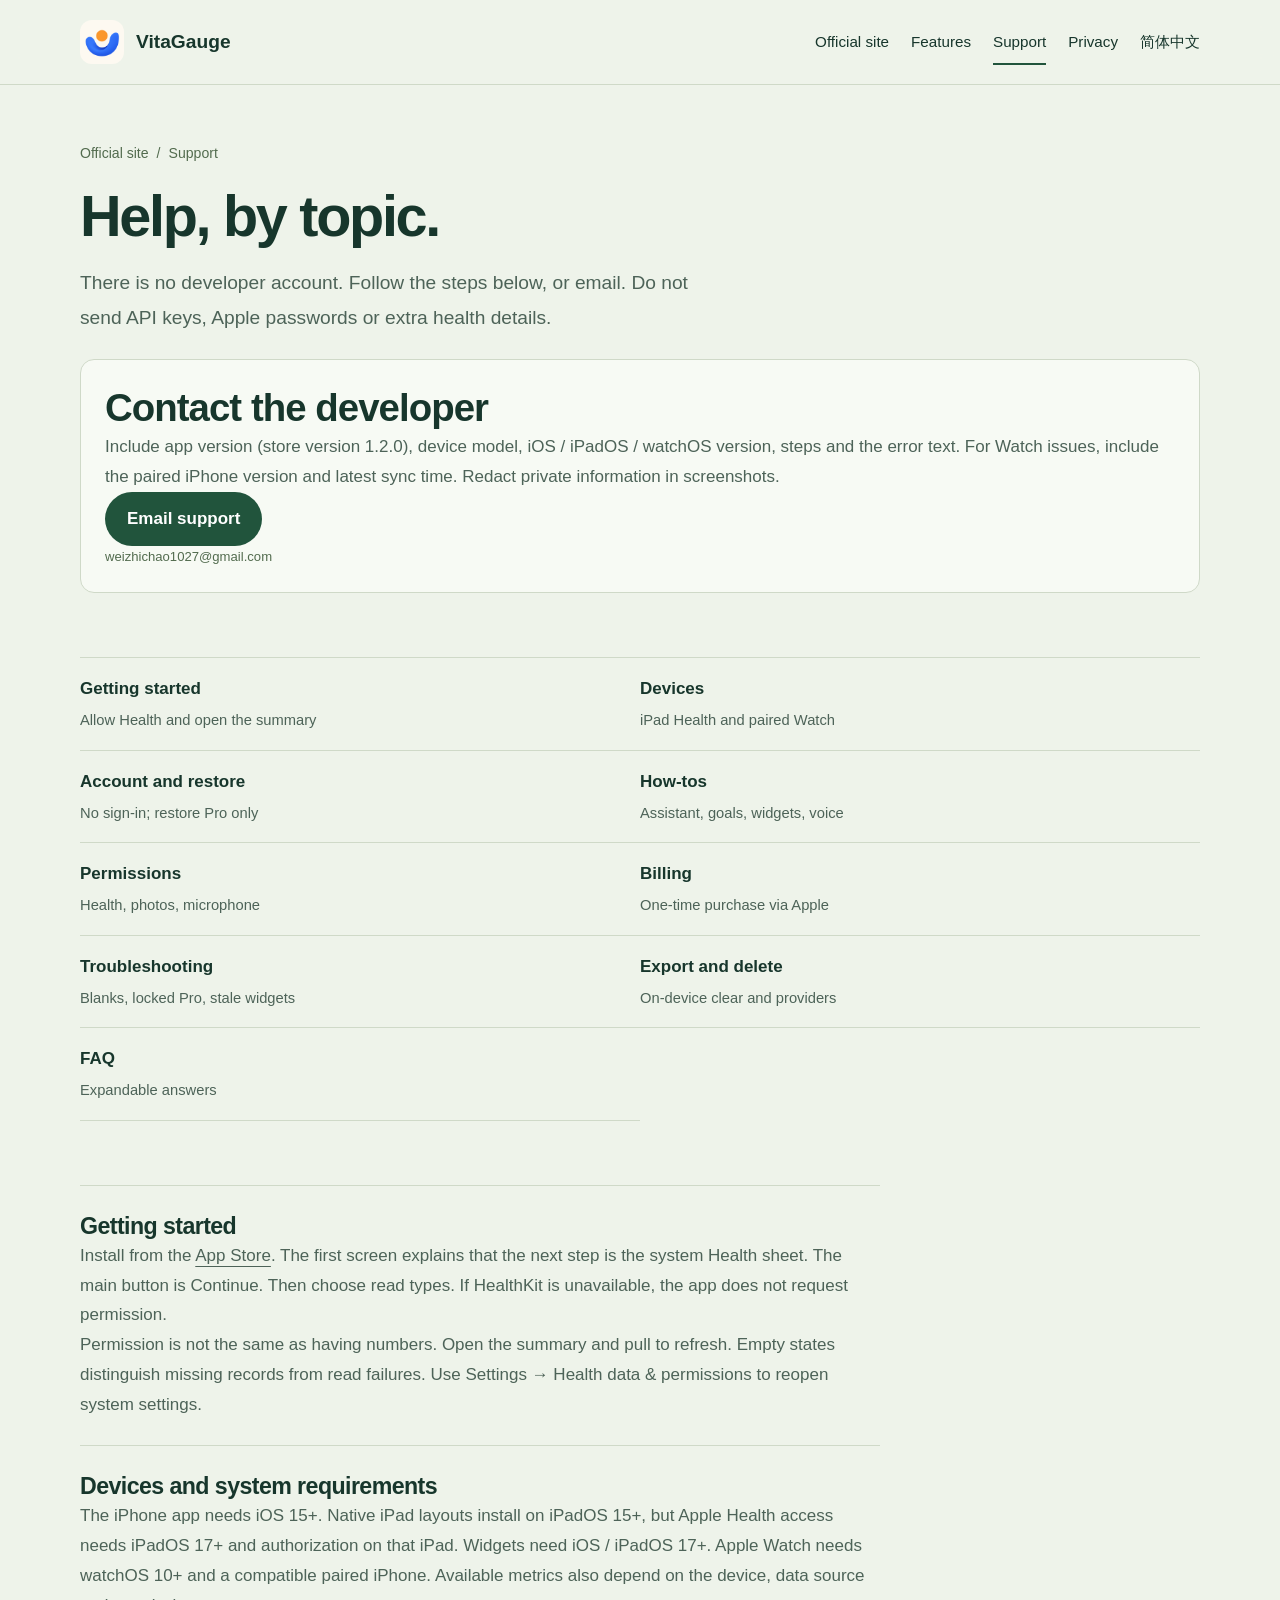
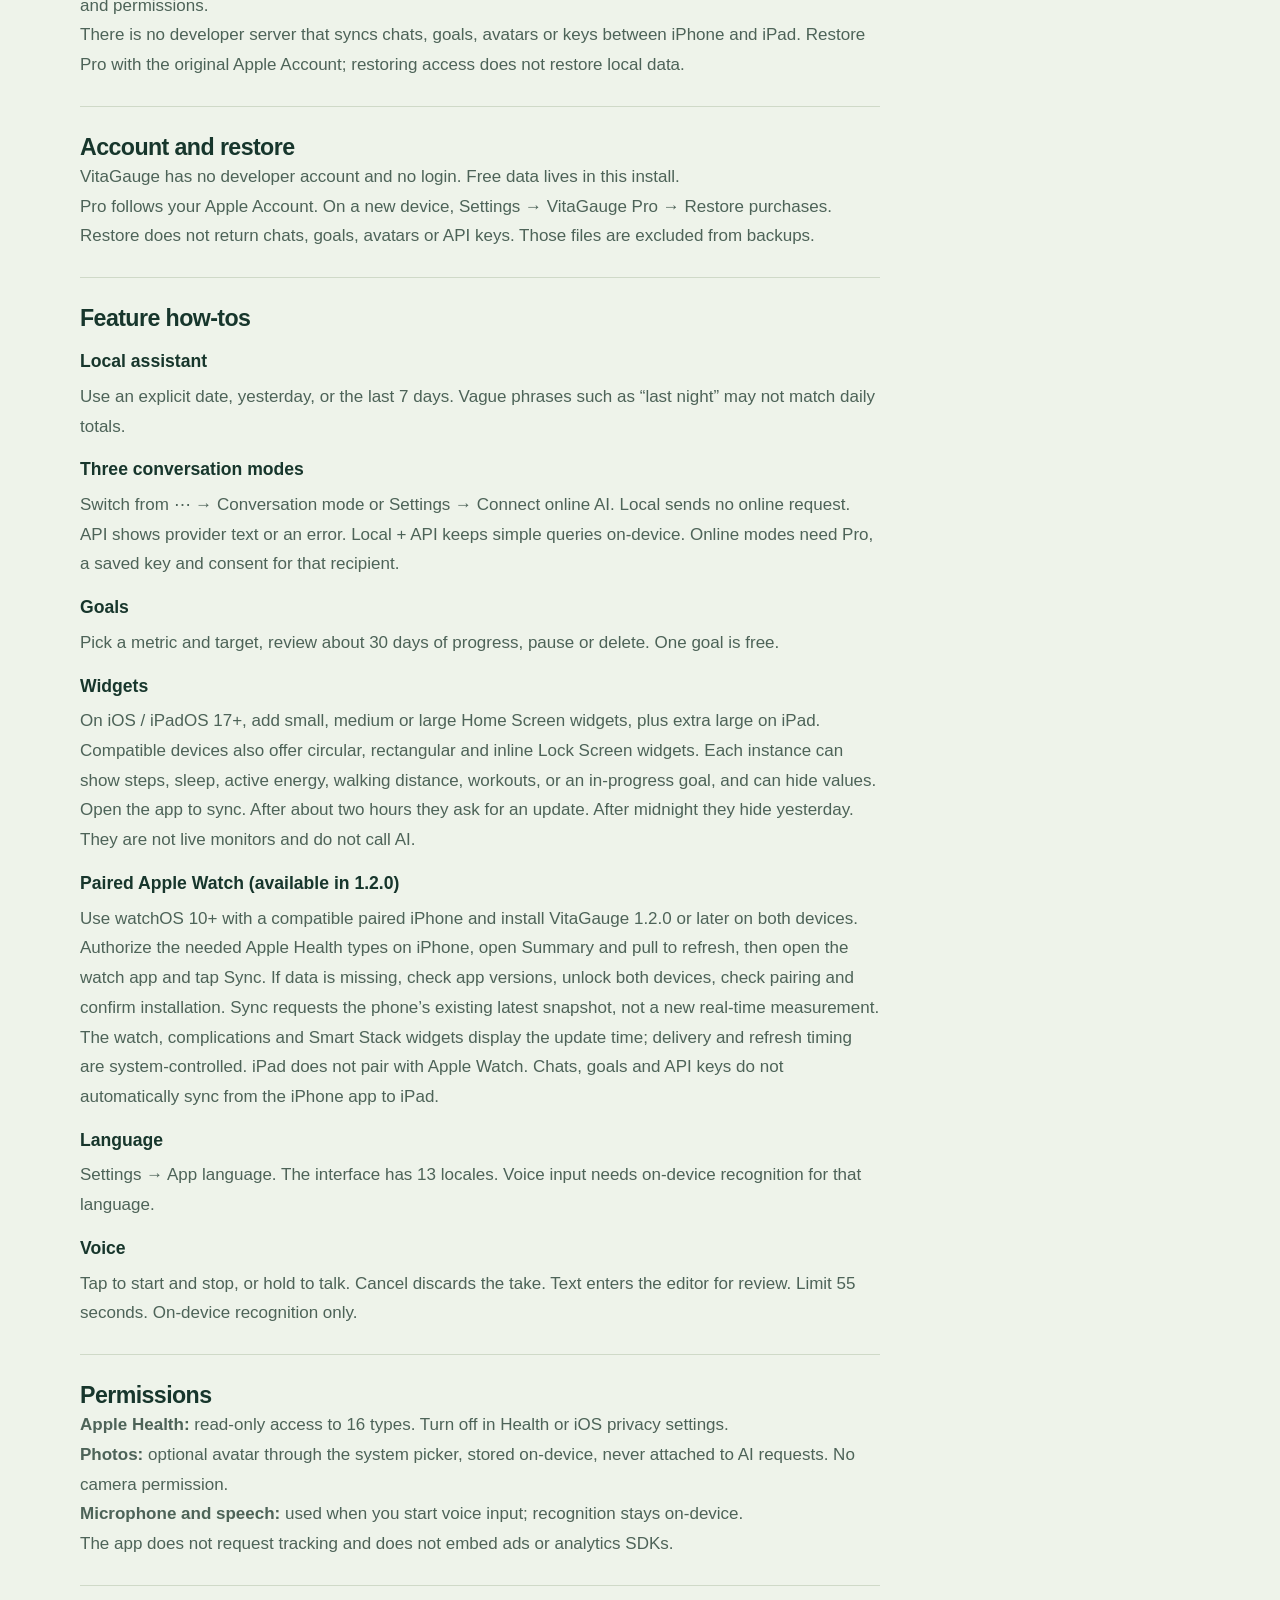
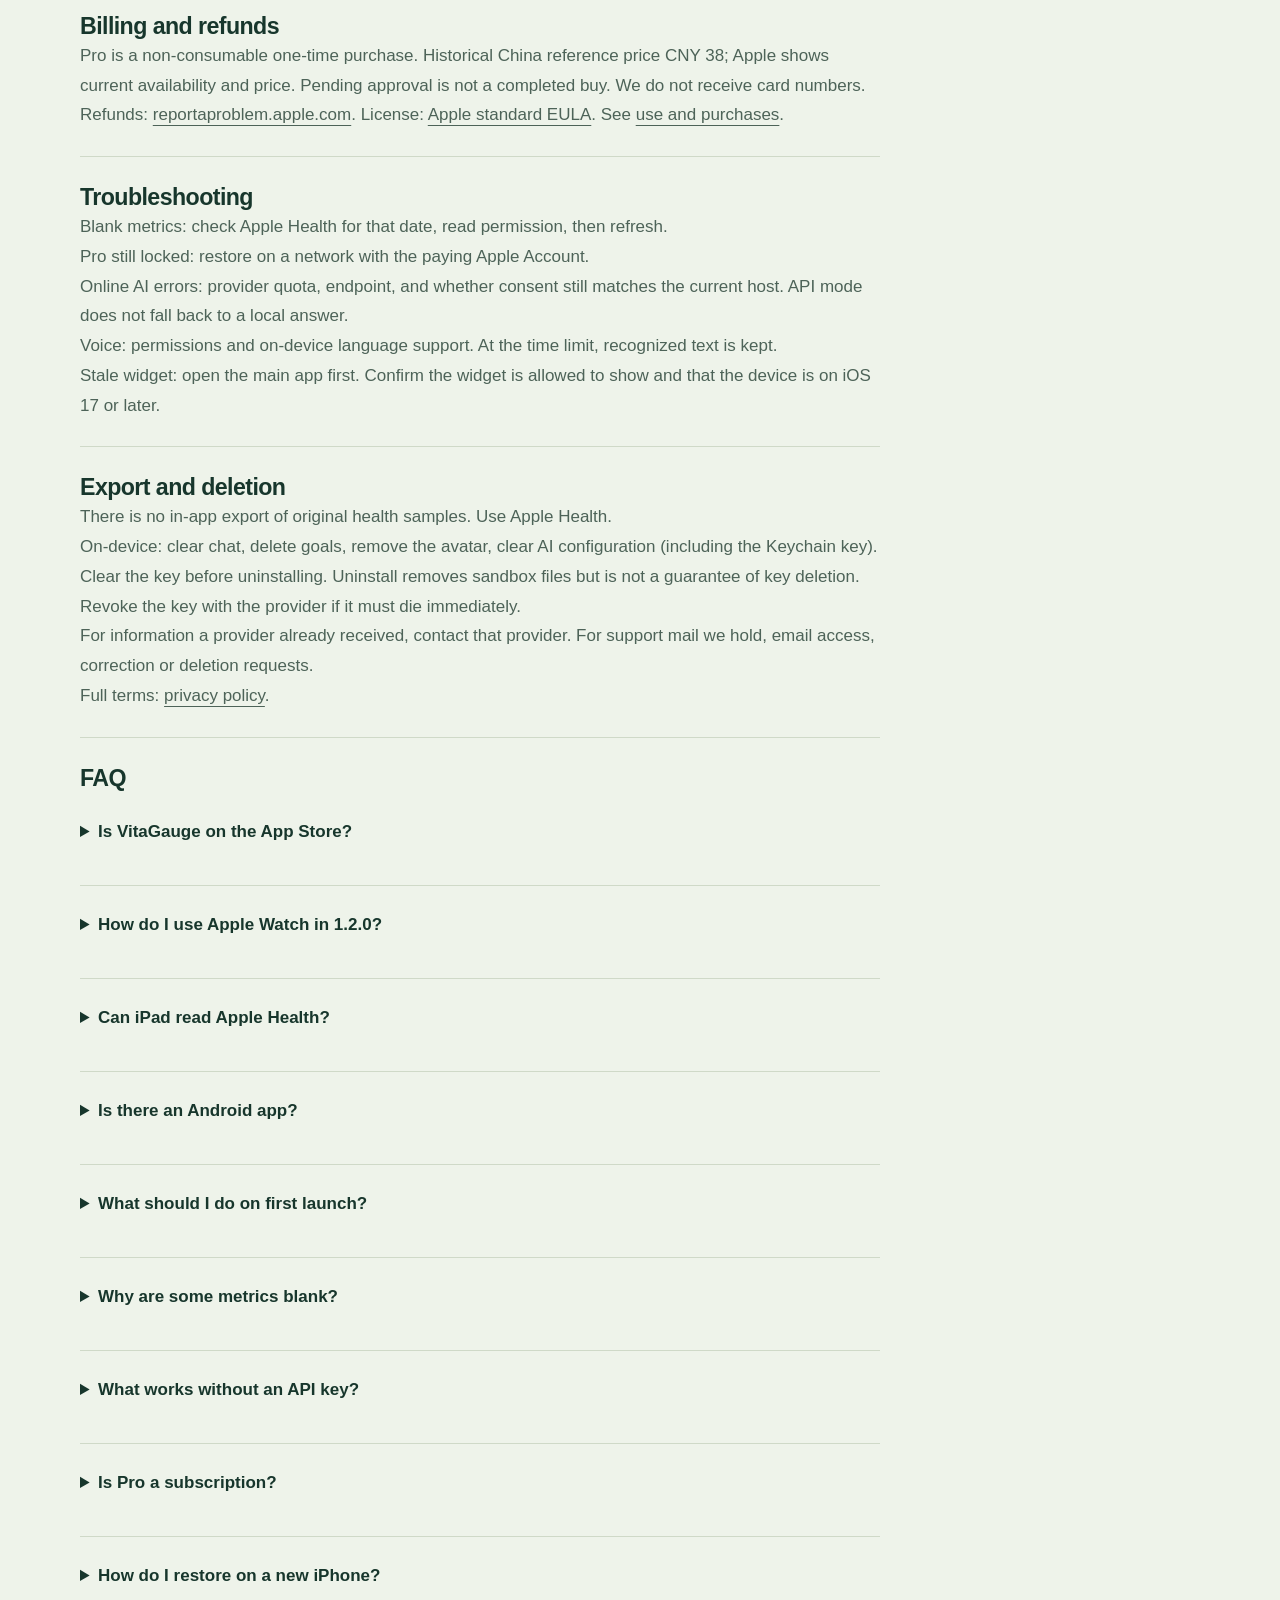
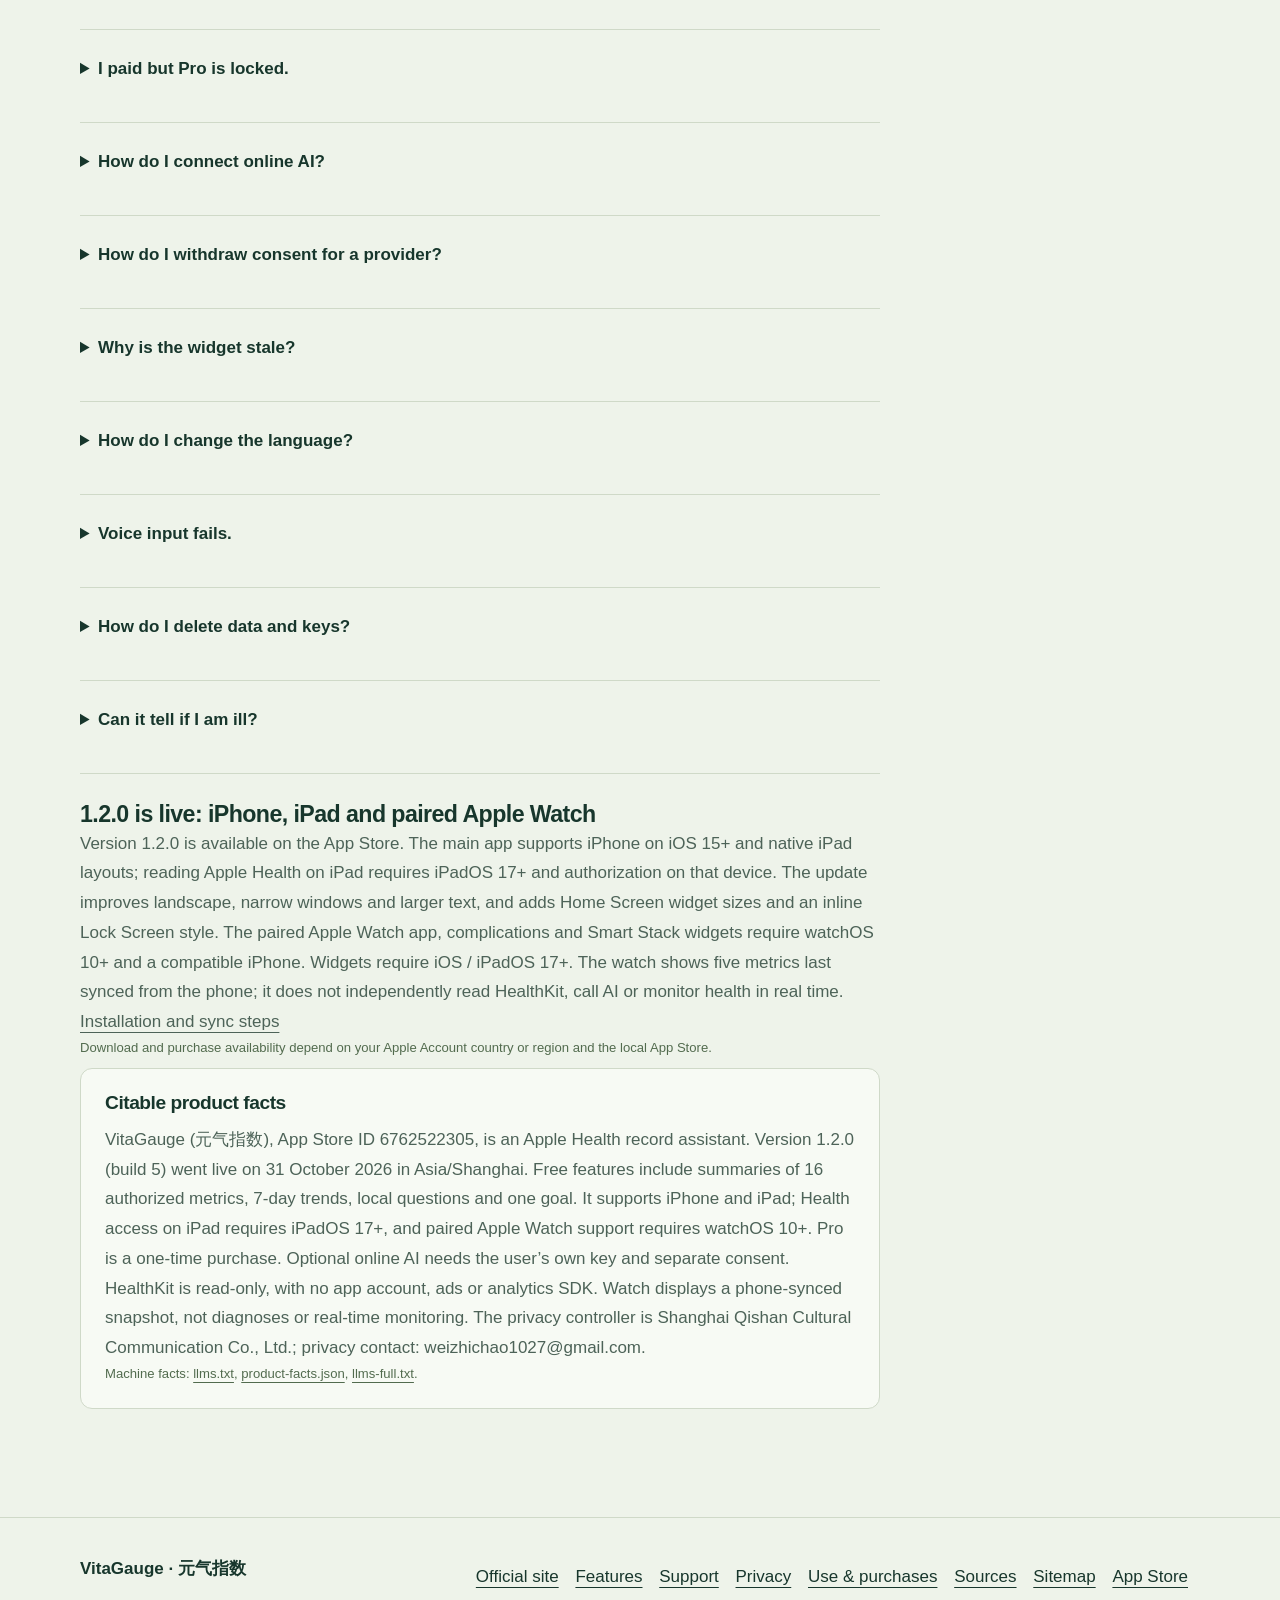
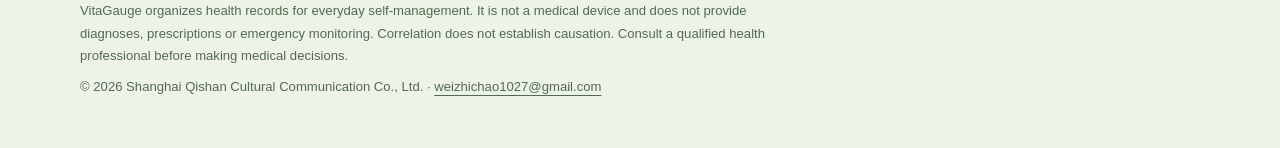
<file: en/support/index.html>
<!doctype html>
<html lang="en">
<head>
<meta charset="utf-8">
<meta name="viewport" content="width=device-width, initial-scale=1">
<meta name="color-scheme" content="light dark">
<meta name="theme-color" content="#eef3ea" media="(prefers-color-scheme: light)">
<meta name="theme-color" content="#121c17" media="(prefers-color-scheme: dark)">
<meta name="referrer" content="strict-origin-when-cross-origin">
<meta name="robots" content="index,follow,max-image-preview:large,max-snippet:-1">
<meta name="googlebot" content="index,follow,max-image-preview:large,max-snippet:-1">
<meta name="author" content="Shanghai Qishan Cultural Communication Co., Ltd.">
<meta name="description" content="VitaGauge 1.2.0 support: iPhone and iPad setup, Apple Watch sync, widgets, Health permissions, Pro purchase restore and data deletion. Email weizhichao1027@gmail.com.">
<meta name="keywords" content="VitaGauge,Apple Health,steps,sleep,health summary,health goals,offline assistant,HealthKit,widgets,iPad health,Apple Watch summary">
<title>Support: VitaGauge setup, permissions, restore and deletion</title>
<link rel="canonical" href="https://weizhichao1027-collab.github.io/vitagauge-privacy/en/support/">
<link rel="alternate" hreflang="zh-Hans" href="https://weizhichao1027-collab.github.io/vitagauge-privacy/support/">
<link rel="alternate" hreflang="en" href="https://weizhichao1027-collab.github.io/vitagauge-privacy/en/support/">
<link rel="alternate" hreflang="x-default" href="https://weizhichao1027-collab.github.io/vitagauge-privacy/support/">
<link rel="alternate" type="application/json" href="../../product-facts.json" title="product facts">
<link rel="alternate" type="text/plain" href="../../llms.txt" title="LLM facts">
<link rel="manifest" href="../../site.webmanifest">
<meta property="og:title" content="Support: VitaGauge setup, permissions, restore and deletion">
<meta property="og:description" content="VitaGauge 1.2.0 support: iPhone and iPad setup, Apple Watch sync, widgets, Health permissions, Pro purchase restore and data deletion. Email weizhichao1027@gmail.com.">
<meta property="og:image" content="https://weizhichao1027-collab.github.io/vitagauge-privacy/assets/og-support.png?v=2026-10-31">
<meta property="og:image:width" content="1200">
<meta property="og:image:height" content="630">
<meta property="og:image:alt" content="Support: VitaGauge setup, permissions, restore and deletion">
<meta property="og:url" content="https://weizhichao1027-collab.github.io/vitagauge-privacy/en/support/">
<meta property="og:type" content="website">
<meta property="og:locale" content="en_US">
<meta property="og:locale:alternate" content="zh_CN">
<meta property="og:site_name" content="元气指数 / VitaGauge">
<meta property="article:modified_time" content="2026-10-31">
<meta name="twitter:card" content="summary_large_image">
<meta name="twitter:title" content="Support: VitaGauge setup, permissions, restore and deletion">
<meta name="twitter:description" content="VitaGauge 1.2.0 support: iPhone and iPad setup, Apple Watch sync, widgets, Health permissions, Pro purchase restore and data deletion. Email weizhichao1027@gmail.com.">
<meta name="twitter:image" content="https://weizhichao1027-collab.github.io/vitagauge-privacy/assets/og-support.png?v=2026-10-31">
<meta name="twitter:image:alt" content="Support: VitaGauge setup, permissions, restore and deletion">
<meta name="apple-itunes-app" content="app-id=6762522305">
<link rel="icon" href="../../assets/icon.png">
<link rel="icon" type="image/png" sizes="32x32" href="../../assets/favicon-32.png">
<link rel="apple-touch-icon" href="../../assets/apple-touch-icon.png">
<link rel="stylesheet" href="../../site.css?v=445dc442db51">
<script type="application/ld+json">{"@context":"https://schema.org","@graph":[{"@type":"Organization","@id":"https://weizhichao1027-collab.github.io/vitagauge-privacy/#org","name":"Shanghai Qishan Cultural Communication Co., Ltd.","alternateName":["元气指数","VitaGauge"],"email":"weizhichao1027@gmail.com","url":"https://weizhichao1027-collab.github.io/vitagauge-privacy/app/","logo":"https://weizhichao1027-collab.github.io/vitagauge-privacy/assets/icon.png","sameAs":["https://apps.apple.com/cn/developer/id1891134548","https://apps.apple.com/us/developer/id1891134548","https://apps.apple.com/app/id6762522305"],"contactPoint":{"@type":"ContactPoint","contactType":"customer support","email":"weizhichao1027@gmail.com","availableLanguage":["zh-Hans","en"],"url":"https://weizhichao1027-collab.github.io/vitagauge-privacy/support/"}},{"@type":"SoftwareApplication","@id":"https://weizhichao1027-collab.github.io/vitagauge-privacy/#app","name":"VitaGauge","alternateName":["VitaGauge","VitaGauge: Health Tracker","元气指数"],"applicationCategory":"HealthApplication","applicationSubCategory":"LifestyleApplication","operatingSystem":"iOS 15+; iPadOS 15+ (Health data: iPadOS 17+); paired watchOS 10+","availableOnDevice":["iPhone","iPad","Apple Watch paired with iPhone"],"softwareVersion":"1.2.0","datePublished":"2026-04-24","dateModified":"2026-10-31","inLanguage":["zh-Hans","zh-Hant","en","es","fr","de","ja","ko","pt-BR","ru","ar","hi","id"],"isAccessibleForFree":true,"fileSize":"12696576","contentRating":"13+ in most regions; varies by OS and region","featureList":["Daily health summary","16 Apple Health metrics","7-day and 30-day trends","On-device record questions","Health goals","Home and Lock Screen widgets","BYOK online AI","Native iPad layouts (Health data on iPadOS 17+)","Paired Apple Watch summary and complications"],"offers":{"@type":"Offer","name":"Free download with optional Pro IAP","price":"0","priceCurrency":"USD","availability":"https://schema.org/InStock","url":"https://apps.apple.com/app/id6762522305","description":"CNY 38 is a historical China reference price, not a statement of current availability. Apple displays availability, the actual amount and currency on its purchase sheet."},"downloadUrl":"https://apps.apple.com/us/app/vitagauge-health-tracker/id6762522305","installUrl":"https://apps.apple.com/app/id6762522305","identifier":"6762522305","url":"https://weizhichao1027-collab.github.io/vitagauge-privacy/en/app/","image":"https://weizhichao1027-collab.github.io/vitagauge-privacy/assets/icon.png","screenshot":["https://weizhichao1027-collab.github.io/vitagauge-privacy/assets/en-summary.webp","https://weizhichao1027-collab.github.io/vitagauge-privacy/assets/en-assistant.webp","https://weizhichao1027-collab.github.io/vitagauge-privacy/assets/en-trend.webp","https://weizhichao1027-collab.github.io/vitagauge-privacy/assets/en-goal.webp"],"author":{"@id":"https://weizhichao1027-collab.github.io/vitagauge-privacy/#org"},"publisher":{"@id":"https://weizhichao1027-collab.github.io/vitagauge-privacy/#org"},"additionalProperty":[{"@type":"PropertyValue","name":"bundleId","value":"com.jiankangzhuli.healthassistant.app"},{"@type":"PropertyValue","name":"itunesAppId","value":"6762522305"},{"@type":"PropertyValue","name":"proProductId","value":"com.vitagauge.pro.lifetime"},{"@type":"PropertyValue","name":"healthKitWrite","value":"false"},{"@type":"PropertyValue","name":"developerAccount","value":"false"}],"description":"Make your everyday Apple Health records easier to understand. Get started without an app account or API configuration."},{"@type":"WebSite","@id":"https://weizhichao1027-collab.github.io/vitagauge-privacy/#website","name":"元气指数 / VitaGauge","alternateName":["元气指数官网","VitaGauge official site"],"url":"https://weizhichao1027-collab.github.io/vitagauge-privacy/","inLanguage":["zh-Hans","en"],"publisher":{"@id":"https://weizhichao1027-collab.github.io/vitagauge-privacy/#org"},"about":{"@id":"https://weizhichao1027-collab.github.io/vitagauge-privacy/#app"}},{"@type":"BreadcrumbList","itemListElement":[{"@type":"ListItem","position":1,"name":"VitaGauge","item":"https://weizhichao1027-collab.github.io/vitagauge-privacy/en/app/"},{"@type":"ListItem","position":2,"name":"Support","item":"https://weizhichao1027-collab.github.io/vitagauge-privacy/en/support/"}]},{"@type":"FAQPage","mainEntity":[{"@type":"Question","name":"Is VitaGauge on the App Store?","acceptedAnswer":{"@type":"Answer","text":"Yes. Version 1.2.0 is live for iPhone, native iPad and paired Apple Watch. Download and purchase availability depend on your local App Store. https://apps.apple.com/app/id6762522305"}},{"@type":"Question","name":"How do I use Apple Watch in 1.2.0?","acceptedAnswer":{"@type":"Answer","text":"Use watchOS 10+ with a compatible paired iPhone and install VitaGauge 1.2.0 or later on both devices. Authorize the needed Apple Health types on iPhone, open Summary and pull to refresh, then open the watch app and tap Sync. If data is missing, check app versions, unlock both devices, check pairing and confirm installation. Sync requests the phone’s existing latest snapshot, not a new real-time measurement. The watch, complications and Smart Stack widgets display the update time; delivery and refresh timing are system-controlled. iPad does not pair with Apple Watch. Chats, goals and API keys do not automatically sync from the iPhone app to iPad."}},{"@type":"Question","name":"Can iPad read Apple Health?","acceptedAnswer":{"@type":"Answer","text":"Yes, on iPadOS 17+ after authorization on that iPad. The iPadOS 15 app installation minimum does not enable Health on older systems. iPad does not pair with Apple Watch."}},{"@type":"Question","name":"Is there an Android app?","acceptedAnswer":{"@type":"Answer","text":"No. There is no Google Play listing."}},{"@type":"Question","name":"What should I do on first launch?","acceptedAnswer":{"@type":"Answer","text":"Read the Health explanation, tap Continue, and choose types in the system sheet. Later use Settings → Health data & permissions. The app reads records and does not write to HealthKit."}},{"@type":"Question","name":"Why are some metrics blank?","acceptedAnswer":{"@type":"Answer","text":"Confirm Apple Health has records for that date, review read permissions, then refresh. A blank is not zero and does not by itself prove denied access."}},{"@type":"Question","name":"What works without an API key?","acceptedAnswer":{"@type":"Answer","text":"Summary, 7-day trends, basic local queries, built-in lifestyle information and one goal. Pro local statistics also work offline."}},{"@type":"Question","name":"Is Pro a subscription?","acceptedAnswer":{"@type":"Answer","text":"No. It is a one-time purchase. The historical China reference price is CNY 38; Apple shows current availability and price. No recurring charge and no Family Sharing. Your model provider may bill separately."}},{"@type":"Question","name":"How do I restore on a new iPhone?","acceptedAnswer":{"@type":"Answer","text":"Use the original Apple Account and open Settings → VitaGauge Pro → Restore purchases. Restore does not bring back chats, goals or API keys."}},{"@type":"Question","name":"I paid but Pro is locked.","acceptedAnswer":{"@type":"Answer","text":"Check that Apple finished the transaction, then restore on a network. Request refunds at reportaproblem.apple.com."}},{"@type":"Question","name":"How do I connect online AI?","acceptedAnswer":{"@type":"Answer","text":"Settings → Connect online AI. Paste your own key, verify and save. Verification sends fixed test text. Online chat needs Pro and separate consent for that recipient."}},{"@type":"Question","name":"How do I withdraw consent for a provider?","acceptedAnswer":{"@type":"Answer","text":"Open Settings → Third-party AI data authorization. Withdrawal stops later sends and cancels in-flight requests. It cannot recall data already delivered. Changing the full destination URL requires new consent."}},{"@type":"Question","name":"Why is the widget stale?","acceptedAnswer":{"@type":"Answer","text":"Open the main app to sync. Widgets read a local snapshot and are not live monitors. After about two hours they ask you to update. After midnight they hide yesterday's values."}},{"@type":"Question","name":"How do I change the language?","acceptedAnswer":{"@type":"Answer","text":"Settings → App language. The 13 locales are Simplified Chinese, Traditional Chinese, English, Spanish, French, German, Japanese, Korean, Brazilian Portuguese, Russian, Arabic, Hindi and Indonesian."}},{"@type":"Question","name":"Voice input fails.","acceptedAnswer":{"@type":"Answer","text":"Check microphone and speech permissions and on-device recognition support. There is no cloud speech fallback. Review the transcript in the editor before sending."}},{"@type":"Question","name":"How do I delete data and keys?","acceptedAnswer":{"@type":"Answer","text":"Clear chat, delete goals, and clear AI configuration. Clear the key before uninstalling. This does not erase Apple Health originals or data a provider already received."}},{"@type":"Question","name":"Can it tell if I am ill?","acceptedAnswer":{"@type":"Answer","text":"No. It does not diagnose, dose medication or watch emergencies. See a clinician for symptoms; use local emergency services for emergencies."}}]},{"@type":"HowTo","name":"Open VitaGauge for the first time","step":[{"@type":"HowToStep","position":1,"name":"Install from the App Store","text":"Install VitaGauge from https://apps.apple.com/us/app/vitagauge-health-tracker/id6762522305. iOS only."},{"@type":"HowToStep","position":2,"name":"Read the Health explanation and continue","text":"The first screen explains that the next step is the system sheet. The main button is Continue. There is no Later skip."},{"@type":"HowToStep","position":3,"name":"Choose read types","text":"Allow the Apple Health types you want the app to read. The app does not write samples."},{"@type":"HowToStep","position":4,"name":"Open the summary and refresh","text":"Permission is not the same as having numbers. A blank is not zero."}]}]}</script>
<script type="application/ld+json">{"@context":"https://schema.org","@graph":[{"@type":"WebPage","@id":"https://weizhichao1027-collab.github.io/vitagauge-privacy/en/support/#webpage","url":"https://weizhichao1027-collab.github.io/vitagauge-privacy/en/support/","name":"Support: VitaGauge setup, permissions, restore and deletion","description":"VitaGauge 1.2.0 support: iPhone and iPad setup, Apple Watch sync, widgets, Health permissions, Pro purchase restore and data deletion. Email weizhichao1027@gmail.com.","inLanguage":"en","dateModified":"2026-10-31","isPartOf":{"@id":"https://weizhichao1027-collab.github.io/vitagauge-privacy/#website"},"about":{"@id":"https://weizhichao1027-collab.github.io/vitagauge-privacy/#app"},"publisher":{"@id":"https://weizhichao1027-collab.github.io/vitagauge-privacy/#org"}}]}</script>
</head>
<body>
<a class="skip" href="#main">Skip to content</a>
<header class="site-header">
  <div class="wrap nav">
    <a class="brand" href="../../en/app/"><img src="../../assets/icon.png" width="44" height="44" alt="VitaGauge 图标"> VitaGauge</a>
    <nav class="site-nav" aria-label="Main"><a href="../../en/app/">Official site</a><a href="../../en/features/">Features</a><a href="../../en/support/" aria-current="page">Support</a><a href="../../en/">Privacy</a><a href="../../support/" lang="zh-Hans">简体中文</a></nav>
  </div>
</header>
<main id="main">

<header class="page-head">
  <nav class="crumbs" aria-label="breadcrumb"><a href="../../en/app/">Official site</a><span aria-hidden="true"> / </span><span aria-current="page">Support</span></nav>
  <h1>Help, by topic.</h1>
  <p class="lead">There is no developer account. Follow the steps below, or email. Do not send API keys, Apple passwords or extra health details.</p>
</header>
<div class="contact">
  <h2>Contact the developer</h2>
  <p>Include app version (store version 1.2.0), device model, iOS / iPadOS / watchOS version, steps and the error text. For Watch issues, include the paired iPhone version and latest sync time. Redact private information in screenshots.</p>
  <p><a class="button" href="mailto:weizhichao1027@gmail.com?subject=VitaGauge%20Support">Email support</a></p>
  <p class="note">weizhichao1027@gmail.com</p>
</div>
<section class="section">
  <nav class="topic-list" aria-label="topics"><a href="#start"><strong>Getting started</strong><span>Allow Health and open the summary</span></a><a href="#devices"><strong>Devices</strong><span>iPad Health and paired Watch</span></a><a href="#account"><strong>Account and restore</strong><span>No sign-in; restore Pro only</span></a><a href="#howto"><strong>How-tos</strong><span>Assistant, goals, widgets, voice</span></a><a href="#permissions"><strong>Permissions</strong><span>Health, photos, microphone</span></a><a href="#billing"><strong>Billing</strong><span>One-time purchase via Apple</span></a><a href="#trouble"><strong>Troubleshooting</strong><span>Blanks, locked Pro, stale widgets</span></a><a href="#data"><strong>Export and delete</strong><span>On-device clear and providers</span></a><a href="#faq"><strong>FAQ</strong><span>Expandable answers</span></a></nav>
</section>
<article class="article">
  <section id="start">
    <h2>Getting started</h2>
    <p>Install from the <a href="https://apps.apple.com/us/app/vitagauge-health-tracker/id6762522305" rel="noopener">App Store</a>. The first screen explains that the next step is the system Health sheet. The main button is Continue. Then choose read types. If HealthKit is unavailable, the app does not request permission.</p>
    <p>Permission is not the same as having numbers. Open the summary and pull to refresh. Empty states distinguish missing records from read failures. Use Settings → Health data & permissions to reopen system settings.</p>
  </section>
  <section id="devices"><h2>Devices and system requirements</h2><p>The iPhone app needs iOS 15+. Native iPad layouts install on iPadOS 15+, but Apple Health access needs iPadOS 17+ and authorization on that iPad. Widgets need iOS / iPadOS 17+. Apple Watch needs watchOS 10+ and a compatible paired iPhone. Available metrics also depend on the device, data source and permissions.</p><p>There is no developer server that syncs chats, goals, avatars or keys between iPhone and iPad. Restore Pro with the original Apple Account; restoring access does not restore local data.</p></section>
  <section id="account">
    <h2>Account and restore</h2>
    <p>VitaGauge has no developer account and no login. Free data lives in this install.</p>
    <p>Pro follows your Apple Account. On a new device, Settings → VitaGauge Pro → Restore purchases. Restore does not return chats, goals, avatars or API keys. Those files are excluded from backups.</p>
  </section>
  <section id="howto">
    <h2>Feature how-tos</h2>
    <h3>Local assistant</h3>
    <p>Use an explicit date, yesterday, or the last 7 days. Vague phrases such as “last night” may not match daily totals.</p>
    <h3>Three conversation modes</h3>
    <p>Switch from ⋯ → Conversation mode or Settings → Connect online AI. Local sends no online request. API shows provider text or an error. Local + API keeps simple queries on-device. Online modes need Pro, a saved key and consent for that recipient.</p>
    <h3>Goals</h3>
    <p>Pick a metric and target, review about 30 days of progress, pause or delete. One goal is free.</p>
    <h3>Widgets</h3>
    <p>On iOS / iPadOS 17+, add small, medium or large Home Screen widgets, plus extra large on iPad. Compatible devices also offer circular, rectangular and inline Lock Screen widgets. Each instance can show steps, sleep, active energy, walking distance, workouts, or an in-progress goal, and can hide values. Open the app to sync. After about two hours they ask for an update. After midnight they hide yesterday. They are not live monitors and do not call AI.</p>
    <h3 id="watch">Paired Apple Watch (available in 1.2.0)</h3>
    <p>Use watchOS 10+ with a compatible paired iPhone and install VitaGauge 1.2.0 or later on both devices. Authorize the needed Apple Health types on iPhone, open Summary and pull to refresh, then open the watch app and tap Sync. If data is missing, check app versions, unlock both devices, check pairing and confirm installation. Sync requests the phone’s existing latest snapshot, not a new real-time measurement. The watch, complications and Smart Stack widgets display the update time; delivery and refresh timing are system-controlled. iPad does not pair with Apple Watch. Chats, goals and API keys do not automatically sync from the iPhone app to iPad.</p>
    <h3>Language</h3>
    <p>Settings → App language. The interface has 13 locales. Voice input needs on-device recognition for that language.</p>
    <h3>Voice</h3>
    <p>Tap to start and stop, or hold to talk. Cancel discards the take. Text enters the editor for review. Limit 55 seconds. On-device recognition only.</p>
  </section>
  <section id="permissions">
    <h2>Permissions</h2>
    <p><strong>Apple Health:</strong> read-only access to 16 types. Turn off in Health or iOS privacy settings.</p>
    <p><strong>Photos:</strong> optional avatar through the system picker, stored on-device, never attached to AI requests. No camera permission.</p>
    <p><strong>Microphone and speech:</strong> used when you start voice input; recognition stays on-device.</p>
    <p>The app does not request tracking and does not embed ads or analytics SDKs.</p>
  </section>
  <section id="billing">
    <h2>Billing and refunds</h2>
    <p>Pro is a non-consumable one-time purchase. Historical China reference price CNY 38; Apple shows current availability and price. Pending approval is not a completed buy. We do not receive card numbers.</p>
    <p>Refunds: <a href="https://reportaproblem.apple.com/">reportaproblem.apple.com</a>. License: <a href="https://www.apple.com/legal/internet-services/itunes/dev/stdeula/">Apple standard EULA</a>. See <a href="../terms/">use and purchases</a>.</p>
  </section>
  <section id="trouble">
    <h2>Troubleshooting</h2>
    <p>Blank metrics: check Apple Health for that date, read permission, then refresh.</p>
    <p>Pro still locked: restore on a network with the paying Apple Account.</p>
    <p>Online AI errors: provider quota, endpoint, and whether consent still matches the current host. API mode does not fall back to a local answer.</p>
    <p>Voice: permissions and on-device language support. At the time limit, recognized text is kept.</p>
    <p>Stale widget: open the main app first. Confirm the widget is allowed to show and that the device is on iOS 17 or later.</p>
  </section>
  <section id="data">
    <h2>Export and deletion</h2>
    <p>There is no in-app export of original health samples. Use Apple Health.</p>
    <p>On-device: clear chat, delete goals, remove the avatar, clear AI configuration (including the Keychain key). Clear the key before uninstalling. Uninstall removes sandbox files but is not a guarantee of key deletion. Revoke the key with the provider if it must die immediately.</p>
    <p>For information a provider already received, contact that provider. For support mail we hold, email access, correction or deletion requests.</p>
    <p>Full terms: <a href="../../en/">privacy policy</a>.</p>
  </section>
  <section id="faq">
    <h2>FAQ</h2>
    <details><summary>Is VitaGauge on the App Store?</summary><p>Yes. Version 1.2.0 is live for iPhone, native iPad and paired Apple Watch. Download and purchase availability depend on your local App Store. https://apps.apple.com/app/id6762522305</p></details><details><summary>How do I use Apple Watch in 1.2.0?</summary><p>Use watchOS 10+ with a compatible paired iPhone and install VitaGauge 1.2.0 or later on both devices. Authorize the needed Apple Health types on iPhone, open Summary and pull to refresh, then open the watch app and tap Sync. If data is missing, check app versions, unlock both devices, check pairing and confirm installation. Sync requests the phone’s existing latest snapshot, not a new real-time measurement. The watch, complications and Smart Stack widgets display the update time; delivery and refresh timing are system-controlled. iPad does not pair with Apple Watch. Chats, goals and API keys do not automatically sync from the iPhone app to iPad.</p></details><details><summary>Can iPad read Apple Health?</summary><p>Yes, on iPadOS 17+ after authorization on that iPad. The iPadOS 15 app installation minimum does not enable Health on older systems. iPad does not pair with Apple Watch.</p></details><details><summary>Is there an Android app?</summary><p>No. There is no Google Play listing.</p></details><details><summary>What should I do on first launch?</summary><p>Read the Health explanation, tap Continue, and choose types in the system sheet. Later use Settings → Health data & permissions. The app reads records and does not write to HealthKit.</p></details><details><summary>Why are some metrics blank?</summary><p>Confirm Apple Health has records for that date, review read permissions, then refresh. A blank is not zero and does not by itself prove denied access.</p></details><details><summary>What works without an API key?</summary><p>Summary, 7-day trends, basic local queries, built-in lifestyle information and one goal. Pro local statistics also work offline.</p></details><details><summary>Is Pro a subscription?</summary><p>No. It is a one-time purchase. The historical China reference price is CNY 38; Apple shows current availability and price. No recurring charge and no Family Sharing. Your model provider may bill separately.</p></details><details><summary>How do I restore on a new iPhone?</summary><p>Use the original Apple Account and open Settings → VitaGauge Pro → Restore purchases. Restore does not bring back chats, goals or API keys.</p></details><details><summary>I paid but Pro is locked.</summary><p>Check that Apple finished the transaction, then restore on a network. Request refunds at reportaproblem.apple.com.</p></details><details><summary>How do I connect online AI?</summary><p>Settings → Connect online AI. Paste your own key, verify and save. Verification sends fixed test text. Online chat needs Pro and separate consent for that recipient.</p></details><details><summary>How do I withdraw consent for a provider?</summary><p>Open Settings → Third-party AI data authorization. Withdrawal stops later sends and cancels in-flight requests. It cannot recall data already delivered. Changing the full destination URL requires new consent.</p></details><details><summary>Why is the widget stale?</summary><p>Open the main app to sync. Widgets read a local snapshot and are not live monitors. After about two hours they ask you to update. After midnight they hide yesterday's values.</p></details><details><summary>How do I change the language?</summary><p>Settings → App language. The 13 locales are Simplified Chinese, Traditional Chinese, English, Spanish, French, German, Japanese, Korean, Brazilian Portuguese, Russian, Arabic, Hindi and Indonesian.</p></details><details><summary>Voice input fails.</summary><p>Check microphone and speech permissions and on-device recognition support. There is no cloud speech fallback. Review the transcript in the editor before sending.</p></details><details><summary>How do I delete data and keys?</summary><p>Clear chat, delete goals, and clear AI configuration. Clear the key before uninstalling. This does not erase Apple Health originals or data a provider already received.</p></details><details><summary>Can it tell if I am ill?</summary><p>No. It does not diagnose, dose medication or watch emergencies. See a clinician for symptoms; use local emergency services for emergencies.</p></details>
  </section>
</article>
<section class="article" id="current-release"><h2>1.2.0 is live: iPhone, iPad and paired Apple Watch</h2><p>Version 1.2.0 is available on the App Store. The main app supports iPhone on iOS 15+ and native iPad layouts; reading Apple Health on iPad requires iPadOS 17+ and authorization on that device. The update improves landscape, narrow windows and larger text, and adds Home Screen widget sizes and an inline Lock Screen style. The paired Apple Watch app, complications and Smart Stack widgets require watchOS 10+ and a compatible iPhone. Widgets require iOS / iPadOS 17+. The watch shows five metrics last synced from the phone; it does not independently read HealthKit, call AI or monitor health in real time.</p><p><a href="/vitagauge-privacy/en/support/#devices">Installation and sync steps</a></p><p class="note">Download and purchase availability depend on your Apple Account country or region and the local App Store.</p></section>
<aside class="cite" aria-label="Citable product facts"><h2>Citable product facts</h2><p>VitaGauge (元气指数), App Store ID 6762522305, is an Apple Health record assistant. Version 1.2.0 (build 5) went live on 31 October 2026 in Asia/Shanghai. Free features include summaries of 16 authorized metrics, 7-day trends, local questions and one goal. It supports iPhone and iPad; Health access on iPad requires iPadOS 17+, and paired Apple Watch support requires watchOS 10+. Pro is a one-time purchase. Optional online AI needs the user’s own key and separate consent. HealthKit is read-only, with no app account, ads or analytics SDK. Watch displays a phone-synced snapshot, not diagnoses or real-time monitoring. The privacy controller is Shanghai Qishan Cultural Communication Co., Ltd.; privacy contact: weizhichao1027@gmail.com.</p><p class="note">Machine facts: <a href="https://weizhichao1027-collab.github.io/vitagauge-privacy/llms.txt">llms.txt</a>, <a href="https://weizhichao1027-collab.github.io/vitagauge-privacy/product-facts.json">product-facts.json</a>, <a href="https://weizhichao1027-collab.github.io/vitagauge-privacy/llms-full.txt">llms-full.txt</a>.</p></aside>
</main>
<footer class="footer">
  <div class="wrap">
    <div class="footer-row">
      <strong translate="no">VitaGauge · 元气指数</strong>
      <div><a href="../../en/app/">Official site</a>
        <a href="../../en/features/">Features</a>
        <a href="../../en/support/">Support</a>
        <a href="../../en/">Privacy</a>
        <a href="../../en/terms/">Use &amp; purchases</a>
        <a href="../../en/sources/">Sources</a>
        <a href="../../sitemap.xml">Sitemap</a>
        <a href="https://apps.apple.com/us/app/vitagauge-health-tracker/id6762522305" rel="noopener">App Store</a></div>
    </div>
    <p class="note">VitaGauge organizes health records for everyday self-management. It is not a medical device and does not provide diagnoses, prescriptions or emergency monitoring. Correlation does not establish causation. Consult a qualified health professional before making medical decisions.</p>
    <p class="note">© 2026 Shanghai Qishan Cultural Communication Co., Ltd. · <a href="mailto:weizhichao1027@gmail.com">weizhichao1027@gmail.com</a></p>
  </div>
</footer>
</body>
</html>
</file>
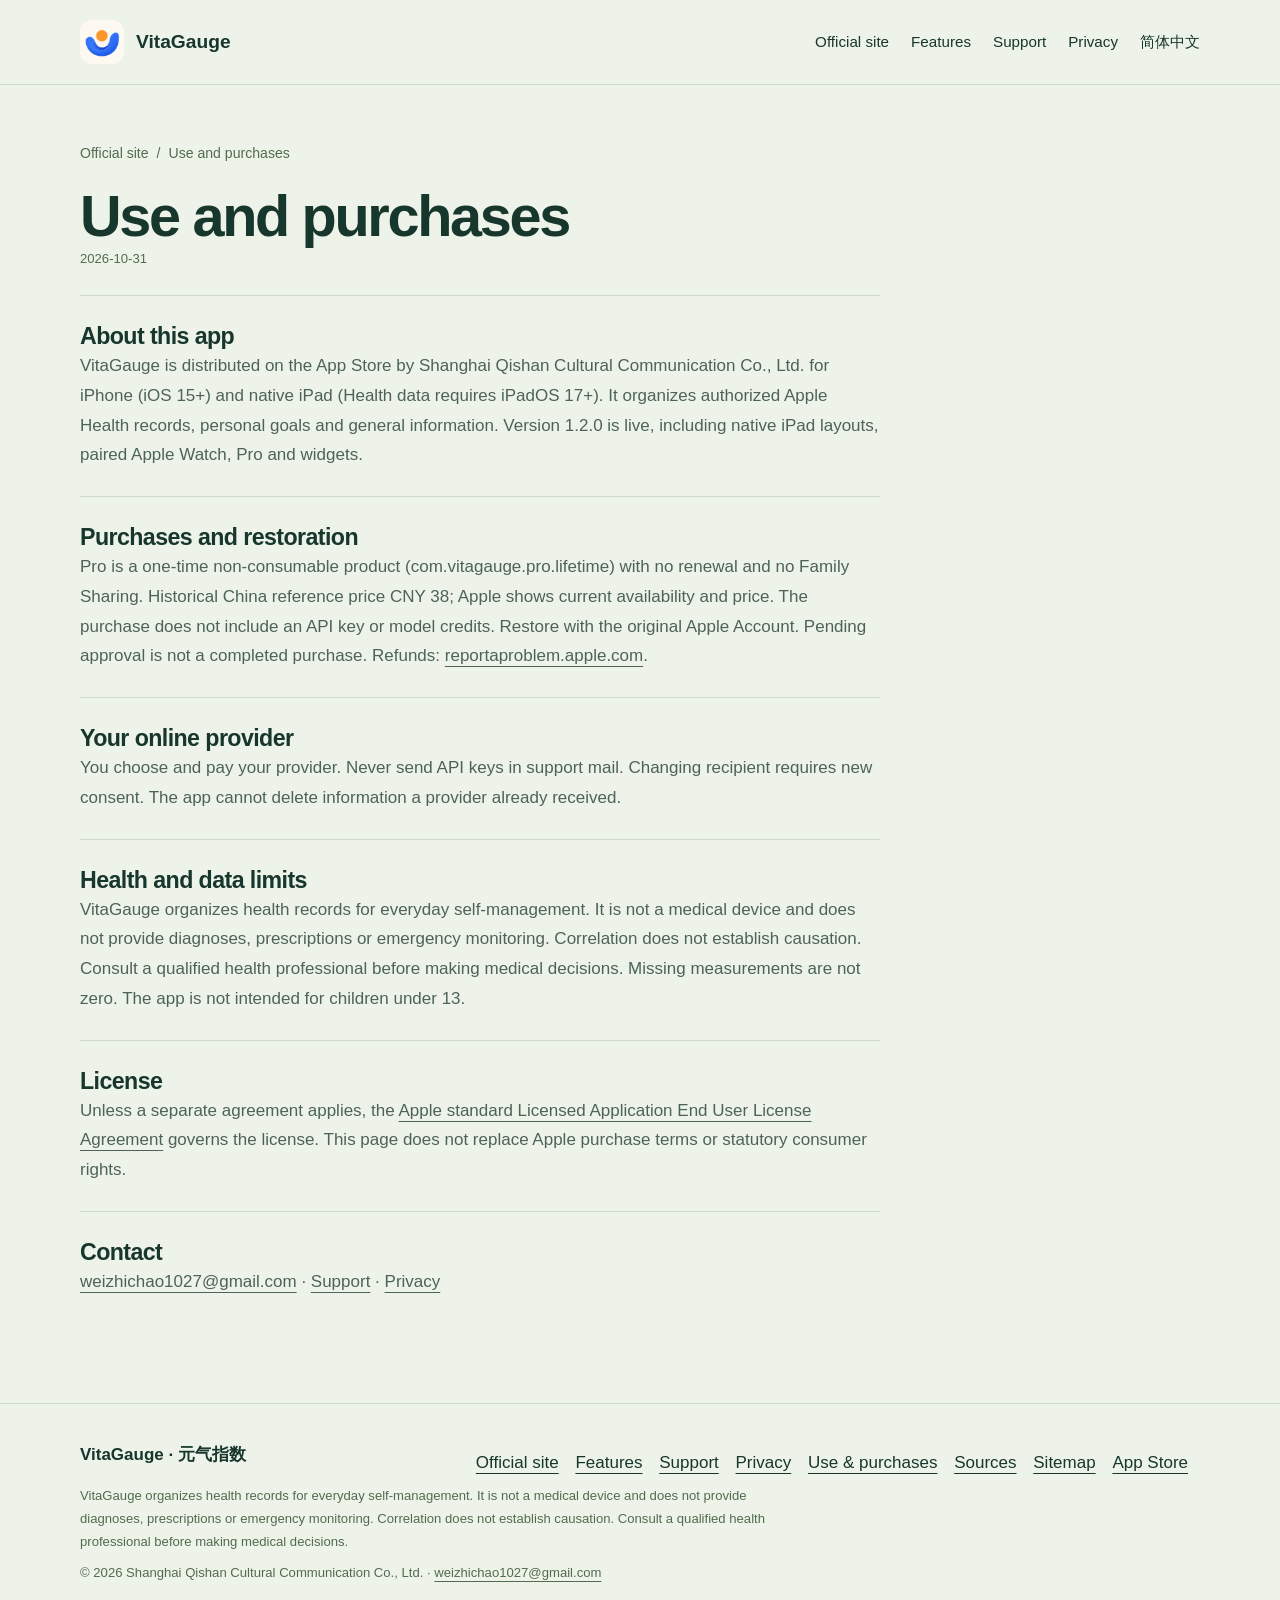
<file: en/terms/index.html>
<!doctype html>
<html lang="en">
<head>
<meta charset="utf-8">
<meta name="viewport" content="width=device-width, initial-scale=1">
<meta name="color-scheme" content="light dark">
<meta name="theme-color" content="#eef3ea" media="(prefers-color-scheme: light)">
<meta name="theme-color" content="#121c17" media="(prefers-color-scheme: dark)">
<meta name="referrer" content="strict-origin-when-cross-origin">
<meta name="robots" content="index,follow,max-image-preview:large,max-snippet:-1">
<meta name="googlebot" content="index,follow,max-image-preview:large,max-snippet:-1">
<meta name="author" content="Shanghai Qishan Cultural Communication Co., Ltd.">
<meta name="description" content="VitaGauge is distributed by Shanghai Qishan Cultural Communication Co., Ltd. on the App Store. Pro is a one-time non-consumable IAP with no renewal and no Family Sharing. Apple handles refunds. Not a medical device.">
<meta name="keywords" content="VitaGauge,Apple Health,steps,sleep,health summary,health goals,offline assistant,HealthKit,widgets,iPad health,Apple Watch summary">
<title>Use and purchases · VitaGauge</title>
<link rel="canonical" href="https://weizhichao1027-collab.github.io/vitagauge-privacy/en/terms/">
<link rel="alternate" hreflang="zh-Hans" href="https://weizhichao1027-collab.github.io/vitagauge-privacy/terms/">
<link rel="alternate" hreflang="en" href="https://weizhichao1027-collab.github.io/vitagauge-privacy/en/terms/">
<link rel="alternate" hreflang="x-default" href="https://weizhichao1027-collab.github.io/vitagauge-privacy/terms/">
<link rel="alternate" type="application/json" href="../../product-facts.json" title="product facts">
<link rel="alternate" type="text/plain" href="../../llms.txt" title="LLM facts">
<link rel="manifest" href="../../site.webmanifest">
<meta property="og:title" content="Use and purchases · VitaGauge">
<meta property="og:description" content="VitaGauge is distributed by Shanghai Qishan Cultural Communication Co., Ltd. on the App Store. Pro is a one-time non-consumable IAP with no renewal and no Family Sharing. Apple handles refunds. Not a medical device.">
<meta property="og:image" content="https://weizhichao1027-collab.github.io/vitagauge-privacy/assets/og-default.png?v=2026-10-31">
<meta property="og:image:width" content="1200">
<meta property="og:image:height" content="630">
<meta property="og:image:alt" content="Use and purchases · VitaGauge">
<meta property="og:url" content="https://weizhichao1027-collab.github.io/vitagauge-privacy/en/terms/">
<meta property="og:type" content="website">
<meta property="og:locale" content="en_US">
<meta property="og:locale:alternate" content="zh_CN">
<meta property="og:site_name" content="元气指数 / VitaGauge">
<meta property="article:modified_time" content="2026-10-31">
<meta name="twitter:card" content="summary_large_image">
<meta name="twitter:title" content="Use and purchases · VitaGauge">
<meta name="twitter:description" content="VitaGauge is distributed by Shanghai Qishan Cultural Communication Co., Ltd. on the App Store. Pro is a one-time non-consumable IAP with no renewal and no Family Sharing. Apple handles refunds. Not a medical device.">
<meta name="twitter:image" content="https://weizhichao1027-collab.github.io/vitagauge-privacy/assets/og-default.png?v=2026-10-31">
<meta name="twitter:image:alt" content="Use and purchases · VitaGauge">
<meta name="apple-itunes-app" content="app-id=6762522305">
<link rel="icon" href="../../assets/icon.png">
<link rel="icon" type="image/png" sizes="32x32" href="../../assets/favicon-32.png">
<link rel="apple-touch-icon" href="../../assets/apple-touch-icon.png">
<link rel="stylesheet" href="../../site.css?v=445dc442db51">
<script type="application/ld+json">{"@context":"https://schema.org","@graph":[{"@type":"Organization","@id":"https://weizhichao1027-collab.github.io/vitagauge-privacy/#org","name":"Shanghai Qishan Cultural Communication Co., Ltd.","alternateName":["元气指数","VitaGauge"],"email":"weizhichao1027@gmail.com","url":"https://weizhichao1027-collab.github.io/vitagauge-privacy/app/","logo":"https://weizhichao1027-collab.github.io/vitagauge-privacy/assets/icon.png","sameAs":["https://apps.apple.com/cn/developer/id1891134548","https://apps.apple.com/us/developer/id1891134548","https://apps.apple.com/app/id6762522305"],"contactPoint":{"@type":"ContactPoint","contactType":"customer support","email":"weizhichao1027@gmail.com","availableLanguage":["zh-Hans","en"],"url":"https://weizhichao1027-collab.github.io/vitagauge-privacy/support/"}},{"@type":"WebSite","@id":"https://weizhichao1027-collab.github.io/vitagauge-privacy/#website","name":"元气指数 / VitaGauge","alternateName":["元气指数官网","VitaGauge official site"],"url":"https://weizhichao1027-collab.github.io/vitagauge-privacy/","inLanguage":["zh-Hans","en"],"publisher":{"@id":"https://weizhichao1027-collab.github.io/vitagauge-privacy/#org"},"about":{"@id":"https://weizhichao1027-collab.github.io/vitagauge-privacy/#app"}},{"@type":"BreadcrumbList","itemListElement":[{"@type":"ListItem","position":1,"name":"VitaGauge","item":"https://weizhichao1027-collab.github.io/vitagauge-privacy/en/app/"},{"@type":"ListItem","position":2,"name":"Use and purchases","item":"https://weizhichao1027-collab.github.io/vitagauge-privacy/en/terms/"}]}]}</script>
<script type="application/ld+json">{"@context":"https://schema.org","@graph":[{"@type":"WebPage","@id":"https://weizhichao1027-collab.github.io/vitagauge-privacy/en/terms/#webpage","url":"https://weizhichao1027-collab.github.io/vitagauge-privacy/en/terms/","name":"Use and purchases · VitaGauge","description":"VitaGauge is distributed by Shanghai Qishan Cultural Communication Co., Ltd. on the App Store. Pro is a one-time non-consumable IAP with no renewal and no Family Sharing. Apple handles refunds. Not a medical device.","inLanguage":"en","dateModified":"2026-10-31","isPartOf":{"@id":"https://weizhichao1027-collab.github.io/vitagauge-privacy/#website"},"about":{"@id":"https://weizhichao1027-collab.github.io/vitagauge-privacy/#app"},"publisher":{"@id":"https://weizhichao1027-collab.github.io/vitagauge-privacy/#org"}}]}</script>
</head>
<body>
<a class="skip" href="#main">Skip to content</a>
<header class="site-header">
  <div class="wrap nav">
    <a class="brand" href="../../en/app/"><img src="../../assets/icon.png" width="44" height="44" alt="VitaGauge 图标"> VitaGauge</a>
    <nav class="site-nav" aria-label="Main"><a href="../../en/app/">Official site</a><a href="../../en/features/">Features</a><a href="../../en/support/">Support</a><a href="../../en/">Privacy</a><a href="../../terms/" lang="zh-Hans">简体中文</a></nav>
  </div>
</header>
<main id="main">

<header class="page-head">
  <nav class="crumbs" aria-label="breadcrumb"><a href="../../en/app/">Official site</a><span aria-hidden="true"> / </span><span aria-current="page">Use and purchases</span></nav>
  <h1>Use and purchases</h1>
  <p class="note">2026-10-31</p>
</header>
<article class="article">
  <section>
    <h2>About this app</h2>
    <p>VitaGauge is distributed on the App Store by Shanghai Qishan Cultural Communication Co., Ltd. for iPhone (iOS 15+) and native iPad (Health data requires iPadOS 17+). It organizes authorized Apple Health records, personal goals and general information. Version 1.2.0 is live, including native iPad layouts, paired Apple Watch, Pro and widgets.</p>
  </section>
  <section>
    <h2>Purchases and restoration</h2>
    <p>Pro is a one-time non-consumable product (<span translate="no">com.vitagauge.pro.lifetime</span>) with no renewal and no Family Sharing. Historical China reference price CNY 38; Apple shows current availability and price. The purchase does not include an API key or model credits. Restore with the original Apple Account. Pending approval is not a completed purchase. Refunds: <a href="https://reportaproblem.apple.com/">reportaproblem.apple.com</a>.</p>
  </section>
  <section>
    <h2>Your online provider</h2>
    <p>You choose and pay your provider. Never send API keys in support mail. Changing recipient requires new consent. The app cannot delete information a provider already received.</p>
  </section>
  <section>
    <h2>Health and data limits</h2>
    <p>VitaGauge organizes health records for everyday self-management. It is not a medical device and does not provide diagnoses, prescriptions or emergency monitoring. Correlation does not establish causation. Consult a qualified health professional before making medical decisions. Missing measurements are not zero. The app is not intended for children under 13.</p>
  </section>
  <section>
    <h2>License</h2>
    <p>Unless a separate agreement applies, the <a href="https://www.apple.com/legal/internet-services/itunes/dev/stdeula/">Apple standard Licensed Application End User License Agreement</a> governs the license. This page does not replace Apple purchase terms or statutory consumer rights.</p>
  </section>
  <section>
    <h2>Contact</h2>
    <p><a href="mailto:weizhichao1027@gmail.com">weizhichao1027@gmail.com</a> · <a href="../support/">Support</a> · <a href="../../en/">Privacy</a></p>
  </section>
</article>
</main>
<footer class="footer">
  <div class="wrap">
    <div class="footer-row">
      <strong translate="no">VitaGauge · 元气指数</strong>
      <div><a href="../../en/app/">Official site</a>
        <a href="../../en/features/">Features</a>
        <a href="../../en/support/">Support</a>
        <a href="../../en/">Privacy</a>
        <a href="../../en/terms/">Use &amp; purchases</a>
        <a href="../../en/sources/">Sources</a>
        <a href="../../sitemap.xml">Sitemap</a>
        <a href="https://apps.apple.com/us/app/vitagauge-health-tracker/id6762522305" rel="noopener">App Store</a></div>
    </div>
    <p class="note">VitaGauge organizes health records for everyday self-management. It is not a medical device and does not provide diagnoses, prescriptions or emergency monitoring. Correlation does not establish causation. Consult a qualified health professional before making medical decisions.</p>
    <p class="note">© 2026 Shanghai Qishan Cultural Communication Co., Ltd. · <a href="mailto:weizhichao1027@gmail.com">weizhichao1027@gmail.com</a></p>
  </div>
</footer>
</body>
</html>
</file>
<file: site.css>
html { box-sizing: border-box; }
*, *::before, *::after { box-sizing: inherit; }

:root {
  --bg: #eef3ea;
  --bg-2: #f7faf4;
  --ink: #17362c;
  --muted: #4d6358;
  --line: #cfd9c8;
  --card: #ffffff;
  --forest: #21543c;
  --forest-deep: #16392a;
  --moss: #526b4e;
  --sun: #e07a14;
  --sun-ink: #8a4300;
  --banner: #1d4634;
  --banner-text: #eef5e8;
  --focus: #c56a12;
  --shadow: #244b2e18;
  --radius: 14px;
  --wrap: min(1120px, calc(100% - 48px));
  --space: clamp(1.15rem, 2.4vw, 1.7rem);
  color-scheme: light dark;
}

@media (prefers-color-scheme: dark) {
  :root {
    --bg: #121c17;
    --bg-2: #18241e;
    --ink: #e6efe4;
    --muted: #adc0b3;
    --line: #33463c;
    --card: #1b2922;
    --forest: #8fbf9f;
    --forest-deep: #b7d8c2;
    --moss: #9ab39f;
    --sun: #f0a04a;
    --sun-ink: #ffd19a;
    --banner: #244d38;
    --banner-text: #eef5e8;
    --focus: #f0a04a;
    --shadow: #00000055;
  }
}

html {
  scroll-behavior: smooth;
  scroll-padding-top: 96px;
  -webkit-text-size-adjust: 100%;
}

body {
  margin: 0;
  background: var(--bg);
  color: var(--ink);
  font: 17px/1.75 -apple-system, BlinkMacSystemFont, "Segoe UI", "PingFang SC", "Hiragino Sans GB", sans-serif;
  text-rendering: optimizeLegibility;
}

img { max-width: 100%; height: auto; display: block; }
h1, h2, h3, p, figure { margin: 0; }
h1, h2 { text-wrap: balance; }
h1 {
  font-size: clamp(2.2rem, 6vw, 4.6rem);
  line-height: 1.12;
  letter-spacing: -0.04em;
  font-weight: 650;
}
h2 {
  font-size: clamp(1.55rem, 3.4vw, 2.4rem);
  line-height: 1.25;
  letter-spacing: -0.025em;
}
h3 { font-size: 1.2rem; line-height: 1.4; }
p { color: var(--muted); }
a {
  color: inherit;
  text-underline-offset: 0.28em;
  overflow-wrap: anywhere;
}
a:hover { color: var(--forest); }
a:focus-visible,
summary:focus-visible,
button:focus-visible {
  outline: 3px solid var(--focus);
  outline-offset: 4px;
}

.skip {
  position: absolute;
  top: -120px;
  left: 12px;
  padding: 12px 16px;
  background: var(--card);
  z-index: 8;
}
.skip:focus { top: 10px; }

.wrap,
main { width: var(--wrap); margin-inline: auto; }
main { display: block; padding-block: 0 2rem; }

.site-header {
  position: sticky;
  top: 0;
  z-index: 6;
  background: color-mix(in srgb, var(--bg) 88%, transparent);
  backdrop-filter: blur(14px);
  border-bottom: 1px solid var(--line);
  padding-top: env(safe-area-inset-top);
}
.nav {
  display: flex;
  align-items: center;
  justify-content: space-between;
  gap: 20px;
  min-height: 84px;
  flex-wrap: wrap;
  padding-block: 10px;
}
.brand {
  display: flex;
  align-items: center;
  gap: 12px;
  text-decoration: none;
  font-size: 1.2rem;
  font-weight: 650;
}
.brand img {
  width: 44px;
  height: 44px;
  border-radius: 12px;
  background: #fff8ef;
}
.site-nav {
  display: flex;
  align-items: center;
  gap: 22px;
  flex-wrap: wrap;
  font-size: 0.95rem;
}
.site-nav a {
  text-decoration: none;
  padding: 10px 0;
  min-height: 44px;
  display: inline-flex;
  align-items: center;
}
.site-nav [aria-current="page"] {
  box-shadow: inset 0 -2px 0 var(--forest);
}

.hero {
  display: grid;
  grid-template-columns: 1.12fr 0.88fr;
  gap: 56px;
  align-items: center;
  padding: 72px 0 48px;
}
.kicker {
  font-size: 0.95rem;
  color: var(--moss);
  margin-bottom: 14px;
}
.lead {
  font-size: 1.2rem;
  max-width: 40rem;
  line-height: 1.8;
  margin-top: 18px;
}
.actions {
  display: flex;
  align-items: center;
  gap: 18px;
  flex-wrap: wrap;
  margin: 28px 0 14px;
}
.button,
.store-badge {
  display: inline-flex;
  align-items: center;
  justify-content: center;
  gap: 10px;
  min-height: 50px;
  min-width: 44px;
  padding: 12px 22px;
  border-radius: 999px;
  text-decoration: none;
  font-weight: 600;
  touch-action: manipulation;
}
.button {
  background: var(--forest);
  color: #fff;
}
.button:hover { background: var(--forest-deep); color: #fff; }
.button.secondary {
  background: transparent;
  color: var(--ink);
  border: 1px solid var(--line);
}
.store-badge {
  background: #111;
  color: #fff;
  padding: 8px 18px 8px 14px;
  border-radius: 10px;
  text-align: left;
  line-height: 1.15;
}
.store-badge:hover { color: #fff; background: #000; }
.store-badge small {
  display: block;
  font-size: 0.7rem;
  font-weight: 500;
  letter-spacing: 0.02em;
  opacity: 0.86;
}
.store-badge strong { font-size: 1.05rem; }
.store-badge svg { width: 22px; height: 22px; flex: 0 0 auto; }
.note, figcaption { font-size: 0.82rem; color: var(--moss); }
.live {
  display: inline-flex;
  align-items: center;
  gap: 8px;
  font-size: 0.92rem;
  color: var(--ink);
  background: var(--bg-2);
  border-radius: 999px;
  padding: 8px 14px;
}
.live i {
  width: 8px;
  height: 8px;
  border-radius: 50%;
  background: #2f8a4a;
}

.hero-art {
  background:
    radial-gradient(circle at 78% 12%, color-mix(in srgb, var(--sun) 28%, transparent), transparent 28%),
    linear-gradient(180deg, #dfe8d6, #c9d6c2);
  border-radius: 140px 140px 22px 22px;
  padding: 34px 42px 22px;
  text-align: center;
}
.hero-art .screen {
  width: min(260px, 100%);
  margin-inline: auto;
  border-radius: 22px;
  box-shadow: 0 18px 40px var(--shadow);
  border: 1px solid #d5dece;
  background: #fff;
}
.hero-art figure { margin: 0; }
.hero-art figcaption { margin-top: 14px; }

.rail {
  display: flex;
  gap: 10px;
  overflow-x: auto;
  padding: 8px 0 18px;
  -webkit-overflow-scrolling: touch;
}
.rail span {
  flex: 0 0 auto;
  padding: 8px 12px;
  border: 1px solid var(--line);
  border-radius: 999px;
  background: var(--bg-2);
  font-size: 0.86rem;
  color: var(--ink);
  font-variant-numeric: tabular-nums;
}

.proof {
  display: grid;
  grid-template-columns: 1.4fr 1fr 1fr;
  gap: 0;
  border-top: 1px solid var(--line);
  border-bottom: 1px solid var(--line);
}
.proof > div { padding: 28px 22px 28px 0; }
.proof strong {
  display: block;
  font-size: 1.35rem;
  font-weight: 600;
}
.proof p { margin-top: 6px; font-size: 0.95rem; }

.section { padding: 64px 0; }
.section-heading { max-width: 40rem; margin-bottom: 28px; }

.steps {
  display: grid;
  gap: 28px;
}
.step {
  display: grid;
  grid-template-columns: minmax(220px, 0.9fr) 1.1fr;
  gap: 28px;
  align-items: center;
  padding-block: 12px;
}
.step:nth-child(even) { direction: rtl; }
.step:nth-child(even) > * { direction: ltr; }
.step figure {
  background: var(--bg-2);
  border: 1px solid var(--line);
  border-radius: var(--radius);
  padding: 16px;
}
.step img.screen {
  width: min(220px, 100%);
  margin-inline: auto;
  border-radius: 18px;
  border: 1px solid var(--line);
}
.step img.widget {
  width: 100%;
  border-radius: 12px;
  border: 1px solid var(--line);
}
.step h3 { margin-bottom: 8px; }

.bento {
  display: grid;
  grid-template-columns: 1.4fr 1fr;
  gap: 16px;
}
.bento .wide { grid-column: 1 / -1; }
.card {
  padding: 24px;
  background: var(--card);
  border: 1px solid var(--line);
  border-radius: var(--radius);
}
.card p:last-child { margin-bottom: 0; }
.card .meta {
  color: var(--moss);
  font-size: 0.88rem;
  margin-bottom: 10px;
}

.banner {
  padding: 40px;
  background: var(--banner);
  color: var(--banner-text);
  border-radius: 18px;
}
.banner p { color: #d7e4d2; }
.banner a { color: #fff; }

.two, .topics {
  display: grid;
  grid-template-columns: 1fr 1fr;
  gap: 16px;
}
.topics a.card {
  text-decoration: none;
  color: inherit;
  min-height: 44px;
}
.topics a.card:hover { border-color: var(--forest); }
.page-head { padding: 56px 0 24px; max-width: 46rem; }
.page-head h1 { font-size: clamp(2rem, 5.4vw, 3.6rem); }

.crumbs {
  display: flex;
  flex-wrap: wrap;
  gap: 8px;
  font-size: 0.88rem;
  color: var(--moss);
  margin-bottom: 18px;
}
.crumbs a { color: var(--moss); text-decoration: none; }
.crumbs a:hover { color: var(--ink); }

.article { max-width: 50rem; }
.article section {
  padding: 26px 0;
  border-top: 1px solid var(--line);
}
.article h2 {
  font-size: 1.45rem;
  scroll-margin-top: 108px;
}
.article h3 { font-size: 1.1rem; margin: 16px 0 8px; }

.table-wrap { overflow-x: auto; }
table {
  border-collapse: collapse;
  width: 100%;
  background: var(--card);
  border-radius: 12px;
  text-align: start;
}
th, td {
  padding: 16px;
  border-bottom: 1px solid var(--line);
  min-width: 104px;
}
th { font-size: 0.95rem; }
td, tbody th { font-variant-numeric: tabular-nums; }

details { border-bottom: 1px solid var(--line); padding: 16px 0; }
summary {
  cursor: pointer;
  font-weight: 600;
  padding: 8px 0;
  min-height: 44px;
}
details p { margin-top: 12px; }

.contact {
  background: var(--bg-2);
  border: 1px solid var(--line);
  border-radius: var(--radius);
  padding: 24px;
}
.gallery {
  display: grid;
  grid-template-columns: repeat(4, 1fr);
  gap: 18px;
  text-align: center;
}
.gallery figure { margin: 0; }
.gallery img {
  max-height: 480px;
  width: auto;
  margin-inline: auto;
  border-radius: 16px;
  border: 1px solid var(--line);
  background: var(--card);
}
.gallery figcaption { margin-top: 10px; }

.facts {
  display: grid;
  grid-template-columns: 12rem 1fr;
  gap: 10px 18px;
  margin: 18px 0 0;
}
.facts dt { color: var(--moss); font-size: 0.92rem; }
.facts dd { margin: 0; }

.contents {
  background: var(--bg-2);
  border-radius: 14px;
  padding: 20px 24px;
  margin: 16px 0 28px;
}
.contents h2 { font-size: 1.1rem; margin-bottom: 8px; }
.contents ol {
  columns: 2;
  padding-left: 1.2rem;
  margin: 0;
  column-gap: 32px;
}
.contents li { break-inside: avoid; }

.policy-card {
  background: var(--card);
  border: 1px solid var(--line);
  border-radius: 16px;
  padding: 8px 28px;
}

.footer {
  border-top: 1px solid var(--line);
  padding: 36px 0 calc(36px + env(safe-area-inset-bottom));
  margin-top: 48px;
}
.footer-row {
  display: flex;
  justify-content: space-between;
  gap: 24px;
  flex-wrap: wrap;
}
.footer a {
  display: inline-block;
  padding: 8px 12px 8px 0;
  min-height: 44px;
}
.footer .note { max-width: 44rem; }
.price {
  font-size: 2.4rem;
  color: var(--ink);
  margin: 8px 0;
  font-variant-numeric: tabular-nums;
}
.price small { font-size: 0.95rem; color: var(--muted); }

.notice {
  border: 1px solid var(--line);
  background: var(--bg-2);
  border-radius: var(--radius);
  padding: 18px 20px;
}

.digest, .cite {
  background: var(--bg-2);
  border: 1px solid var(--line);
  border-radius: 12px;
  padding: 22px 24px;
  margin: 8px 0 28px;
  max-width: 50rem;
}
.digest h2, .cite h2 {
  font-size: 1.2rem;
  margin-bottom: 10px;
}
.digest ul {
  margin: 12px 0 0;
  padding-left: 1.2rem;
}
.digest li { margin: 6px 0; }
.split {
  display: grid;
  grid-template-columns: 1fr 1fr;
  gap: 28px;
  margin-top: 22px;
  max-width: 48rem;
}
.split h3 { margin-bottom: 8px; }
.topic-list {
  display: grid;
  grid-template-columns: 1fr 1fr;
  gap: 0;
  border-top: 1px solid var(--line);
}
.topic-list a {
  display: grid;
  gap: 4px;
  text-decoration: none;
  padding: 16px 12px 16px 0;
  min-height: 44px;
  border-bottom: 1px solid var(--line);
}
.topic-list a:hover { color: var(--forest); }
.topic-list span { color: var(--muted); font-size: 0.92rem; }

@media (max-width: 860px) {
  .hero, .step, .step:nth-child(even), .bento, .two, .topics, .proof, .facts, .split, .topic-list {
    grid-template-columns: 1fr;
    direction: ltr;
  }
  .hero { gap: 28px; padding: 40px 0; }
  .hero-art { max-width: 420px; margin-inline: auto; }
  .gallery { grid-template-columns: repeat(2, 1fr); }
  .section { padding: 40px 0; }
  .contents ol { columns: 1; }
  .banner { padding: 24px; }
}

@media (max-width: 520px) {
  :root { --wrap: calc(100% - 32px); }
  .gallery { grid-template-columns: 1fr; }
  .gallery img { max-height: 560px; }
  .lead { font-size: 1.05rem; }
  .nav { gap: 8px; }
  .site-nav { gap: 14px; font-size: 0.9rem; }
}

@media (prefers-reduced-motion: reduce) {
  html { scroll-behavior: auto; }
}
</file>
